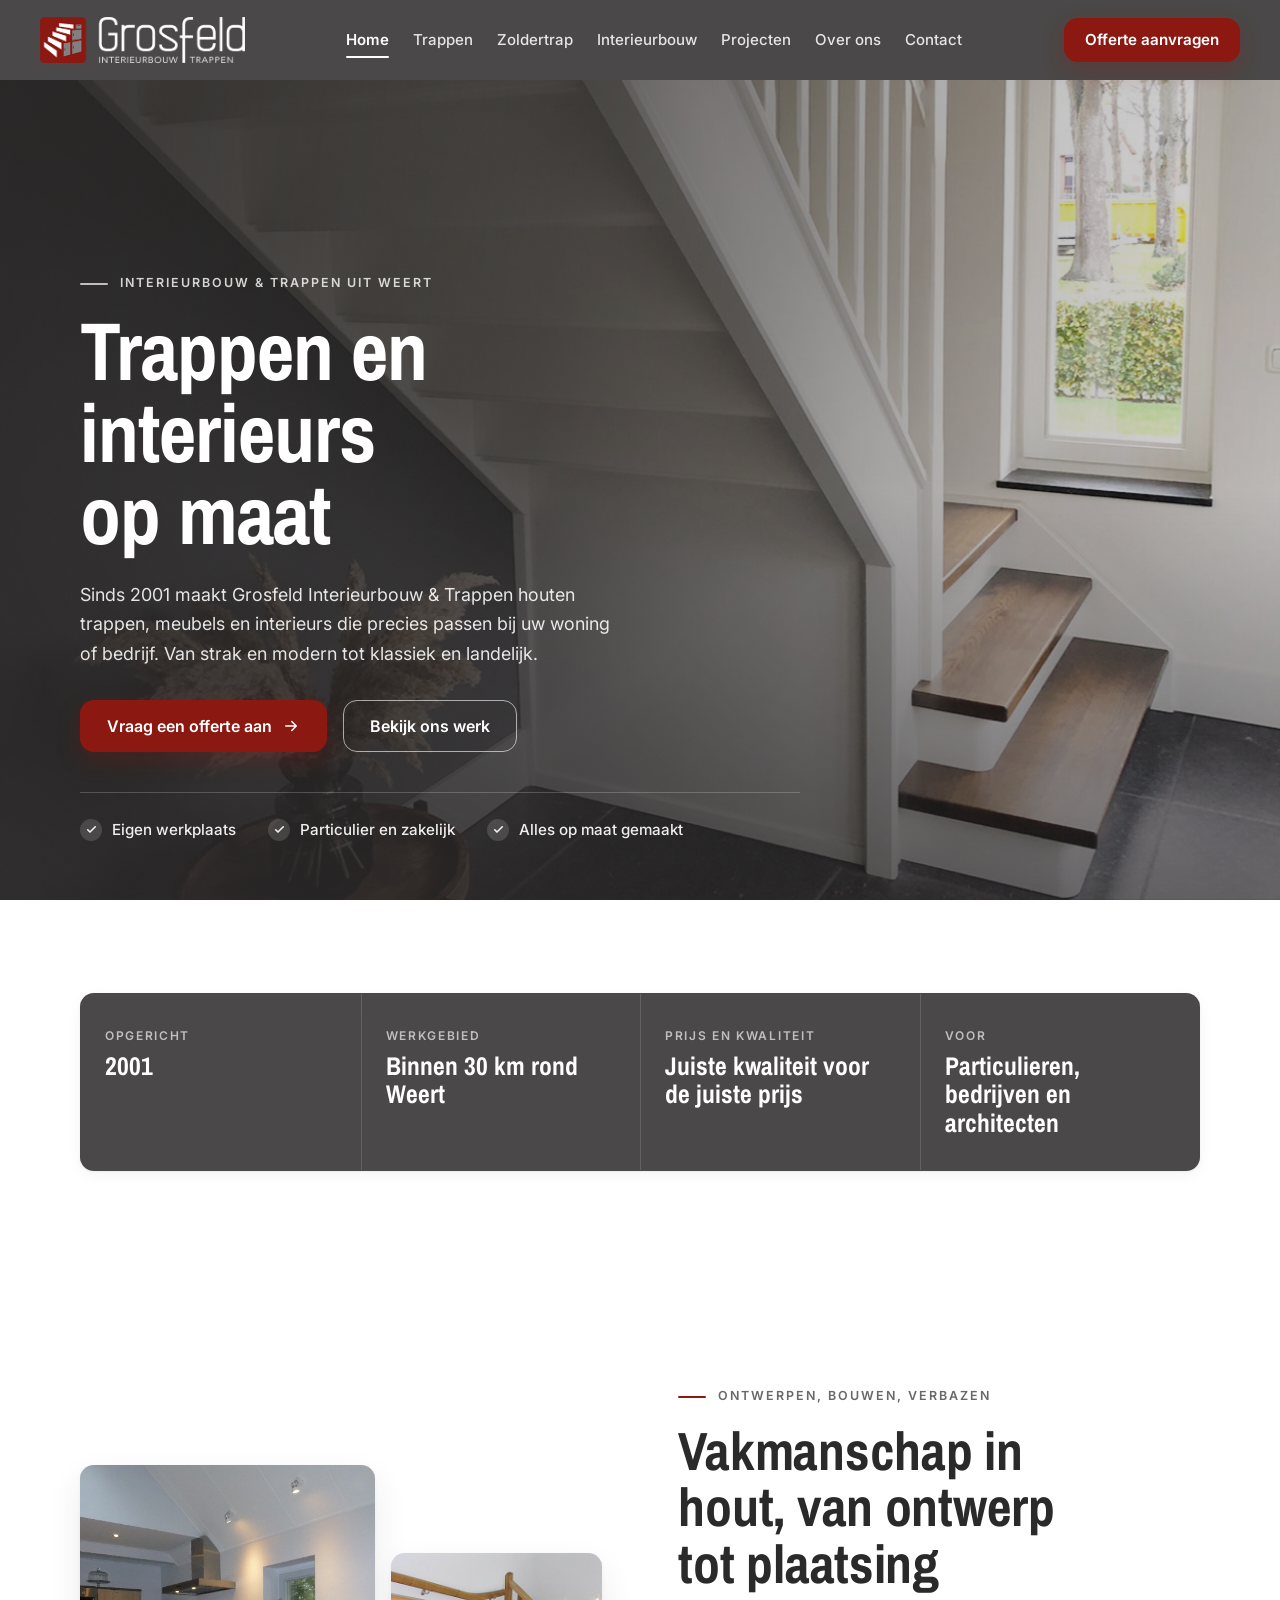
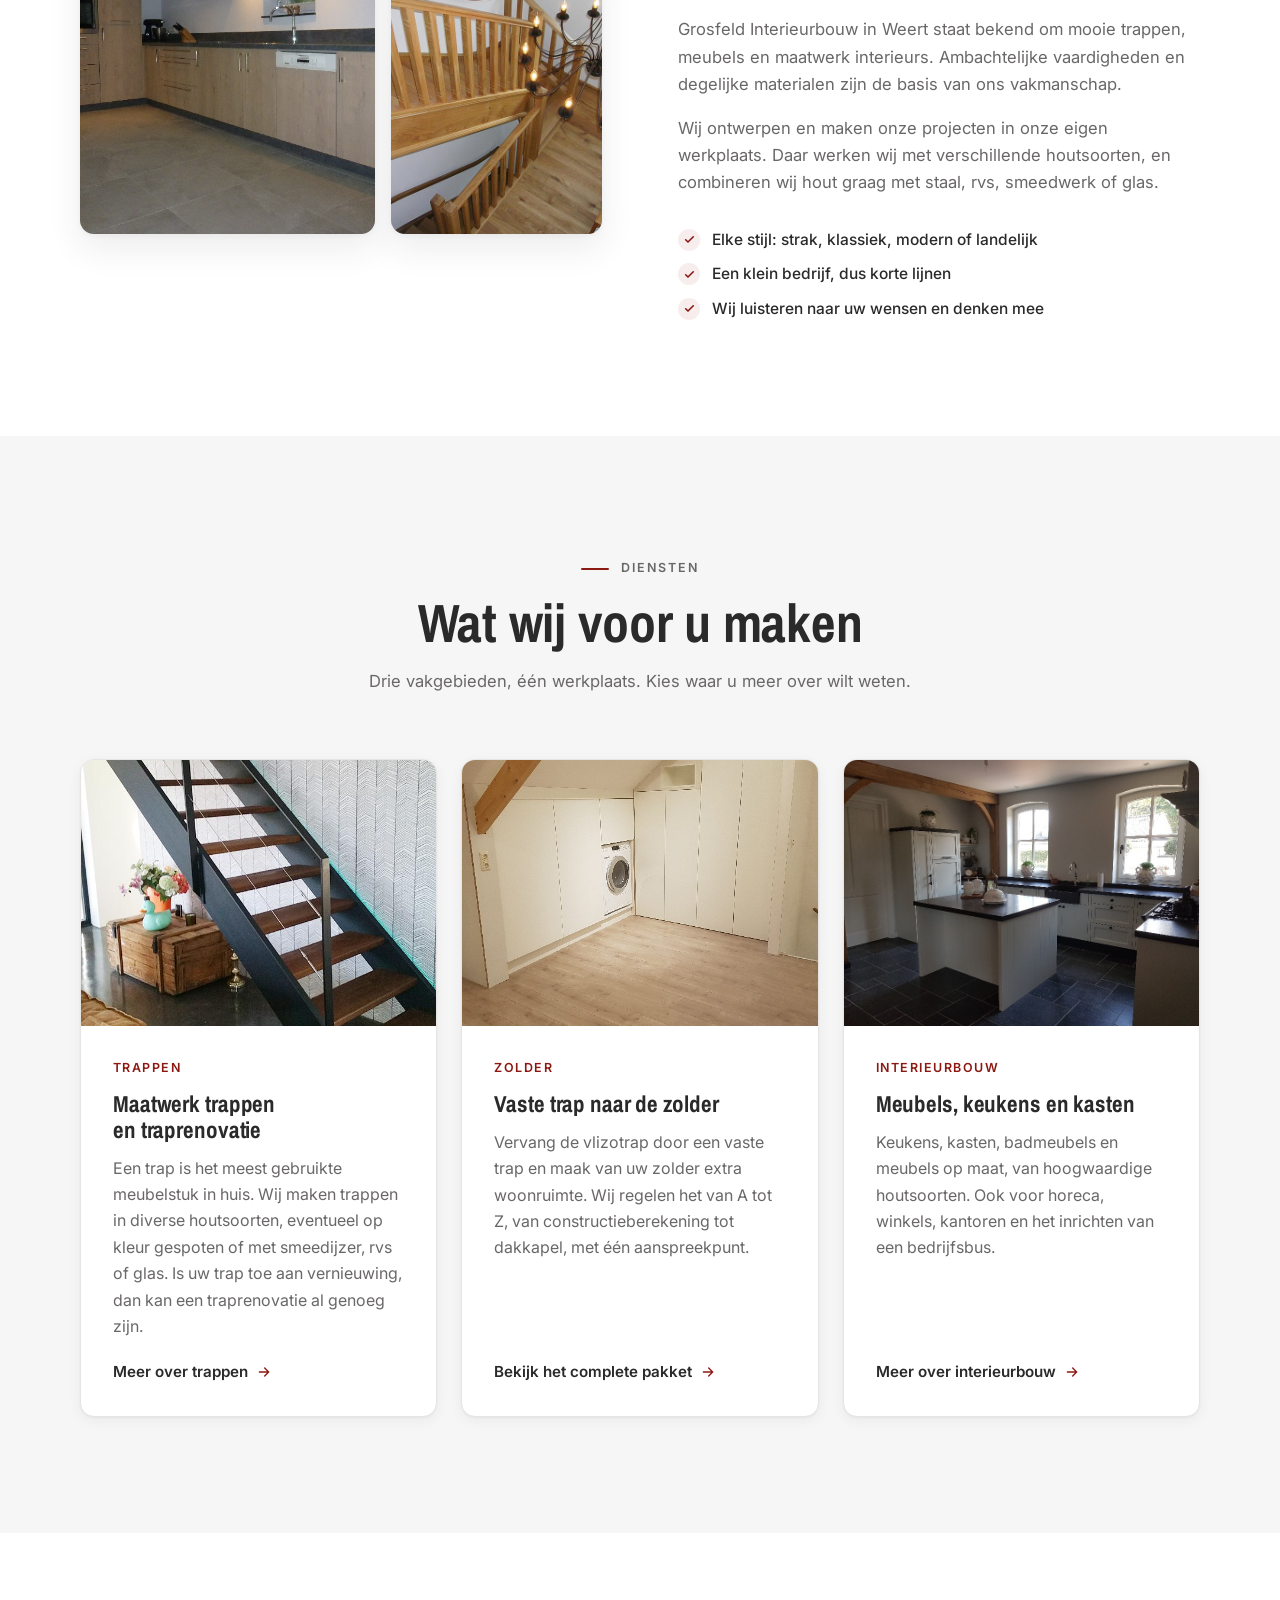
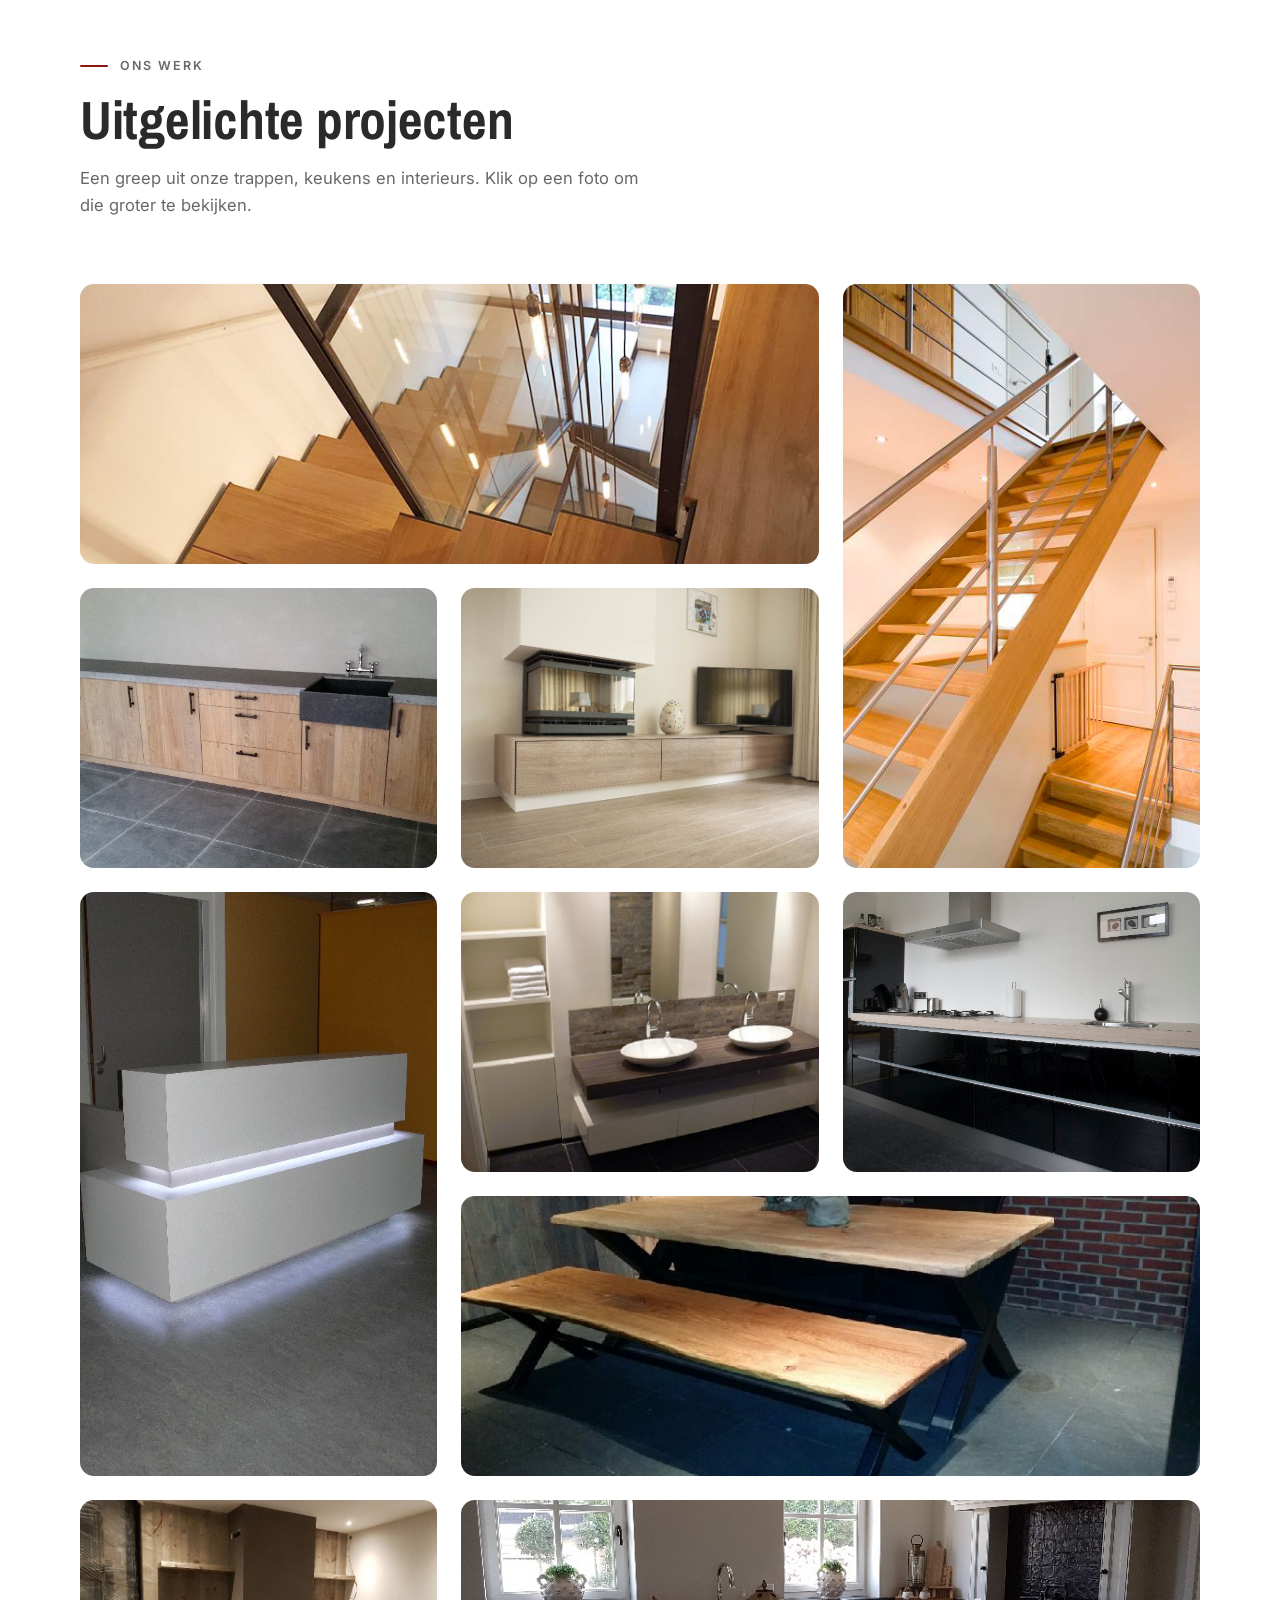
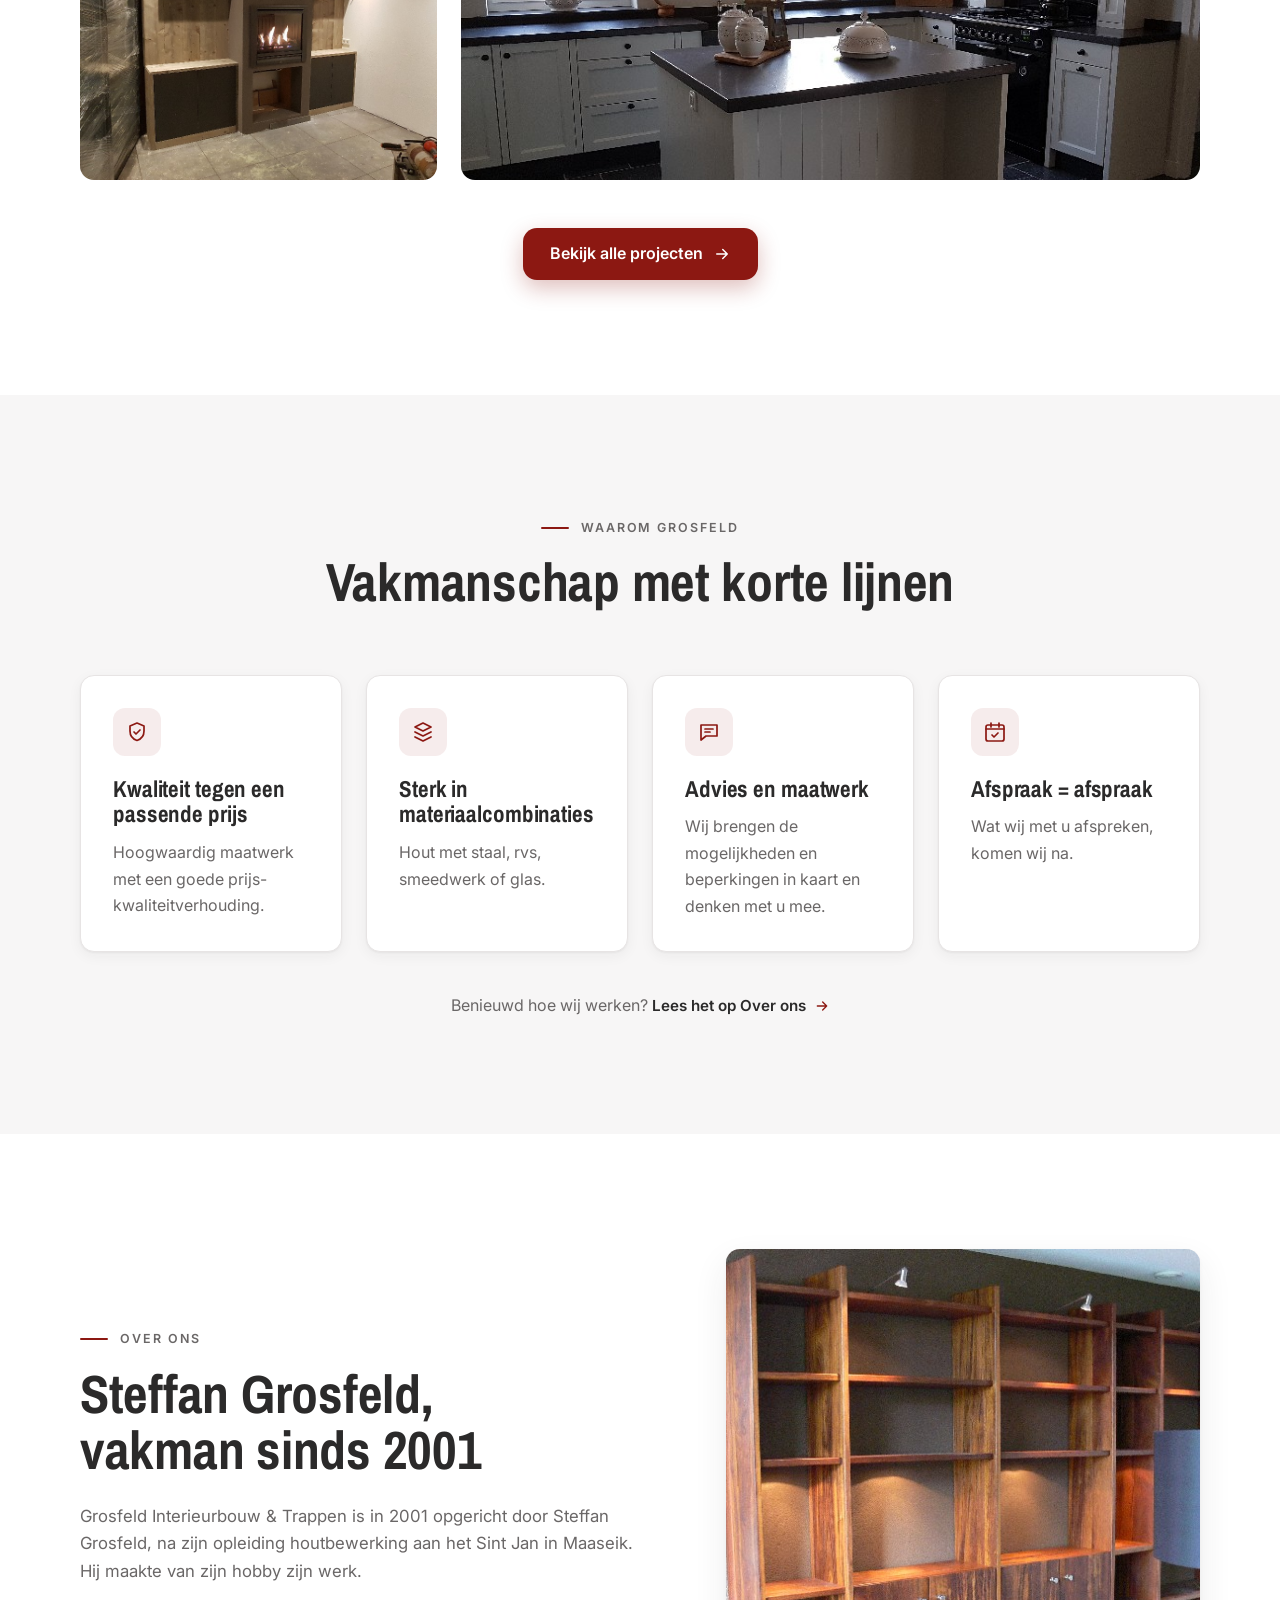
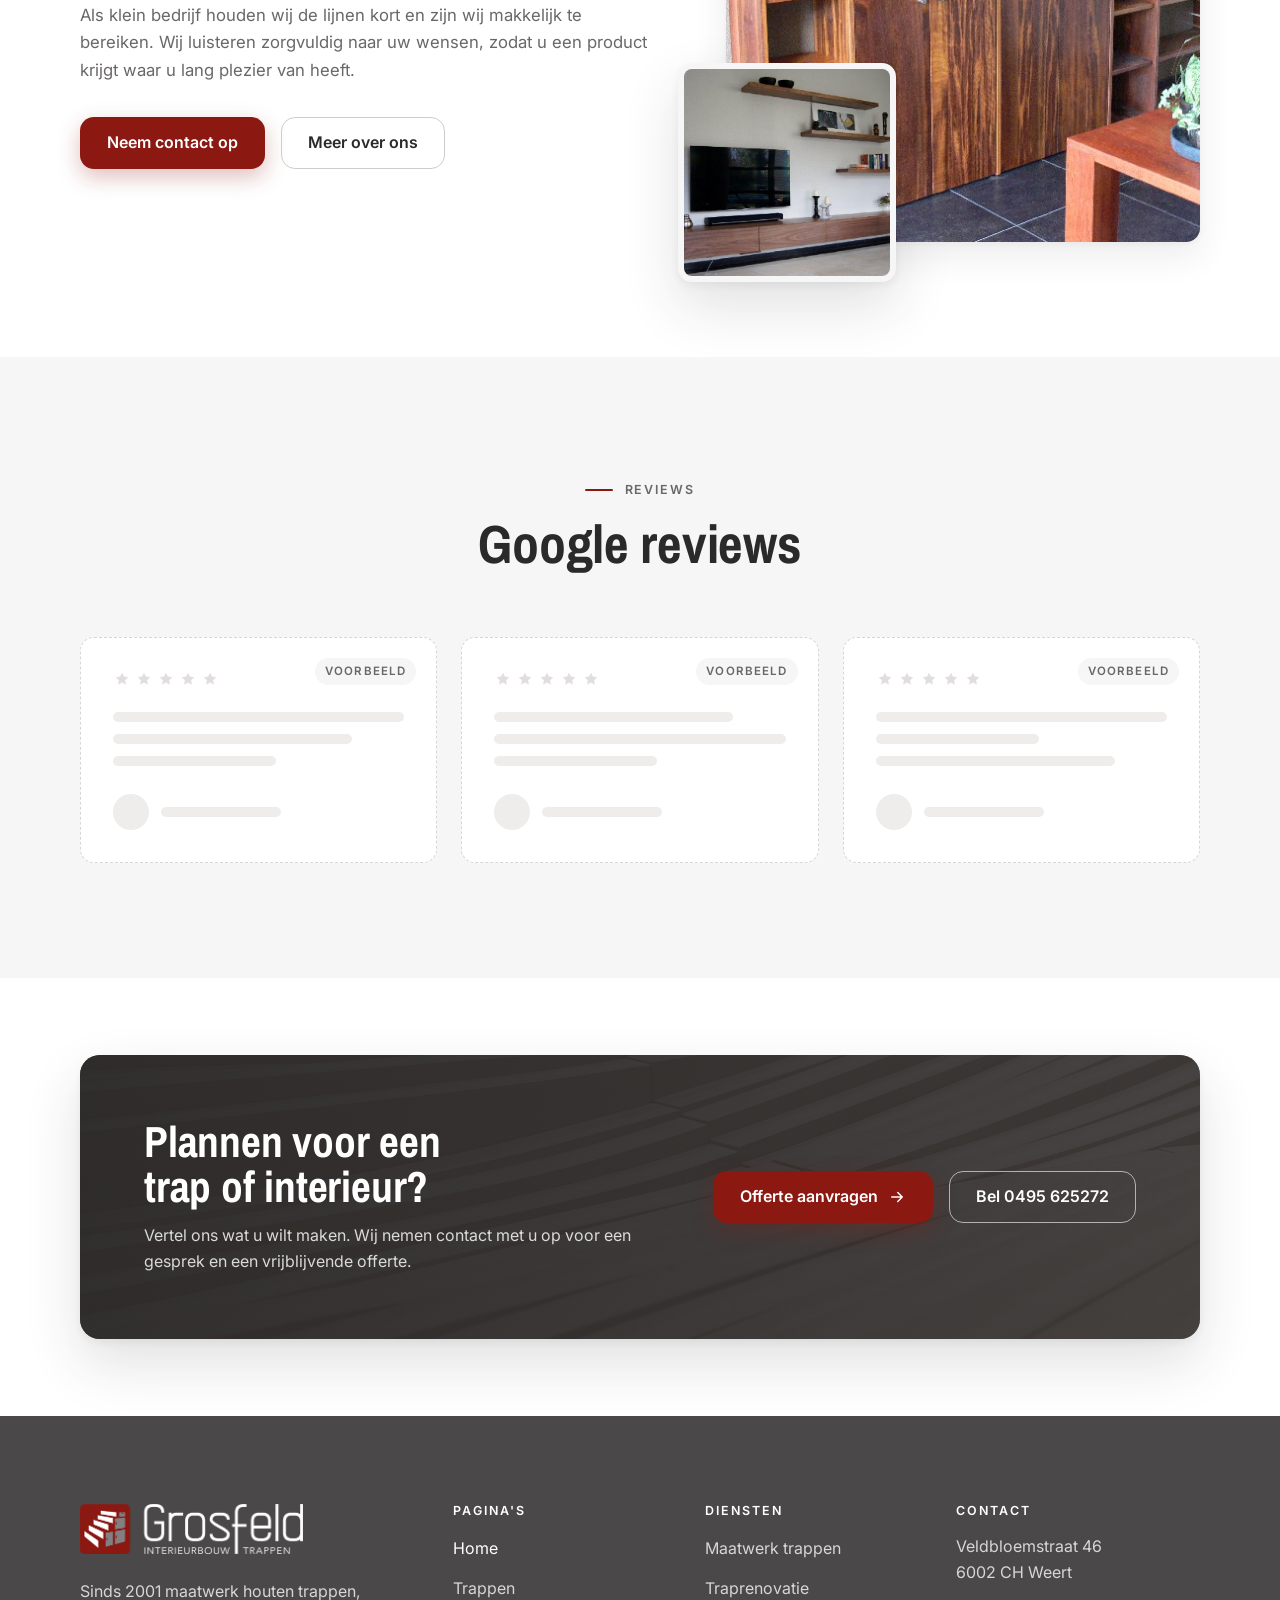
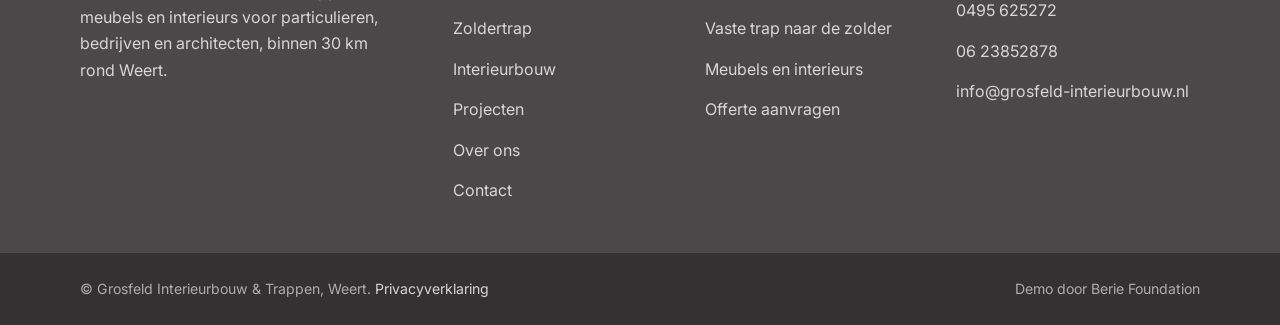
<file: index.html>
<!doctype html>
<html lang="nl">
<head>
<meta charset="utf-8">
<meta name="viewport" content="width=device-width, initial-scale=1">
<title>Trappen en interieurbouw op maat | Grosfeld Interieurbouw &amp; Trappen Weert (demo)</title>
<meta name="description" content="Sinds 2001 maakt Grosfeld Interieurbouw &amp; Trappen uit Weert houten trappen, zoldertrappen, keukens, kasten en meubels op maat, binnen 30 km rond Weert.">
<meta name="theme-color" content="#4a4848">
<meta name="robots" content="noindex">
<link rel="icon" href="img/icoon.png">
<link rel="preconnect" href="https://fonts.googleapis.com">
<link rel="preconnect" href="https://fonts.gstatic.com" crossorigin>
<link href="https://fonts.googleapis.com/css2?family=Archivo+Narrow:wght@400;700&family=Inter:wght@400;500;600&display=swap" rel="stylesheet">
<link rel="stylesheet" href="css/style.css">
<!-- Vangnet: zonder werkend script blijft alle inhoud zichtbaar -->
<script>document.documentElement.classList.add('js');setTimeout(function(){if(!window.__revealOK)document.documentElement.classList.remove('js');},2500);</script>
<style>
/* Home: knop onder de uitgelichte projecten */
.home-more { justify-content: center; margin-top: clamp(32px, 4vw, 48px); }
</style>
</head>
<body>
<a class="skip" href="#main">Naar de inhoud</a>

<!-- ===== Header (zwevende navbar, blijft altijd staan) ===== -->
<header class="site-header" id="top">
  <div class="site-header__bar">
    <a class="logo" href="index.html" aria-label="Grosfeld Interieurbouw &amp; Trappen, naar de homepagina">
      <img src="img/interieurbouw-grosfeld-weert.png" alt="Grosfeld Interieurbouw &amp; Trappen" width="450" height="101">
    </a>
    <nav class="nav" aria-label="Hoofdmenu">
      <a href="index.html" aria-current="page">Home</a>
      <a href="trappen.html">Trappen</a>
      <a href="zoldertrap.html">Zoldertrap</a>
      <a href="interieurbouw.html">Interieurbouw</a>
      <a href="projecten.html">Projecten</a>
      <a href="over-ons.html">Over ons</a>
      <a href="contact.html">Contact</a>
    </nav>
    <div class="site-header__actions">
      <a class="phone" href="tel:+31495625272"><svg viewBox="0 0 24 24" fill="none" stroke="currentColor" stroke-width="2" stroke-linecap="round" stroke-linejoin="round" aria-hidden="true"><path d="M22 16.9v3a2 2 0 0 1-2.2 2 19.8 19.8 0 0 1-8.6-3.1 19.5 19.5 0 0 1-6-6A19.8 19.8 0 0 1 2.1 4.2 2 2 0 0 1 4.1 2h3a2 2 0 0 1 2 1.7c.1 1 .4 1.9.7 2.8a2 2 0 0 1-.5 2.1L8 9.9a16 16 0 0 0 6 6l1.3-1.3a2 2 0 0 1 2.1-.4c.9.3 1.8.6 2.8.7a2 2 0 0 1 1.7 2z"/></svg>0495 625272</a>
      <a class="btn btn--red btn--sm" href="contact.html#offerte">Offerte aanvragen</a>
      <button class="burger" type="button" aria-label="Menu openen" aria-expanded="false" aria-controls="drawer"><span></span><span></span><span></span></button>
    </div>
  </div>
</header>

<div class="overlay" aria-hidden="true"></div>
<aside class="drawer" id="drawer" aria-label="Mobiel menu" aria-hidden="true" inert>
  <button class="drawer__close" type="button" aria-label="Menu sluiten">&times;</button>
  <nav aria-label="Mobiel hoofdmenu">
    <a href="index.html" aria-current="page">Home</a>
    <a href="trappen.html">Trappen</a>
    <a href="zoldertrap.html">Zoldertrap</a>
    <a href="interieurbouw.html">Interieurbouw</a>
    <a href="projecten.html">Projecten</a>
    <a href="over-ons.html">Over ons</a>
    <a href="contact.html">Contact</a>
  </nav>
  <div class="drawer__buttons">
    <a class="btn btn--red" href="contact.html#offerte">Offerte aanvragen</a>
    <a class="btn btn--light" href="tel:+31495625272">Bel 0495 625272</a>
  </div>
</aside>

<div class="mobilebar" role="region" aria-label="Snel contact">
  <a class="btn btn--light" href="tel:+31495625272">Bellen</a>
  <a class="btn btn--red" href="contact.html#offerte">Offerte aanvragen</a>
</div>

<main id="main">

<!-- INHOUD -->

<!-- ===== Hero ===== -->
<section class="hero" aria-labelledby="hero-titel">
  <img class="hero__img" src="img/maatwerk-trappen-weert.jpg" alt="" width="1450" height="800" fetchpriority="high">
  <div class="wrap">
    <p class="eyebrow eyebrow--light reveal">Interieurbouw &amp; trappen uit Weert</p>
    <h1 id="hero-titel" class="reveal" style="--d:.08s">Trappen en interieurs op maat</h1>
    <p class="hero__lead reveal" style="--d:.16s">Sinds 2001 maakt Grosfeld Interieurbouw &amp; Trappen houten trappen, meubels en interieurs die precies passen bij uw woning of bedrijf. Van strak en modern tot klassiek en landelijk.</p>
    <div class="btn-row reveal" style="--d:.24s">
      <a class="btn btn--red" href="contact.html#offerte">Vraag een offerte aan <svg viewBox="0 0 24 24" fill="none" stroke="currentColor" stroke-width="2" stroke-linecap="round" stroke-linejoin="round" aria-hidden="true"><path d="M5 12h14M13 6l6 6-6 6"/></svg></a>
      <a class="btn btn--light" href="projecten.html">Bekijk ons werk</a>
    </div>
    <ul class="hero__facts reveal" style="--d:.32s" aria-label="Kenmerken">
      <li><span class="check"><svg viewBox="0 0 24 24"><path d="M5 12.5l4.2 4.2L19 7"/></svg></span>Eigen werkplaats</li>
      <li><span class="check"><svg viewBox="0 0 24 24"><path d="M5 12.5l4.2 4.2L19 7"/></svg></span>Particulier en zakelijk</li>
      <li><span class="check"><svg viewBox="0 0 24 24"><path d="M5 12.5l4.2 4.2L19 7"/></svg></span>Alles op maat gemaakt</li>
    </ul>
  </div>
</section>

<!-- ===== USP-strip ===== -->
<section class="section section--tight" aria-label="Kenmerken van Grosfeld">
  <div class="wrap">
    <dl class="facts facts--dark reveal">
      <div class="fact"><dt class="fact__k">Opgericht</dt><dd class="fact__v">2001</dd></div>
      <div class="fact"><dt class="fact__k">Werkgebied</dt><dd class="fact__v">Binnen 30 km rond Weert</dd></div>
      <div class="fact"><dt class="fact__k">Prijs en kwaliteit</dt><dd class="fact__v">Juiste kwaliteit voor de juiste prijs</dd></div>
      <div class="fact"><dt class="fact__k">Voor</dt><dd class="fact__v">Particulieren, bedrijven en architecten</dd></div>
    </dl>
  </div>
</section>

<!-- ===== Intro ===== -->
<section class="section" aria-labelledby="intro-titel">
  <div class="wrap">
    <div class="split">
      <div class="split__media reveal">
        <div class="split__duo">
          <div class="media"><button type="button" class="zoom" data-zoom="intro" data-caption="Eiken keuken onder een schuin dak"><img src="img/Interieurbouw-keukens00023.jpg" alt="Lange eiken keuken onder een schuin dak met afzuigkap en inbouwapparatuur" loading="lazy" width="800" height="600"></button></div>
          <div class="media"><button type="button" class="zoom" data-zoom="intro" data-caption="Eiken trap met spijlen"><img src="img/Grosfeld-Interieurbouw-trappen.jpg" alt="Eiken trap met houten spijlen en een kroonluchter, van bovenaf gezien" loading="lazy" width="800" height="600"></button></div>
        </div>
      </div>
      <div class="split__text reveal" style="--d:.08s">
        <p class="eyebrow">Ontwerpen, bouwen, verbazen</p>
        <h2 class="h2" id="intro-titel">Vakmanschap in hout, van ontwerp tot plaatsing</h2>
        <p>Grosfeld Interieurbouw in Weert staat bekend om mooie trappen, meubels en maatwerk interieurs. Ambachtelijke vaardigheden en degelijke materialen zijn de basis van ons vakmanschap.</p>
        <p>Wij ontwerpen en maken onze projecten in onze eigen werkplaats. Daar werken wij met verschillende houtsoorten, en combineren wij hout graag met staal, rvs, smeedwerk of glas.</p>
        <ul class="checks checks--1">
          <li><span class="check"><svg viewBox="0 0 24 24"><path d="M5 12.5l4.2 4.2L19 7"/></svg></span>Elke stijl: strak, klassiek, modern of landelijk</li>
          <li><span class="check"><svg viewBox="0 0 24 24"><path d="M5 12.5l4.2 4.2L19 7"/></svg></span>Een klein bedrijf, dus korte lijnen</li>
          <li><span class="check"><svg viewBox="0 0 24 24"><path d="M5 12.5l4.2 4.2L19 7"/></svg></span>Wij luisteren naar uw wensen en denken mee</li>
        </ul>
      </div>
    </div>
  </div>
</section>

<!-- ===== Diensten ===== -->
<section class="section section--soft" aria-labelledby="diensten-titel">
  <div class="wrap">
    <header class="head head--center reveal">
      <p class="eyebrow">Diensten</p>
      <h2 class="h2" id="diensten-titel">Wat wij voor u maken</h2>
      <p class="lead">Drie vakgebieden, één werkplaats. Kies waar u meer over wilt weten.</p>
    </header>
    <div class="services">
      <article class="card service reveal">
        <div class="media"><img src="img/trap-zwart-modern.jpg" alt="Moderne trap met een donkere stalen constructie, houten treden en een kabelleuning" loading="lazy" width="600" height="1067"></div>
        <div class="service__body">
          <span class="service__tag">Trappen</span>
          <h3 class="h3">Maatwerk trappen en traprenovatie</h3>
          <p>Een trap is het meest gebruikte meubelstuk in huis. Wij maken trappen in diverse houtsoorten, eventueel op kleur gespoten of met smeedijzer, rvs of glas. Is uw trap toe aan vernieuwing, dan kan een traprenovatie al genoeg zijn.</p>
          <a class="link" href="trappen.html">Meer over trappen <svg viewBox="0 0 24 24" fill="none" stroke="currentColor" stroke-width="2" stroke-linecap="round" stroke-linejoin="round" aria-hidden="true"><path d="M5 12h14M13 6l6 6-6 6"/></svg></a>
        </div>
      </article>
      <article class="card service reveal" style="--d:.08s">
        <div class="media"><img src="img/Interieurbouw-meubels00013.jpg" alt="Afgewerkte zolderkamer met witte inbouwkasten onder houten balken" loading="lazy" width="600" height="800"></div>
        <div class="service__body">
          <span class="service__tag">Zolder</span>
          <h3 class="h3">Vaste trap naar de zolder</h3>
          <p>Vervang de vlizotrap door een vaste trap en maak van uw zolder extra woonruimte. Wij regelen het van A tot Z, van constructieberekening tot dakkapel, met één aanspreekpunt.</p>
          <a class="link" href="zoldertrap.html">Bekijk het complete pakket <svg viewBox="0 0 24 24" fill="none" stroke="currentColor" stroke-width="2" stroke-linecap="round" stroke-linejoin="round" aria-hidden="true"><path d="M5 12h14M13 6l6 6-6 6"/></svg></a>
        </div>
      </article>
      <article class="card service reveal" style="--d:.16s">
        <div class="media"><img src="img/Interieurbouw-keukens00013.jpg" alt="Witte landelijke keuken met kookeiland, donkere werkbladen en boogramen" loading="lazy" width="800" height="600"></div>
        <div class="service__body">
          <span class="service__tag">Interieurbouw</span>
          <h3 class="h3">Meubels, keukens en kasten</h3>
          <p>Keukens, kasten, badmeubels en meubels op maat, van hoogwaardige houtsoorten. Ook voor horeca, winkels, kantoren en het inrichten van een bedrijfsbus.</p>
          <a class="link" href="interieurbouw.html">Meer over interieurbouw <svg viewBox="0 0 24 24" fill="none" stroke="currentColor" stroke-width="2" stroke-linecap="round" stroke-linejoin="round" aria-hidden="true"><path d="M5 12h14M13 6l6 6-6 6"/></svg></a>
        </div>
      </article>
    </div>
  </div>
</section>

<!-- ===== Uitgelichte projecten ===== -->
<section class="section" aria-labelledby="projecten-titel">
  <div class="wrap">
    <header class="head head--row reveal">
      <div>
        <p class="eyebrow">Ons werk</p>
        <h2 class="h2" id="projecten-titel">Uitgelichte projecten</h2>
        <p class="lead" style="margin-top:16px">Een greep uit onze trappen, keukens en interieurs. Klik op een foto om die groter te bekijken.</p>
      </div>
    </header>
    <div class="gallery" id="galerij-home">
      <figure class="shot is-wide reveal" data-cat="trappen"><button type="button" aria-label="Foto vergroten: eiken trap met glas"><img src="img/eiken-trap-maatwerk.jpg" alt="Eiken trap met glazen balustrade, donkere stalen rand en hanglampen" loading="lazy" width="800" height="600"></button><figcaption>Eiken trap met glas</figcaption></figure>
      <figure class="shot is-tall reveal" style="--d:.06s" data-cat="trappen"><button type="button" aria-label="Foto vergroten: eiken trap met rvs leuning"><img src="img/Trappen-Custers-009.jpg" alt="Open eiken trap met rvs leuning en stalen spijlen in een lichte hal" loading="lazy" width="416" height="624"></button><figcaption>Eiken trap met rvs leuning</figcaption></figure>
      <figure class="shot reveal" data-cat="keukens"><button type="button" aria-label="Foto vergroten: eiken keuken"><img src="img/Interieurbouw-keukens00002.jpg" alt="Lange eiken keuken met donkere spoelbak en een werkblad in betonlook" loading="lazy" width="800" height="450"></button><figcaption>Eiken keuken</figcaption></figure>
      <figure class="shot reveal" style="--d:.06s" data-cat="interieur"><button type="button" aria-label="Foto vergroten: eiken mediawand met haard"><img src="img/Interieurbouw-meubels00062.jpg" alt="Lichte eiken mediawand met lades, ingebouwde haard en televisie" loading="lazy" width="800" height="600"></button><figcaption>Eiken mediawand met haard</figcaption></figure>
      <figure class="shot is-tall reveal" data-cat="zakelijk"><button type="button" aria-label="Foto vergroten: witte receptiebalie"><img src="img/Interieurbouw-zakelijk00005.jpg" alt="Witte receptiebalie op maat met blauwe ledverlichting onder de bovenrand" loading="lazy" width="600" height="800"></button><figcaption>Witte receptiebalie</figcaption></figure>
      <figure class="shot reveal" style="--d:.06s" data-cat="badkamer"><button type="button" aria-label="Foto vergroten: zwevend badmeubel"><img src="img/Interieurbouw-meubels00046.jpg" alt="Zwevend badmeubel met donker blad en twee ronde wastafels" loading="lazy" width="800" height="600"></button><figcaption>Zwevend badmeubel</figcaption></figure>
      <figure class="shot reveal" data-cat="keukens"><button type="button" aria-label="Foto vergroten: hoogglans zwarte keuken"><img src="img/Interieurbouw-keukens00018.jpg" alt="Lange hoogglans zwarte keuken met rvs afwerking en afzuigkap" loading="lazy" width="800" height="533"></button><figcaption>Hoogglans zwarte keuken</figcaption></figure>
      <figure class="shot is-wide reveal" style="--d:.06s" data-cat="interieur"><button type="button" aria-label="Foto vergroten: massief eiken tafel met bank"><img src="img/Interieurbouw-meubels00057.jpg" alt="Massief eiken tafel met natuurlijke randen en een bank op zwarte X-poten" loading="lazy" width="800" height="450"></button><figcaption>Massief eiken tafel met bank</figcaption></figure>
      <figure class="shot reveal" data-cat="interieur"><button type="button" aria-label="Foto vergroten: haardwand met steigerhout"><img src="img/Interieurbouw-meubels00022.jpg" alt="Haard in een wandmeubel met steigerhouten planken en grijze kastjes" loading="lazy" width="800" height="600"></button><figcaption>Haardwand met steigerhout</figcaption></figure>
      <figure class="shot is-wide reveal" style="--d:.06s" data-cat="keukens"><button type="button" aria-label="Foto vergroten: U-keuken met zwart fornuis"><img src="img/Interieurbouw-keukens00014.jpg" alt="U-vormige witte keuken met donker werkblad en een zwart fornuis" loading="lazy" width="800" height="600"></button><figcaption>U-keuken met zwart fornuis</figcaption></figure>
    </div>
    <div class="btn-row home-more reveal">
      <a class="btn btn--red" href="projecten.html">Bekijk alle projecten <svg viewBox="0 0 24 24" fill="none" stroke="currentColor" stroke-width="2" stroke-linecap="round" stroke-linejoin="round" aria-hidden="true"><path d="M5 12h14M13 6l6 6-6 6"/></svg></a>
    </div>
  </div>
</section>

<!-- ===== Waarom Grosfeld ===== -->
<section class="section section--soft" aria-labelledby="waarom-titel">
  <div class="wrap">
    <header class="head head--center reveal">
      <p class="eyebrow">Waarom Grosfeld</p>
      <h2 class="h2" id="waarom-titel">Vakmanschap met korte lijnen</h2>
    </header>
    <ul class="values values--4">
      <li class="card value reveal">
        <span class="icon"><svg viewBox="0 0 24 24"><path d="M12 3l7 3v5c0 4.5-3 8.2-7 9.5-4-1.3-7-5-7-9.5V6l7-3z"/><path d="M9 12l2 2 4-4"/></svg></span>
        <h3 class="h3">Kwaliteit tegen een passende prijs</h3>
        <p>Hoogwaardig maatwerk met een goede prijs-kwaliteitverhouding.</p>
      </li>
      <li class="card value reveal" style="--d:.06s">
        <span class="icon"><svg viewBox="0 0 24 24"><path d="M4 7l8-4 8 4-8 4-8-4z"/><path d="M4 12l8 4 8-4"/><path d="M4 17l8 4 8-4"/></svg></span>
        <h3 class="h3">Sterk in materiaal&shy;combinaties</h3>
        <p>Hout met staal, rvs, smeedwerk of glas.</p>
      </li>
      <li class="card value reveal" style="--d:.12s">
        <span class="icon"><svg viewBox="0 0 24 24"><path d="M4 5h16v11H9l-5 4V5z"/><path d="M8 9h8"/><path d="M8 12h5"/></svg></span>
        <h3 class="h3">Advies en maatwerk</h3>
        <p>Wij brengen de mogelijkheden en beperkingen in kaart en denken met u mee.</p>
      </li>
      <li class="card value reveal" style="--d:.18s">
        <span class="icon"><svg viewBox="0 0 24 24"><rect x="3" y="5" width="18" height="16" rx="2"/><path d="M3 9h18M8 3v4M16 3v4"/><path d="M9 15l2 2 4-4"/></svg></span>
        <h3 class="h3">Afspraak = afspraak</h3>
        <p>Wat wij met u afspreken, komen wij na.</p>
      </li>
    </ul>
    <p class="reveal" style="margin-top:40px;text-align:center;color:var(--muted)">Benieuwd hoe wij werken? <a class="link" href="over-ons.html#werkwijze-titel">Lees het op Over ons <svg viewBox="0 0 24 24" fill="none" stroke="currentColor" stroke-width="2" stroke-linecap="round" stroke-linejoin="round" aria-hidden="true"><path d="M5 12h14M13 6l6 6-6 6"/></svg></a></p>
  </div>
</section>

<!-- ===== Over ons ===== -->
<section class="section" aria-labelledby="over-titel">
  <div class="wrap about">
    <div class="about__text reveal">
      <p class="eyebrow">Over ons</p>
      <h2 class="h2" id="over-titel">Steffan Grosfeld, vakman sinds 2001</h2>
      <p>Grosfeld Interieurbouw &amp; Trappen is in 2001 opgericht door Steffan Grosfeld, na zijn opleiding houtbewerking aan het Sint Jan in Maaseik. Hij maakte van zijn hobby zijn werk.</p>
      <p>Als klein bedrijf houden wij de lijnen kort en zijn wij makkelijk te bereiken. Wij luisteren zorgvuldig naar uw wensen, zodat u een product krijgt waar u lang plezier van heeft.</p>
      <div class="btn-row">
        <a class="btn btn--red" href="contact.html">Neem contact op</a>
        <a class="btn btn--dark" href="over-ons.html">Meer over ons</a>
      </div>
    </div>
    <div class="about__photos reveal" style="--d:.1s">
      <div class="media"><img src="img/Interieurbouw-meubels00045.jpg" alt="Hoge boekenkast van donker hout met verlichte vakken en deurtjes" loading="lazy" width="800" height="600"></div>
      <div class="media media--small"><img src="img/Interieurbouw-meubels00035.jpg" alt="Zwevend tv-meubel van donker hout onder houten wandplanken" loading="lazy" width="800" height="531"></div>
    </div>
  </div>
</section>

<!-- ===== Google reviews (alleen voorbeeldkaarten) ===== -->
<section class="section section--soft" aria-labelledby="reviews-titel">
  <div class="wrap">
    <header class="head head--center reveal">
      <p class="eyebrow">Reviews</p>
      <h2 class="h2" id="reviews-titel">Google reviews</h2>
    </header>
    <div class="reviews">
      <article class="card review reveal" aria-label="Voorbeeldkaart">
        <span class="review__tag">Voorbeeld</span>
        <div class="stars" aria-hidden="true"><svg viewBox="0 0 24 24"><path d="M12 3.5l2.6 5.3 5.8.8-4.2 4.1 1 5.8L12 16.8 6.8 19.5l1-5.8-4.2-4.1 5.8-.8z"/></svg><svg viewBox="0 0 24 24"><path d="M12 3.5l2.6 5.3 5.8.8-4.2 4.1 1 5.8L12 16.8 6.8 19.5l1-5.8-4.2-4.1 5.8-.8z"/></svg><svg viewBox="0 0 24 24"><path d="M12 3.5l2.6 5.3 5.8.8-4.2 4.1 1 5.8L12 16.8 6.8 19.5l1-5.8-4.2-4.1 5.8-.8z"/></svg><svg viewBox="0 0 24 24"><path d="M12 3.5l2.6 5.3 5.8.8-4.2 4.1 1 5.8L12 16.8 6.8 19.5l1-5.8-4.2-4.1 5.8-.8z"/></svg><svg viewBox="0 0 24 24"><path d="M12 3.5l2.6 5.3 5.8.8-4.2 4.1 1 5.8L12 16.8 6.8 19.5l1-5.8-4.2-4.1 5.8-.8z"/></svg></div>
        <span class="bar"></span><span class="bar bar--m"></span><span class="bar bar--s"></span>
        <div class="review__who"><span class="dot"></span><span class="bar"></span></div>
      </article>
      <article class="card review reveal" style="--d:.08s" aria-label="Voorbeeldkaart">
        <span class="review__tag">Voorbeeld</span>
        <div class="stars" aria-hidden="true"><svg viewBox="0 0 24 24"><path d="M12 3.5l2.6 5.3 5.8.8-4.2 4.1 1 5.8L12 16.8 6.8 19.5l1-5.8-4.2-4.1 5.8-.8z"/></svg><svg viewBox="0 0 24 24"><path d="M12 3.5l2.6 5.3 5.8.8-4.2 4.1 1 5.8L12 16.8 6.8 19.5l1-5.8-4.2-4.1 5.8-.8z"/></svg><svg viewBox="0 0 24 24"><path d="M12 3.5l2.6 5.3 5.8.8-4.2 4.1 1 5.8L12 16.8 6.8 19.5l1-5.8-4.2-4.1 5.8-.8z"/></svg><svg viewBox="0 0 24 24"><path d="M12 3.5l2.6 5.3 5.8.8-4.2 4.1 1 5.8L12 16.8 6.8 19.5l1-5.8-4.2-4.1 5.8-.8z"/></svg><svg viewBox="0 0 24 24"><path d="M12 3.5l2.6 5.3 5.8.8-4.2 4.1 1 5.8L12 16.8 6.8 19.5l1-5.8-4.2-4.1 5.8-.8z"/></svg></div>
        <span class="bar bar--m"></span><span class="bar"></span><span class="bar bar--s"></span>
        <div class="review__who"><span class="dot"></span><span class="bar"></span></div>
      </article>
      <article class="card review reveal" style="--d:.16s" aria-label="Voorbeeldkaart">
        <span class="review__tag">Voorbeeld</span>
        <div class="stars" aria-hidden="true"><svg viewBox="0 0 24 24"><path d="M12 3.5l2.6 5.3 5.8.8-4.2 4.1 1 5.8L12 16.8 6.8 19.5l1-5.8-4.2-4.1 5.8-.8z"/></svg><svg viewBox="0 0 24 24"><path d="M12 3.5l2.6 5.3 5.8.8-4.2 4.1 1 5.8L12 16.8 6.8 19.5l1-5.8-4.2-4.1 5.8-.8z"/></svg><svg viewBox="0 0 24 24"><path d="M12 3.5l2.6 5.3 5.8.8-4.2 4.1 1 5.8L12 16.8 6.8 19.5l1-5.8-4.2-4.1 5.8-.8z"/></svg><svg viewBox="0 0 24 24"><path d="M12 3.5l2.6 5.3 5.8.8-4.2 4.1 1 5.8L12 16.8 6.8 19.5l1-5.8-4.2-4.1 5.8-.8z"/></svg><svg viewBox="0 0 24 24"><path d="M12 3.5l2.6 5.3 5.8.8-4.2 4.1 1 5.8L12 16.8 6.8 19.5l1-5.8-4.2-4.1 5.8-.8z"/></svg></div>
        <span class="bar"></span><span class="bar bar--s"></span><span class="bar bar--m"></span>
        <div class="review__who"><span class="dot"></span><span class="bar"></span></div>
      </article>
    </div>
  </div>
</section>

<!-- ===== CTA-band ===== -->
<section class="section section--tight" aria-labelledby="cta-titel">
  <div class="wrap">
    <div class="cta-band reveal">
      <img class="cta-band__img" src="img/interieurbouw-limburg.jpg" alt="" loading="lazy" width="1450" height="800">
      <div>
        <h2 class="h2" id="cta-titel">Plannen voor een trap of interieur?</h2>
        <p>Vertel ons wat u wilt maken. Wij nemen contact met u op voor een gesprek en een vrijblijvende offerte.</p>
      </div>
      <div class="btn-row">
        <a class="btn btn--red" href="contact.html#offerte">Offerte aanvragen <svg viewBox="0 0 24 24" fill="none" stroke="currentColor" stroke-width="2" stroke-linecap="round" stroke-linejoin="round" aria-hidden="true"><path d="M5 12h14M13 6l6 6-6 6"/></svg></a>
        <a class="btn btn--light" href="tel:+31495625272">Bel 0495 625272</a>
      </div>
    </div>
  </div>
</section>

<!-- /INHOUD -->

</main>

<!-- ===== Footer ===== -->
<footer class="footer">
  <div class="wrap footer__grid">
    <div class="footer__brand">
      <img class="footer__logo" src="img/interieurbouw-grosfeld-weert.png" alt="Grosfeld Interieurbouw &amp; Trappen" width="450" height="101" loading="lazy">
      <p>Sinds 2001 maatwerk houten trappen, meubels en interieurs voor particulieren, bedrijven en architecten, binnen 30 km rond Weert.</p>
    </div>
    <nav class="footer__nav" aria-label="Footer">
      <h2>Pagina's</h2>
      <ul>
        <li><a href="index.html">Home</a></li>
        <li><a href="trappen.html">Trappen</a></li>
        <li><a href="zoldertrap.html">Zoldertrap</a></li>
        <li><a href="interieurbouw.html">Interieurbouw</a></li>
        <li><a href="projecten.html">Projecten</a></li>
        <li><a href="over-ons.html">Over ons</a></li>
        <li><a href="contact.html">Contact</a></li>
      </ul>
    </nav>
    <div>
      <h2>Diensten</h2>
      <ul>
        <li><a href="trappen.html">Maatwerk trappen</a></li>
        <li><a href="trappen.html#traprenovatie">Traprenovatie</a></li>
        <li><a href="zoldertrap.html">Vaste trap naar de zolder</a></li>
        <li><a href="interieurbouw.html">Meubels en interieurs</a></li>
        <li><a href="contact.html#offerte">Offerte aanvragen</a></li>
      </ul>
    </div>
    <div>
      <h2>Contact</h2>
      <ul>
        <li>Veldbloemstraat 46<br>6002 CH Weert</li>
        <li><a href="tel:+31495625272">0495 625272</a></li>
        <li><a href="tel:+31623852878">06 23852878</a></li>
        <li><a href="mailto:info@grosfeld-interieurbouw.nl">info@grosfeld-interieurbouw.nl</a></li>
      </ul>
    </div>
  </div>
  <div class="footer__bottom">
    <div class="wrap">
      <p>&copy; Grosfeld Interieurbouw &amp; Trappen, Weert. <a href="privacy.html">Privacyverklaring</a></p>
      <p>Demo door Berie Foundation</p>
    </div>
  </div>
</footer>

<script src="js/main.js"></script>
</body>
</html>
</file>
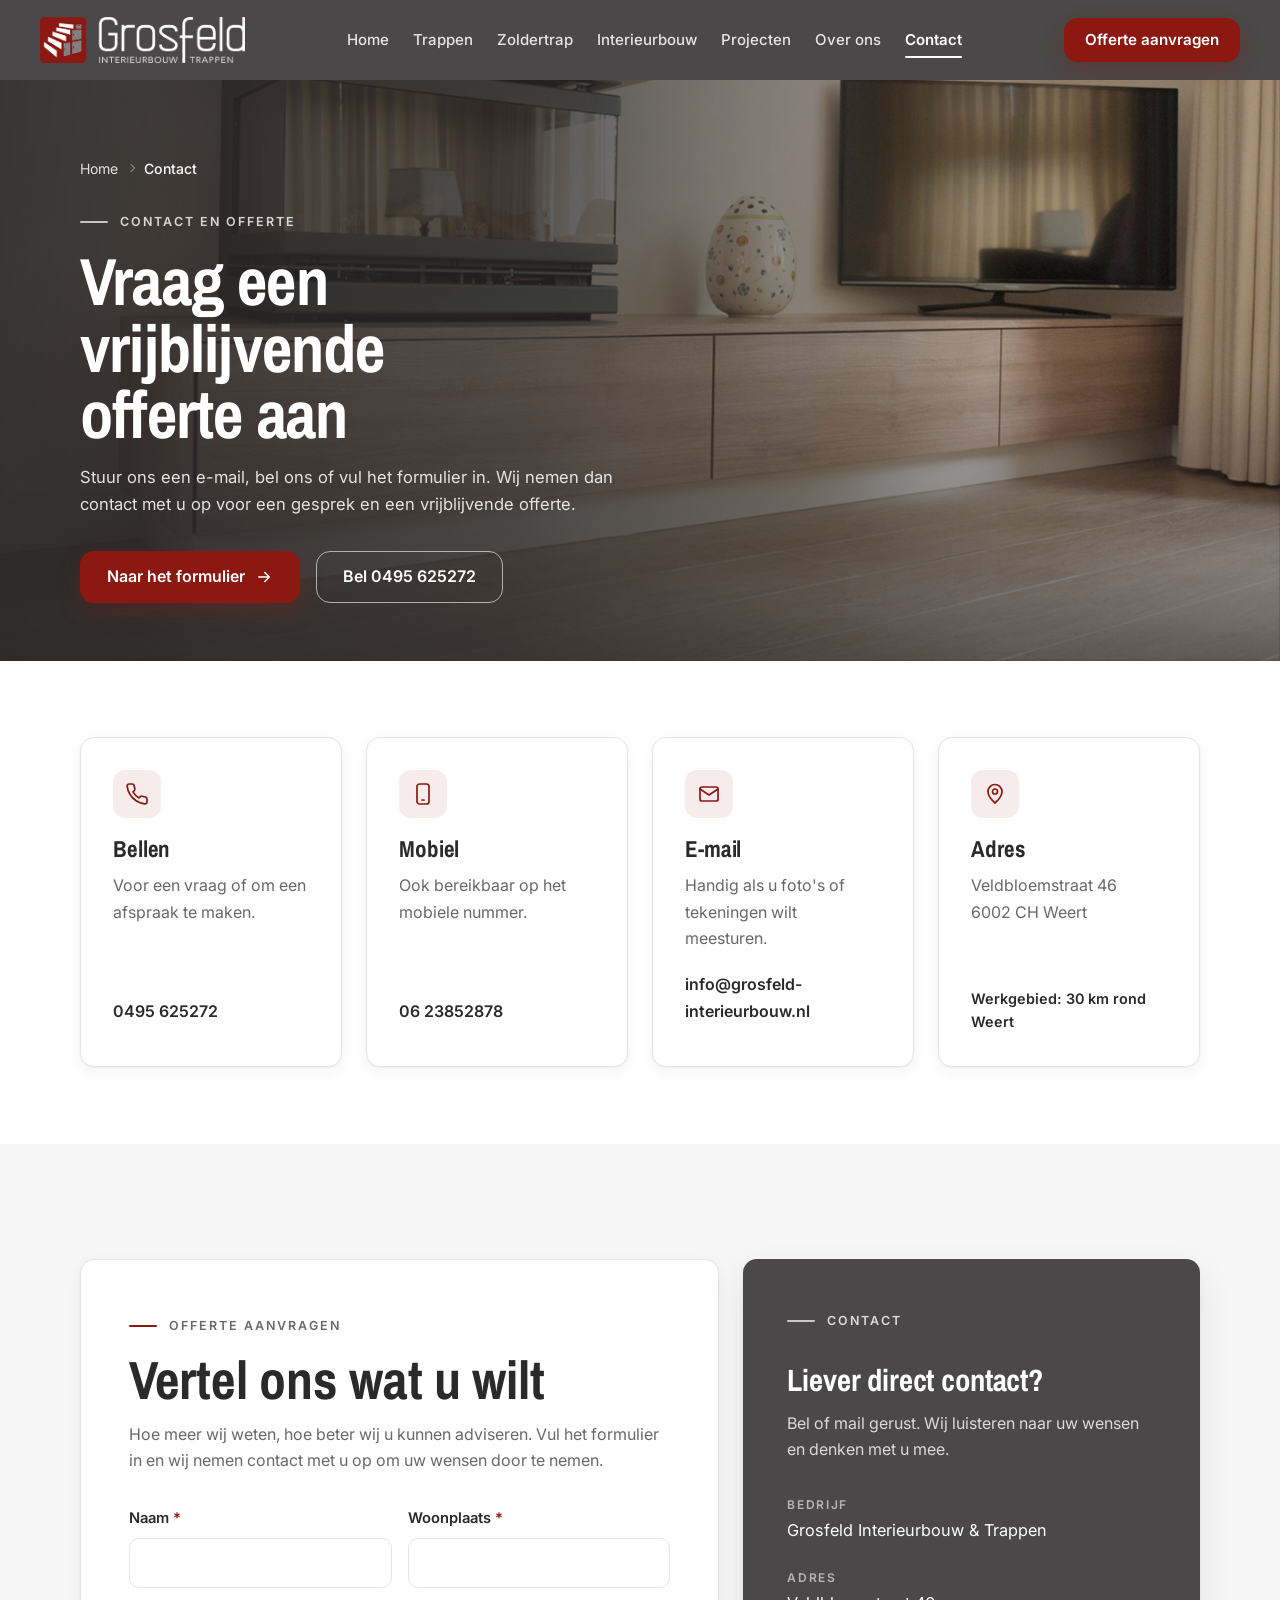
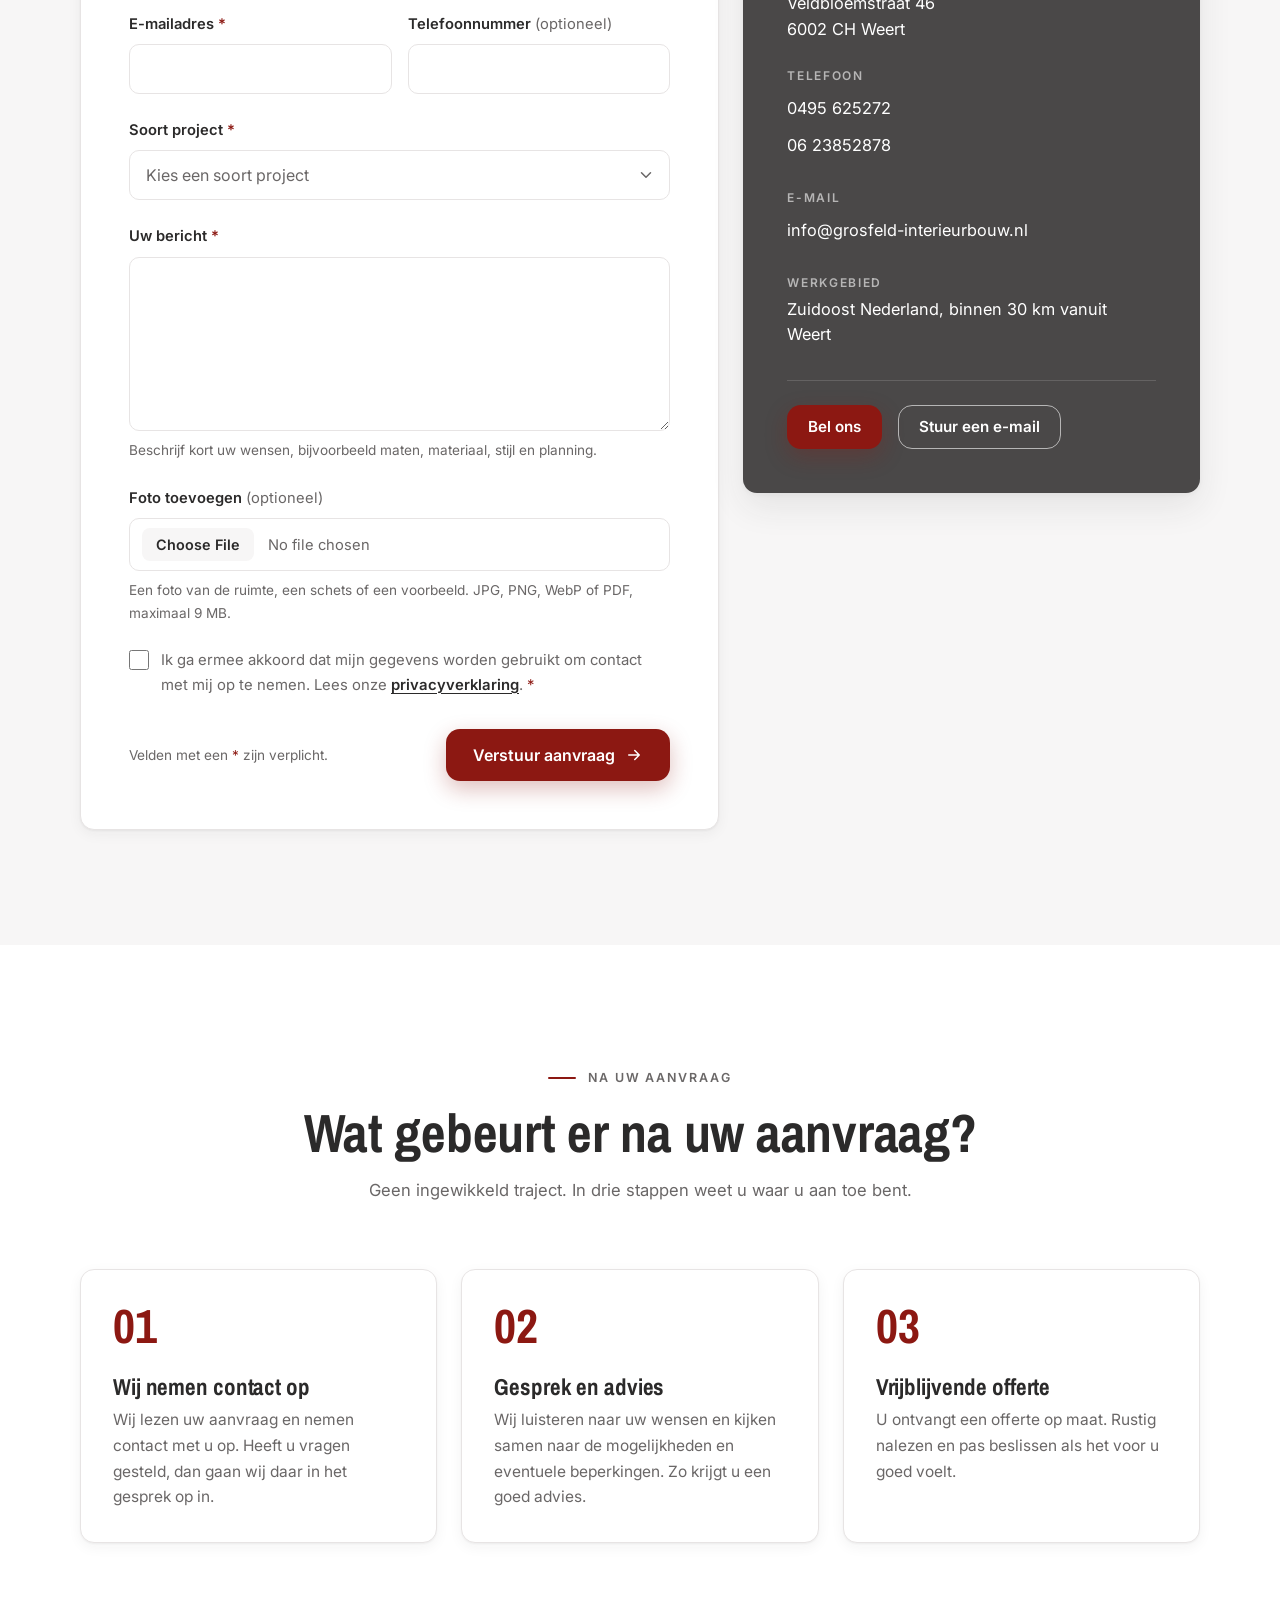
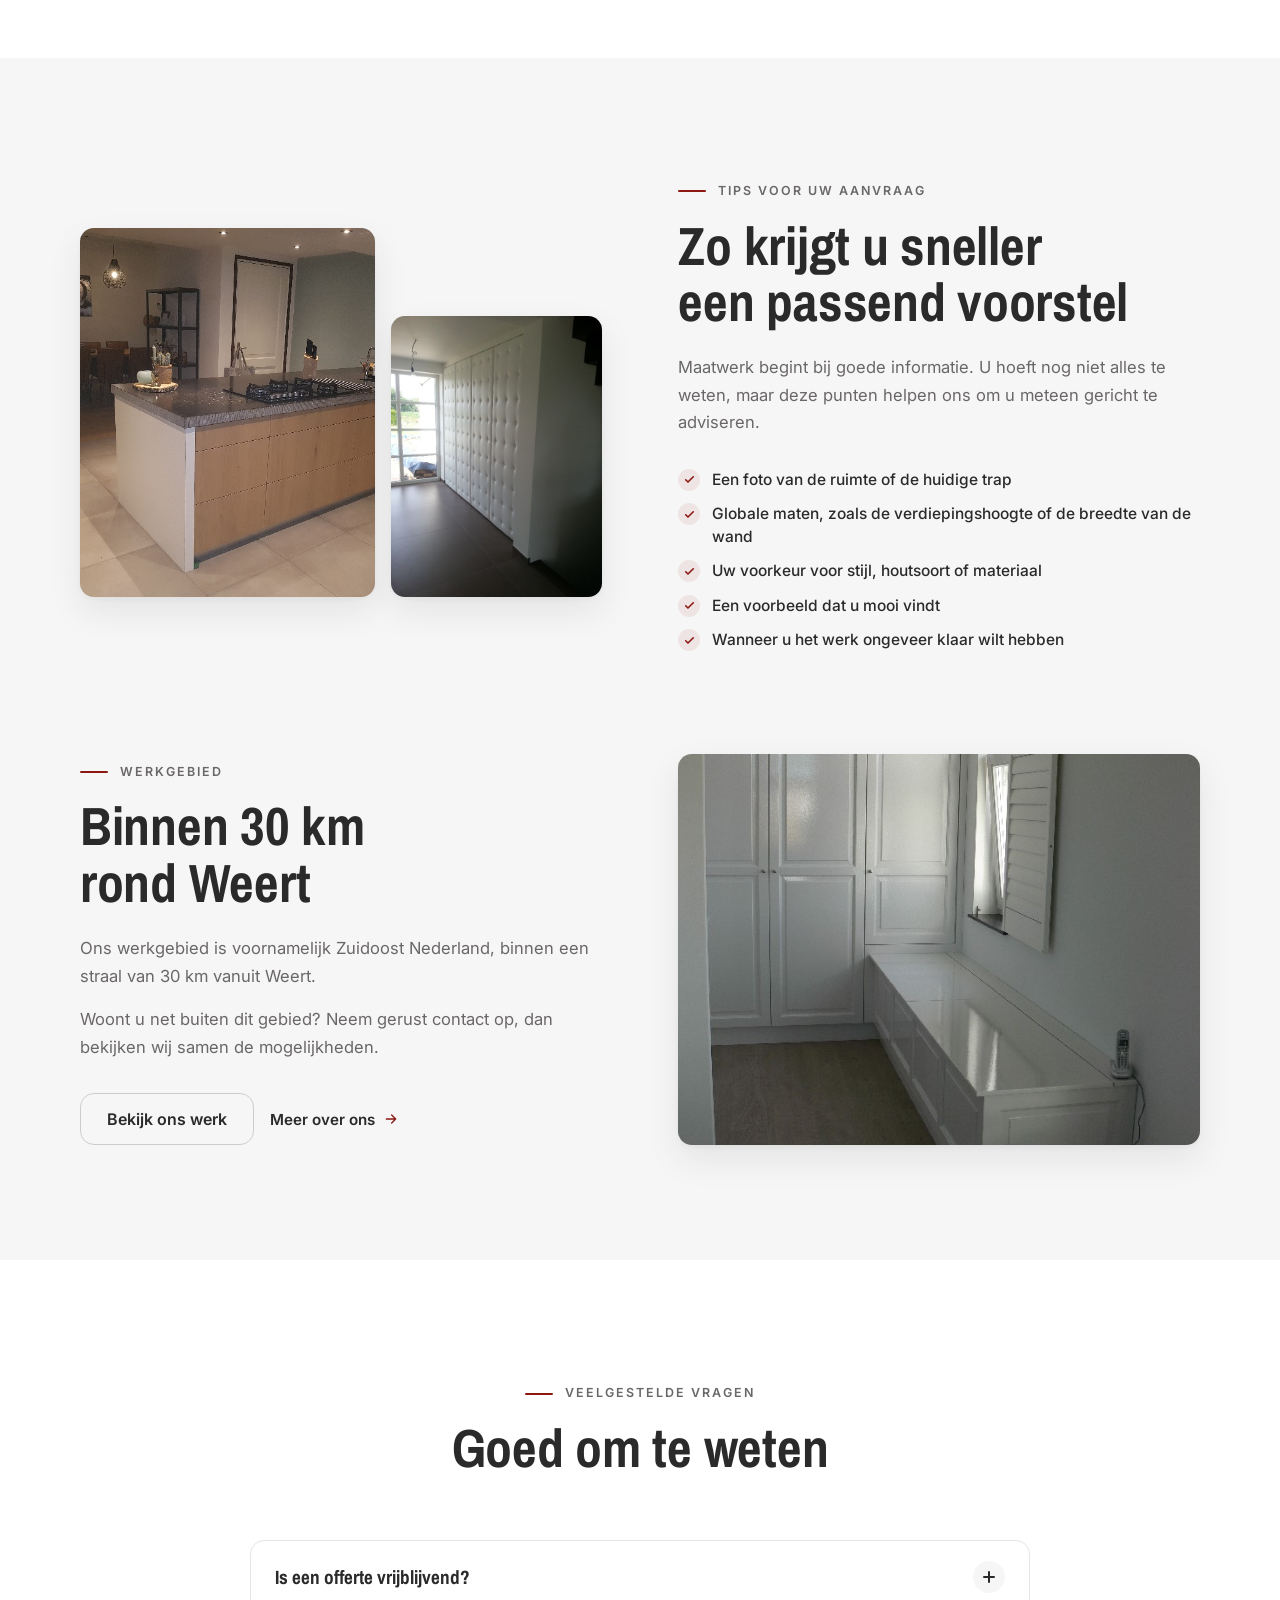
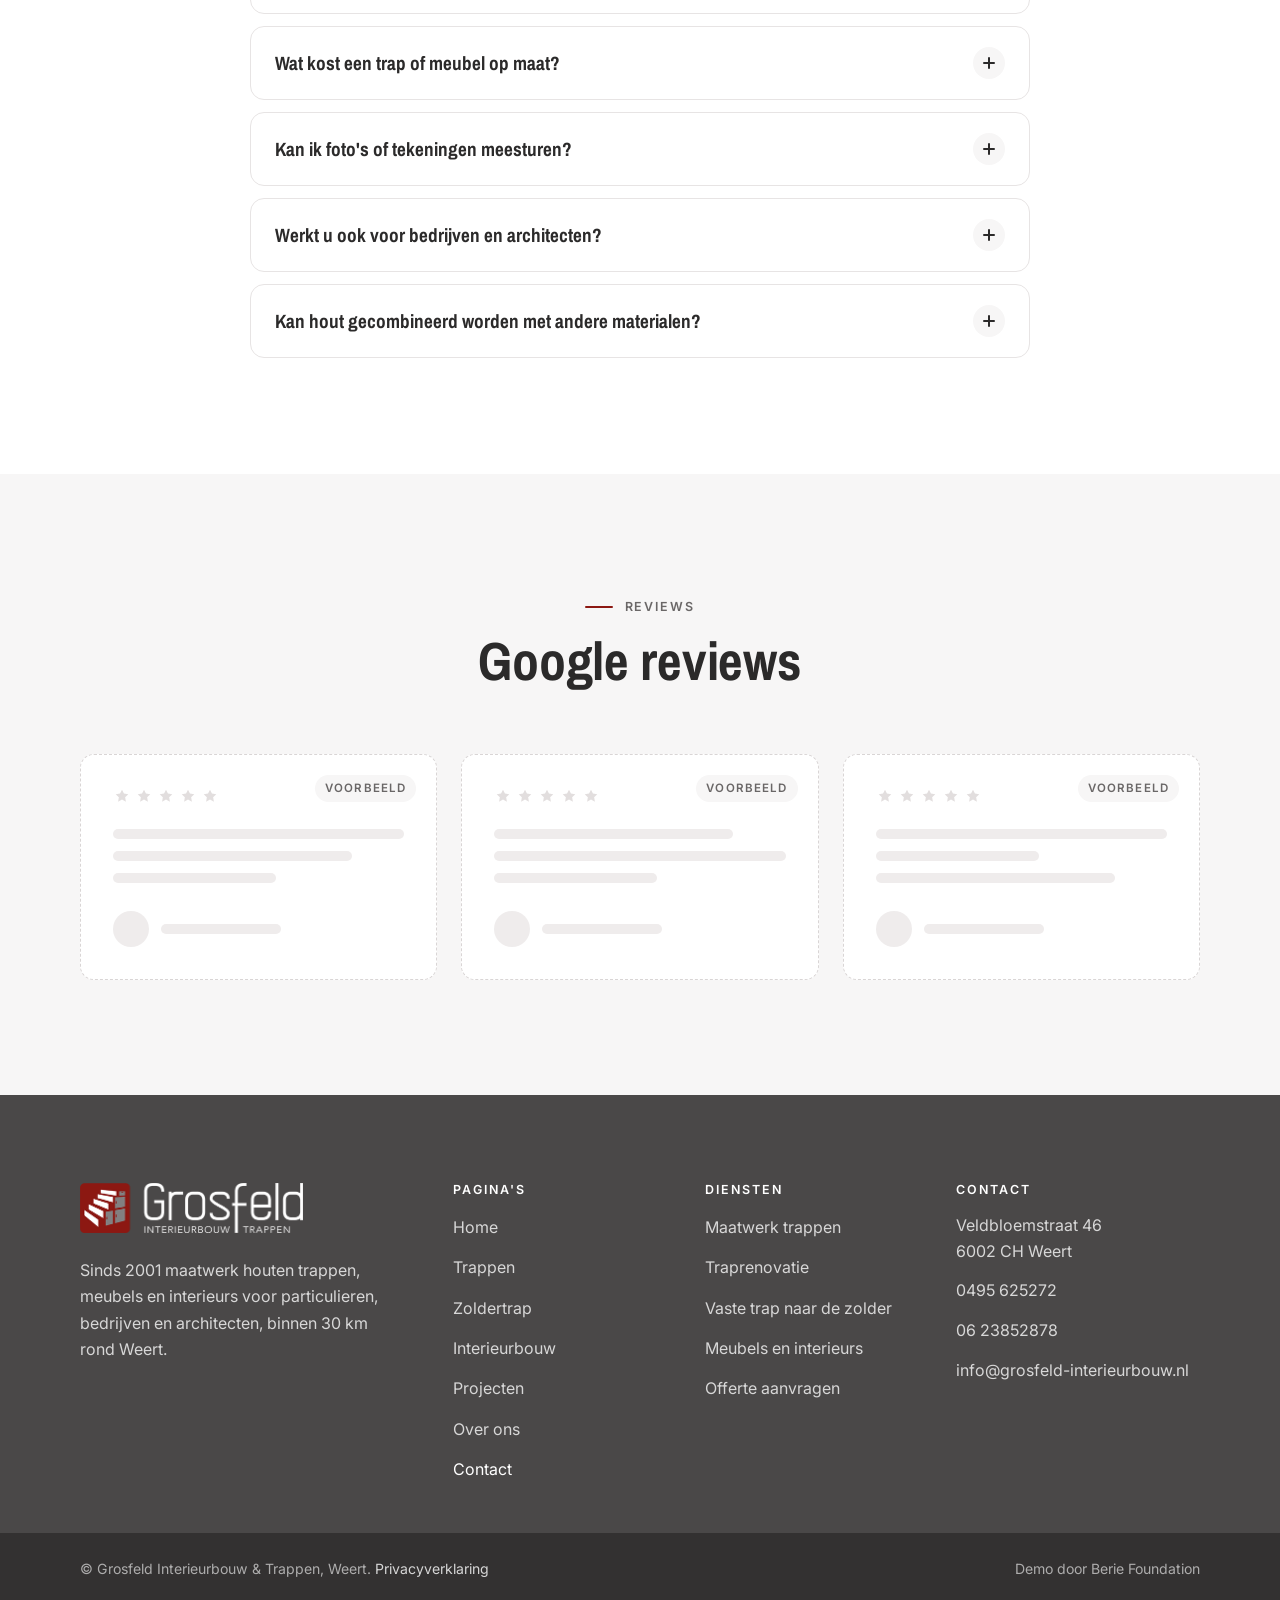
<file: contact.html>
<!doctype html>
<html lang="nl">
<head>
<meta charset="utf-8">
<meta name="viewport" content="width=device-width, initial-scale=1">
<title>Contact en offerte | Grosfeld Interieurbouw &amp; Trappen Weert (demo)</title>
<meta name="description" content="Neem contact op met Grosfeld Interieurbouw &amp; Trappen in Weert of vraag een vrijblijvende offerte aan voor een trap, meubel of interieur op maat.">
<meta name="theme-color" content="#4a4848">
<meta name="robots" content="noindex">
<link rel="icon" href="img/icoon.png">
<link rel="preconnect" href="https://fonts.googleapis.com">
<link rel="preconnect" href="https://fonts.gstatic.com" crossorigin>
<link href="https://fonts.googleapis.com/css2?family=Archivo+Narrow:wght@400;700&family=Inter:wght@400;500;600&display=swap" rel="stylesheet">
<link rel="stylesheet" href="css/style.css">
<style>
/* Alleen voor contact.html: snelle contactkaarten */
.qc .value { gap: 10px; }
.qc .value p { flex: 1; }
.qc__link {
  align-self: flex-start;
  display: inline-block;
  margin-top: 0;
  color: var(--ink); font-weight: 600; text-decoration: none;
  overflow-wrap: anywhere;
  background: linear-gradient(var(--red), var(--red)) 0 calc(100% - 8px) / 0 2px no-repeat;
  padding: 10px 0;
  transition: background-size .35s var(--ease), color .25s ease;
}
.qc__link:hover, .qc__link:focus-visible { color: var(--red); background-size: 100% 2px; }
.qc__link:active { opacity: .75; }
.qc__meta { margin-top: 6px; font-size: .9rem; font-weight: 600; color: var(--ink); }
.faq__inner a { color: var(--ink); font-weight: 600; text-underline-offset: 3px; overflow-wrap: anywhere; }
</style>
<!-- Vangnet: zonder werkend script blijft alle inhoud zichtbaar -->
<script>document.documentElement.classList.add('js');setTimeout(function(){if(!window.__revealOK)document.documentElement.classList.remove('js');},2500);</script>
</head>
<body>
<a class="skip" href="#main">Naar de inhoud</a>

<!-- ===== Header (zwevende navbar, blijft altijd staan) ===== -->
<header class="site-header" id="top">
  <div class="site-header__bar">
    <a class="logo" href="index.html" aria-label="Grosfeld Interieurbouw &amp; Trappen, naar de homepagina">
      <img src="img/interieurbouw-grosfeld-weert.png" alt="Grosfeld Interieurbouw &amp; Trappen" width="450" height="101">
    </a>
    <nav class="nav" aria-label="Hoofdmenu">
      <a href="index.html">Home</a>
      <a href="trappen.html">Trappen</a>
      <a href="zoldertrap.html">Zoldertrap</a>
      <a href="interieurbouw.html">Interieurbouw</a>
      <a href="projecten.html">Projecten</a>
      <a href="over-ons.html">Over ons</a>
      <a href="contact.html" aria-current="page">Contact</a>
    </nav>
    <div class="site-header__actions">
      <a class="phone" href="tel:+31495625272"><svg viewBox="0 0 24 24" fill="none" stroke="currentColor" stroke-width="2" stroke-linecap="round" stroke-linejoin="round" aria-hidden="true"><path d="M22 16.9v3a2 2 0 0 1-2.2 2 19.8 19.8 0 0 1-8.6-3.1 19.5 19.5 0 0 1-6-6A19.8 19.8 0 0 1 2.1 4.2 2 2 0 0 1 4.1 2h3a2 2 0 0 1 2 1.7c.1 1 .4 1.9.7 2.8a2 2 0 0 1-.5 2.1L8 9.9a16 16 0 0 0 6 6l1.3-1.3a2 2 0 0 1 2.1-.4c.9.3 1.8.6 2.8.7a2 2 0 0 1 1.7 2z"/></svg>0495 625272</a>
      <a class="btn btn--red btn--sm" href="contact.html#offerte">Offerte aanvragen</a>
      <button class="burger" type="button" aria-label="Menu openen" aria-expanded="false" aria-controls="drawer"><span></span><span></span><span></span></button>
    </div>
  </div>
</header>

<div class="overlay" aria-hidden="true"></div>
<aside class="drawer" id="drawer" aria-label="Mobiel menu" aria-hidden="true" inert>
  <button class="drawer__close" type="button" aria-label="Menu sluiten">&times;</button>
  <nav aria-label="Mobiel hoofdmenu">
    <a href="index.html">Home</a>
    <a href="trappen.html">Trappen</a>
    <a href="zoldertrap.html">Zoldertrap</a>
    <a href="interieurbouw.html">Interieurbouw</a>
    <a href="projecten.html">Projecten</a>
    <a href="over-ons.html">Over ons</a>
    <a href="contact.html" aria-current="page">Contact</a>
  </nav>
  <div class="drawer__buttons">
    <a class="btn btn--red" href="contact.html#offerte">Offerte aanvragen</a>
    <a class="btn btn--light" href="tel:+31495625272">Bel 0495 625272</a>
  </div>
</aside>

<div class="mobilebar" role="region" aria-label="Snel contact">
  <a class="btn btn--light" href="tel:+31495625272">Bellen</a>
  <a class="btn btn--red" href="contact.html#offerte">Offerte aanvragen</a>
</div>

<main id="main">

<!-- INHOUD -->

<!-- ===== Pagina-hero ===== -->
<section class="page-hero" aria-labelledby="pagina-titel">
  <img class="page-hero__img" src="img/maatwerk-meubels-weert-1.jpg" alt="" width="1450" height="800" fetchpriority="high">
  <div class="wrap">
    <nav aria-label="Kruimelpad">
      <ol class="crumbs reveal">
        <li><a href="index.html">Home</a></li>
        <li><span aria-current="page">Contact</span></li>
      </ol>
    </nav>
    <p class="eyebrow eyebrow--light reveal" style="--d:.04s">Contact en offerte</p>
    <h1 class="h1 reveal" id="pagina-titel">Vraag een vrijblijvende offerte aan</h1>
    <p class="page-hero__lead reveal" style="--d:.16s">Stuur ons een e-mail, bel ons of vul het formulier in. Wij nemen dan contact met u op voor een gesprek en een vrijblijvende offerte.</p>
    <div class="btn-row reveal" style="--d:.24s">
      <a class="btn btn--red" href="#offerte">Naar het formulier <svg viewBox="0 0 24 24" fill="none" stroke="currentColor" stroke-width="2" stroke-linecap="round" stroke-linejoin="round" aria-hidden="true"><path d="M5 12h14M13 6l6 6-6 6"/></svg></a>
      <a class="btn btn--light" href="tel:+31495625272">Bel 0495 625272</a>
    </div>
  </div>
</section>

<!-- ===== Snel contact ===== -->
<section class="section section--tight" aria-labelledby="snel-titel">
  <div class="wrap">
    <h2 class="sr-only" id="snel-titel">Zo bereikt u ons</h2>
    <ul class="values values--4 qc">
      <li class="card value reveal">
        <span class="icon"><svg viewBox="0 0 24 24"><path d="M22 16.9v3a2 2 0 0 1-2.2 2 19.8 19.8 0 0 1-8.6-3.1 19.5 19.5 0 0 1-6-6A19.8 19.8 0 0 1 2.1 4.2 2 2 0 0 1 4.1 2h3a2 2 0 0 1 2 1.7c.1 1 .4 1.9.7 2.8a2 2 0 0 1-.5 2.1L8 9.9a16 16 0 0 0 6 6l1.3-1.3a2 2 0 0 1 2.1-.4c.9.3 1.8.6 2.8.7a2 2 0 0 1 1.7 2z"/></svg></span>
        <h3 class="h3">Bellen</h3>
        <p>Voor een vraag of om een afspraak te maken.</p>
        <a class="qc__link" href="tel:+31495625272">0495 625272</a>
      </li>
      <li class="card value reveal" style="--d:.06s">
        <span class="icon"><svg viewBox="0 0 24 24"><rect x="6" y="2" width="12" height="20" rx="2.5"/><path d="M11 18h2"/></svg></span>
        <h3 class="h3">Mobiel</h3>
        <p>Ook bereikbaar op het mobiele nummer.</p>
        <a class="qc__link" href="tel:+31623852878">06 23852878</a>
      </li>
      <li class="card value reveal" style="--d:.12s">
        <span class="icon"><svg viewBox="0 0 24 24"><rect x="3" y="5" width="18" height="14" rx="2"/><path d="M3 7l9 6 9-6"/></svg></span>
        <h3 class="h3">E-mail</h3>
        <p>Handig als u foto's of tekeningen wilt meesturen.</p>
        <a class="qc__link" href="mailto:info@grosfeld-interieurbouw.nl">info@grosfeld-interieurbouw.nl</a>
      </li>
      <li class="card value reveal" style="--d:.18s">
        <span class="icon"><svg viewBox="0 0 24 24"><path d="M12 21s-7-6.1-7-11.5A7 7 0 0 1 19 9.5C19 14.9 12 21 12 21z"/><circle cx="12" cy="9.5" r="2.5"/></svg></span>
        <h3 class="h3">Adres</h3>
        <p>Veldbloemstraat 46<br>6002 CH Weert</p>
        <span class="qc__meta">Werkgebied: 30 km rond Weert</span>
      </li>
    </ul>
  </div>
</section>

<!-- ===== Offerteformulier + contactkaart ===== -->
<section class="section section--soft" id="offerte" aria-labelledby="offerte-titel">
  <div class="wrap quote">
    <div class="card form-card reveal">
      <p class="eyebrow">Offerte aanvragen</p>
      <h2 class="h2" id="offerte-titel">Vertel ons wat u wilt</h2>
      <p>Hoe meer wij weten, hoe beter wij u kunnen adviseren. Vul het formulier in en wij nemen contact met u op om uw wensen door te nemen.</p>
      <form id="offerte-form" data-validate novalidate>
        <div class="fields">
          <div class="field">
            <label for="f-naam">Naam <span class="req" aria-hidden="true">*</span></label>
            <input id="f-naam" name="naam" type="text" autocomplete="name" required data-msg="Vul uw naam in." aria-describedby="e-naam">
            <p class="error" id="e-naam" aria-live="polite"></p>
          </div>
          <div class="field">
            <label for="f-plaats">Woonplaats <span class="req" aria-hidden="true">*</span></label>
            <input id="f-plaats" name="woonplaats" type="text" autocomplete="address-level2" required data-msg="Vul uw woonplaats in." aria-describedby="e-plaats">
            <p class="error" id="e-plaats" aria-live="polite"></p>
          </div>
          <div class="field">
            <label for="f-email">E-mailadres <span class="req" aria-hidden="true">*</span></label>
            <input id="f-email" name="email" type="email" autocomplete="email" required aria-describedby="e-email">
            <p class="error" id="e-email" aria-live="polite"></p>
          </div>
          <div class="field">
            <label for="f-tel">Telefoonnummer <span class="opt">(optioneel)</span></label>
            <input id="f-tel" name="telefoon" type="tel" autocomplete="tel" aria-describedby="e-tel">
            <p class="error" id="e-tel" aria-live="polite"></p>
          </div>
          <div class="field field--full">
            <label for="f-soort">Soort project <span class="req" aria-hidden="true">*</span></label>
            <select id="f-soort" name="soort" required data-msg="Kies een soort project." aria-describedby="e-soort">
              <option value="">Kies een soort project</option>
              <option value="trap">Trap op maat</option>
              <option value="traprenovatie">Traprenovatie</option>
              <option value="zoldertrap">Vaste trap naar de zolder</option>
              <option value="interieur">Meubel, keuken of interieur</option>
              <option value="zakelijk">Zakelijk project</option>
              <option value="anders">Anders</option>
            </select>
            <p class="error" id="e-soort" aria-live="polite"></p>
          </div>
          <div class="field field--full">
            <label for="f-bericht">Uw bericht <span class="req" aria-hidden="true">*</span></label>
            <textarea id="f-bericht" name="bericht" rows="6" required data-msg="Schrijf kort wat u wilt." aria-describedby="h-bericht e-bericht"></textarea>
            <p class="hint" id="h-bericht">Beschrijf kort uw wensen, bijvoorbeeld maten, materiaal, stijl en planning.</p>
            <p class="error" id="e-bericht" aria-live="polite"></p>
          </div>
          <div class="field field--full">
            <label for="f-foto">Foto toevoegen <span class="opt">(optioneel)</span></label>
            <input id="f-foto" name="foto" type="file" accept="image/jpeg,image/png,image/webp,application/pdf" data-max-mb="9" aria-describedby="h-foto e-foto">
            <p class="hint" id="h-foto">Een foto van de ruimte, een schets of een voorbeeld. JPG, PNG, WebP of PDF, maximaal 9 MB.</p>
            <p class="error" id="e-foto" aria-live="polite"></p>
          </div>
          <div class="field field--full">
            <div class="consent">
              <input id="f-avg" name="avg" type="checkbox" required data-msg="Geef toestemming om verder te gaan." aria-describedby="e-avg">
              <label for="f-avg">Ik ga ermee akkoord dat mijn gegevens worden gebruikt om contact met mij op te nemen. Lees onze <a href="privacy.html">privacyverklaring</a>. <span class="req" aria-hidden="true">*</span></label>
            </div>
            <p class="error" id="e-avg" aria-live="polite"></p>
          </div>
        </div>
        <div class="form-foot">
          <p class="hint">Velden met een <span class="req">*</span> zijn verplicht.</p>
          <button class="btn btn--red" type="submit">Verstuur aanvraag <svg viewBox="0 0 24 24" fill="none" stroke="currentColor" stroke-width="2" stroke-linecap="round" stroke-linejoin="round" aria-hidden="true"><path d="M5 12h14M13 6l6 6-6 6"/></svg></button>
        </div>
        <p class="notice" role="status" aria-live="polite"><span class="check"><svg viewBox="0 0 24 24"><path d="M5 12.5l4.2 4.2L19 7"/></svg></span>Dit is een demo, er is niets verzonden.</p>
      </form>
    </div>

    <aside class="contact reveal" style="--d:.1s" aria-labelledby="contact-titel">
      <p class="eyebrow eyebrow--light">Contact</p>
      <h2 class="h3" id="contact-titel">Liever direct contact?</h2>
      <p>Bel of mail gerust. Wij luisteren naar uw wensen en denken met u mee.</p>
      <dl>
        <div><dt>Bedrijf</dt><dd>Grosfeld Interieurbouw &amp; Trappen</dd></div>
        <div><dt>Adres</dt><dd>Veldbloemstraat 46<br>6002 CH Weert</dd></div>
        <div><dt>Telefoon</dt><dd><a href="tel:+31495625272">0495 625272</a><br><a href="tel:+31623852878">06 23852878</a></dd></div>
        <div><dt>E-mail</dt><dd><a href="mailto:info@grosfeld-interieurbouw.nl">info@grosfeld-interieurbouw.nl</a></dd></div>
        <div><dt>Werkgebied</dt><dd>Zuidoost Nederland, binnen 30 km vanuit Weert</dd></div>
      </dl>
      <div class="btn-row">
        <a class="btn btn--red btn--sm" href="tel:+31495625272">Bel ons</a>
        <a class="btn btn--light btn--sm" href="mailto:info@grosfeld-interieurbouw.nl">Stuur een e-mail</a>
      </div>
    </aside>
  </div>
</section>

<!-- ===== Na uw aanvraag ===== -->
<section class="section" aria-labelledby="na-titel">
  <div class="wrap">
    <header class="head head--center reveal">
      <p class="eyebrow">Na uw aanvraag</p>
      <h2 class="h2" id="na-titel">Wat gebeurt er na uw aanvraag?</h2>
      <p class="lead">Geen ingewikkeld traject. In drie stappen weet u waar u aan toe bent.</p>
    </header>
    <ol class="steps steps--3">
      <li class="card step reveal"><span class="step__nr" aria-hidden="true">01</span><div><h3 class="h3">Wij nemen contact op</h3><p>Wij lezen uw aanvraag en nemen contact met u op. Heeft u vragen gesteld, dan gaan wij daar in het gesprek op in.</p></div></li>
      <li class="card step reveal" style="--d:.08s"><span class="step__nr" aria-hidden="true">02</span><div><h3 class="h3">Gesprek en advies</h3><p>Wij luisteren naar uw wensen en kijken samen naar de mogelijkheden en eventuele beperkingen. Zo krijgt u een goed advies.</p></div></li>
      <li class="card step reveal" style="--d:.16s"><span class="step__nr" aria-hidden="true">03</span><div><h3 class="h3">Vrijblijvende offerte</h3><p>U ontvangt een offerte op maat. Rustig nalezen en pas beslissen als het voor u goed voelt.</p></div></li>
    </ol>
  </div>
</section>

<!-- ===== Tips + werkgebied ===== -->
<section class="section section--soft" aria-labelledby="tips-titel">
  <div class="wrap">
    <div class="rows">
      <div class="split">
        <div class="split__media reveal">
          <div class="split__duo">
            <div class="media"><button type="button" class="zoom" data-zoom="contact" data-caption="Kookeiland met gaskookplaat"><img src="img/Interieurbouw-keukens00008.jpg" alt="Kookeiland op maat met een gaskookplaat en een donker werkblad in een woonkeuken" loading="lazy" width="800" height="600"></button></div>
            <div class="media"><button type="button" class="zoom" data-zoom="contact" data-caption="Witte kastenwand op maat"><img src="img/Interieurbouw-meubels00001.jpg" alt="Witte kastenwand met gecapitonneerde deuren naast een raam en een trap" loading="lazy" width="600" height="800"></button></div>
          </div>
        </div>
        <div class="split__text reveal" style="--d:.08s">
          <p class="eyebrow">Tips voor uw aanvraag</p>
          <h2 class="h2" id="tips-titel">Zo krijgt u sneller een passend voorstel</h2>
          <p>Maatwerk begint bij goede informatie. U hoeft nog niet alles te weten, maar deze punten helpen ons om u meteen gericht te adviseren.</p>
          <ul class="checks checks--1">
            <li><span class="check"><svg viewBox="0 0 24 24"><path d="M5 12.5l4.2 4.2L19 7"/></svg></span>Een foto van de ruimte of de huidige trap</li>
            <li><span class="check"><svg viewBox="0 0 24 24"><path d="M5 12.5l4.2 4.2L19 7"/></svg></span>Globale maten, zoals de verdiepingshoogte of de breedte van de wand</li>
            <li><span class="check"><svg viewBox="0 0 24 24"><path d="M5 12.5l4.2 4.2L19 7"/></svg></span>Uw voorkeur voor stijl, houtsoort of materiaal</li>
            <li><span class="check"><svg viewBox="0 0 24 24"><path d="M5 12.5l4.2 4.2L19 7"/></svg></span>Een voorbeeld dat u mooi vindt</li>
            <li><span class="check"><svg viewBox="0 0 24 24"><path d="M5 12.5l4.2 4.2L19 7"/></svg></span>Wanneer u het werk ongeveer klaar wilt hebben</li>
          </ul>
        </div>
      </div>
      <div class="split">
        <div class="split__media reveal">
          <div class="media"><button type="button" class="zoom" data-zoom="contact" data-caption="Witte inbouwkasten met bank onder het raam"><img src="img/Interieurbouw-meubels00060.jpg" alt="Witte inbouwkasten op maat met een lange bank met lades onder het raam" loading="lazy" width="600" height="800"></button></div>
        </div>
        <div class="split__text reveal" style="--d:.08s">
          <p class="eyebrow">Werkgebied</p>
          <h2 class="h2">Binnen 30 km rond Weert</h2>
          <p>Ons werkgebied is voornamelijk Zuidoost Nederland, binnen een straal van 30 km vanuit Weert.</p>
          <p>Woont u net buiten dit gebied? Neem gerust contact op, dan bekijken wij samen de mogelijkheden.</p>
          <div class="btn-row">
            <a class="btn btn--dark" href="projecten.html">Bekijk ons werk</a>
            <a class="link" href="over-ons.html">Meer over ons <svg viewBox="0 0 24 24" fill="none" stroke="currentColor" stroke-width="2" stroke-linecap="round" stroke-linejoin="round" aria-hidden="true"><path d="M5 12h14M13 6l6 6-6 6"/></svg></a>
          </div>
        </div>
      </div>
    </div>
  </div>
</section>

<!-- ===== FAQ ===== -->
<section class="section" aria-labelledby="faq-titel">
  <div class="wrap wrap--narrow">
    <header class="head head--center reveal">
      <p class="eyebrow">Veelgestelde vragen</p>
      <h2 class="h2" id="faq-titel">Goed om te weten</h2>
    </header>
    <div class="faq reveal" data-single>
      <details class="faq__item">
        <summary>Is een offerte vrijblijvend?<span class="faq__icon" aria-hidden="true"></span></summary>
        <div class="faq__body"><div class="faq__inner"><p>Ja. Na uw aanvraag nemen wij contact met u op voor een gesprek en een vrijblijvende offerte. U beslist daarna zelf of u verder wilt.</p></div></div>
      </details>
      <details class="faq__item">
        <summary>Wat kost een trap of meubel op maat?<span class="faq__icon" aria-hidden="true"></span></summary>
        <div class="faq__body"><div class="faq__inner"><p>Dat hangt af van het ontwerp, de houtsoort, de afwerking en de situatie bij u thuis. Omdat alles op maat wordt gemaakt, ontvangt u altijd een offerte die past bij uw project.</p></div></div>
      </details>
      <details class="faq__item">
        <summary>Kan ik foto's of tekeningen meesturen?<span class="faq__icon" aria-hidden="true"></span></summary>
        <div class="faq__body"><div class="faq__inner"><p>Graag. Voeg een foto toe in het formulier of stuur ze per e-mail naar <a href="mailto:info@grosfeld-interieurbouw.nl">info@grosfeld-interieurbouw.nl</a>. Zo kunnen wij u sneller en beter adviseren.</p></div></div>
      </details>
      <details class="faq__item">
        <summary>Werkt u ook voor bedrijven en architecten?<span class="faq__icon" aria-hidden="true"></span></summary>
        <div class="faq__body"><div class="faq__inner"><p>Ja. Grosfeld Interieurbouw levert maatwerk in houten trappen, meubels en interieur voor particulieren, bedrijven en architecten.</p></div></div>
      </details>
      <details class="faq__item">
        <summary>Kan hout gecombineerd worden met andere materialen?<span class="faq__icon" aria-hidden="true"></span></summary>
        <div class="faq__body"><div class="faq__inner"><p>Zeker. Hout combineren wij graag met staal, rvs, smeedwerk of glas. In het gesprek bekijken wij samen wat het beste past bij uw interieur.</p></div></div>
      </details>
    </div>
  </div>
</section>

<!-- ===== Google reviews (alleen voorbeeldkaarten) ===== -->
<section class="section section--soft" aria-labelledby="reviews-titel">
  <div class="wrap">
    <header class="head head--center reveal">
      <p class="eyebrow">Reviews</p>
      <h2 class="h2" id="reviews-titel">Google reviews</h2>
    </header>
    <div class="reviews">
      <article class="card review reveal" aria-label="Voorbeeldkaart">
        <span class="review__tag">Voorbeeld</span>
        <div class="stars" aria-hidden="true"><svg viewBox="0 0 24 24"><path d="M12 3.5l2.6 5.3 5.8.8-4.2 4.1 1 5.8L12 16.8 6.8 19.5l1-5.8-4.2-4.1 5.8-.8z"/></svg><svg viewBox="0 0 24 24"><path d="M12 3.5l2.6 5.3 5.8.8-4.2 4.1 1 5.8L12 16.8 6.8 19.5l1-5.8-4.2-4.1 5.8-.8z"/></svg><svg viewBox="0 0 24 24"><path d="M12 3.5l2.6 5.3 5.8.8-4.2 4.1 1 5.8L12 16.8 6.8 19.5l1-5.8-4.2-4.1 5.8-.8z"/></svg><svg viewBox="0 0 24 24"><path d="M12 3.5l2.6 5.3 5.8.8-4.2 4.1 1 5.8L12 16.8 6.8 19.5l1-5.8-4.2-4.1 5.8-.8z"/></svg><svg viewBox="0 0 24 24"><path d="M12 3.5l2.6 5.3 5.8.8-4.2 4.1 1 5.8L12 16.8 6.8 19.5l1-5.8-4.2-4.1 5.8-.8z"/></svg></div>
        <span class="bar"></span><span class="bar bar--m"></span><span class="bar bar--s"></span>
        <div class="review__who"><span class="dot"></span><span class="bar"></span></div>
      </article>
      <article class="card review reveal" style="--d:.08s" aria-label="Voorbeeldkaart">
        <span class="review__tag">Voorbeeld</span>
        <div class="stars" aria-hidden="true"><svg viewBox="0 0 24 24"><path d="M12 3.5l2.6 5.3 5.8.8-4.2 4.1 1 5.8L12 16.8 6.8 19.5l1-5.8-4.2-4.1 5.8-.8z"/></svg><svg viewBox="0 0 24 24"><path d="M12 3.5l2.6 5.3 5.8.8-4.2 4.1 1 5.8L12 16.8 6.8 19.5l1-5.8-4.2-4.1 5.8-.8z"/></svg><svg viewBox="0 0 24 24"><path d="M12 3.5l2.6 5.3 5.8.8-4.2 4.1 1 5.8L12 16.8 6.8 19.5l1-5.8-4.2-4.1 5.8-.8z"/></svg><svg viewBox="0 0 24 24"><path d="M12 3.5l2.6 5.3 5.8.8-4.2 4.1 1 5.8L12 16.8 6.8 19.5l1-5.8-4.2-4.1 5.8-.8z"/></svg><svg viewBox="0 0 24 24"><path d="M12 3.5l2.6 5.3 5.8.8-4.2 4.1 1 5.8L12 16.8 6.8 19.5l1-5.8-4.2-4.1 5.8-.8z"/></svg></div>
        <span class="bar bar--m"></span><span class="bar"></span><span class="bar bar--s"></span>
        <div class="review__who"><span class="dot"></span><span class="bar"></span></div>
      </article>
      <article class="card review reveal" style="--d:.16s" aria-label="Voorbeeldkaart">
        <span class="review__tag">Voorbeeld</span>
        <div class="stars" aria-hidden="true"><svg viewBox="0 0 24 24"><path d="M12 3.5l2.6 5.3 5.8.8-4.2 4.1 1 5.8L12 16.8 6.8 19.5l1-5.8-4.2-4.1 5.8-.8z"/></svg><svg viewBox="0 0 24 24"><path d="M12 3.5l2.6 5.3 5.8.8-4.2 4.1 1 5.8L12 16.8 6.8 19.5l1-5.8-4.2-4.1 5.8-.8z"/></svg><svg viewBox="0 0 24 24"><path d="M12 3.5l2.6 5.3 5.8.8-4.2 4.1 1 5.8L12 16.8 6.8 19.5l1-5.8-4.2-4.1 5.8-.8z"/></svg><svg viewBox="0 0 24 24"><path d="M12 3.5l2.6 5.3 5.8.8-4.2 4.1 1 5.8L12 16.8 6.8 19.5l1-5.8-4.2-4.1 5.8-.8z"/></svg><svg viewBox="0 0 24 24"><path d="M12 3.5l2.6 5.3 5.8.8-4.2 4.1 1 5.8L12 16.8 6.8 19.5l1-5.8-4.2-4.1 5.8-.8z"/></svg></div>
        <span class="bar"></span><span class="bar bar--s"></span><span class="bar bar--m"></span>
        <div class="review__who"><span class="dot"></span><span class="bar"></span></div>
      </article>
    </div>
  </div>
</section>

<!-- /INHOUD -->

</main>

<!-- ===== Footer ===== -->
<footer class="footer">
  <div class="wrap footer__grid">
    <div class="footer__brand">
      <img class="footer__logo" src="img/interieurbouw-grosfeld-weert.png" alt="Grosfeld Interieurbouw &amp; Trappen" width="450" height="101" loading="lazy">
      <p>Sinds 2001 maatwerk houten trappen, meubels en interieurs voor particulieren, bedrijven en architecten, binnen 30 km rond Weert.</p>
    </div>
    <nav class="footer__nav" aria-label="Footer">
      <h2>Pagina's</h2>
      <ul>
        <li><a href="index.html">Home</a></li>
        <li><a href="trappen.html">Trappen</a></li>
        <li><a href="zoldertrap.html">Zoldertrap</a></li>
        <li><a href="interieurbouw.html">Interieurbouw</a></li>
        <li><a href="projecten.html">Projecten</a></li>
        <li><a href="over-ons.html">Over ons</a></li>
        <li><a href="contact.html">Contact</a></li>
      </ul>
    </nav>
    <div>
      <h2>Diensten</h2>
      <ul>
        <li><a href="trappen.html">Maatwerk trappen</a></li>
        <li><a href="trappen.html#traprenovatie">Traprenovatie</a></li>
        <li><a href="zoldertrap.html">Vaste trap naar de zolder</a></li>
        <li><a href="interieurbouw.html">Meubels en interieurs</a></li>
        <li><a href="contact.html#offerte">Offerte aanvragen</a></li>
      </ul>
    </div>
    <div>
      <h2>Contact</h2>
      <ul>
        <li>Veldbloemstraat 46<br>6002 CH Weert</li>
        <li><a href="tel:+31495625272">0495 625272</a></li>
        <li><a href="tel:+31623852878">06 23852878</a></li>
        <li><a href="mailto:info@grosfeld-interieurbouw.nl">info@grosfeld-interieurbouw.nl</a></li>
      </ul>
    </div>
  </div>
  <div class="footer__bottom">
    <div class="wrap">
      <p>&copy; Grosfeld Interieurbouw &amp; Trappen, Weert. <a href="privacy.html">Privacyverklaring</a></p>
      <p>Demo door Berie Foundation</p>
    </div>
  </div>
</footer>

<script src="js/main.js"></script>
</body>
</html>
</file>
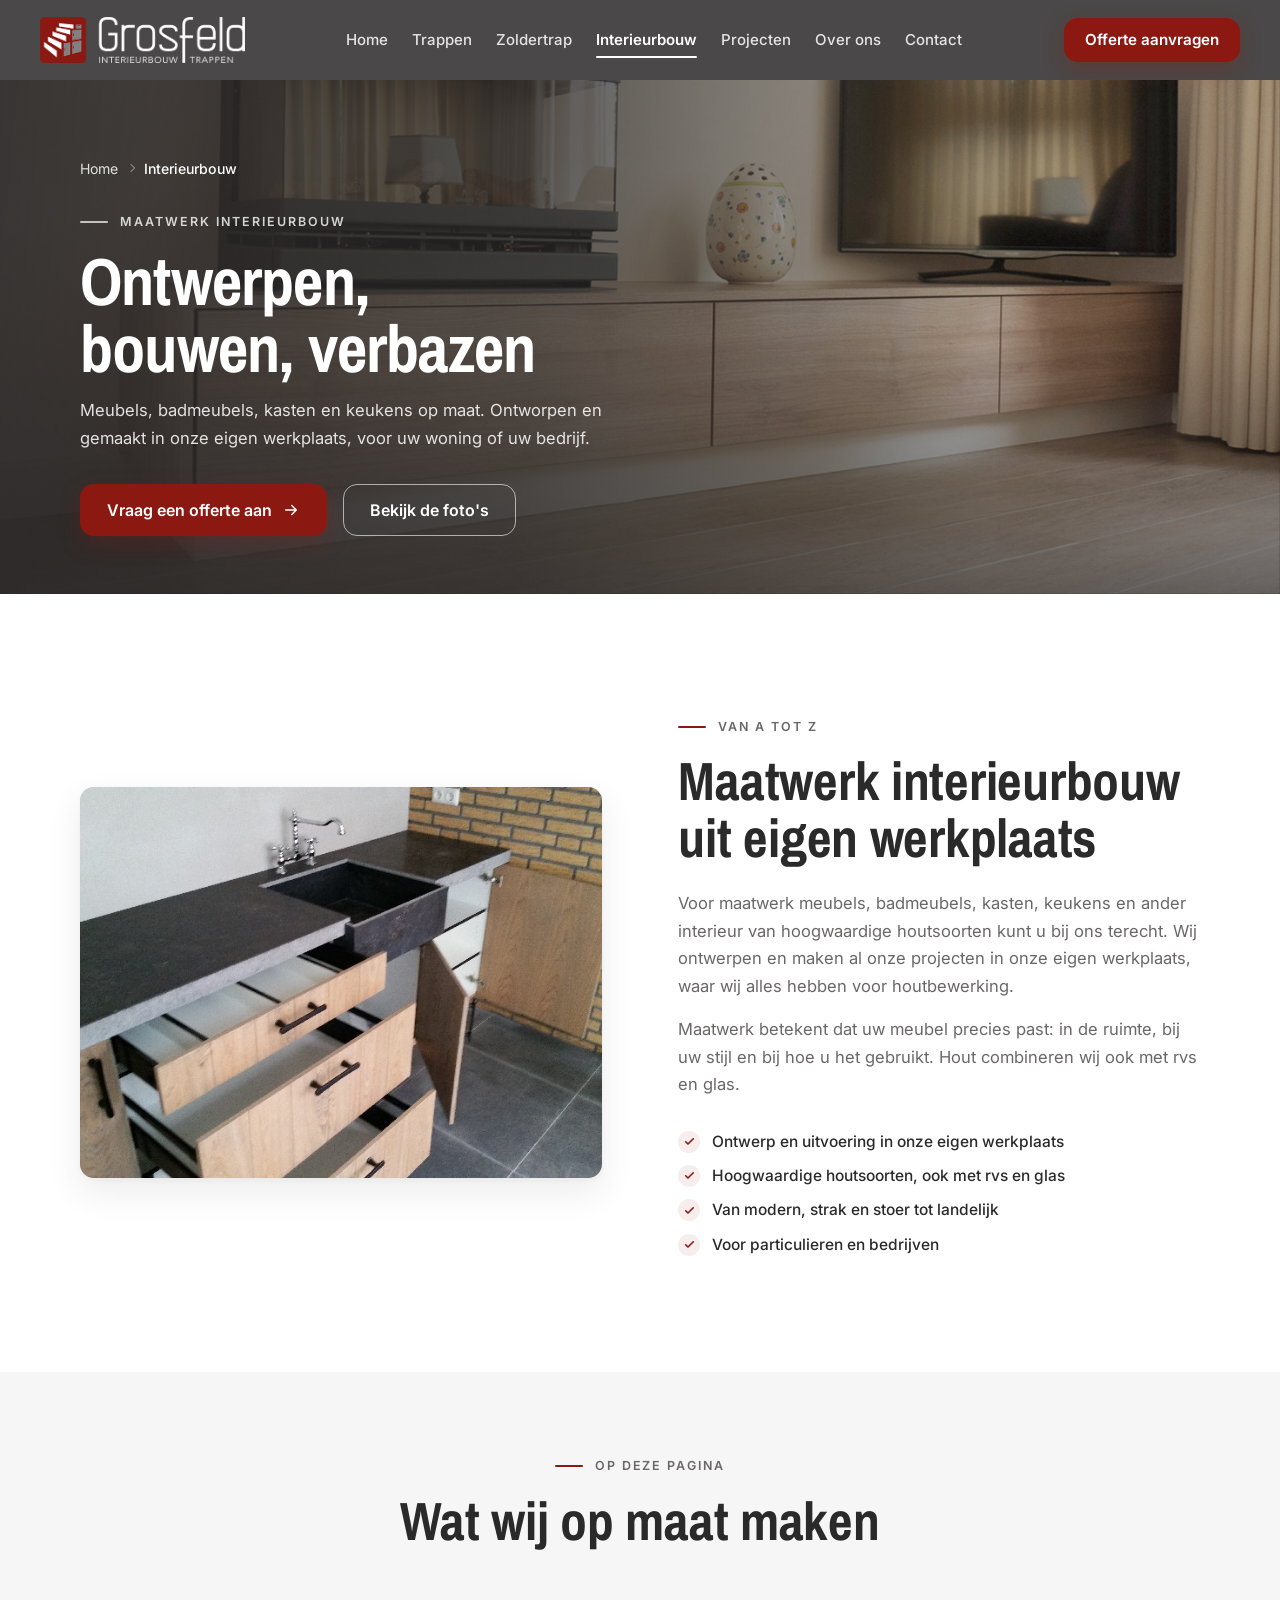
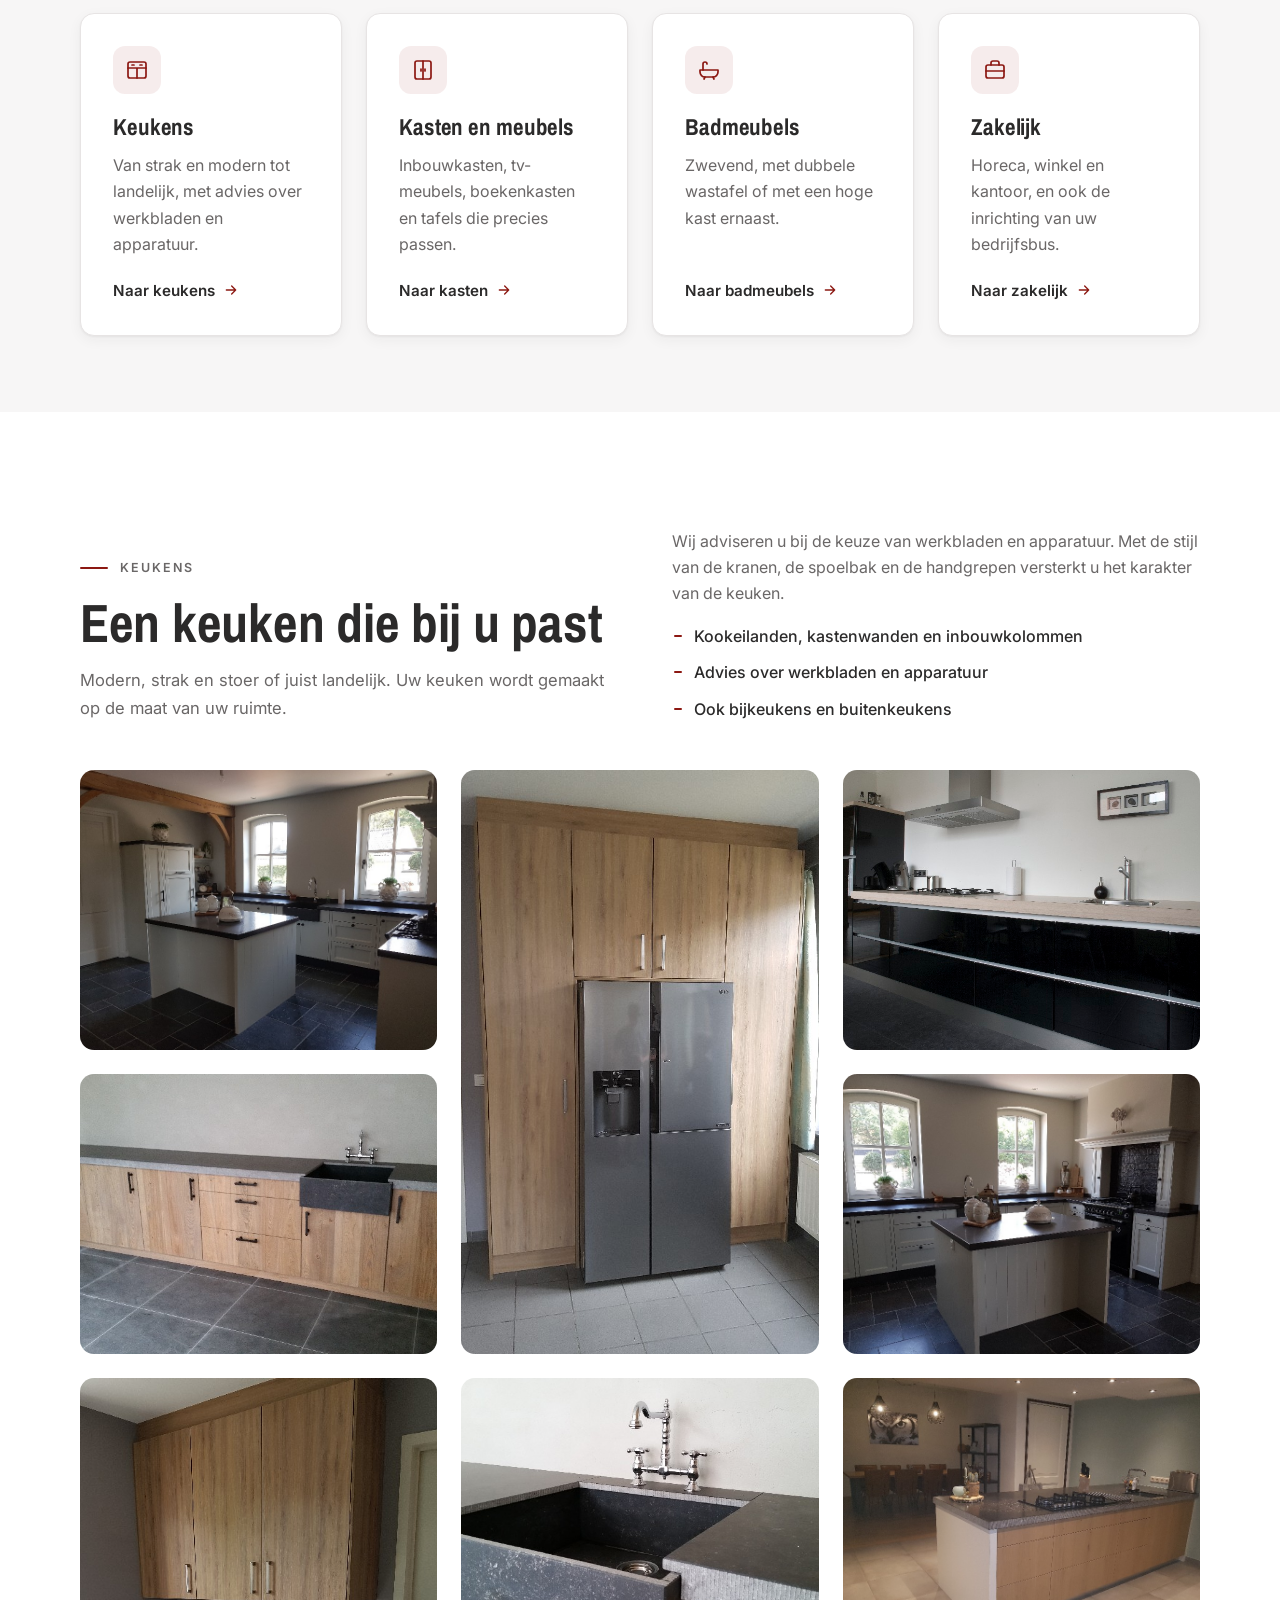
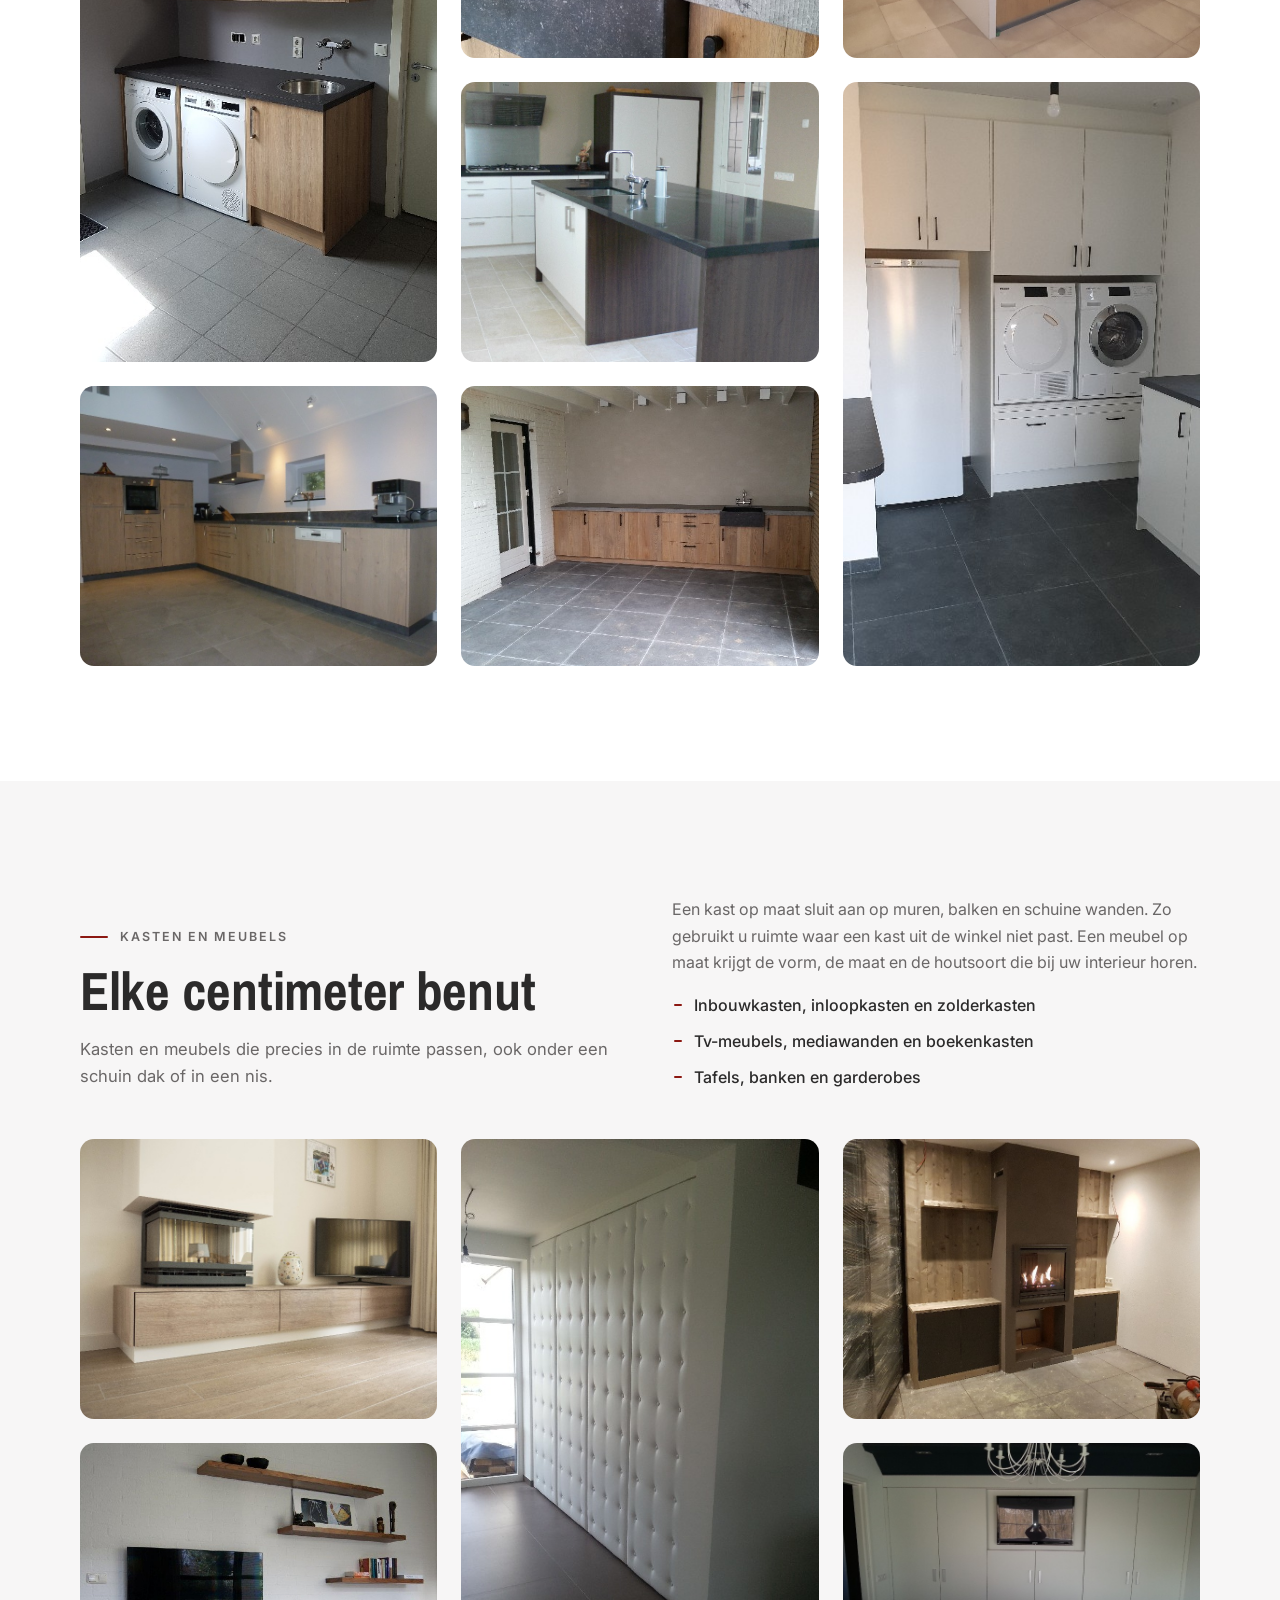
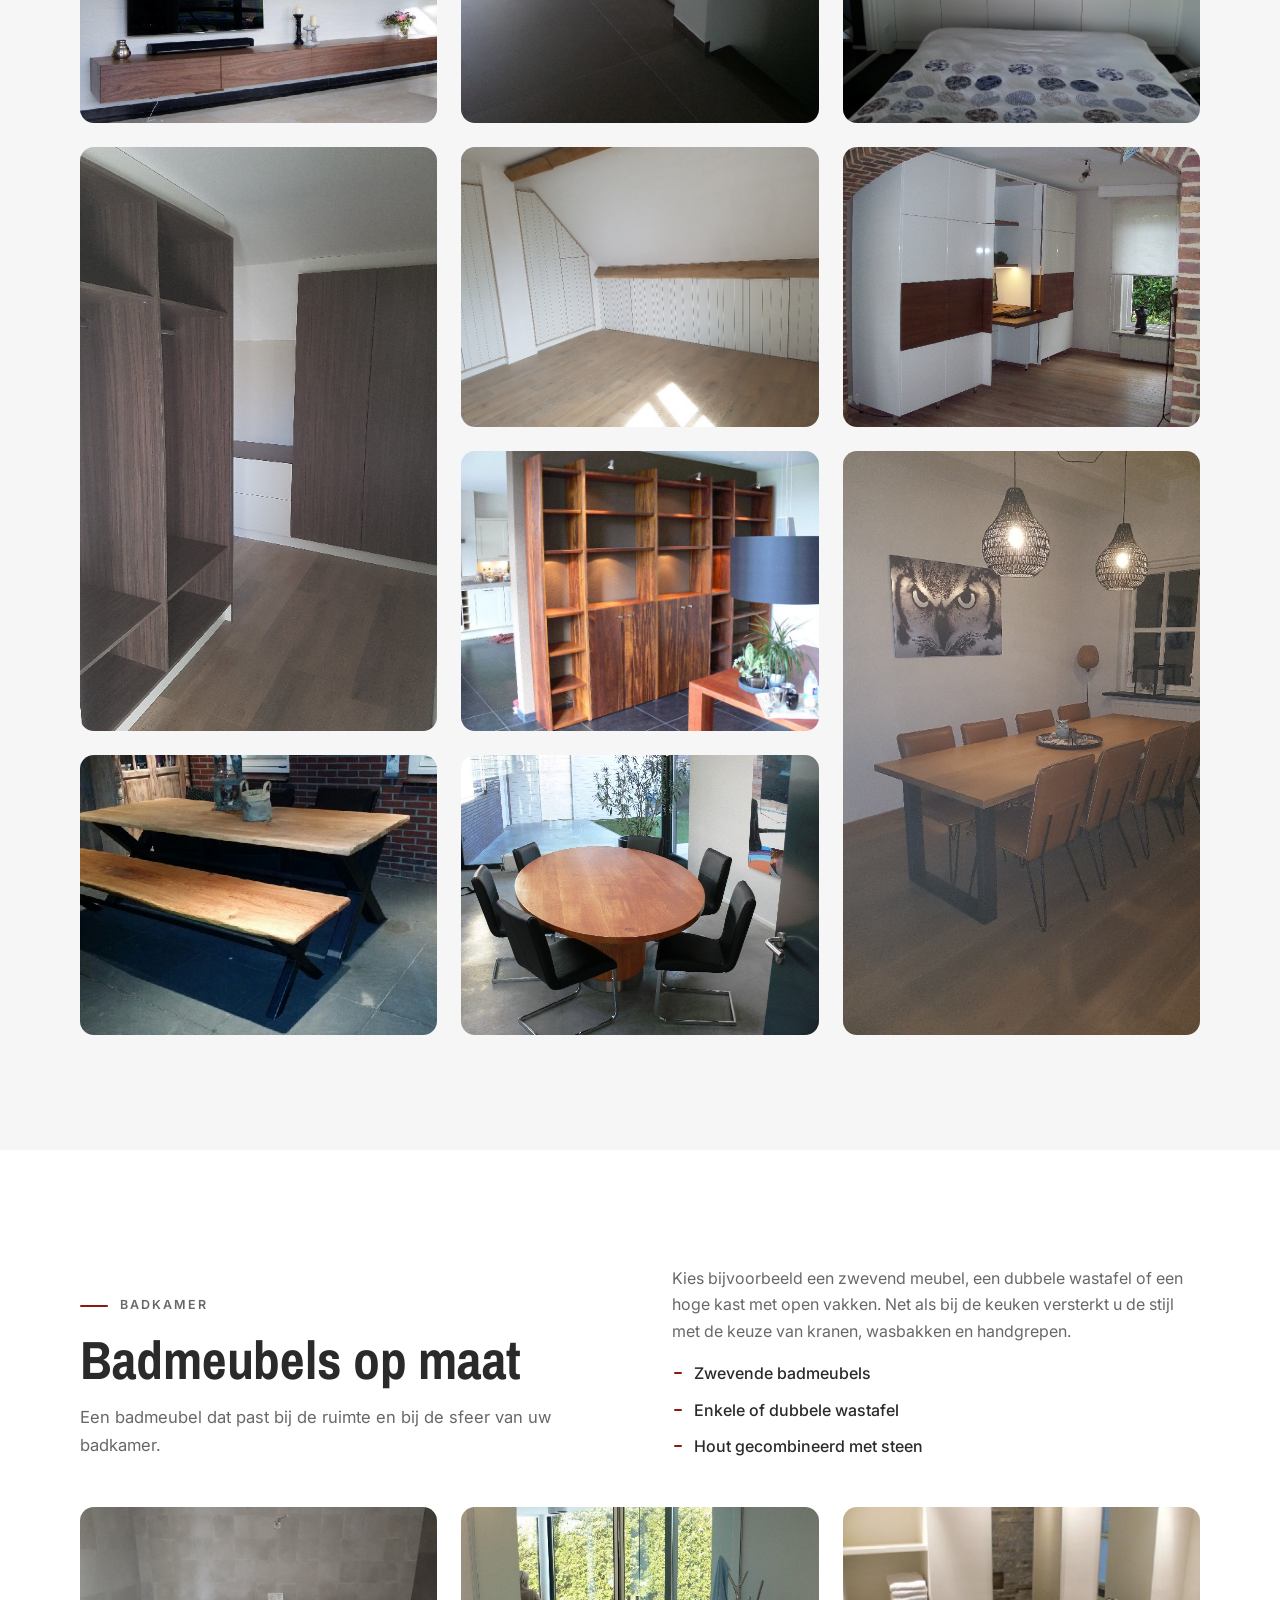
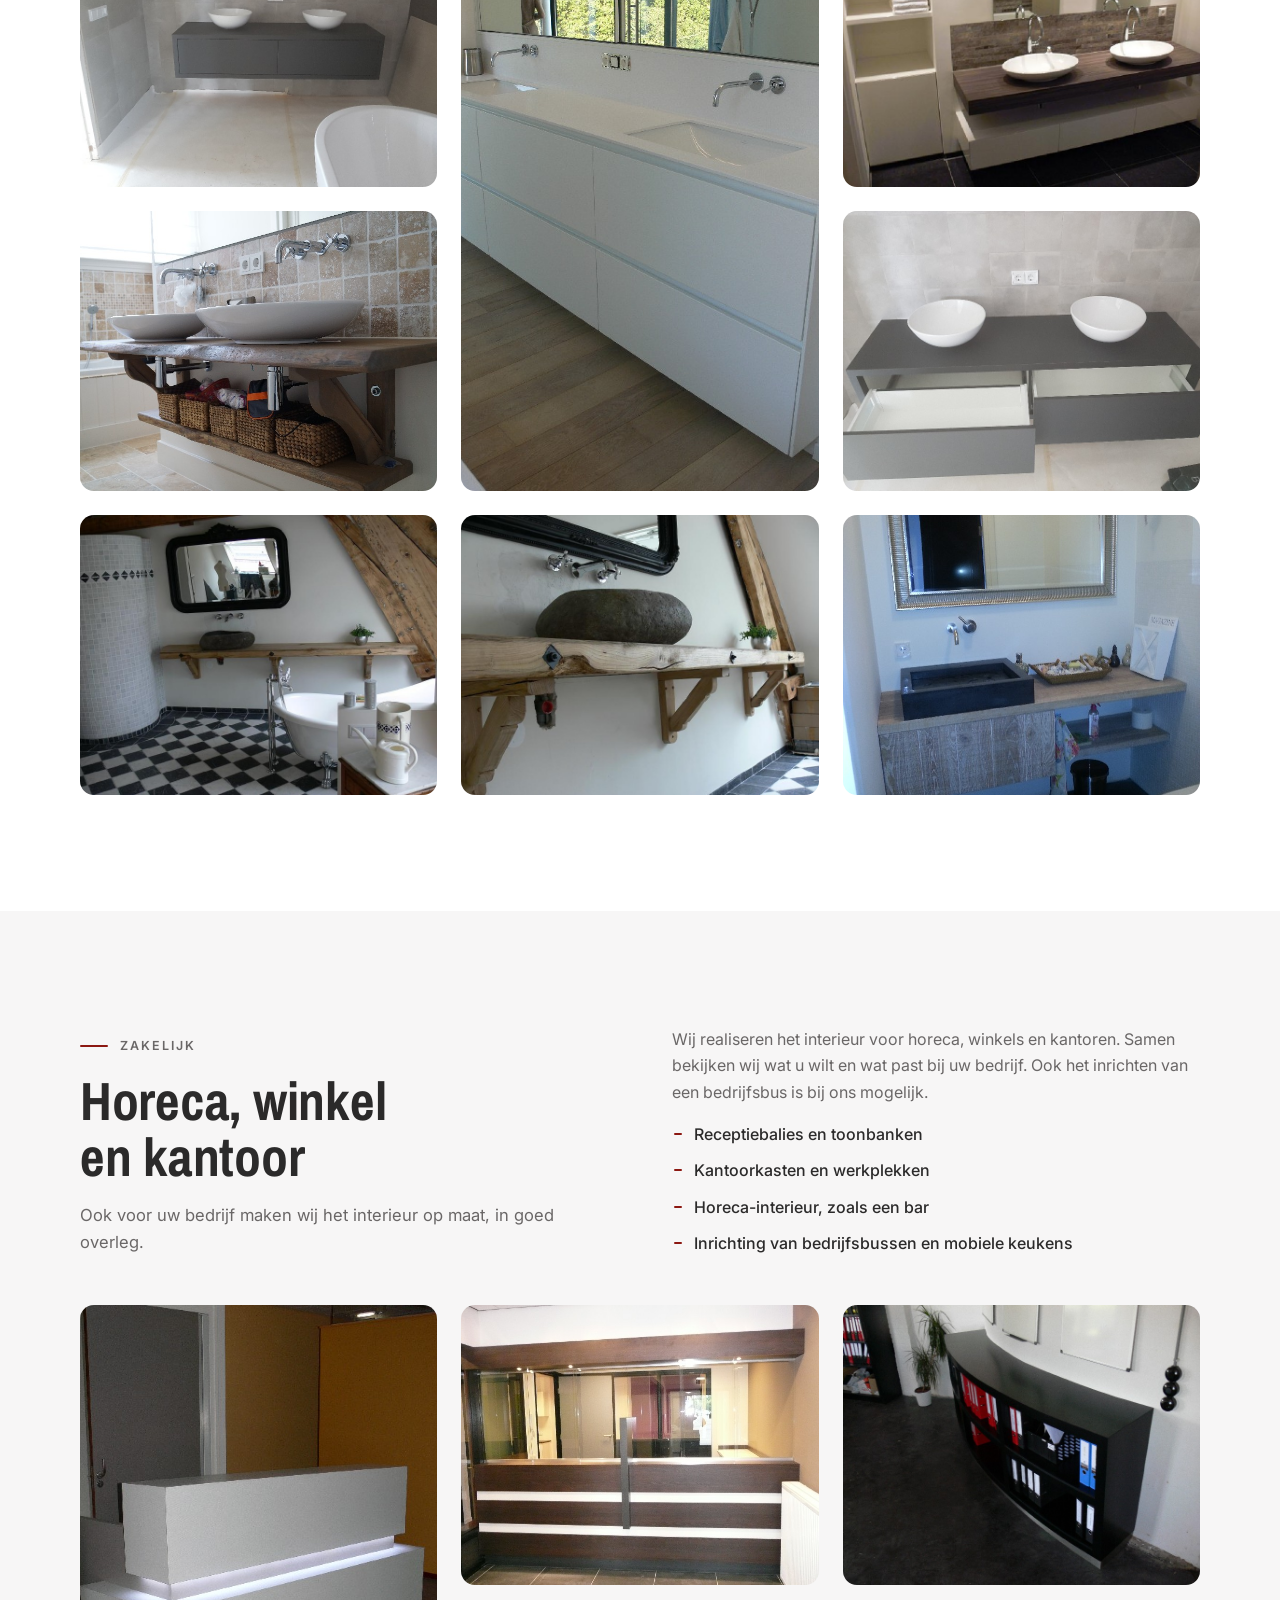
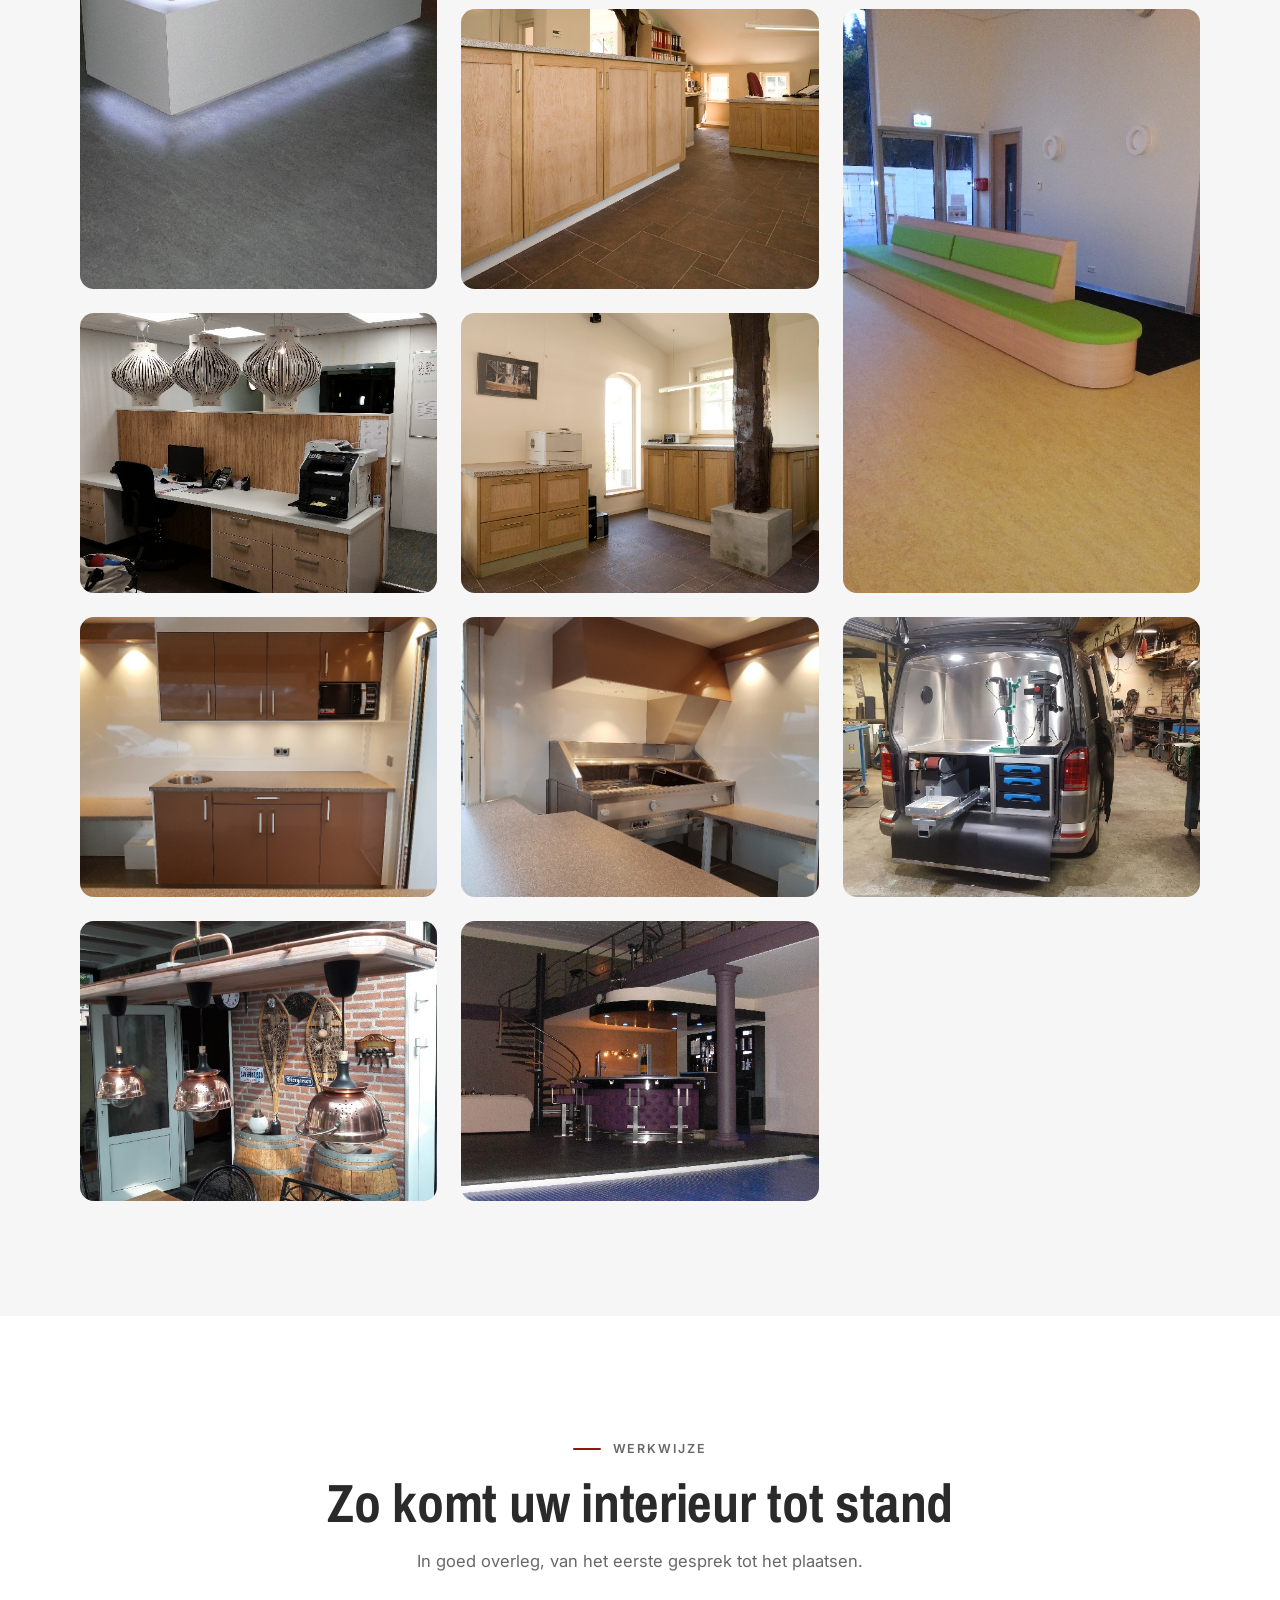
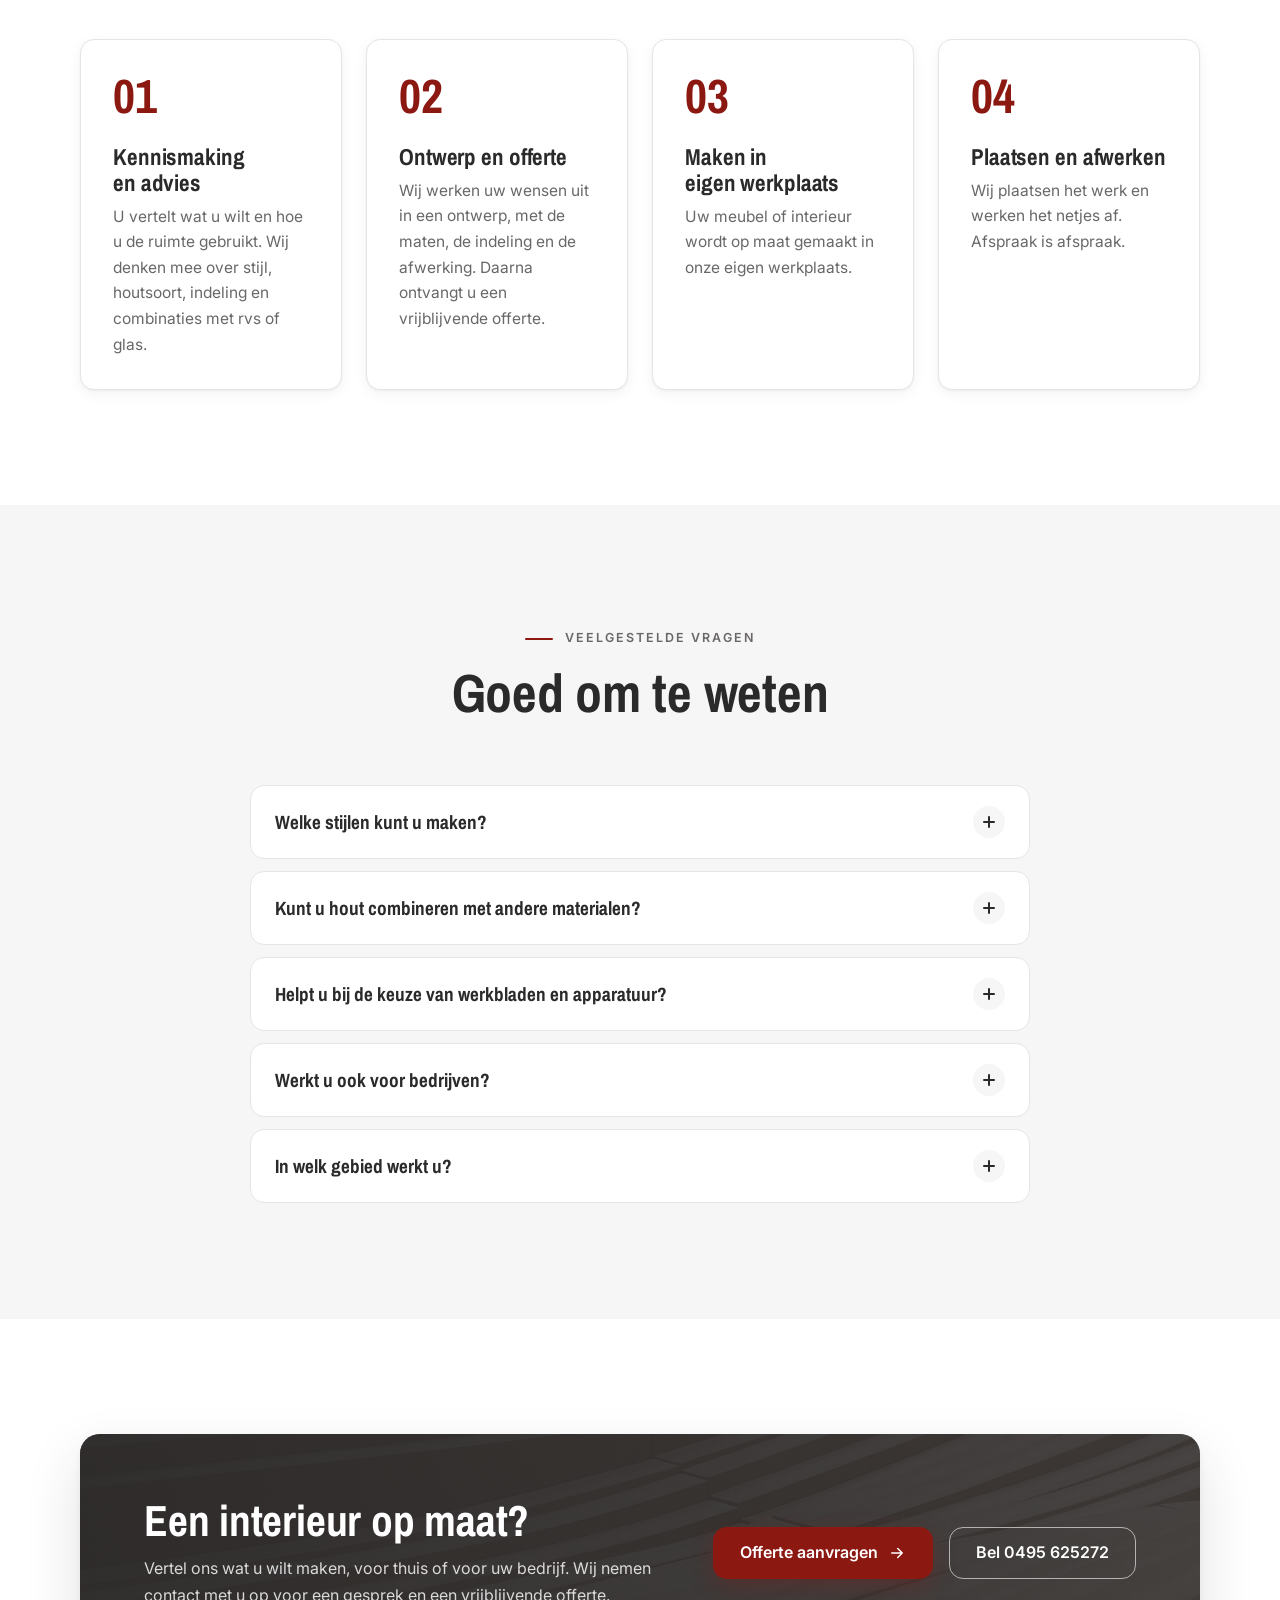
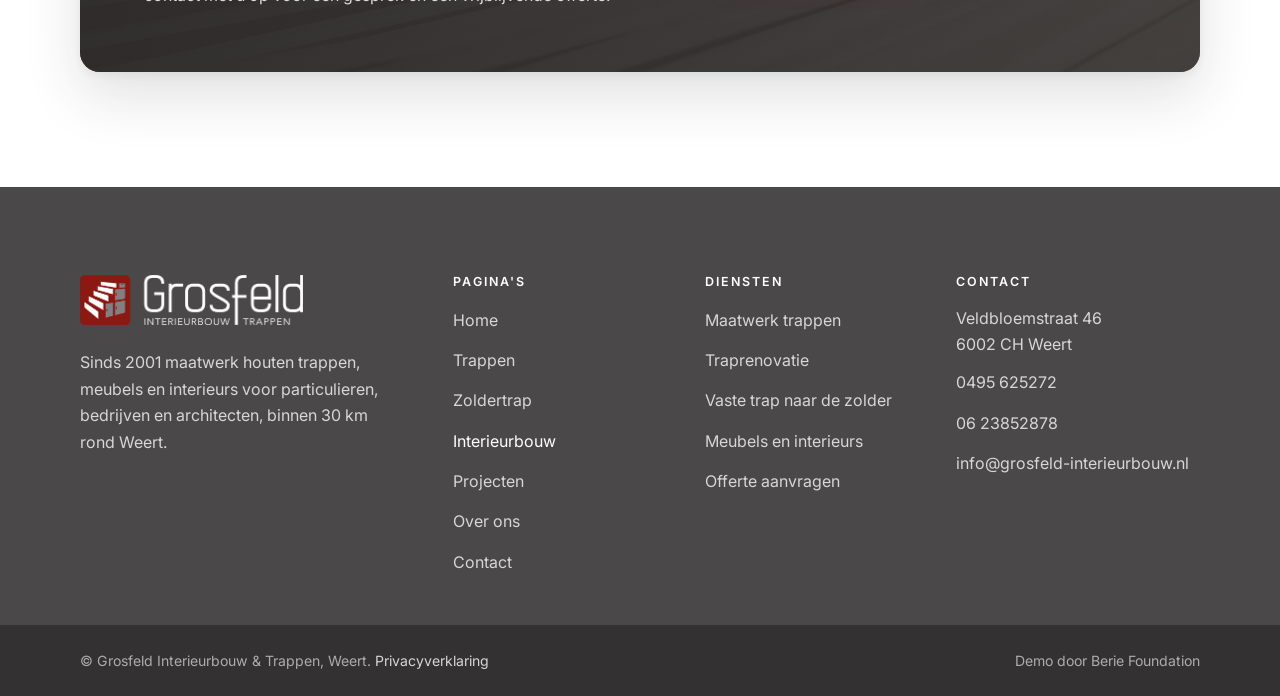
<file: interieurbouw.html>
<!doctype html>
<html lang="nl">
<head>
<meta charset="utf-8">
<meta name="viewport" content="width=device-width, initial-scale=1">
<title>Maatwerk interieurbouw: keukens, kasten en meubels | Grosfeld Weert (demo)</title>
<meta name="description" content="Keukens, kasten, meubels, badmeubels en zakelijke interieurs op maat, ontworpen en gemaakt in onze eigen werkplaats. Grosfeld uit Weert, sinds 2001. Bekijk de foto's per soort project.">
<meta name="theme-color" content="#4a4848">
<meta name="robots" content="noindex">
<link rel="icon" href="img/icoon.png">
<link rel="preconnect" href="https://fonts.googleapis.com">
<link rel="preconnect" href="https://fonts.gstatic.com" crossorigin>
<link href="https://fonts.googleapis.com/css2?family=Archivo+Narrow:wght@400;700&family=Inter:wght@400;500;600&display=swap" rel="stylesheet">
<link rel="stylesheet" href="css/style.css">
<!-- Vangnet: zonder werkend script blijft alle inhoud zichtbaar -->
<script>document.documentElement.classList.add('js');setTimeout(function(){if(!window.__revealOK)document.documentElement.classList.remove('js');},2500);</script>
</head>
<body>
<a class="skip" href="#main">Naar de inhoud</a>

<!-- ===== Header (zwevende navbar, blijft altijd staan) ===== -->
<header class="site-header" id="top">
  <div class="site-header__bar">
    <a class="logo" href="index.html" aria-label="Grosfeld Interieurbouw &amp; Trappen, naar de homepagina">
      <img src="img/interieurbouw-grosfeld-weert.png" alt="Grosfeld Interieurbouw &amp; Trappen" width="450" height="101">
    </a>
    <nav class="nav" aria-label="Hoofdmenu">
      <a href="index.html">Home</a>
      <a href="trappen.html">Trappen</a>
      <a href="zoldertrap.html">Zoldertrap</a>
      <a href="interieurbouw.html" aria-current="page">Interieurbouw</a>
      <a href="projecten.html">Projecten</a>
      <a href="over-ons.html">Over ons</a>
      <a href="contact.html">Contact</a>
    </nav>
    <div class="site-header__actions">
      <a class="phone" href="tel:+31495625272"><svg viewBox="0 0 24 24" fill="none" stroke="currentColor" stroke-width="2" stroke-linecap="round" stroke-linejoin="round" aria-hidden="true"><path d="M22 16.9v3a2 2 0 0 1-2.2 2 19.8 19.8 0 0 1-8.6-3.1 19.5 19.5 0 0 1-6-6A19.8 19.8 0 0 1 2.1 4.2 2 2 0 0 1 4.1 2h3a2 2 0 0 1 2 1.7c.1 1 .4 1.9.7 2.8a2 2 0 0 1-.5 2.1L8 9.9a16 16 0 0 0 6 6l1.3-1.3a2 2 0 0 1 2.1-.4c.9.3 1.8.6 2.8.7a2 2 0 0 1 1.7 2z"/></svg>0495 625272</a>
      <a class="btn btn--red btn--sm" href="contact.html#offerte">Offerte aanvragen</a>
      <button class="burger" type="button" aria-label="Menu openen" aria-expanded="false" aria-controls="drawer"><span></span><span></span><span></span></button>
    </div>
  </div>
</header>

<div class="overlay" aria-hidden="true"></div>
<aside class="drawer" id="drawer" aria-label="Mobiel menu" aria-hidden="true" inert>
  <button class="drawer__close" type="button" aria-label="Menu sluiten">&times;</button>
  <nav aria-label="Mobiel hoofdmenu">
    <a href="index.html">Home</a>
    <a href="trappen.html">Trappen</a>
    <a href="zoldertrap.html">Zoldertrap</a>
    <a href="interieurbouw.html" aria-current="page">Interieurbouw</a>
    <a href="projecten.html">Projecten</a>
    <a href="over-ons.html">Over ons</a>
    <a href="contact.html">Contact</a>
  </nav>
  <div class="drawer__buttons">
    <a class="btn btn--red" href="contact.html#offerte">Offerte aanvragen</a>
    <a class="btn btn--light" href="tel:+31495625272">Bel 0495 625272</a>
  </div>
</aside>

<div class="mobilebar" role="region" aria-label="Snel contact">
  <a class="btn btn--light" href="tel:+31495625272">Bellen</a>
  <a class="btn btn--red" href="contact.html#offerte">Offerte aanvragen</a>
</div>

<main id="main">


<style>
  /* Alleen voor deze pagina: kop links, uitleg rechts boven elke fotorij */
  .sub-intro { display: grid; grid-template-columns: 1fr 1fr; gap: clamp(24px, 5vw, 64px); align-items: end; margin-bottom: clamp(32px, 4vw, 48px); }
  .sub-intro .head { margin-bottom: 0; }
  .sub-intro__text p { color: var(--muted); margin-bottom: var(--s4); }
  .sub-intro__text .bullets { margin-top: 0; }
  .value .link { margin-top: auto; padding-top: var(--s2); }
  @media (max-width: 860px) { .sub-intro { grid-template-columns: 1fr; align-items: start; } }
</style>

<!-- ===== Pagina-hero ===== -->
<section class="page-hero" aria-labelledby="pagina-titel">
  <img class="page-hero__img" src="img/maatwerk-meubels-weert-1.jpg" alt="" width="1450" height="800" fetchpriority="high">
  <div class="wrap">
    <nav aria-label="Kruimelpad">
      <ol class="crumbs reveal">
        <li><a href="index.html">Home</a></li>
        <li><span aria-current="page">Interieurbouw</span></li>
      </ol>
    </nav>
    <p class="eyebrow eyebrow--light reveal" style="--d:.04s">Maatwerk interieurbouw</p>
    <h1 class="h1 reveal" id="pagina-titel" style="--d:.08s">Ontwerpen, bouwen, verbazen</h1>
    <p class="page-hero__lead reveal" style="--d:.16s">Meubels, badmeubels, kasten en keukens op maat. Ontworpen en gemaakt in onze eigen werkplaats, voor uw woning of uw bedrijf.</p>
    <div class="btn-row reveal" style="--d:.24s">
      <a class="btn btn--red" href="contact.html?soort=interieur#offerte">Vraag een offerte aan <svg viewBox="0 0 24 24" fill="none" stroke="currentColor" stroke-width="2" stroke-linecap="round" stroke-linejoin="round" aria-hidden="true"><path d="M5 12h14M13 6l6 6-6 6"/></svg></a>
      <a class="btn btn--light" href="#keukens">Bekijk de foto's</a>
    </div>
  </div>
</section>

<!-- ===== Intro: van A tot Z ===== -->
<section class="section" aria-labelledby="intro-titel">
  <div class="wrap">
    <div class="split">
      <div class="split__media reveal">
        <div class="media"><button type="button" class="zoom" data-zoom="werkplaats" data-caption="Eiken lades op maat"><img src="img/Interieurbouw-keukens00005.jpg" alt="Uitgetrokken eiken lades op maat naast een donkere stenen spoelbak" loading="lazy" width="800" height="450"></button></div>
      </div>
      <div class="split__text reveal" style="--d:.08s">
        <p class="eyebrow">Van A tot Z</p>
        <h2 class="h2" id="intro-titel">Maatwerk interieurbouw uit eigen werkplaats</h2>
        <p>Voor maatwerk meubels, badmeubels, kasten, keukens en ander interieur van hoogwaardige houtsoorten kunt u bij ons terecht. Wij ontwerpen en maken al onze projecten in onze eigen werkplaats, waar wij alles hebben voor houtbewerking.</p>
        <p>Maatwerk betekent dat uw meubel precies past: in de ruimte, bij uw stijl en bij hoe u het gebruikt. Hout combineren wij ook met rvs en glas.</p>
        <ul class="checks checks--1">
          <li><span class="check"><svg viewBox="0 0 24 24"><path d="M5 12.5l4.2 4.2L19 7"/></svg></span>Ontwerp en uitvoering in onze eigen werkplaats</li>
          <li><span class="check"><svg viewBox="0 0 24 24"><path d="M5 12.5l4.2 4.2L19 7"/></svg></span>Hoogwaardige houtsoorten, ook met rvs en glas</li>
          <li><span class="check"><svg viewBox="0 0 24 24"><path d="M5 12.5l4.2 4.2L19 7"/></svg></span>Van modern, strak en stoer tot landelijk</li>
          <li><span class="check"><svg viewBox="0 0 24 24"><path d="M5 12.5l4.2 4.2L19 7"/></svg></span>Voor particulieren en bedrijven</li>
        </ul>
      </div>
    </div>
  </div>
</section>

<!-- ===== Overzicht ===== -->
<section class="section section--soft section--tight" aria-labelledby="overzicht-titel">
  <div class="wrap">
    <header class="head head--center reveal">
      <p class="eyebrow">Op deze pagina</p>
      <h2 class="h2" id="overzicht-titel">Wat wij op maat maken</h2>
    </header>
    <ul class="values values--4">
      <li class="card value reveal">
        <span class="icon"><svg viewBox="0 0 24 24"><rect x="3" y="4" width="18" height="16" rx="2"/><path d="M3 10h18M12 10v10"/><path d="M7 7h2M15 7h2"/></svg></span>
        <h3 class="h3">Keukens</h3>
        <p>Van strak en modern tot landelijk, met advies over werkbladen en apparatuur.</p>
        <a class="link" href="#keukens">Naar keukens <svg viewBox="0 0 24 24" fill="none" stroke="currentColor" stroke-width="2" stroke-linecap="round" stroke-linejoin="round" aria-hidden="true"><path d="M5 12h14M13 6l6 6-6 6"/></svg></a>
      </li>
      <li class="card value reveal" style="--d:.06s">
        <span class="icon"><svg viewBox="0 0 24 24"><rect x="4" y="3" width="16" height="18" rx="2"/><path d="M12 3v18M10 11v2M14 11v2"/></svg></span>
        <h3 class="h3">Kasten en meubels</h3>
        <p>Inbouwkasten, tv-meubels, boekenkasten en tafels die precies passen.</p>
        <a class="link" href="#kasten-meubels">Naar kasten <svg viewBox="0 0 24 24" fill="none" stroke="currentColor" stroke-width="2" stroke-linecap="round" stroke-linejoin="round" aria-hidden="true"><path d="M5 12h14M13 6l6 6-6 6"/></svg></a>
      </li>
      <li class="card value reveal" style="--d:.12s">
        <span class="icon"><svg viewBox="0 0 24 24"><path d="M3 12h18v2a5 5 0 0 1-5 5H8a5 5 0 0 1-5-5v-2z"/><path d="M6 12V6a2 2 0 0 1 4 0"/><path d="M8 19l-1 2M16 19l1 2"/></svg></span>
        <h3 class="h3">Badmeubels</h3>
        <p>Zwevend, met dubbele wastafel of met een hoge kast ernaast.</p>
        <a class="link" href="#badkamer">Naar badmeubels <svg viewBox="0 0 24 24" fill="none" stroke="currentColor" stroke-width="2" stroke-linecap="round" stroke-linejoin="round" aria-hidden="true"><path d="M5 12h14M13 6l6 6-6 6"/></svg></a>
      </li>
      <li class="card value reveal" style="--d:.18s">
        <span class="icon"><svg viewBox="0 0 24 24"><rect x="3" y="7" width="18" height="13" rx="2"/><path d="M8 7V5a2 2 0 0 1 2-2h4a2 2 0 0 1 2 2v2"/><path d="M3 13h18"/></svg></span>
        <h3 class="h3">Zakelijk</h3>
        <p>Horeca, winkel en kantoor, en ook de inrichting van uw bedrijfsbus.</p>
        <a class="link" href="#zakelijk">Naar zakelijk <svg viewBox="0 0 24 24" fill="none" stroke="currentColor" stroke-width="2" stroke-linecap="round" stroke-linejoin="round" aria-hidden="true"><path d="M5 12h14M13 6l6 6-6 6"/></svg></a>
      </li>
    </ul>
  </div>
</section>

<!-- ===== Keukens ===== -->
<section class="section" id="keukens" aria-labelledby="keukens-titel">
  <div class="wrap">
    <div class="sub-intro">
      <header class="head reveal">
        <p class="eyebrow">Keukens</p>
        <h2 class="h2" id="keukens-titel">Een keuken die bij u past</h2>
        <p class="lead">Modern, strak en stoer of juist landelijk. Uw keuken wordt gemaakt op de maat van uw ruimte.</p>
      </header>
      <div class="sub-intro__text reveal" style="--d:.08s">
        <p>Wij adviseren u bij de keuze van werkbladen en apparatuur. Met de stijl van de kranen, de spoelbak en de handgrepen versterkt u het karakter van de keuken.</p>
        <ul class="bullets">
          <li>Kookeilanden, kastenwanden en inbouwkolommen</li>
          <li>Advies over werkbladen en apparatuur</li>
          <li>Ook bijkeukens en buitenkeukens</li>
        </ul>
      </div>
    </div>
    <div class="gallery" id="galerij-keukens">
      <figure class="shot reveal" data-cat="keukens"><button type="button" aria-label="Foto vergroten: witte landelijke keuken met kookeiland"><img src="img/Interieurbouw-keukens00013.jpg" alt="Witte landelijke keuken met kookeiland, donkere werkbladen en boogramen" loading="lazy" width="800" height="600"></button><figcaption>Landelijke keuken met kookeiland</figcaption></figure>
      <figure class="shot is-tall reveal" data-cat="keukens"><button type="button" aria-label="Foto vergroten: eiken kastenwand"><img src="img/Interieurbouw-keukens00012.jpg" alt="Hoge eiken kastenwand met ingebouwde koelkast en vriezer" loading="lazy" width="600" height="800"></button><figcaption>Eiken kastenwand</figcaption></figure>
      <figure class="shot reveal" data-cat="keukens"><button type="button" aria-label="Foto vergroten: hoogglans zwarte keuken"><img src="img/Interieurbouw-keukens00018.jpg" alt="Lange hoogglans zwarte keuken met rvs afwerking en afzuigkap" loading="lazy" width="800" height="533"></button><figcaption>Hoogglans zwarte keuken</figcaption></figure>
      <figure class="shot reveal" data-cat="keukens"><button type="button" aria-label="Foto vergroten: eiken keuken met spoelbak"><img src="img/Interieurbouw-keukens00002.jpg" alt="Lange eiken keuken met donkere spoelbak en een werkblad in betonlook" loading="lazy" width="800" height="450"></button><figcaption>Eiken keuken met spoelbak</figcaption></figure>
      <figure class="shot reveal" data-cat="keukens"><button type="button" aria-label="Foto vergroten: U-keuken met zwart fornuis"><img src="img/Interieurbouw-keukens00014.jpg" alt="U-vormige witte keuken met donker werkblad en zwart fornuis" loading="lazy" width="800" height="600"></button><figcaption>U-keuken met fornuis</figcaption></figure>
      <figure class="shot is-tall reveal" data-cat="keukens"><button type="button" aria-label="Foto vergroten: bijkeuken met houten kasten"><img src="img/Interieurbouw-meubels00007.jpg" alt="Bijkeuken met houten bovenkasten, spoelbak, wasmachine en droger" loading="lazy" width="600" height="800"></button><figcaption>Bijkeuken op maat</figcaption></figure>
      <figure class="shot reveal" data-cat="keukens"><button type="button" aria-label="Foto vergroten: stenen spoelbak met kraan"><img src="img/Interieurbouw-keukens00006.jpg" alt="Close-up van een donkere stenen spoelbak met een klassieke kraan" loading="lazy" width="800" height="450"></button><figcaption>Detail spoelbak en kraan</figcaption></figure>
      <figure class="shot reveal" data-cat="keukens"><button type="button" aria-label="Foto vergroten: kookeiland met gaskookplaat"><img src="img/Interieurbouw-keukens00008.jpg" alt="Kookeiland met gaskookplaat en donker werkblad in een woonkeuken" loading="lazy" width="800" height="600"></button><figcaption>Kookeiland met gaskookplaat</figcaption></figure>
      <figure class="shot reveal" data-cat="keukens"><button type="button" aria-label="Foto vergroten: witte keuken met houten wand"><img src="img/Interieurbouw-keukens00017.jpg" alt="Witte keuken met kookeiland, spoelbak en een donkere houten kastenwand" loading="lazy" width="800" height="600"></button><figcaption>Witte keuken met houten wand</figcaption></figure>
      <figure class="shot is-tall reveal" data-cat="keukens"><button type="button" aria-label="Foto vergroten: witte bijkeuken met inbouwkasten"><img src="img/Interieurbouw-meubels00031.jpg" alt="Witte bijkeuken met hoge kasten en een nis voor wasmachine en droger" loading="lazy" width="389" height="800"></button><figcaption>Bijkeuken met inbouwkasten</figcaption></figure>
      <figure class="shot reveal" data-cat="keukens"><button type="button" aria-label="Foto vergroten: eiken keuken onder schuin dak"><img src="img/Interieurbouw-keukens00023.jpg" alt="Lange eiken keuken onder een schuin dak met afzuigkap en vaatwasser" loading="lazy" width="800" height="600"></button><figcaption>Keuken onder schuin dak</figcaption></figure>
      <figure class="shot reveal" data-cat="keukens"><button type="button" aria-label="Foto vergroten: buitenkeuken met eiken kasten"><img src="img/Interieurbouw-keukens00001.jpg" alt="Buitenkeuken op een terras met eiken kasten en een donker betonnen blad" loading="lazy" width="800" height="450"></button><figcaption>Buitenkeuken met eiken kasten</figcaption></figure>
    </div>
  </div>
</section>

<!-- ===== Kasten en meubels ===== -->
<section class="section section--soft" id="kasten-meubels" aria-labelledby="kasten-titel">
  <div class="wrap">
    <div class="sub-intro">
      <header class="head reveal">
        <p class="eyebrow">Kasten en meubels</p>
        <h2 class="h2" id="kasten-titel">Elke centimeter benut</h2>
        <p class="lead">Kasten en meubels die precies in de ruimte passen, ook onder een schuin dak of in een nis.</p>
      </header>
      <div class="sub-intro__text reveal" style="--d:.08s">
        <p>Een kast op maat sluit aan op muren, balken en schuine wanden. Zo gebruikt u ruimte waar een kast uit de winkel niet past. Een meubel op maat krijgt de vorm, de maat en de houtsoort die bij uw interieur horen.</p>
        <ul class="bullets">
          <li>Inbouwkasten, inloopkasten en zolderkasten</li>
          <li>Tv-meubels, mediawanden en boekenkasten</li>
          <li>Tafels, banken en garderobes</li>
        </ul>
      </div>
    </div>
    <div class="gallery" id="galerij-kasten">
      <figure class="shot reveal" data-cat="kasten"><button type="button" aria-label="Foto vergroten: eiken mediawand met haard"><img src="img/Interieurbouw-meubels00062.jpg" alt="Lichte eiken mediawand met lades, een ingebouwde haard en een televisie" loading="lazy" width="800" height="600"></button><figcaption>Eiken mediawand met haard</figcaption></figure>
      <figure class="shot is-tall reveal" data-cat="kasten"><button type="button" aria-label="Foto vergroten: witte kastenwand met gecapitonneerde deuren"><img src="img/Interieurbouw-meubels00001.jpg" alt="Witte kastenwand met gecapitonneerde deuren naast een raam en een trap" loading="lazy" width="600" height="800"></button><figcaption>Kastenwand met gecapitonneerde deuren</figcaption></figure>
      <figure class="shot reveal" data-cat="kasten"><button type="button" aria-label="Foto vergroten: haardwand met steigerhout"><img src="img/Interieurbouw-meubels00022.jpg" alt="Haard in een wandmeubel met steigerhouten planken en grijze kastjes" loading="lazy" width="800" height="600"></button><figcaption>Haardwand met steigerhout</figcaption></figure>
      <figure class="shot reveal" data-cat="kasten"><button type="button" aria-label="Foto vergroten: zwevend tv-meubel"><img src="img/Interieurbouw-meubels00035.jpg" alt="Zwevend tv-meubel van donker hout onder houten wandplanken" loading="lazy" width="800" height="531"></button><figcaption>Zwevend tv-meubel</figcaption></figure>
      <figure class="shot reveal" data-cat="kasten"><button type="button" aria-label="Foto vergroten: inbouwkastenwand in de slaapkamer"><img src="img/Interieurbouw-meubels00064.jpg" alt="Witte inbouwkastenwand over de hele slaapkamerwand, boven het bed" loading="lazy" width="800" height="600"></button><figcaption>Kastenwand in de slaapkamer</figcaption></figure>
      <figure class="shot is-tall reveal" data-cat="kasten"><button type="button" aria-label="Foto vergroten: donkerhouten inloopkast"><img src="img/Interieurbouw-meubels00009.jpg" alt="Donkerhouten inloopkast met open vakken, kledingroede en lades" loading="lazy" width="600" height="800"></button><figcaption>Inloopkast in donker hout</figcaption></figure>
      <figure class="shot reveal" data-cat="kasten"><button type="button" aria-label="Foto vergroten: zolderkasten onder schuin dak"><img src="img/Interieurbouw-meubels00011.jpg" alt="Zolderkamer met een witte kastenwand onder het schuine dak en een eiken balk" loading="lazy" width="800" height="600"></button><figcaption>Zolderkasten onder schuin dak</figcaption></figure>
      <figure class="shot reveal" data-cat="kasten"><button type="button" aria-label="Foto vergroten: hoogglans kasten met donker hout"><img src="img/Interieurbouw-meubels00063.jpg" alt="Witte hoogglans kastenwand met donkere houten panelen en een ingebouwd bureau" loading="lazy" width="800" height="533"></button><figcaption>Kastenwand met bureau</figcaption></figure>
      <figure class="shot reveal" data-cat="kasten"><button type="button" aria-label="Foto vergroten: hoge boekenkast in hout"><img src="img/Interieurbouw-meubels00045.jpg" alt="Hoge boekenkast van donker hout met verlichte vakken en deurtjes" loading="lazy" width="800" height="600"></button><figcaption>Boekenkast met verlichting</figcaption></figure>
      <figure class="shot is-tall reveal" data-cat="meubels"><button type="button" aria-label="Foto vergroten: eettafel met leren stoelen"><img src="img/Interieurbouw-meubels00006.jpg" alt="Eettafel met houten blad, metalen onderstel en leren stoelen" loading="lazy" width="600" height="800"></button><figcaption>Eettafel op maat</figcaption></figure>
      <figure class="shot reveal" data-cat="meubels"><button type="button" aria-label="Foto vergroten: eiken tafel met natuurlijke randen"><img src="img/Interieurbouw-meubels00057.jpg" alt="Massief eiken tafel met natuurlijke randen en een bank op zwarte poten" loading="lazy" width="800" height="450"></button><figcaption>Eiken tafel met natuurlijke rand</figcaption></figure>
      <figure class="shot reveal" data-cat="meubels"><button type="button" aria-label="Foto vergroten: ronde eiken eettafel"><img src="img/Interieurbouw-meubels00042.jpg" alt="Ronde eiken eettafel op een stalen voet met zes stoelen" loading="lazy" width="703" height="600"></button><figcaption>Ronde eiken eettafel</figcaption></figure>
    </div>
  </div>
</section>

<!-- ===== Badmeubels ===== -->
<section class="section" id="badkamer" aria-labelledby="badkamer-titel">
  <div class="wrap">
    <div class="sub-intro">
      <header class="head reveal">
        <p class="eyebrow">Badkamer</p>
        <h2 class="h2" id="badkamer-titel">Badmeubels op maat</h2>
        <p class="lead">Een badmeubel dat past bij de ruimte en bij de sfeer van uw badkamer.</p>
      </header>
      <div class="sub-intro__text reveal" style="--d:.08s">
        <p>Kies bijvoorbeeld een zwevend meubel, een dubbele wastafel of een hoge kast met open vakken. Net als bij de keuken versterkt u de stijl met de keuze van kranen, wasbakken en handgrepen.</p>
        <ul class="bullets">
          <li>Zwevende badmeubels</li>
          <li>Enkele of dubbele wastafel</li>
          <li>Hout gecombineerd met steen</li>
        </ul>
      </div>
    </div>
    <div class="gallery" id="galerij-badkamer">
      <figure class="shot reveal" data-cat="badkamer"><button type="button" aria-label="Foto vergroten: grijs dubbel badmeubel"><img src="img/Interieurbouw-meubels00016.jpg" alt="Grijs zwevend badmeubel met twee witte wastafels naast het bad" loading="lazy" width="800" height="600"></button><figcaption>Dubbel badmeubel in grijs</figcaption></figure>
      <figure class="shot is-tall reveal" data-cat="badkamer"><button type="button" aria-label="Foto vergroten: wit hangend badmeubel"><img src="img/Interieurbouw-meubels00040.jpg" alt="Wit hangend badmeubel met dubbele wastafel en een lange spiegel" loading="lazy" width="600" height="800"></button><figcaption>Hangend badmeubel in wit</figcaption></figure>
      <figure class="shot reveal" data-cat="badkamer"><button type="button" aria-label="Foto vergroten: zwevend badmeubel met twee ronde wastafels"><img src="img/Interieurbouw-meubels00046.jpg" alt="Zwevend badmeubel met donker blad en twee ronde wastafels" loading="lazy" width="800" height="600"></button><figcaption>Zwevend badmeubel</figcaption></figure>
      <figure class="shot reveal" data-cat="badkamer"><button type="button" aria-label="Foto vergroten: rustieke houten wastafel"><img src="img/Interieurbouw-meubels00036.jpg" alt="Rustiek houten badmeubel met dubbele wastafel en mandjes eronder" loading="lazy" width="800" height="532"></button><figcaption>Rustiek badmeubel</figcaption></figure>
      <figure class="shot reveal" data-cat="badkamer"><button type="button" aria-label="Foto vergroten: badmeubel met lades"><img src="img/Interieurbouw-meubels00017.jpg" alt="Grijs dubbel badmeubel met uitgetrokken lades en witte wastafels" loading="lazy" width="800" height="600"></button><figcaption>Badmeubel met lades</figcaption></figure>
      <figure class="shot reveal" data-cat="badkamer"><button type="button" aria-label="Foto vergroten: zolderbadkamer"><img src="img/Interieurbouw-meubels00043.jpg" alt="Zolderbadkamer met zwart-witte vloer, vrijstaand bad en houten balk" loading="lazy" width="800" height="600"></button><figcaption>Zolderbadkamer</figcaption></figure>
      <figure class="shot reveal" data-cat="badkamer"><button type="button" aria-label="Foto vergroten: houten blad met stenen waskom"><img src="img/Interieurbouw-meubels00044.jpg" alt="Houten plank als wastafelblad met een stenen waskom en kraan" loading="lazy" width="800" height="600"></button><figcaption>Houten blad met stenen kom</figcaption></figure>
      <figure class="shot reveal" data-cat="badkamer"><button type="button" aria-label="Foto vergroten: eiken badmeubel met zwarte wastafel"><img src="img/Interieurbouw-meubels00004.jpg" alt="Zwarte wastafel op een eiken badmeubel met een spiegel erboven" loading="lazy" width="600" height="800"></button><figcaption>Eiken badmeubel</figcaption></figure>
    </div>
  </div>
</section>

<!-- ===== Zakelijk ===== -->
<section class="section section--soft" id="zakelijk" aria-labelledby="zakelijk-titel">
  <div class="wrap">
    <div class="sub-intro">
      <header class="head reveal">
        <p class="eyebrow">Zakelijk</p>
        <h2 class="h2" id="zakelijk-titel">Horeca, winkel en kantoor</h2>
        <p class="lead">Ook voor uw bedrijf maken wij het interieur op maat, in goed overleg.</p>
      </header>
      <div class="sub-intro__text reveal" style="--d:.08s">
        <p>Wij realiseren het interieur voor horeca, winkels en kantoren. Samen bekijken wij wat u wilt en wat past bij uw bedrijf. Ook het inrichten van een bedrijfsbus is bij ons mogelijk.</p>
        <ul class="bullets">
          <li>Receptiebalies en toonbanken</li>
          <li>Kantoorkasten en werkplekken</li>
          <li>Horeca-interieur, zoals een bar</li>
          <li>Inrichting van bedrijfsbussen en mobiele keukens</li>
        </ul>
      </div>
    </div>
    <div class="gallery" id="galerij-zakelijk">
      <figure class="shot is-tall reveal" data-cat="zakelijk"><button type="button" aria-label="Foto vergroten: witte balie met ledverlichting"><img src="img/Interieurbouw-zakelijk00005.jpg" alt="Witte receptiebalie met blauwe ledverlichting onder de bovenrand" loading="lazy" width="600" height="800"></button><figcaption>Balie met ledverlichting</figcaption></figure>
      <figure class="shot reveal" data-cat="zakelijk"><button type="button" aria-label="Foto vergroten: houten receptiebalie met glas"><img src="img/Interieurbouw-zakelijk00004.jpg" alt="Donkere houten receptiebalie met een glazen bovenkant en witte lijsten" loading="lazy" width="800" height="533"></button><figcaption>Houten balie met glas</figcaption></figure>
      <figure class="shot reveal" data-cat="zakelijk"><button type="button" aria-label="Foto vergroten: gebogen kantoorkast"><img src="img/Interieurbouw-zakelijk00006.jpg" alt="Gebogen zwarte kantoorkast met open vakken en ordners" loading="lazy" width="800" height="600"></button><figcaption>Gebogen kantoorkast</figcaption></figure>
      <figure class="shot reveal" data-cat="zakelijk"><button type="button" aria-label="Foto vergroten: eiken kastenwand op kantoor"><img src="img/Interieurbouw-zakelijk00008.jpg" alt="Lange eiken kastenwand met grijs blad in een lichte kantoorruimte" loading="lazy" width="800" height="533"></button><figcaption>Kastenwand op kantoor</figcaption></figure>
      <figure class="shot is-tall reveal" data-cat="zakelijk"><button type="button" aria-label="Foto vergroten: zitbank op maat"><img src="img/Interieurbouw-meubels00003.jpg" alt="Lange zitbank met groene kussens op een lichte houten onderbouw in een hal" loading="lazy" width="600" height="800"></button><figcaption>Zitbank op maat</figcaption></figure>
      <figure class="shot reveal" data-cat="zakelijk"><button type="button" aria-label="Foto vergroten: kantoorwerkplek met houten lades"><img src="img/Interieurbouw-meubels00005.jpg" alt="Kantoorwerkplek met houten lambrisering, lades en hanglampen" loading="lazy" width="800" height="450"></button><figcaption>Kantoorwerkplek</figcaption></figure>
      <figure class="shot reveal" data-cat="zakelijk"><button type="button" aria-label="Foto vergroten: eiken pantry met boomstam"><img src="img/Interieurbouw-zakelijk00007.jpg" alt="Eiken kasten met grijs blad en een boomstam als pilaar" loading="lazy" width="800" height="533"></button><figcaption>Eiken pantry met boomstam</figcaption></figure>
      <figure class="shot reveal" data-cat="zakelijk"><button type="button" aria-label="Foto vergroten: keuken in een verkoopwagen"><img src="img/Interieurbouw-zakelijk00002.jpg" alt="Compacte keuken met bruine hoogglans kasten, spoelbak en magnetron in een verkoopwagen" loading="lazy" width="800" height="600"></button><figcaption>Keuken in een verkoopwagen</figcaption></figure>
      <figure class="shot reveal" data-cat="zakelijk"><button type="button" aria-label="Foto vergroten: rvs grill in een mobiele keuken"><img src="img/Interieurbouw-zakelijk00003.jpg" alt="Rvs grill onder een bruine afzuigkap in een mobiele keuken" loading="lazy" width="800" height="600"></button><figcaption>Rvs grill in mobiele keuken</figcaption></figure>
      <figure class="shot reveal" data-cat="zakelijk"><button type="button" aria-label="Foto vergroten: ingerichte bedrijfsbus"><img src="img/Interieurbouw-zakelijk00011.jpg" alt="Bedrijfsbus met aluminium laadvloer, laden en een boormachine" loading="lazy" width="800" height="450"></button><figcaption>Ingerichte bedrijfsbus</figcaption></figure>
      <figure class="shot reveal" data-cat="zakelijk"><button type="button" aria-label="Foto vergroten: houten bar met koperen lampen"><img src="img/Interieurbouw-meubels00058.jpg" alt="Houten bar met koperen hanglampen en vaten in een overdekte ruimte" loading="lazy" width="800" height="450"></button><figcaption>Bar voor de horeca</figcaption></figure>
      <figure class="shot reveal" data-cat="zakelijk"><button type="button" aria-label="Foto vergroten: bar met paarse bekleding"><img src="img/Interieurbouw-meubels00049.jpg" alt="Bar met paarse bekleding, een wenteltrap en een kroonluchter in een ruime loft" loading="lazy" width="600" height="800"></button><figcaption>Bar op maat</figcaption></figure>
    </div>
  </div>
</section>

<!-- ===== Werkwijze ===== -->
<section class="section" aria-labelledby="werkwijze-titel">
  <div class="wrap">
    <header class="head head--center reveal">
      <p class="eyebrow">Werkwijze</p>
      <h2 class="h2" id="werkwijze-titel">Zo komt uw interieur tot stand</h2>
      <p class="lead">In goed overleg, van het eerste gesprek tot het plaatsen.</p>
    </header>
    <ol class="steps">
      <li class="card step reveal"><span class="step__nr" aria-hidden="true">01</span><div><h3 class="h3">Kennismaking en advies</h3><p>U vertelt wat u wilt en hoe u de ruimte gebruikt. Wij denken mee over stijl, houtsoort, indeling en combinaties met rvs of glas.</p></div></li>
      <li class="card step reveal" style="--d:.08s"><span class="step__nr" aria-hidden="true">02</span><div><h3 class="h3">Ontwerp en offerte</h3><p>Wij werken uw wensen uit in een ontwerp, met de maten, de indeling en de afwerking. Daarna ontvangt u een vrijblijvende offerte.</p></div></li>
      <li class="card step reveal" style="--d:.16s"><span class="step__nr" aria-hidden="true">03</span><div><h3 class="h3">Maken in eigen werkplaats</h3><p>Uw meubel of interieur wordt op maat gemaakt in onze eigen werkplaats.</p></div></li>
      <li class="card step reveal" style="--d:.24s"><span class="step__nr" aria-hidden="true">04</span><div><h3 class="h3">Plaatsen en afwerken</h3><p>Wij plaatsen het werk en werken het netjes af. Afspraak is afspraak.</p></div></li>
    </ol>
  </div>
</section>

<!-- ===== Veelgestelde vragen ===== -->
<section class="section section--soft" aria-labelledby="faq-titel">
  <div class="wrap wrap--narrow">
    <header class="head head--center reveal">
      <p class="eyebrow">Veelgestelde vragen</p>
      <h2 class="h2" id="faq-titel">Goed om te weten</h2>
    </header>
    <div class="faq reveal" data-single>
      <details class="faq__item">
        <summary>Welke stijlen kunt u maken?<span class="faq__icon" aria-hidden="true"></span></summary>
        <div class="faq__body"><div class="faq__inner"><p>Net als bij onze trappen variëren de stijlen van modern, strak en stoer tot landelijk. Met de keuze van kranen, wasbakken en handgrepen kunt u de stijl nog versterken.</p></div></div>
      </details>
      <details class="faq__item">
        <summary>Kunt u hout combineren met andere materialen?<span class="faq__icon" aria-hidden="true"></span></summary>
        <div class="faq__body"><div class="faq__inner"><p>Ja. Wij werken met hoogwaardige houtsoorten en combineren die ook met rvs en glas.</p></div></div>
      </details>
      <details class="faq__item">
        <summary>Helpt u bij de keuze van werkbladen en apparatuur?<span class="faq__icon" aria-hidden="true"></span></summary>
        <div class="faq__body"><div class="faq__inner"><p>Ja, bij een keuken adviseren wij u ook over de keuze van werkbladen en apparatuur.</p></div></div>
      </details>
      <details class="faq__item">
        <summary>Werkt u ook voor bedrijven?<span class="faq__icon" aria-hidden="true"></span></summary>
        <div class="faq__body"><div class="faq__inner"><p>Ja. Wij maken ook interieurs voor horeca, winkels en kantoren, en wij kunnen uw bedrijfsbus inrichten. In goed overleg bekijken wij wat u wilt.</p></div></div>
      </details>
      <details class="faq__item">
        <summary>In welk gebied werkt u?<span class="faq__icon" aria-hidden="true"></span></summary>
        <div class="faq__body"><div class="faq__inner"><p>Ons werkgebied is voornamelijk Zuidoost Nederland, binnen een straal van 30 km vanuit Weert.</p></div></div>
      </details>
    </div>
  </div>
</section>

<!-- ===== CTA-band ===== -->
<section class="section" aria-labelledby="cta-titel">
  <div class="wrap">
    <div class="cta-band reveal">
      <img class="cta-band__img" src="img/interieurbouw-limburg.jpg" alt="" loading="lazy" width="1450" height="800">
      <div>
        <h2 class="h2" id="cta-titel">Een interieur op maat?</h2>
        <p>Vertel ons wat u wilt maken, voor thuis of voor uw bedrijf. Wij nemen contact met u op voor een gesprek en een vrijblijvende offerte.</p>
      </div>
      <div class="btn-row">
        <a class="btn btn--red" href="contact.html?soort=interieur#offerte">Offerte aanvragen <svg viewBox="0 0 24 24" fill="none" stroke="currentColor" stroke-width="2" stroke-linecap="round" stroke-linejoin="round" aria-hidden="true"><path d="M5 12h14M13 6l6 6-6 6"/></svg></a>
        <a class="btn btn--light" href="tel:+31495625272">Bel 0495 625272</a>
      </div>
    </div>
  </div>
</section>

<!-- /INHOUD -->

</main>

<!-- ===== Footer ===== -->
<footer class="footer">
  <div class="wrap footer__grid">
    <div class="footer__brand">
      <img class="footer__logo" src="img/interieurbouw-grosfeld-weert.png" alt="Grosfeld Interieurbouw &amp; Trappen" width="450" height="101" loading="lazy">
      <p>Sinds 2001 maatwerk houten trappen, meubels en interieurs voor particulieren, bedrijven en architecten, binnen 30 km rond Weert.</p>
    </div>
    <nav class="footer__nav" aria-label="Footer">
      <h2>Pagina's</h2>
      <ul>
        <li><a href="index.html">Home</a></li>
        <li><a href="trappen.html">Trappen</a></li>
        <li><a href="zoldertrap.html">Zoldertrap</a></li>
        <li><a href="interieurbouw.html">Interieurbouw</a></li>
        <li><a href="projecten.html">Projecten</a></li>
        <li><a href="over-ons.html">Over ons</a></li>
        <li><a href="contact.html">Contact</a></li>
      </ul>
    </nav>
    <div>
      <h2>Diensten</h2>
      <ul>
        <li><a href="trappen.html">Maatwerk trappen</a></li>
        <li><a href="trappen.html#traprenovatie">Traprenovatie</a></li>
        <li><a href="zoldertrap.html">Vaste trap naar de zolder</a></li>
        <li><a href="interieurbouw.html">Meubels en interieurs</a></li>
        <li><a href="contact.html#offerte">Offerte aanvragen</a></li>
      </ul>
    </div>
    <div>
      <h2>Contact</h2>
      <ul>
        <li>Veldbloemstraat 46<br>6002 CH Weert</li>
        <li><a href="tel:+31495625272">0495 625272</a></li>
        <li><a href="tel:+31623852878">06 23852878</a></li>
        <li><a href="mailto:info@grosfeld-interieurbouw.nl">info@grosfeld-interieurbouw.nl</a></li>
      </ul>
    </div>
  </div>
  <div class="footer__bottom">
    <div class="wrap">
      <p>&copy; Grosfeld Interieurbouw &amp; Trappen, Weert. <a href="privacy.html">Privacyverklaring</a></p>
      <p>Demo door Berie Foundation</p>
    </div>
  </div>
</footer>

<script src="js/main.js"></script>
</body>
</html>
</file>
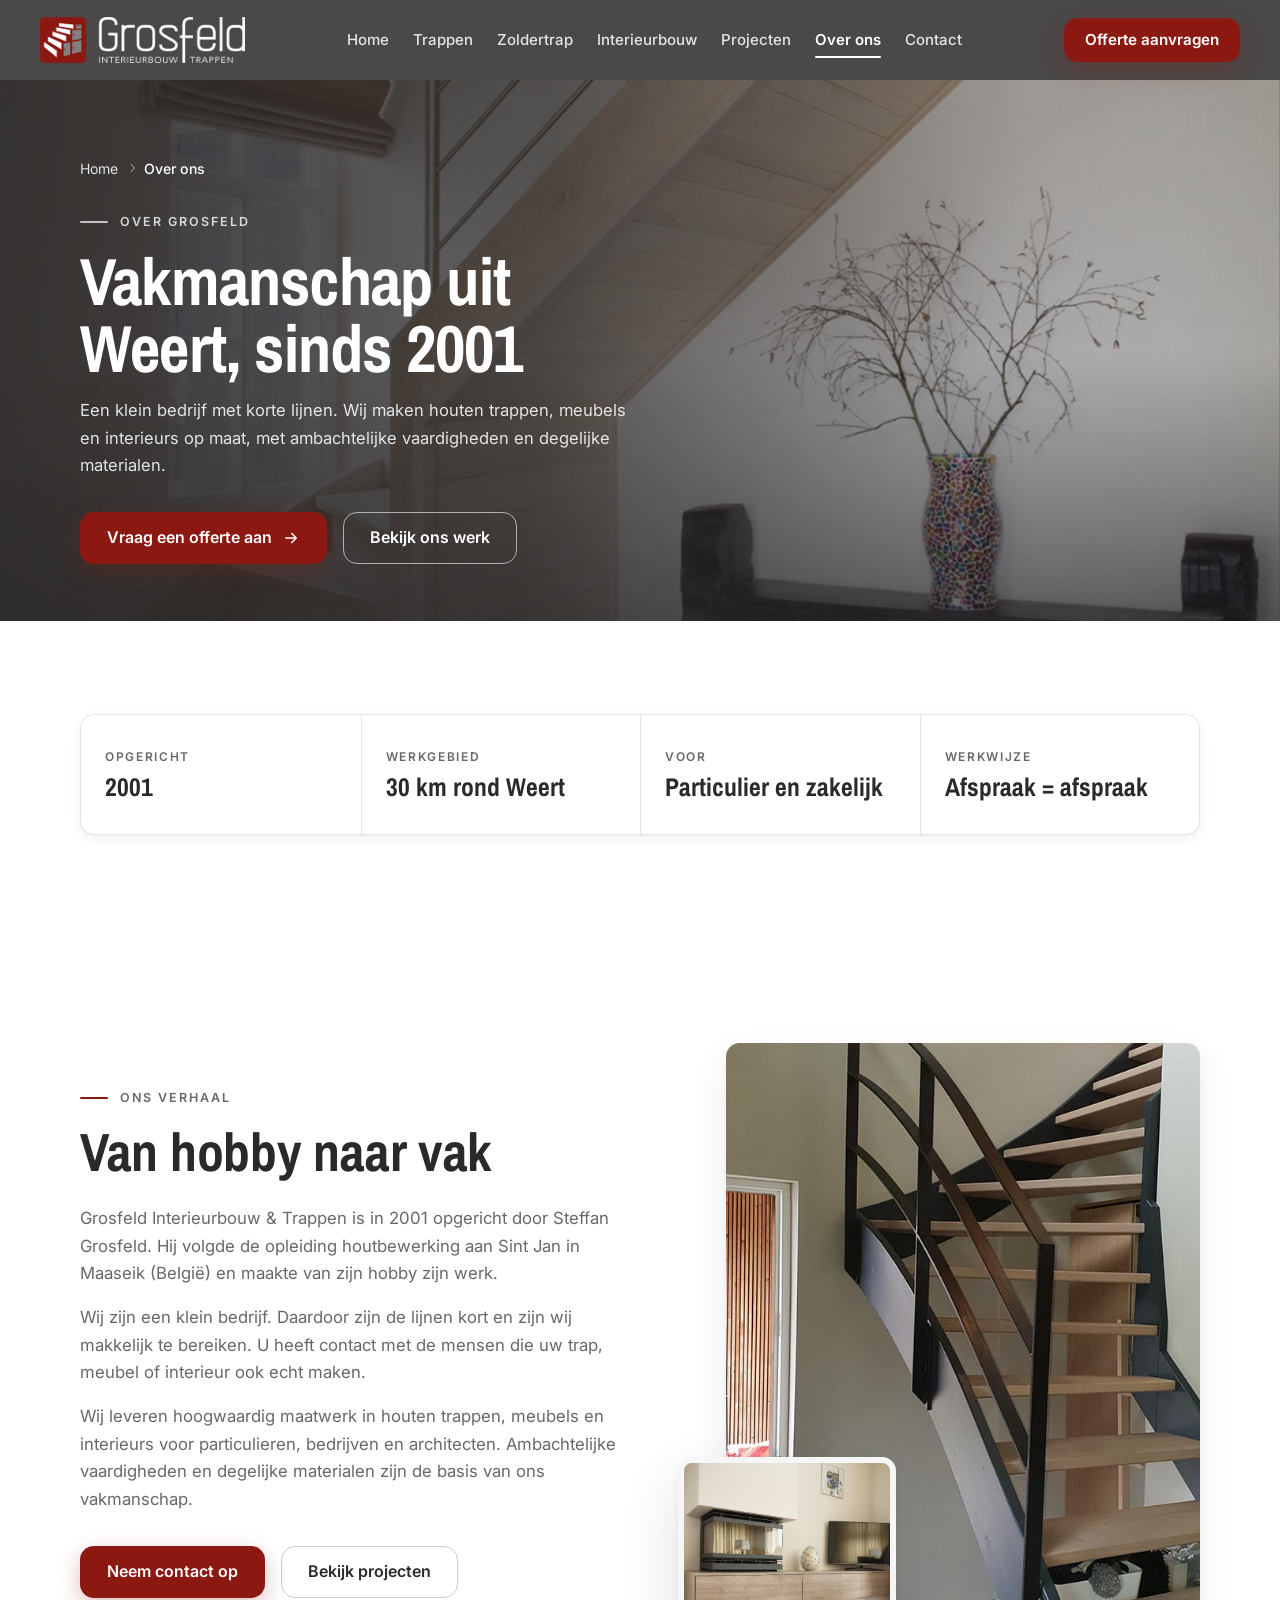
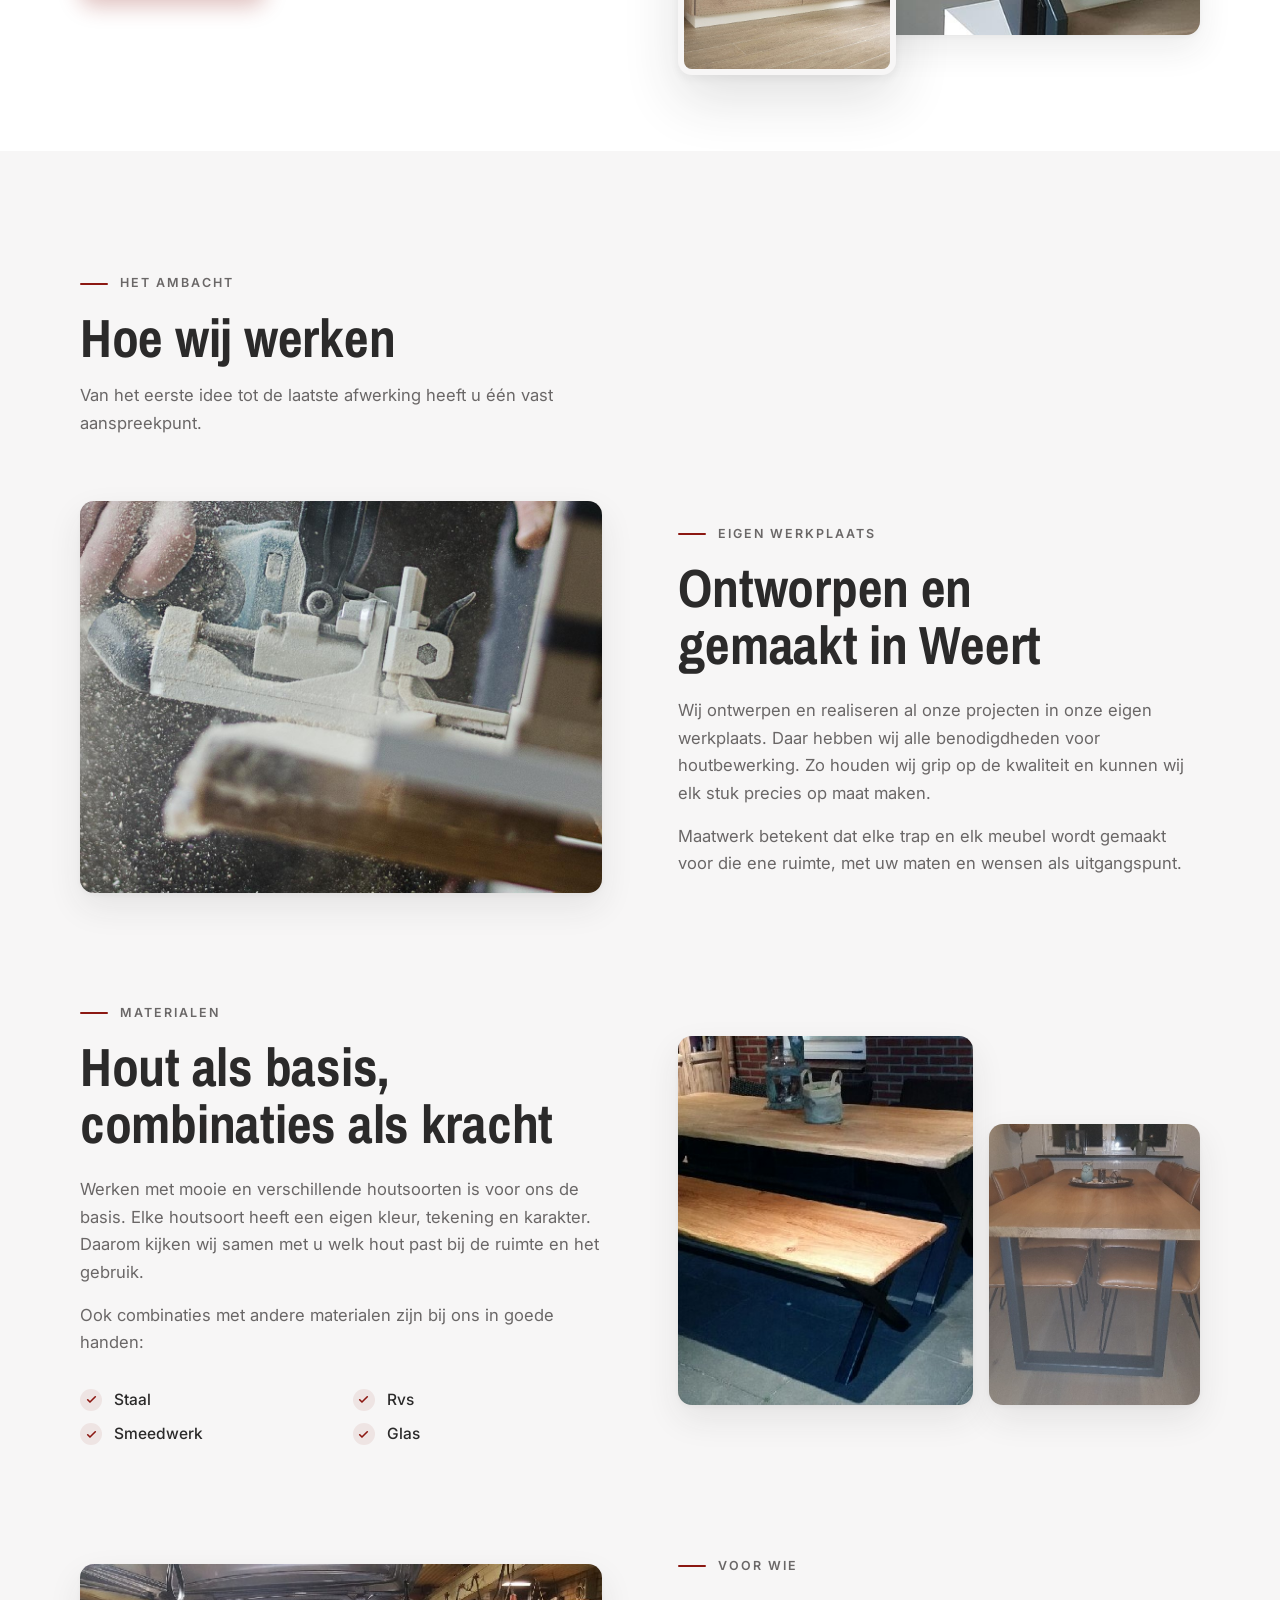
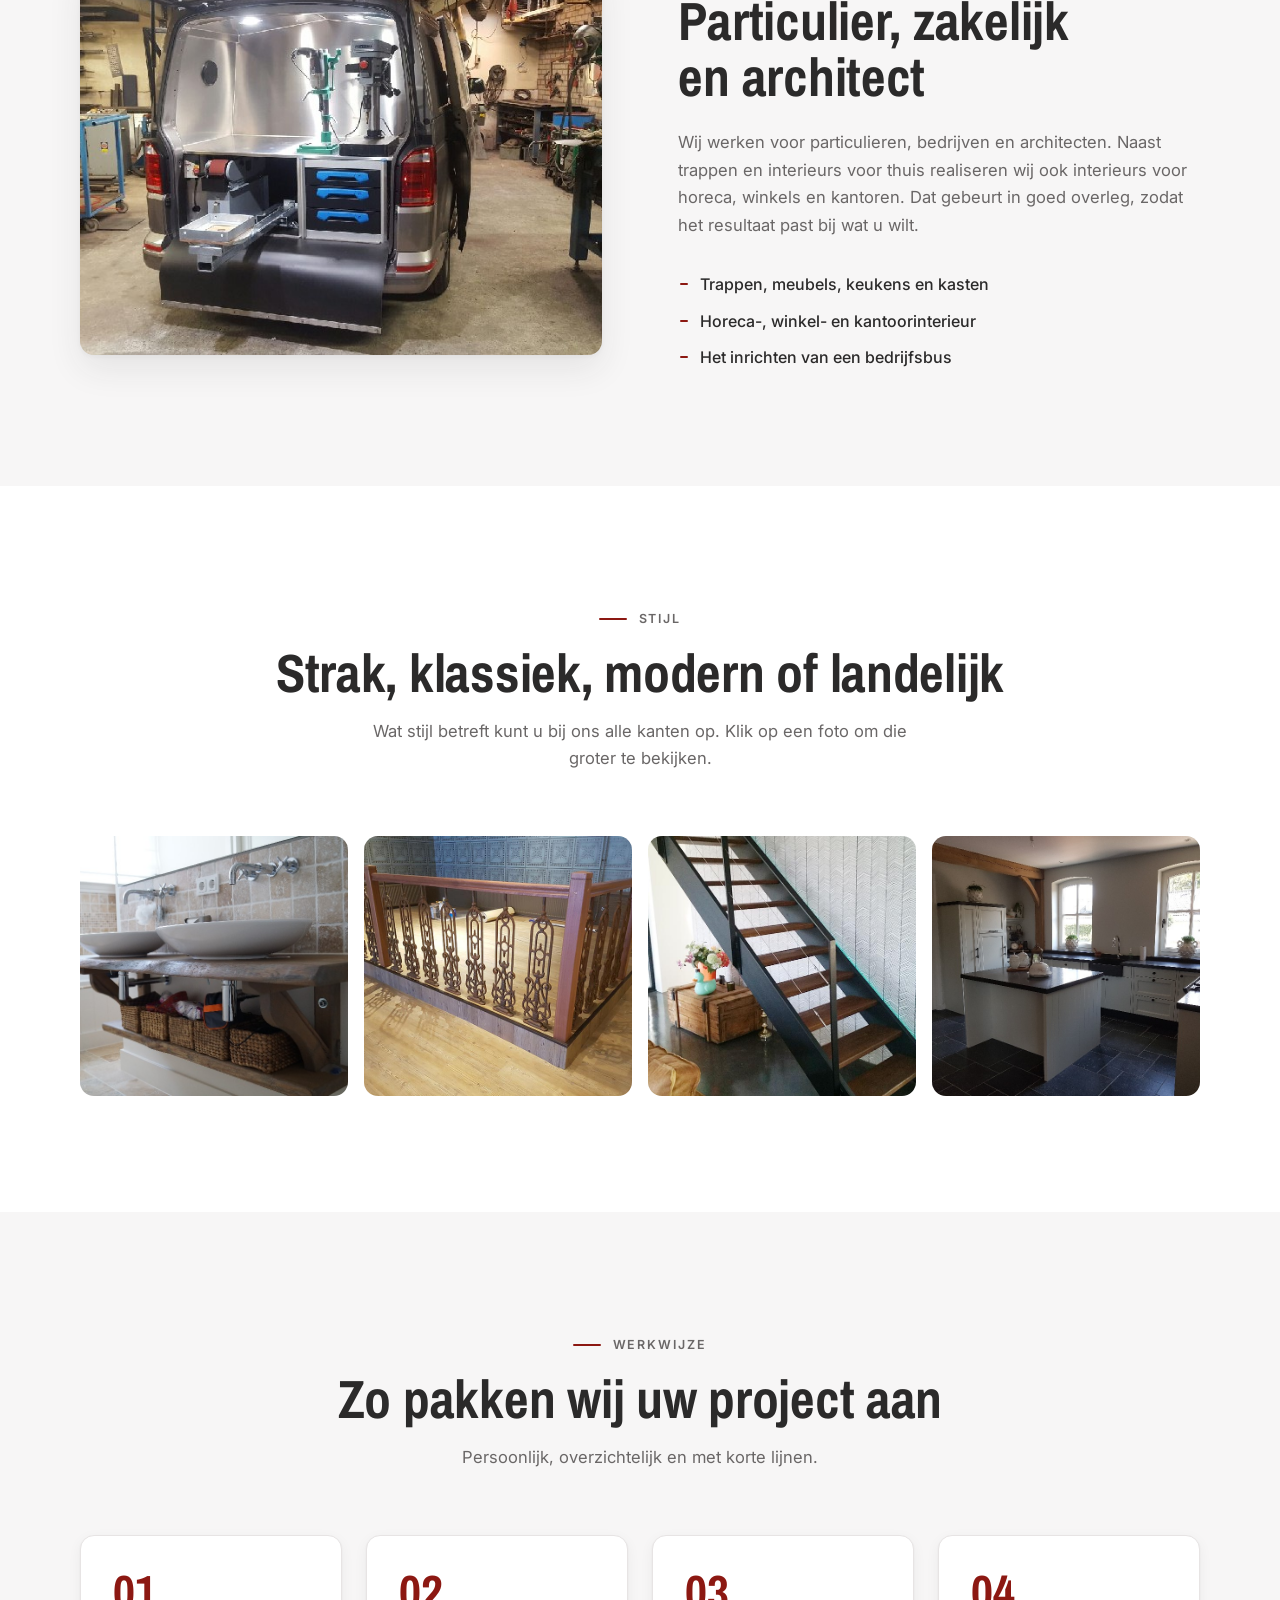
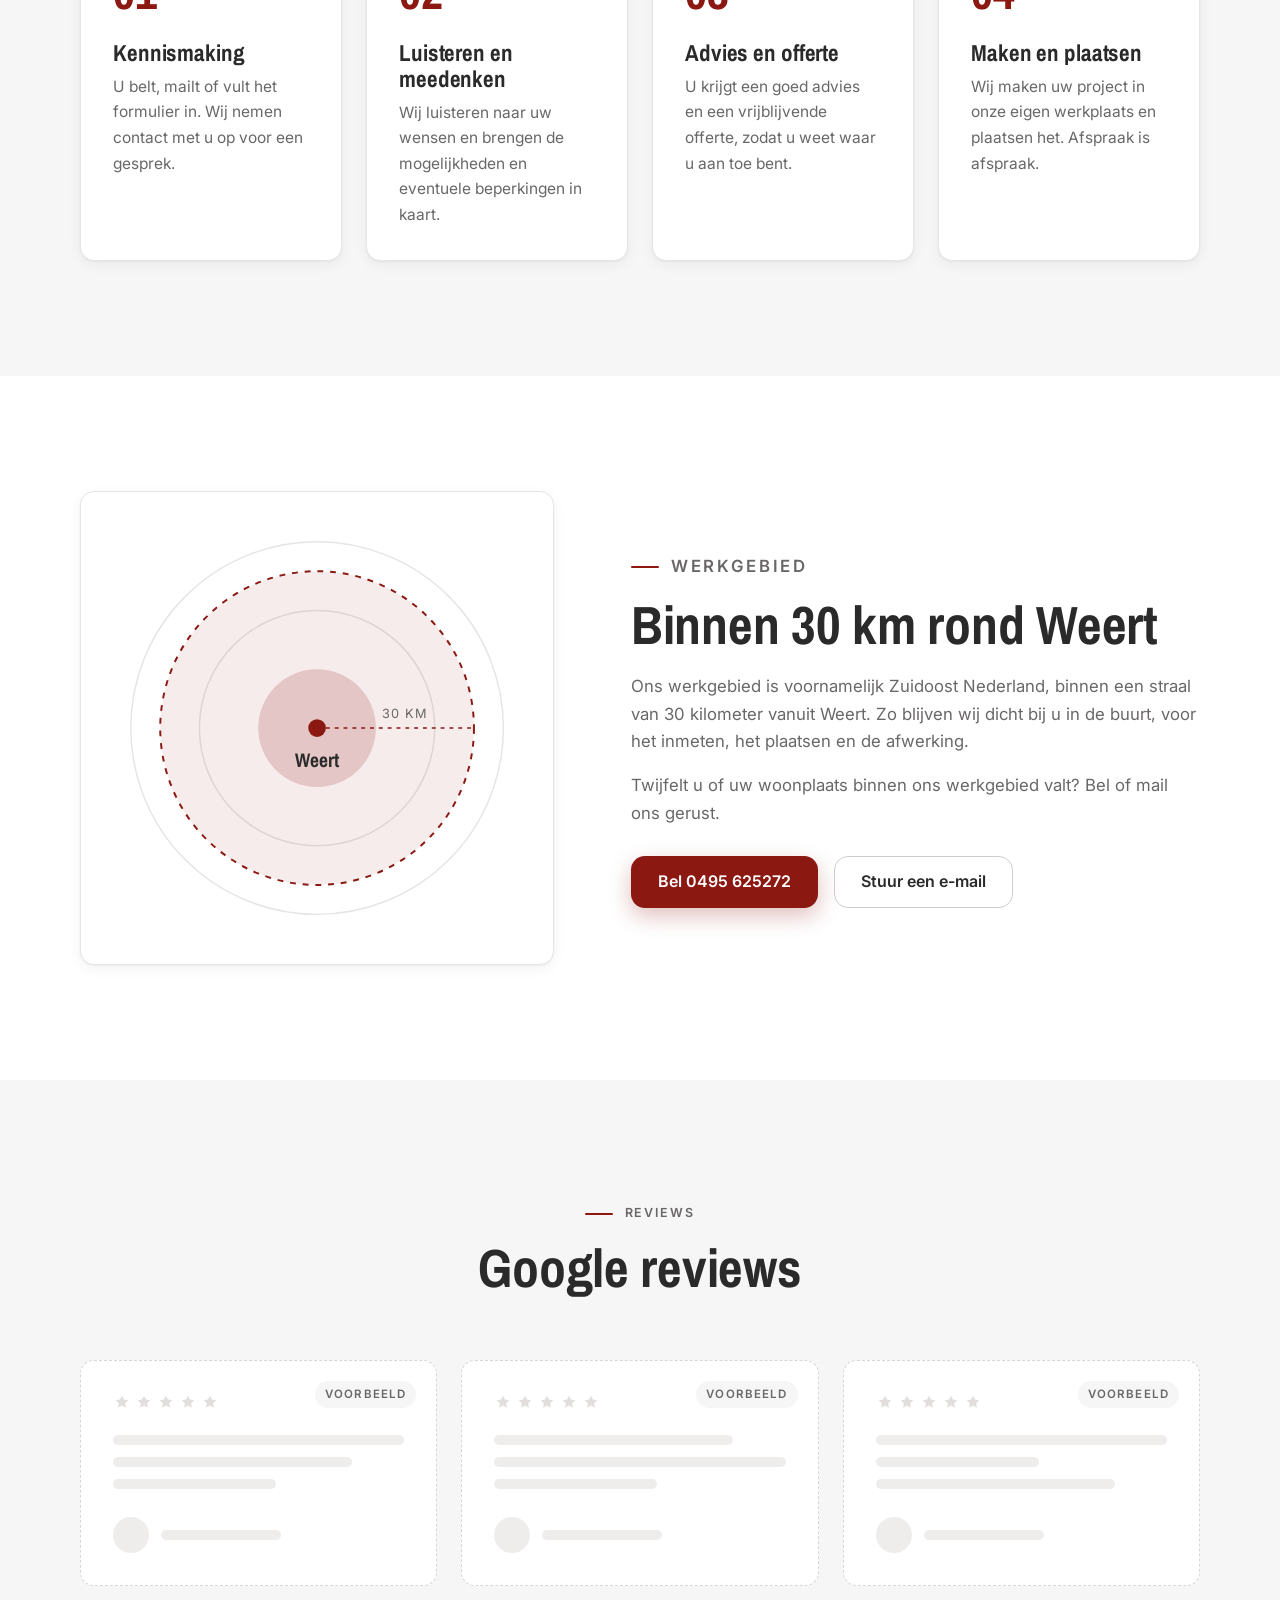
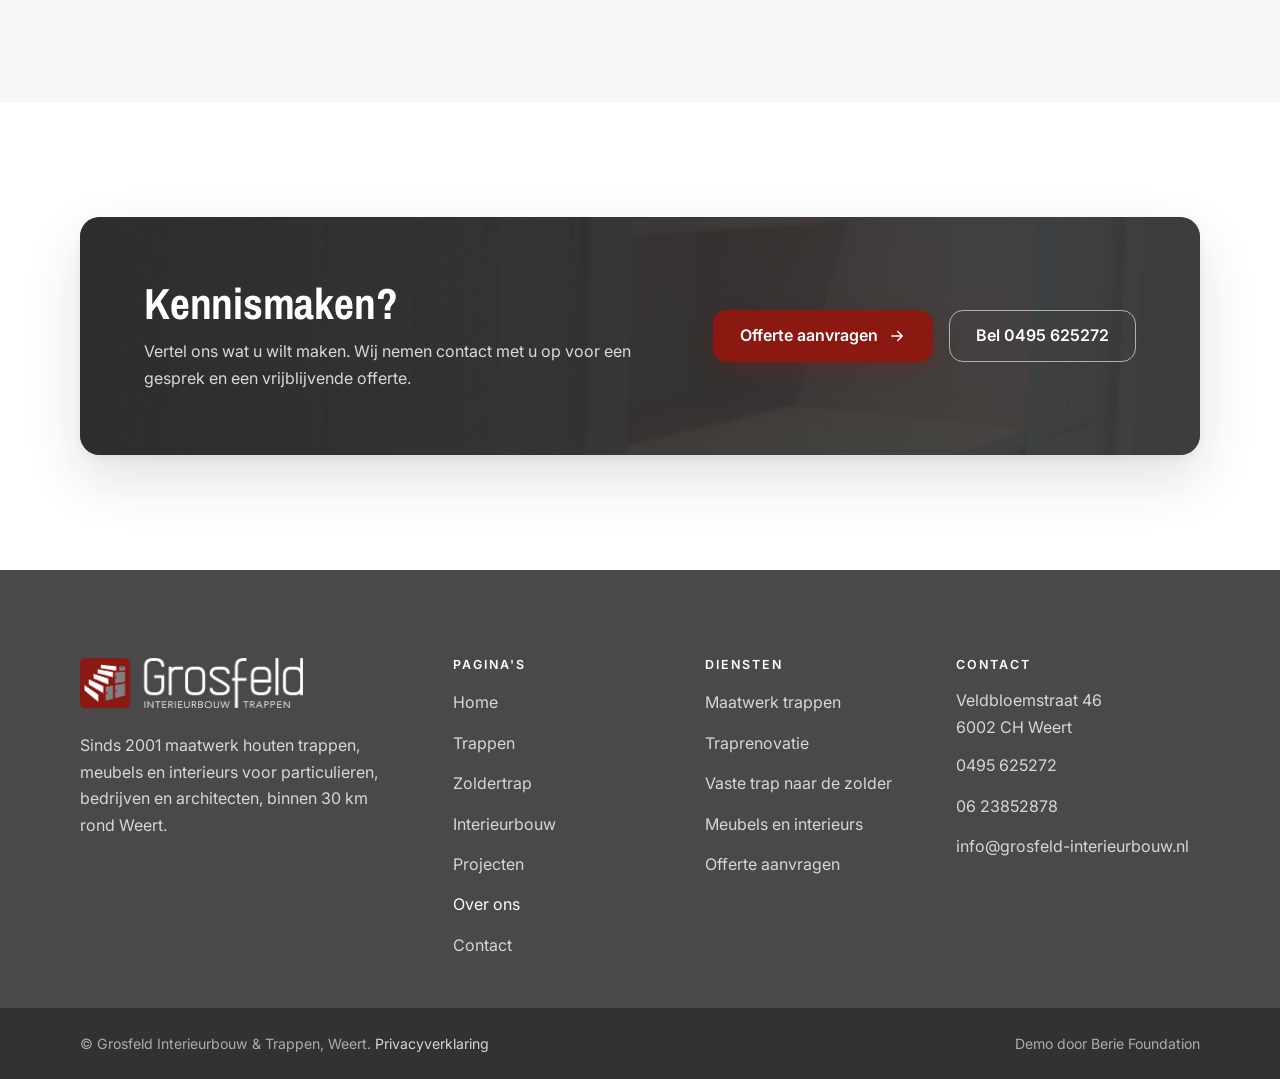
<file: over-ons.html>
<!doctype html>
<html lang="nl">
<head>
<meta charset="utf-8">
<meta name="viewport" content="width=device-width, initial-scale=1">
<title>Over ons | Grosfeld Interieurbouw &amp; Trappen Weert (demo)</title>
<meta name="description" content="Grosfeld Interieurbouw &amp; Trappen uit Weert, sinds 2001: een klein bedrijf met korte lijnen en een eigen werkplaats. Maatwerk trappen en interieurs binnen 30 km rond Weert.">
<meta name="theme-color" content="#4a4848">
<meta name="robots" content="noindex">
<link rel="icon" href="img/icoon.png">
<link rel="preconnect" href="https://fonts.googleapis.com">
<link rel="preconnect" href="https://fonts.gstatic.com" crossorigin>
<link href="https://fonts.googleapis.com/css2?family=Archivo+Narrow:wght@400;700&family=Inter:wght@400;500;600&display=swap" rel="stylesheet">
<link rel="stylesheet" href="css/style.css">
<!-- Vangnet: zonder werkend script blijft alle inhoud zichtbaar -->
<script>document.documentElement.classList.add('js');setTimeout(function(){if(!window.__revealOK)document.documentElement.classList.remove('js');},2500);</script>
</head>
<body>
<a class="skip" href="#main">Naar de inhoud</a>

<!-- ===== Header (zwevende navbar, blijft altijd staan) ===== -->
<header class="site-header" id="top">
  <div class="site-header__bar">
    <a class="logo" href="index.html" aria-label="Grosfeld Interieurbouw &amp; Trappen, naar de homepagina">
      <img src="img/interieurbouw-grosfeld-weert.png" alt="Grosfeld Interieurbouw &amp; Trappen" width="450" height="101">
    </a>
    <nav class="nav" aria-label="Hoofdmenu">
      <a href="index.html">Home</a>
      <a href="trappen.html">Trappen</a>
      <a href="zoldertrap.html">Zoldertrap</a>
      <a href="interieurbouw.html">Interieurbouw</a>
      <a href="projecten.html">Projecten</a>
      <a href="over-ons.html" aria-current="page">Over ons</a>
      <a href="contact.html">Contact</a>
    </nav>
    <div class="site-header__actions">
      <a class="phone" href="tel:+31495625272"><svg viewBox="0 0 24 24" fill="none" stroke="currentColor" stroke-width="2" stroke-linecap="round" stroke-linejoin="round" aria-hidden="true"><path d="M22 16.9v3a2 2 0 0 1-2.2 2 19.8 19.8 0 0 1-8.6-3.1 19.5 19.5 0 0 1-6-6A19.8 19.8 0 0 1 2.1 4.2 2 2 0 0 1 4.1 2h3a2 2 0 0 1 2 1.7c.1 1 .4 1.9.7 2.8a2 2 0 0 1-.5 2.1L8 9.9a16 16 0 0 0 6 6l1.3-1.3a2 2 0 0 1 2.1-.4c.9.3 1.8.6 2.8.7a2 2 0 0 1 1.7 2z"/></svg>0495 625272</a>
      <a class="btn btn--red btn--sm" href="contact.html#offerte">Offerte aanvragen</a>
      <button class="burger" type="button" aria-label="Menu openen" aria-expanded="false" aria-controls="drawer"><span></span><span></span><span></span></button>
    </div>
  </div>
</header>

<div class="overlay" aria-hidden="true"></div>
<aside class="drawer" id="drawer" aria-label="Mobiel menu" aria-hidden="true" inert>
  <button class="drawer__close" type="button" aria-label="Menu sluiten">&times;</button>
  <nav aria-label="Mobiel hoofdmenu">
    <a href="index.html">Home</a>
    <a href="trappen.html">Trappen</a>
    <a href="zoldertrap.html">Zoldertrap</a>
    <a href="interieurbouw.html">Interieurbouw</a>
    <a href="projecten.html">Projecten</a>
    <a href="over-ons.html" aria-current="page">Over ons</a>
    <a href="contact.html">Contact</a>
  </nav>
  <div class="drawer__buttons">
    <a class="btn btn--red" href="contact.html#offerte">Offerte aanvragen</a>
    <a class="btn btn--light" href="tel:+31495625272">Bel 0495 625272</a>
  </div>
</aside>

<div class="mobilebar" role="region" aria-label="Snel contact">
  <a class="btn btn--light" href="tel:+31495625272">Bellen</a>
  <a class="btn btn--red" href="contact.html#offerte">Offerte aanvragen</a>
</div>

<main id="main">

<!-- INHOUD -->
<style>
/* Alleen voor over-ons.html: werkgebied-kaart en stijlenraster */
.area { display: grid; grid-template-columns: 5fr 6fr; gap: clamp(32px, 6vw, 88px); align-items: center; }
.area__map { padding: clamp(24px, 4vw, 40px); }
.area__map svg { display: block; width: 100%; height: auto; max-width: 420px; margin: 0 auto; }
.area__ring { fill: none; stroke: var(--line); stroke-width: 1.5; }
.area__ring--main { fill: var(--red-tint); stroke: var(--red); stroke-width: 2; stroke-dasharray: 6 7; }
.area__dot { fill: var(--red); }
.area__pulse { fill: var(--red); opacity: .18; transform-origin: 200px 200px; animation: area-pulse 3.2s ease-out infinite; }
.area__label { font-family: var(--head, inherit); font-weight: 700; font-size: 20px; fill: var(--ink); }
.area__small { font-size: 13px; fill: var(--muted); letter-spacing: .08em; text-transform: uppercase; }
@keyframes area-pulse { 0% { transform: scale(.4); opacity: .3; } 100% { transform: scale(1.6); opacity: 0; } }
@media (prefers-reduced-motion: reduce) { .area__pulse { animation: none; } }
.area__text p { color: var(--muted); font-size: 1.05rem; }
.area__text p + p { margin-top: 16px; }
.area__text .h2 { margin-bottom: 20px; }
.area__text .btn-row { margin-top: 28px; }
.styles { grid-auto-rows: 260px; }
@media (max-width: 1000px) { .area { grid-template-columns: 1fr; } .styles { grid-template-columns: repeat(2, 1fr); } }
@media (max-width: 560px) { .styles { grid-auto-rows: 200px; gap: 12px; } }
</style>

<!-- ===== Pagina-hero ===== -->
<section class="page-hero" aria-labelledby="pagina-titel">
  <img class="page-hero__img" src="img/vaste-trap.jpg" alt="" width="1450" height="800" fetchpriority="high">
  <div class="wrap">
    <nav aria-label="Kruimelpad">
      <ol class="crumbs reveal">
        <li><a href="index.html">Home</a></li>
        <li><span aria-current="page">Over ons</span></li>
      </ol>
    </nav>
    <p class="eyebrow eyebrow--light reveal" style="--d:.04s">Over Grosfeld</p>
    <h1 class="h1 reveal" id="pagina-titel" style="--d:.08s">Vakmanschap uit Weert, sinds 2001</h1>
    <p class="page-hero__lead reveal" style="--d:.16s">Een klein bedrijf met korte lijnen. Wij maken houten trappen, meubels en interieurs op maat, met ambachtelijke vaardigheden en degelijke materialen.</p>
    <div class="btn-row reveal" style="--d:.24s">
      <a class="btn btn--red" href="contact.html#offerte">Vraag een offerte aan <svg viewBox="0 0 24 24" fill="none" stroke="currentColor" stroke-width="2" stroke-linecap="round" stroke-linejoin="round" aria-hidden="true"><path d="M5 12h14M13 6l6 6-6 6"/></svg></a>
      <a class="btn btn--light" href="projecten.html">Bekijk ons werk</a>
    </div>
  </div>
</section>

<!-- ===== Feiten ===== -->
<section class="section section--tight" aria-label="Feiten">
  <div class="wrap">
    <dl class="facts reveal">
      <div class="fact"><dt class="fact__k">Opgericht</dt><dd class="fact__v">2001</dd></div>
      <div class="fact"><dt class="fact__k">Werkgebied</dt><dd class="fact__v">30 km rond Weert</dd></div>
      <div class="fact"><dt class="fact__k">Voor</dt><dd class="fact__v">Particulier en zakelijk</dd></div>
      <div class="fact"><dt class="fact__k">Werkwijze</dt><dd class="fact__v">Afspraak = afspraak</dd></div>
    </dl>
  </div>
</section>

<!-- ===== Verhaal ===== -->
<section class="section" aria-labelledby="verhaal-titel">
  <div class="wrap about">
    <div class="about__text reveal">
      <p class="eyebrow">Ons verhaal</p>
      <h2 class="h2" id="verhaal-titel">Van hobby naar vak</h2>
      <p>Grosfeld Interieurbouw &amp; Trappen is in 2001 opgericht door Steffan Grosfeld. Hij volgde de opleiding houtbewerking aan Sint Jan in Maaseik (België) en maakte van zijn hobby zijn werk.</p>
      <p>Wij zijn een klein bedrijf. Daardoor zijn de lijnen kort en zijn wij makkelijk te bereiken. U heeft contact met de mensen die uw trap, meubel of interieur ook echt maken.</p>
      <p>Wij leveren hoogwaardig maatwerk in houten trappen, meubels en interieurs voor particulieren, bedrijven en architecten. Ambachtelijke vaardigheden en degelijke materialen zijn de basis van ons vakmanschap.</p>
      <div class="btn-row">
        <a class="btn btn--red" href="contact.html">Neem contact op</a>
        <a class="btn btn--dark" href="projecten.html">Bekijk projecten</a>
      </div>
    </div>
    <div class="about__photos reveal" style="--d:.1s">
      <div class="media"><button type="button" class="zoom" data-zoom="verhaal" data-caption="Gebogen trap met stalen leuning"><img src="img/gedraaide-trap.jpg" alt="Trap met een gebogen zwarte stalen leuning en lichte houten treden" loading="lazy" width="600" height="1234"></button></div>
      <div class="media media--small"><button type="button" class="zoom" data-zoom="verhaal" data-caption="Eiken mediawand met haard"><img src="img/Interieurbouw-meubels00062.jpg" alt="Lichte eiken mediawand op maat met ingebouwde haard en open vakken" loading="lazy" width="800" height="600"></button></div>
    </div>
  </div>
</section>

<!-- ===== Werkplaats, materialen, zakelijk ===== -->
<section class="section section--soft" aria-labelledby="ambacht-titel">
  <div class="wrap">
    <header class="head reveal">
      <p class="eyebrow">Het ambacht</p>
      <h2 class="h2" id="ambacht-titel">Hoe wij werken</h2>
      <p class="lead">Van het eerste idee tot de laatste afwerking heeft u één vast aanspreekpunt.</p>
    </header>
    <div class="rows">
      <div class="split">
        <div class="split__media reveal">
          <div class="media"><button type="button" class="zoom" data-zoom="ambacht" data-caption="In de eigen werkplaats"><img src="img/meubelmaker-weert-2.jpg" alt="Hand bedient een houtfrees in de werkplaats, zaagsel stuift rond" loading="lazy" width="1450" height="800"></button></div>
        </div>
        <div class="split__text reveal" style="--d:.08s">
          <p class="eyebrow">Eigen werkplaats</p>
          <h3 class="h2">Ontworpen en gemaakt in Weert</h3>
          <p>Wij ontwerpen en realiseren al onze projecten in onze eigen werkplaats. Daar hebben wij alle benodigdheden voor houtbewerking. Zo houden wij grip op de kwaliteit en kunnen wij elk stuk precies op maat maken.</p>
          <p>Maatwerk betekent dat elke trap en elk meubel wordt gemaakt voor die ene ruimte, met uw maten en wensen als uitgangspunt.</p>
        </div>
      </div>
      <div class="split">
        <div class="split__media reveal">
          <div class="split__duo">
            <div class="media"><button type="button" class="zoom" data-zoom="ambacht" data-caption="Massief eiken tafel op stalen poten"><img src="img/Interieurbouw-meubels00057.jpg" alt="Massief eiken tafel met natuurlijke randen en een bank op zwarte stalen X-poten" loading="lazy" width="800" height="450"></button></div>
            <div class="media"><button type="button" class="zoom" data-zoom="ambacht" data-caption="Eiken tafelblad op een stalen onderstel"><img src="img/Interieurbouw-keukens00011.jpg" alt="Close-up van een eiken tafelblad op een zwart stalen onderstel" loading="lazy" width="800" height="600"></button></div>
          </div>
        </div>
        <div class="split__text reveal" style="--d:.08s">
          <p class="eyebrow">Materialen</p>
          <h3 class="h2">Hout als basis, combinaties als kracht</h3>
          <p>Werken met mooie en verschillende houtsoorten is voor ons de basis. Elke houtsoort heeft een eigen kleur, tekening en karakter. Daarom kijken wij samen met u welk hout past bij de ruimte en het gebruik.</p>
          <p>Ook combinaties met andere materialen zijn bij ons in goede handen:</p>
          <ul class="checks">
            <li><span class="check"><svg viewBox="0 0 24 24"><path d="M5 12.5l4.2 4.2L19 7"/></svg></span>Staal</li>
            <li><span class="check"><svg viewBox="0 0 24 24"><path d="M5 12.5l4.2 4.2L19 7"/></svg></span>Rvs</li>
            <li><span class="check"><svg viewBox="0 0 24 24"><path d="M5 12.5l4.2 4.2L19 7"/></svg></span>Smeedwerk</li>
            <li><span class="check"><svg viewBox="0 0 24 24"><path d="M5 12.5l4.2 4.2L19 7"/></svg></span>Glas</li>
          </ul>
        </div>
      </div>
      <div class="split">
        <div class="split__media reveal">
          <div class="media"><button type="button" class="zoom" data-zoom="ambacht" data-caption="Ingerichte bedrijfsbus"><img src="img/Interieurbouw-zakelijk00011.jpg" alt="Bedrijfsbus met een inrichting op maat: laden, een werkblad en een kolomboormachine" loading="lazy" width="800" height="450"></button></div>
        </div>
        <div class="split__text reveal" style="--d:.08s">
          <p class="eyebrow">Voor wie</p>
          <h3 class="h2">Particulier, zakelijk en architect</h3>
          <p>Wij werken voor particulieren, bedrijven en architecten. Naast trappen en interieurs voor thuis realiseren wij ook interieurs voor horeca, winkels en kantoren. Dat gebeurt in goed overleg, zodat het resultaat past bij wat u wilt.</p>
          <ul class="bullets">
            <li>Trappen, meubels, keukens en kasten</li>
            <li>Horeca-, winkel- en kantoorinterieur</li>
            <li>Het inrichten van een bedrijfsbus</li>
          </ul>
        </div>
      </div>
    </div>
  </div>
</section>

<!-- ===== Stijlen ===== -->
<section class="section" aria-labelledby="stijl-titel">
  <div class="wrap">
    <header class="head head--center reveal">
      <p class="eyebrow">Stijl</p>
      <h2 class="h2" id="stijl-titel">Strak, klassiek, modern of landelijk</h2>
      <p class="lead">Wat stijl betreft kunt u bij ons alle kanten op. Klik op een foto om die groter te bekijken.</p>
    </header>
    <div class="gallery gallery--4 styles" id="galerij-stijlen">
      <figure class="shot reveal"><button type="button" aria-label="Foto vergroten: strak"><img src="img/Interieurbouw-meubels00036.jpg" alt="Badmeubel op maat met twee wastafels en een houten blad" loading="lazy" width="800" height="532"></button><figcaption>Strak</figcaption></figure>
      <figure class="shot reveal" style="--d:.06s"><button type="button" aria-label="Foto vergroten: klassiek"><img src="img/traphek-ijzer.jpg" alt="Klassiek traphek met een houten leuning en sierlijke ijzeren spijlen" loading="lazy" width="800" height="600"></button><figcaption>Klassiek</figcaption></figure>
      <figure class="shot reveal" style="--d:.12s"><button type="button" aria-label="Foto vergroten: modern"><img src="img/trap-zwart-modern.jpg" alt="Moderne zwarte trap met een leuning van staalkabels" loading="lazy" width="600" height="1067"></button><figcaption>Modern</figcaption></figure>
      <figure class="shot reveal" style="--d:.18s"><button type="button" aria-label="Foto vergroten: landelijk"><img src="img/Interieurbouw-keukens00013.jpg" alt="Landelijke witte keuken met kookeiland en donker werkblad" loading="lazy" width="800" height="600"></button><figcaption>Landelijk</figcaption></figure>
    </div>
  </div>
</section>

<!-- ===== Werkwijze ===== -->
<section class="section section--soft" aria-labelledby="werkwijze-titel">
  <div class="wrap">
    <header class="head head--center reveal">
      <p class="eyebrow">Werkwijze</p>
      <h2 class="h2" id="werkwijze-titel">Zo pakken wij uw project aan</h2>
      <p class="lead">Persoonlijk, overzichtelijk en met korte lijnen.</p>
    </header>
    <ol class="steps">
      <li class="card step reveal"><span class="step__nr" aria-hidden="true">01</span><div><h3 class="h3">Kennismaking</h3><p>U belt, mailt of vult het formulier in. Wij nemen contact met u op voor een gesprek.</p></div></li>
      <li class="card step reveal" style="--d:.08s"><span class="step__nr" aria-hidden="true">02</span><div><h3 class="h3">Luisteren en meedenken</h3><p>Wij luisteren naar uw wensen en brengen de mogelijkheden en eventuele beperkingen in kaart.</p></div></li>
      <li class="card step reveal" style="--d:.16s"><span class="step__nr" aria-hidden="true">03</span><div><h3 class="h3">Advies en offerte</h3><p>U krijgt een goed advies en een vrijblijvende offerte, zodat u weet waar u aan toe bent.</p></div></li>
      <li class="card step reveal" style="--d:.24s"><span class="step__nr" aria-hidden="true">04</span><div><h3 class="h3">Maken en plaatsen</h3><p>Wij maken uw project in onze eigen werkplaats en plaatsen het. Afspraak is afspraak.</p></div></li>
    </ol>
  </div>
</section>

<!-- ===== Werkgebied ===== -->
<section class="section" aria-labelledby="gebied-titel">
  <div class="wrap area">
    <div class="card card--static area__map reveal">
      <svg viewBox="0 0 400 400" role="img" aria-labelledby="gebied-svg-titel">
        <title id="gebied-svg-titel">Werkgebied: een straal van 30 kilometer rond Weert</title>
        <circle class="area__ring" cx="200" cy="200" r="190"/>
        <circle class="area__ring" cx="200" cy="200" r="120"/>
        <circle class="area__ring area__ring--main" cx="200" cy="200" r="160"/>
        <circle class="area__pulse" cx="200" cy="200" r="60"/>
        <circle class="area__dot" cx="200" cy="200" r="9"/>
        <text class="area__label" x="200" y="240" text-anchor="middle">Weert</text>
        <line x1="200" y1="200" x2="360" y2="200" stroke="currentColor" stroke-width="1.5" style="color:var(--red)" stroke-dasharray="4 5"/>
        <text class="area__small" x="290" y="190" text-anchor="middle">30 km</text>
      </svg>
    </div>
    <div class="area__text reveal" style="--d:.08s">
      <p class="eyebrow">Werkgebied</p>
      <h2 class="h2" id="gebied-titel">Binnen 30 km rond Weert</h2>
      <p>Ons werkgebied is voornamelijk Zuidoost Nederland, binnen een straal van 30 kilometer vanuit Weert. Zo blijven wij dicht bij u in de buurt, voor het inmeten, het plaatsen en de afwerking.</p>
      <p>Twijfelt u of uw woonplaats binnen ons werkgebied valt? Bel of mail ons gerust.</p>
      <div class="btn-row">
        <a class="btn btn--red" href="tel:+31495625272">Bel 0495 625272</a>
        <a class="btn btn--dark" href="mailto:info@grosfeld-interieurbouw.nl">Stuur een e-mail</a>
      </div>
    </div>
  </div>
</section>

<!-- ===== Google reviews (alleen voorbeeldkaarten) ===== -->
<section class="section section--soft" aria-labelledby="reviews-titel">
  <div class="wrap">
    <header class="head head--center reveal">
      <p class="eyebrow">Reviews</p>
      <h2 class="h2" id="reviews-titel">Google reviews</h2>
    </header>
    <div class="reviews">
      <article class="card review reveal" aria-label="Voorbeeldkaart">
        <span class="review__tag">Voorbeeld</span>
        <div class="stars" aria-hidden="true"><svg viewBox="0 0 24 24"><path d="M12 3.5l2.6 5.3 5.8.8-4.2 4.1 1 5.8L12 16.8 6.8 19.5l1-5.8-4.2-4.1 5.8-.8z"/></svg><svg viewBox="0 0 24 24"><path d="M12 3.5l2.6 5.3 5.8.8-4.2 4.1 1 5.8L12 16.8 6.8 19.5l1-5.8-4.2-4.1 5.8-.8z"/></svg><svg viewBox="0 0 24 24"><path d="M12 3.5l2.6 5.3 5.8.8-4.2 4.1 1 5.8L12 16.8 6.8 19.5l1-5.8-4.2-4.1 5.8-.8z"/></svg><svg viewBox="0 0 24 24"><path d="M12 3.5l2.6 5.3 5.8.8-4.2 4.1 1 5.8L12 16.8 6.8 19.5l1-5.8-4.2-4.1 5.8-.8z"/></svg><svg viewBox="0 0 24 24"><path d="M12 3.5l2.6 5.3 5.8.8-4.2 4.1 1 5.8L12 16.8 6.8 19.5l1-5.8-4.2-4.1 5.8-.8z"/></svg></div>
        <span class="bar"></span><span class="bar bar--m"></span><span class="bar bar--s"></span>
        <div class="review__who"><span class="dot"></span><span class="bar"></span></div>
      </article>
      <article class="card review reveal" style="--d:.08s" aria-label="Voorbeeldkaart">
        <span class="review__tag">Voorbeeld</span>
        <div class="stars" aria-hidden="true"><svg viewBox="0 0 24 24"><path d="M12 3.5l2.6 5.3 5.8.8-4.2 4.1 1 5.8L12 16.8 6.8 19.5l1-5.8-4.2-4.1 5.8-.8z"/></svg><svg viewBox="0 0 24 24"><path d="M12 3.5l2.6 5.3 5.8.8-4.2 4.1 1 5.8L12 16.8 6.8 19.5l1-5.8-4.2-4.1 5.8-.8z"/></svg><svg viewBox="0 0 24 24"><path d="M12 3.5l2.6 5.3 5.8.8-4.2 4.1 1 5.8L12 16.8 6.8 19.5l1-5.8-4.2-4.1 5.8-.8z"/></svg><svg viewBox="0 0 24 24"><path d="M12 3.5l2.6 5.3 5.8.8-4.2 4.1 1 5.8L12 16.8 6.8 19.5l1-5.8-4.2-4.1 5.8-.8z"/></svg><svg viewBox="0 0 24 24"><path d="M12 3.5l2.6 5.3 5.8.8-4.2 4.1 1 5.8L12 16.8 6.8 19.5l1-5.8-4.2-4.1 5.8-.8z"/></svg></div>
        <span class="bar bar--m"></span><span class="bar"></span><span class="bar bar--s"></span>
        <div class="review__who"><span class="dot"></span><span class="bar"></span></div>
      </article>
      <article class="card review reveal" style="--d:.16s" aria-label="Voorbeeldkaart">
        <span class="review__tag">Voorbeeld</span>
        <div class="stars" aria-hidden="true"><svg viewBox="0 0 24 24"><path d="M12 3.5l2.6 5.3 5.8.8-4.2 4.1 1 5.8L12 16.8 6.8 19.5l1-5.8-4.2-4.1 5.8-.8z"/></svg><svg viewBox="0 0 24 24"><path d="M12 3.5l2.6 5.3 5.8.8-4.2 4.1 1 5.8L12 16.8 6.8 19.5l1-5.8-4.2-4.1 5.8-.8z"/></svg><svg viewBox="0 0 24 24"><path d="M12 3.5l2.6 5.3 5.8.8-4.2 4.1 1 5.8L12 16.8 6.8 19.5l1-5.8-4.2-4.1 5.8-.8z"/></svg><svg viewBox="0 0 24 24"><path d="M12 3.5l2.6 5.3 5.8.8-4.2 4.1 1 5.8L12 16.8 6.8 19.5l1-5.8-4.2-4.1 5.8-.8z"/></svg><svg viewBox="0 0 24 24"><path d="M12 3.5l2.6 5.3 5.8.8-4.2 4.1 1 5.8L12 16.8 6.8 19.5l1-5.8-4.2-4.1 5.8-.8z"/></svg></div>
        <span class="bar"></span><span class="bar bar--s"></span><span class="bar bar--m"></span>
        <div class="review__who"><span class="dot"></span><span class="bar"></span></div>
      </article>
    </div>
  </div>
</section>

<!-- ===== CTA-band ===== -->
<section class="section" aria-labelledby="cta-titel">
  <div class="wrap">
    <div class="cta-band reveal">
      <img class="cta-band__img" src="img/Interieurbouw-meubels00037.jpg" alt="" loading="lazy" width="600" height="800">
      <div>
        <h2 class="h2" id="cta-titel">Kennismaken?</h2>
        <p>Vertel ons wat u wilt maken. Wij nemen contact met u op voor een gesprek en een vrijblijvende offerte.</p>
      </div>
      <div class="btn-row">
        <a class="btn btn--red" href="contact.html#offerte">Offerte aanvragen <svg viewBox="0 0 24 24" fill="none" stroke="currentColor" stroke-width="2" stroke-linecap="round" stroke-linejoin="round" aria-hidden="true"><path d="M5 12h14M13 6l6 6-6 6"/></svg></a>
        <a class="btn btn--light" href="tel:+31495625272">Bel 0495 625272</a>
      </div>
    </div>
  </div>
</section>

<!-- /INHOUD -->


</main>

<!-- ===== Footer ===== -->
<footer class="footer">
  <div class="wrap footer__grid">
    <div class="footer__brand">
      <img class="footer__logo" src="img/interieurbouw-grosfeld-weert.png" alt="Grosfeld Interieurbouw &amp; Trappen" width="450" height="101" loading="lazy">
      <p>Sinds 2001 maatwerk houten trappen, meubels en interieurs voor particulieren, bedrijven en architecten, binnen 30 km rond Weert.</p>
    </div>
    <nav class="footer__nav" aria-label="Footer">
      <h2>Pagina's</h2>
      <ul>
        <li><a href="index.html">Home</a></li>
        <li><a href="trappen.html">Trappen</a></li>
        <li><a href="zoldertrap.html">Zoldertrap</a></li>
        <li><a href="interieurbouw.html">Interieurbouw</a></li>
        <li><a href="projecten.html">Projecten</a></li>
        <li><a href="over-ons.html">Over ons</a></li>
        <li><a href="contact.html">Contact</a></li>
      </ul>
    </nav>
    <div>
      <h2>Diensten</h2>
      <ul>
        <li><a href="trappen.html">Maatwerk trappen</a></li>
        <li><a href="trappen.html#traprenovatie">Traprenovatie</a></li>
        <li><a href="zoldertrap.html">Vaste trap naar de zolder</a></li>
        <li><a href="interieurbouw.html">Meubels en interieurs</a></li>
        <li><a href="contact.html#offerte">Offerte aanvragen</a></li>
      </ul>
    </div>
    <div>
      <h2>Contact</h2>
      <ul>
        <li>Veldbloemstraat 46<br>6002 CH Weert</li>
        <li><a href="tel:+31495625272">0495 625272</a></li>
        <li><a href="tel:+31623852878">06 23852878</a></li>
        <li><a href="mailto:info@grosfeld-interieurbouw.nl">info@grosfeld-interieurbouw.nl</a></li>
      </ul>
    </div>
  </div>
  <div class="footer__bottom">
    <div class="wrap">
      <p>&copy; Grosfeld Interieurbouw &amp; Trappen, Weert. <a href="privacy.html">Privacyverklaring</a></p>
      <p>Demo door Berie Foundation</p>
    </div>
  </div>
</footer>

<script src="js/main.js"></script>
</body>
</html>
</file>
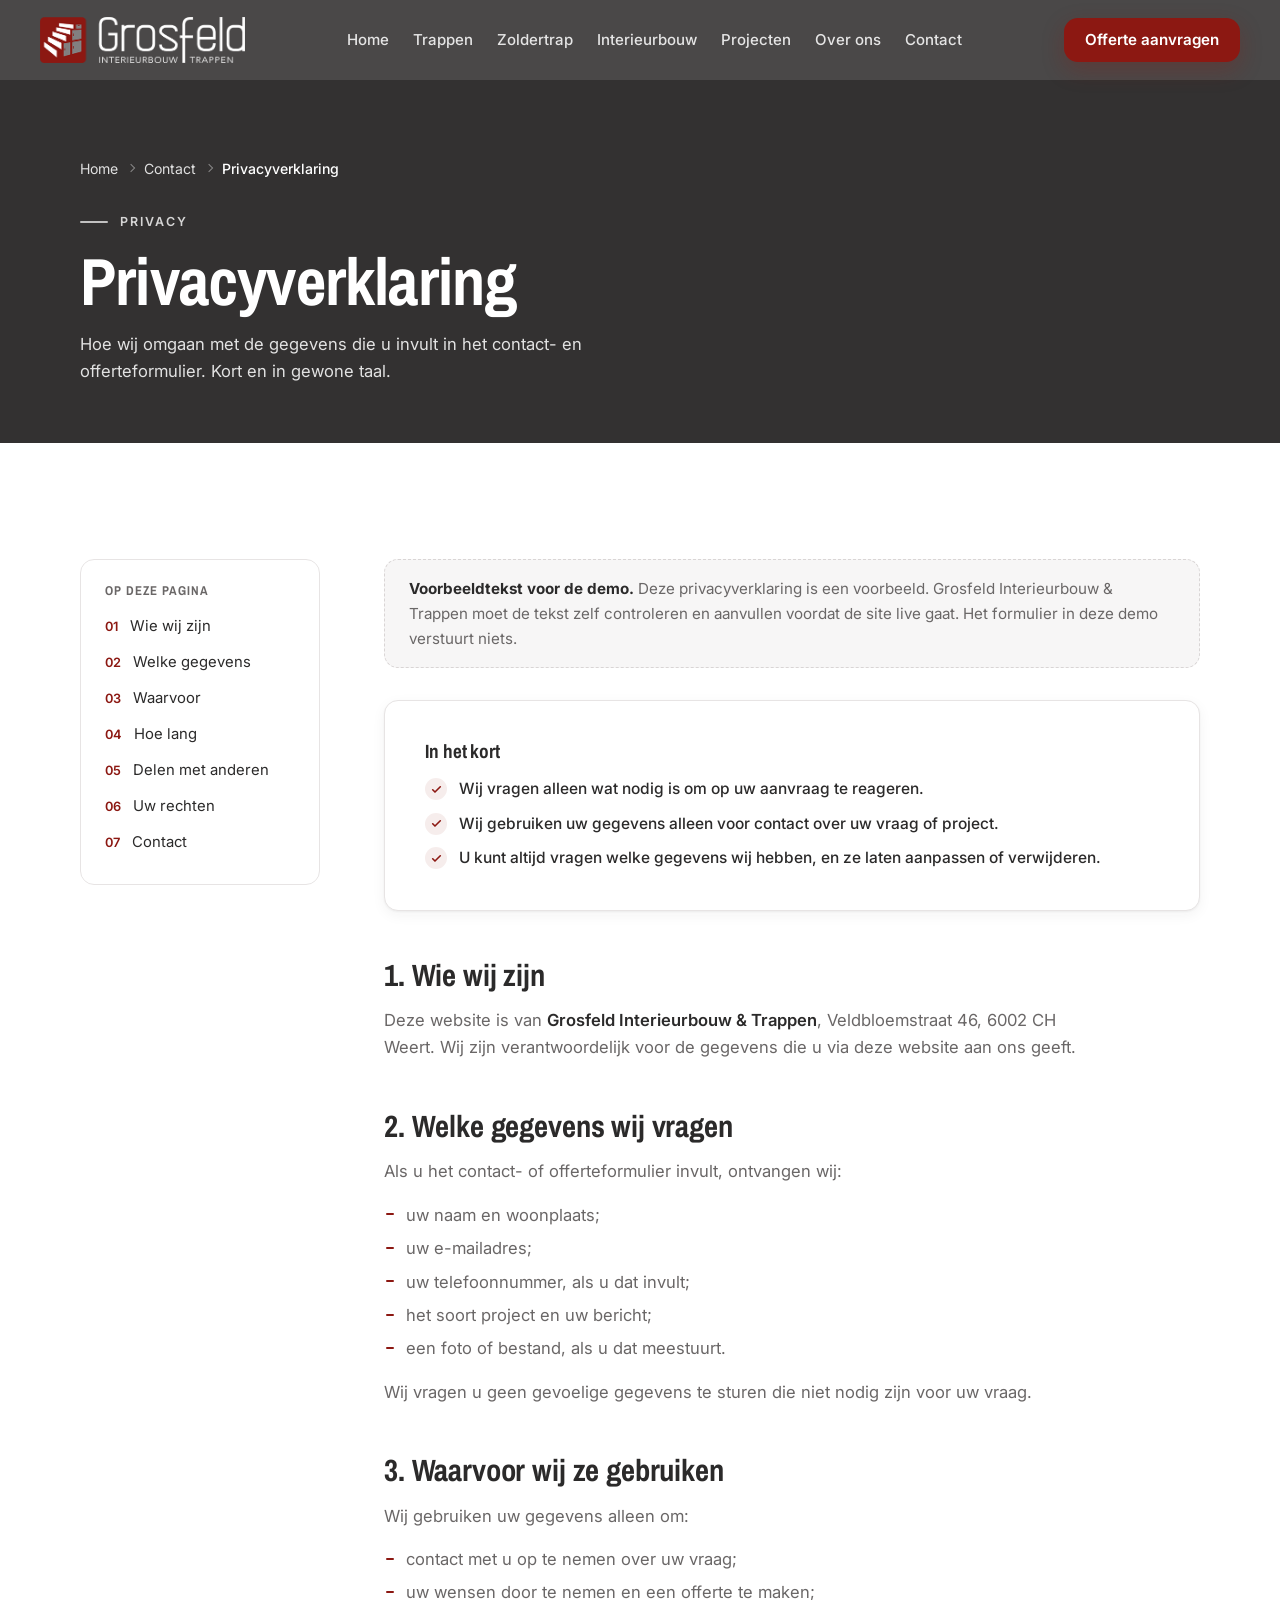
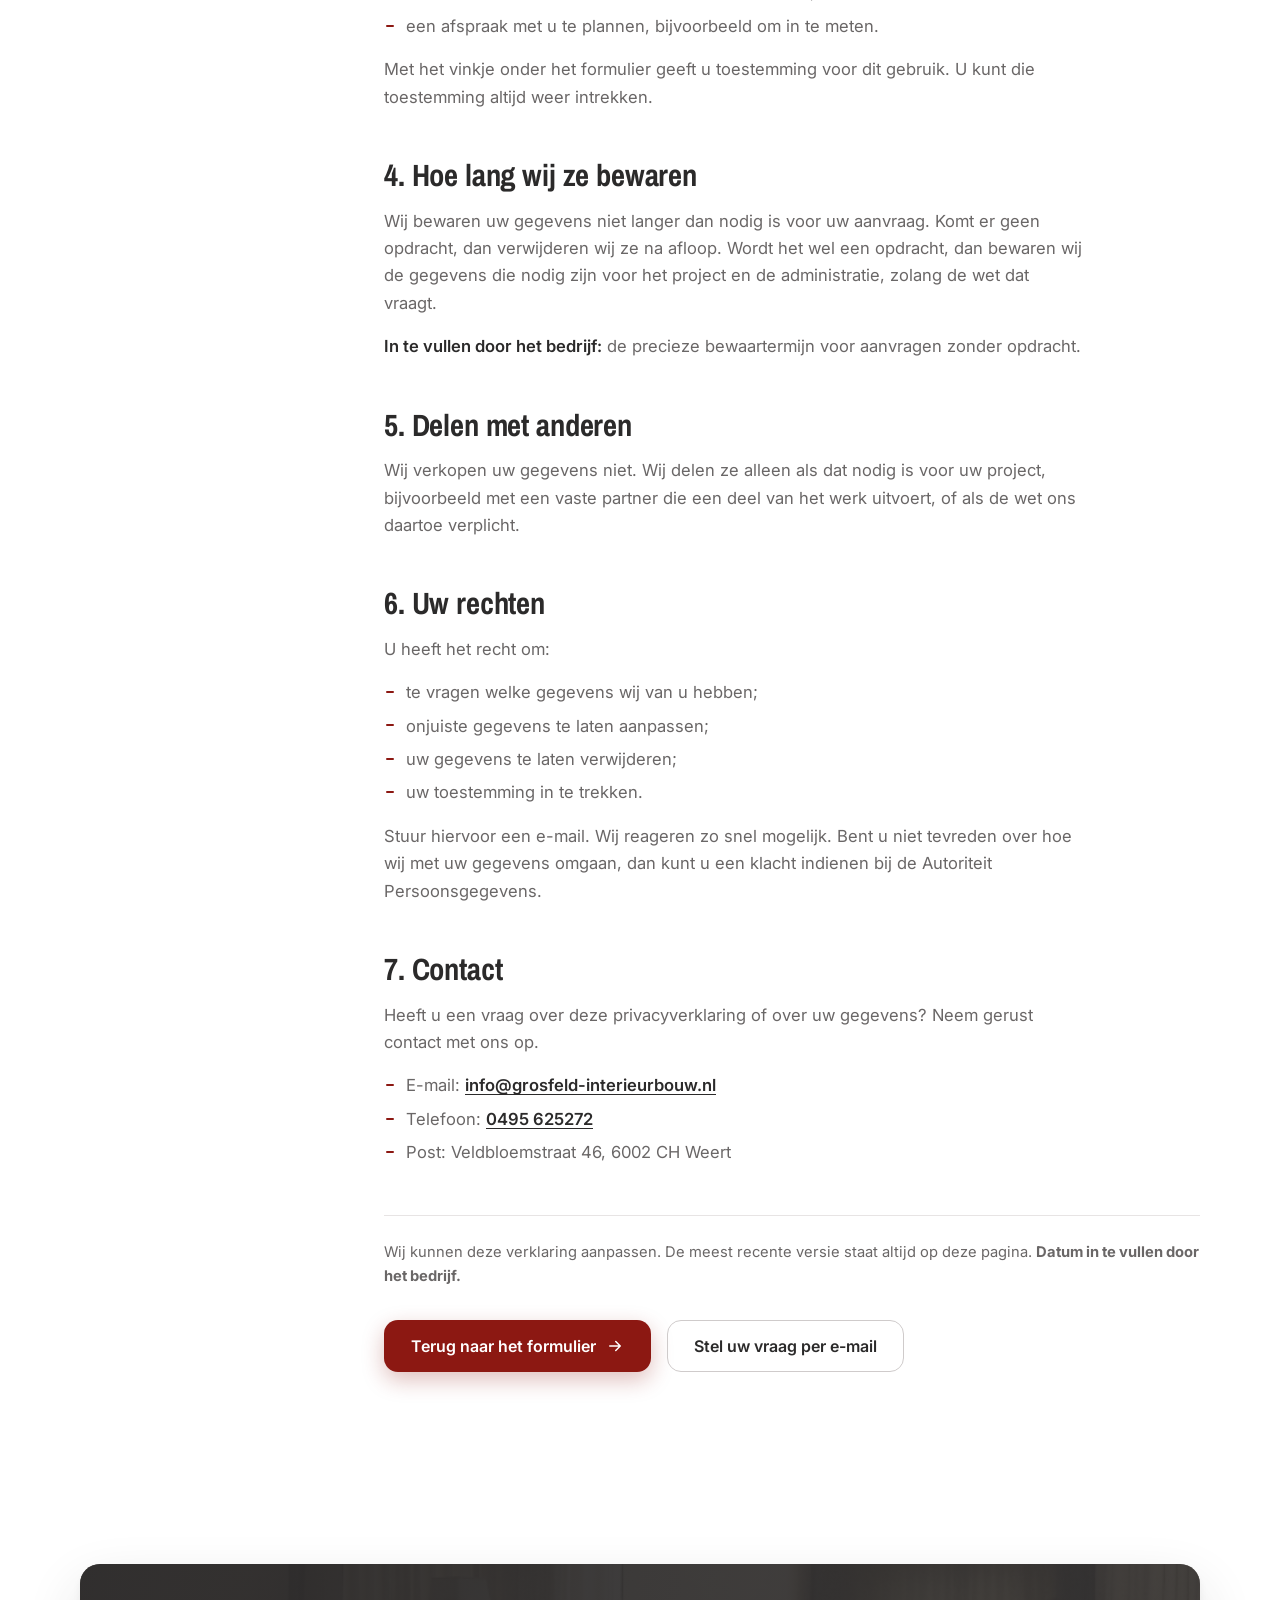
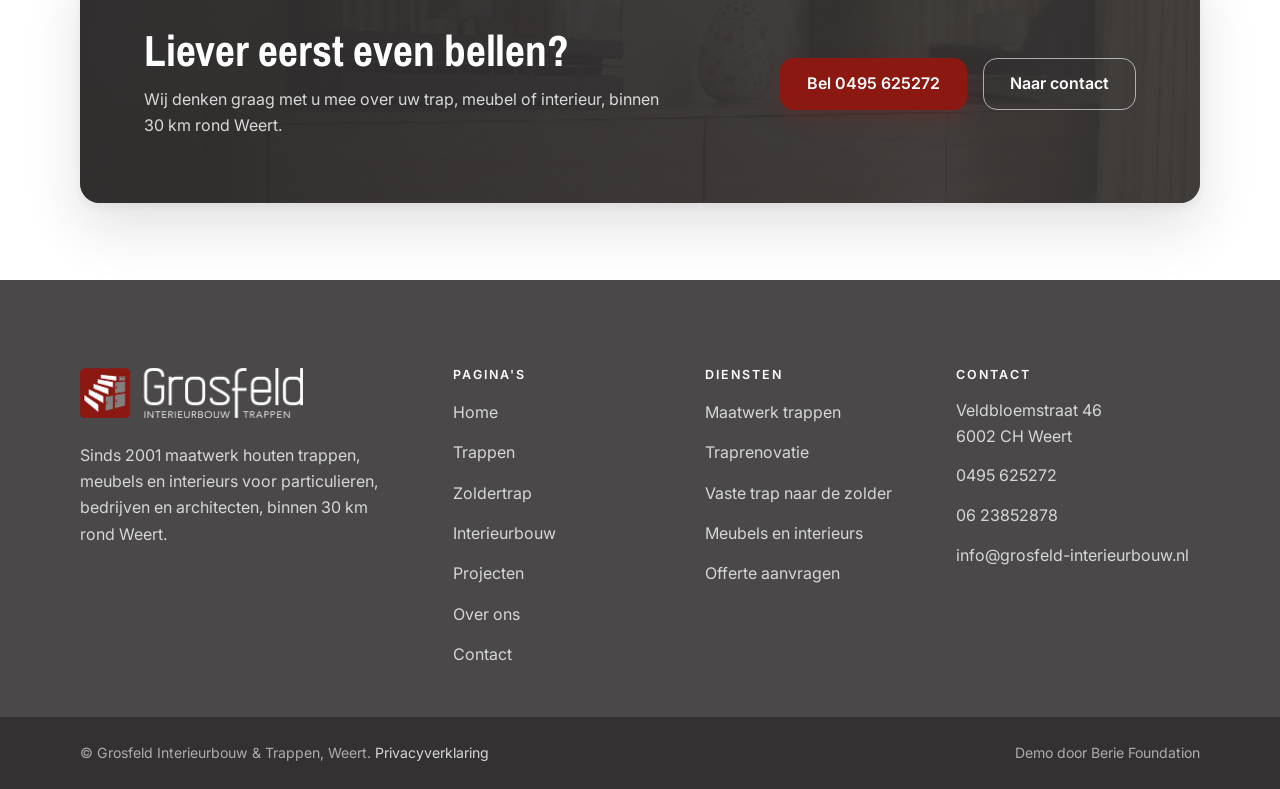
<file: privacy.html>
<!doctype html>
<html lang="nl">
<head>
<meta charset="utf-8">
<meta name="viewport" content="width=device-width, initial-scale=1">
<title>Privacyverklaring | Grosfeld Interieurbouw &amp; Trappen Weert (demo)</title>
<meta name="description" content="Hoe Grosfeld Interieurbouw &amp; Trappen omgaat met de gegevens uit het contact- en offerteformulier: welke gegevens, waarvoor, hoe lang en hoe u contact opneemt.">
<meta name="theme-color" content="#4a4848">
<meta name="robots" content="noindex">
<link rel="icon" href="img/icoon.png">
<link rel="preconnect" href="https://fonts.googleapis.com">
<link rel="preconnect" href="https://fonts.gstatic.com" crossorigin>
<link href="https://fonts.googleapis.com/css2?family=Archivo+Narrow:wght@400;700&family=Inter:wght@400;500;600&display=swap" rel="stylesheet">
<link rel="stylesheet" href="css/style.css">
<!-- Vangnet: zonder werkend script blijft alle inhoud zichtbaar -->
<script>document.documentElement.classList.add('js');setTimeout(function(){if(!window.__revealOK)document.documentElement.classList.remove('js');},2500);</script>
</head>
<body>
<a class="skip" href="#main">Naar de inhoud</a>

<!-- ===== Header (zwevende navbar, blijft altijd staan) ===== -->
<header class="site-header" id="top">
  <div class="site-header__bar">
    <a class="logo" href="index.html" aria-label="Grosfeld Interieurbouw &amp; Trappen, naar de homepagina">
      <img src="img/interieurbouw-grosfeld-weert.png" alt="Grosfeld Interieurbouw &amp; Trappen" width="450" height="101">
    </a>
    <nav class="nav" aria-label="Hoofdmenu">
      <a href="index.html">Home</a>
      <a href="trappen.html">Trappen</a>
      <a href="zoldertrap.html">Zoldertrap</a>
      <a href="interieurbouw.html">Interieurbouw</a>
      <a href="projecten.html">Projecten</a>
      <a href="over-ons.html">Over ons</a>
      <a href="contact.html">Contact</a>
    </nav>
    <div class="site-header__actions">
      <a class="phone" href="tel:+31495625272"><svg viewBox="0 0 24 24" fill="none" stroke="currentColor" stroke-width="2" stroke-linecap="round" stroke-linejoin="round" aria-hidden="true"><path d="M22 16.9v3a2 2 0 0 1-2.2 2 19.8 19.8 0 0 1-8.6-3.1 19.5 19.5 0 0 1-6-6A19.8 19.8 0 0 1 2.1 4.2 2 2 0 0 1 4.1 2h3a2 2 0 0 1 2 1.7c.1 1 .4 1.9.7 2.8a2 2 0 0 1-.5 2.1L8 9.9a16 16 0 0 0 6 6l1.3-1.3a2 2 0 0 1 2.1-.4c.9.3 1.8.6 2.8.7a2 2 0 0 1 1.7 2z"/></svg>0495 625272</a>
      <a class="btn btn--red btn--sm" href="contact.html#offerte">Offerte aanvragen</a>
      <button class="burger" type="button" aria-label="Menu openen" aria-expanded="false" aria-controls="drawer"><span></span><span></span><span></span></button>
    </div>
  </div>
</header>

<div class="overlay" aria-hidden="true"></div>
<aside class="drawer" id="drawer" aria-label="Mobiel menu" aria-hidden="true" inert>
  <button class="drawer__close" type="button" aria-label="Menu sluiten">&times;</button>
  <nav aria-label="Mobiel hoofdmenu">
    <a href="index.html">Home</a>
    <a href="trappen.html">Trappen</a>
    <a href="zoldertrap.html">Zoldertrap</a>
    <a href="interieurbouw.html">Interieurbouw</a>
    <a href="projecten.html">Projecten</a>
    <a href="over-ons.html">Over ons</a>
    <a href="contact.html">Contact</a>
  </nav>
  <div class="drawer__buttons">
    <a class="btn btn--red" href="contact.html#offerte">Offerte aanvragen</a>
    <a class="btn btn--light" href="tel:+31495625272">Bel 0495 625272</a>
  </div>
</aside>

<div class="mobilebar" role="region" aria-label="Snel contact">
  <a class="btn btn--light" href="tel:+31495625272">Bellen</a>
  <a class="btn btn--red" href="contact.html#offerte">Offerte aanvragen</a>
</div>

<main id="main">

<!-- INHOUD -->

<style>
  /* Alleen voor privacy.html: rustige tekstpagina met inhoudsopgave */
  .privacy { display: grid; grid-template-columns: minmax(0, 1fr); gap: var(--s7); }
  @media (min-width: 1024px) {
    .privacy { grid-template-columns: 240px minmax(0, 1fr); gap: var(--s8); align-items: start; }
    .privacy__toc { position: sticky; top: 112px; }
  }
  .privacy__toc { padding: var(--s5); border: 1px solid var(--line); border-radius: var(--r); background: var(--white); }
  .privacy__toc h2 { font-size: .8rem; letter-spacing: .08em; text-transform: uppercase; color: var(--muted); margin-bottom: var(--s3); }
  .privacy__toc ol { counter-reset: toc; display: grid; gap: 2px; }
  .privacy__toc li { counter-increment: toc; }
  .privacy__toc a { display: flex; gap: var(--s3); padding: 7px 10px; margin: 0 -10px; border-radius: 8px; color: var(--ink); text-decoration: none; font-size: .93rem; line-height: 1.35; transition: background-color .25s ease, color .25s ease, transform .25s ease; }
  .privacy__toc a::before { content: counter(toc, decimal-leading-zero); color: var(--red); font-weight: 600; font-size: .8rem; padding-top: 2px; }
  .privacy__toc a:hover { background: var(--soft); color: var(--red); transform: translateX(2px); }
  .privacy__toc a:active { transform: translateX(2px) scale(.98); }
  .privacy__body { min-width: 0; }
  .privacy__body .prose h2 { scroll-margin-top: 112px; }
  .privacy__short { margin-bottom: var(--s7); }
  .privacy__short h2 { font-size: 1.2rem; margin-bottom: var(--s4); }
  .privacy__date { margin-top: var(--s7); padding-top: var(--s5); border-top: 1px solid var(--line); color: var(--muted); font-size: .92rem; }
  @media (prefers-reduced-motion: reduce) { .privacy__toc a, .privacy__toc a:hover { transition: none; transform: none; } }
</style>

<section class="page-hero page-hero--plain" aria-labelledby="pagina-titel">
  <div class="wrap">
    <nav aria-label="Kruimelpad">
      <ol class="crumbs reveal">
        <li><a href="index.html">Home</a></li>
        <li><a href="contact.html">Contact</a></li>
        <li><span aria-current="page">Privacyverklaring</span></li>
      </ol>
    </nav>
    <p class="eyebrow eyebrow--light reveal" style="--d:.04s">Privacy</p>
    <h1 class="h1 reveal" id="pagina-titel" style="--d:.08s">Privacyverklaring</h1>
    <p class="page-hero__lead reveal" style="--d:.16s">Hoe wij omgaan met de gegevens die u invult in het contact- en offerteformulier. Kort en in gewone taal.</p>
  </div>
</section>

<section class="section" aria-label="Privacyverklaring">
  <div class="wrap">
    <div class="privacy">
      <nav class="privacy__toc reveal" aria-labelledby="toc-titel">
        <h2 id="toc-titel">Op deze pagina</h2>
        <ol>
          <li><a href="#wie">Wie wij zijn</a></li>
          <li><a href="#welke">Welke gegevens</a></li>
          <li><a href="#waarvoor">Waarvoor</a></li>
          <li><a href="#hoelang">Hoe lang</a></li>
          <li><a href="#delen">Delen met anderen</a></li>
          <li><a href="#rechten">Uw rechten</a></li>
          <li><a href="#contact">Contact</a></li>
        </ol>
      </nav>

      <div class="privacy__body">
        <p class="demo-flag reveal"><span><strong>Voorbeeldtekst voor de demo.</strong> Deze privacyverklaring is een voorbeeld. Grosfeld Interieurbouw &amp; Trappen moet de tekst zelf controleren en aanvullen voordat de site live gaat. Het formulier in deze demo verstuurt niets.</span></p>

        <div class="card card--static package privacy__short reveal">
          <h2 class="h3">In het kort</h2>
          <ul class="checks checks--1">
            <li><span class="check"><svg viewBox="0 0 24 24"><path d="M5 12.5l4.2 4.2L19 7"/></svg></span>Wij vragen alleen wat nodig is om op uw aanvraag te reageren.</li>
            <li><span class="check"><svg viewBox="0 0 24 24"><path d="M5 12.5l4.2 4.2L19 7"/></svg></span>Wij gebruiken uw gegevens alleen voor contact over uw vraag of project.</li>
            <li><span class="check"><svg viewBox="0 0 24 24"><path d="M5 12.5l4.2 4.2L19 7"/></svg></span>U kunt altijd vragen welke gegevens wij hebben, en ze laten aanpassen of verwijderen.</li>
          </ul>
        </div>

        <div class="prose reveal">
          <h2 id="wie">1. Wie wij zijn</h2>
          <p>Deze website is van <strong>Grosfeld Interieurbouw &amp; Trappen</strong>, Veldbloemstraat 46, 6002 CH Weert. Wij zijn verantwoordelijk voor de gegevens die u via deze website aan ons geeft.</p>

          <h2 id="welke">2. Welke gegevens wij vragen</h2>
          <p>Als u het contact- of offerteformulier invult, ontvangen wij:</p>
          <ul>
            <li>uw naam en woonplaats;</li>
            <li>uw e-mailadres;</li>
            <li>uw telefoonnummer, als u dat invult;</li>
            <li>het soort project en uw bericht;</li>
            <li>een foto of bestand, als u dat meestuurt.</li>
          </ul>
          <p>Wij vragen u geen gevoelige gegevens te sturen die niet nodig zijn voor uw vraag.</p>

          <h2 id="waarvoor">3. Waarvoor wij ze gebruiken</h2>
          <p>Wij gebruiken uw gegevens alleen om:</p>
          <ul>
            <li>contact met u op te nemen over uw vraag;</li>
            <li>uw wensen door te nemen en een offerte te maken;</li>
            <li>een afspraak met u te plannen, bijvoorbeeld om in te meten.</li>
          </ul>
          <p>Met het vinkje onder het formulier geeft u toestemming voor dit gebruik. U kunt die toestemming altijd weer intrekken.</p>

          <h2 id="hoelang">4. Hoe lang wij ze bewaren</h2>
          <p>Wij bewaren uw gegevens niet langer dan nodig is voor uw aanvraag. Komt er geen opdracht, dan verwijderen wij ze na afloop. Wordt het wel een opdracht, dan bewaren wij de gegevens die nodig zijn voor het project en de administratie, zolang de wet dat vraagt.</p>
          <p><strong>In te vullen door het bedrijf:</strong> de precieze bewaartermijn voor aanvragen zonder opdracht.</p>

          <h2 id="delen">5. Delen met anderen</h2>
          <p>Wij verkopen uw gegevens niet. Wij delen ze alleen als dat nodig is voor uw project, bijvoorbeeld met een vaste partner die een deel van het werk uitvoert, of als de wet ons daartoe verplicht.</p>

          <h2 id="rechten">6. Uw rechten</h2>
          <p>U heeft het recht om:</p>
          <ul>
            <li>te vragen welke gegevens wij van u hebben;</li>
            <li>onjuiste gegevens te laten aanpassen;</li>
            <li>uw gegevens te laten verwijderen;</li>
            <li>uw toestemming in te trekken.</li>
          </ul>
          <p>Stuur hiervoor een e-mail. Wij reageren zo snel mogelijk. Bent u niet tevreden over hoe wij met uw gegevens omgaan, dan kunt u een klacht indienen bij de Autoriteit Persoonsgegevens.</p>

          <h2 id="contact">7. Contact</h2>
          <p>Heeft u een vraag over deze privacyverklaring of over uw gegevens? Neem gerust contact met ons op.</p>
          <ul>
            <li>E-mail: <a href="mailto:info@grosfeld-interieurbouw.nl">info@grosfeld-interieurbouw.nl</a></li>
            <li>Telefoon: <a href="tel:+31495625272">0495 625272</a></li>
            <li>Post: Veldbloemstraat 46, 6002 CH Weert</li>
          </ul>
        </div>

        <p class="privacy__date reveal">Wij kunnen deze verklaring aanpassen. De meest recente versie staat altijd op deze pagina. <strong>Datum in te vullen door het bedrijf.</strong></p>

        <div class="btn-row reveal" style="margin-top:32px">
          <a class="btn btn--red" href="contact.html#offerte">Terug naar het formulier <svg viewBox="0 0 24 24" fill="none" stroke="currentColor" stroke-width="2" stroke-linecap="round" stroke-linejoin="round" aria-hidden="true"><path d="M5 12h14M13 6l6 6-6 6"/></svg></a>
          <a class="btn btn--dark" href="mailto:info@grosfeld-interieurbouw.nl">Stel uw vraag per e-mail</a>
        </div>
      </div>
    </div>
  </div>
</section>

<section class="section section--tight" aria-labelledby="cta-titel">
  <div class="wrap">
    <div class="cta-band reveal">
      <img class="cta-band__img" src="img/Interieurbouw-meubels00062.jpg" alt="" loading="lazy" width="800" height="600">
      <div>
        <h2 class="h2" id="cta-titel">Liever eerst even bellen?</h2>
        <p>Wij denken graag met u mee over uw trap, meubel of interieur, binnen 30 km rond Weert.</p>
      </div>
      <div class="btn-row">
        <a class="btn btn--red" href="tel:+31495625272">Bel 0495 625272</a>
        <a class="btn btn--light" href="contact.html">Naar contact</a>
      </div>
    </div>
  </div>
</section>

<!-- /INHOUD -->

</main>

<!-- ===== Footer ===== -->
<footer class="footer">
  <div class="wrap footer__grid">
    <div class="footer__brand">
      <img class="footer__logo" src="img/interieurbouw-grosfeld-weert.png" alt="Grosfeld Interieurbouw &amp; Trappen" width="450" height="101" loading="lazy">
      <p>Sinds 2001 maatwerk houten trappen, meubels en interieurs voor particulieren, bedrijven en architecten, binnen 30 km rond Weert.</p>
    </div>
    <nav class="footer__nav" aria-label="Footer">
      <h2>Pagina's</h2>
      <ul>
        <li><a href="index.html">Home</a></li>
        <li><a href="trappen.html">Trappen</a></li>
        <li><a href="zoldertrap.html">Zoldertrap</a></li>
        <li><a href="interieurbouw.html">Interieurbouw</a></li>
        <li><a href="projecten.html">Projecten</a></li>
        <li><a href="over-ons.html">Over ons</a></li>
        <li><a href="contact.html">Contact</a></li>
      </ul>
    </nav>
    <div>
      <h2>Diensten</h2>
      <ul>
        <li><a href="trappen.html">Maatwerk trappen</a></li>
        <li><a href="trappen.html#traprenovatie">Traprenovatie</a></li>
        <li><a href="zoldertrap.html">Vaste trap naar de zolder</a></li>
        <li><a href="interieurbouw.html">Meubels en interieurs</a></li>
        <li><a href="contact.html#offerte">Offerte aanvragen</a></li>
      </ul>
    </div>
    <div>
      <h2>Contact</h2>
      <ul>
        <li>Veldbloemstraat 46<br>6002 CH Weert</li>
        <li><a href="tel:+31495625272">0495 625272</a></li>
        <li><a href="tel:+31623852878">06 23852878</a></li>
        <li><a href="mailto:info@grosfeld-interieurbouw.nl">info@grosfeld-interieurbouw.nl</a></li>
      </ul>
    </div>
  </div>
  <div class="footer__bottom">
    <div class="wrap">
      <p>&copy; Grosfeld Interieurbouw &amp; Trappen, Weert. <a href="privacy.html">Privacyverklaring</a></p>
      <p>Demo door Berie Foundation</p>
    </div>
  </div>
</footer>

<script src="js/main.js"></script>
</body>
</html>
</file>
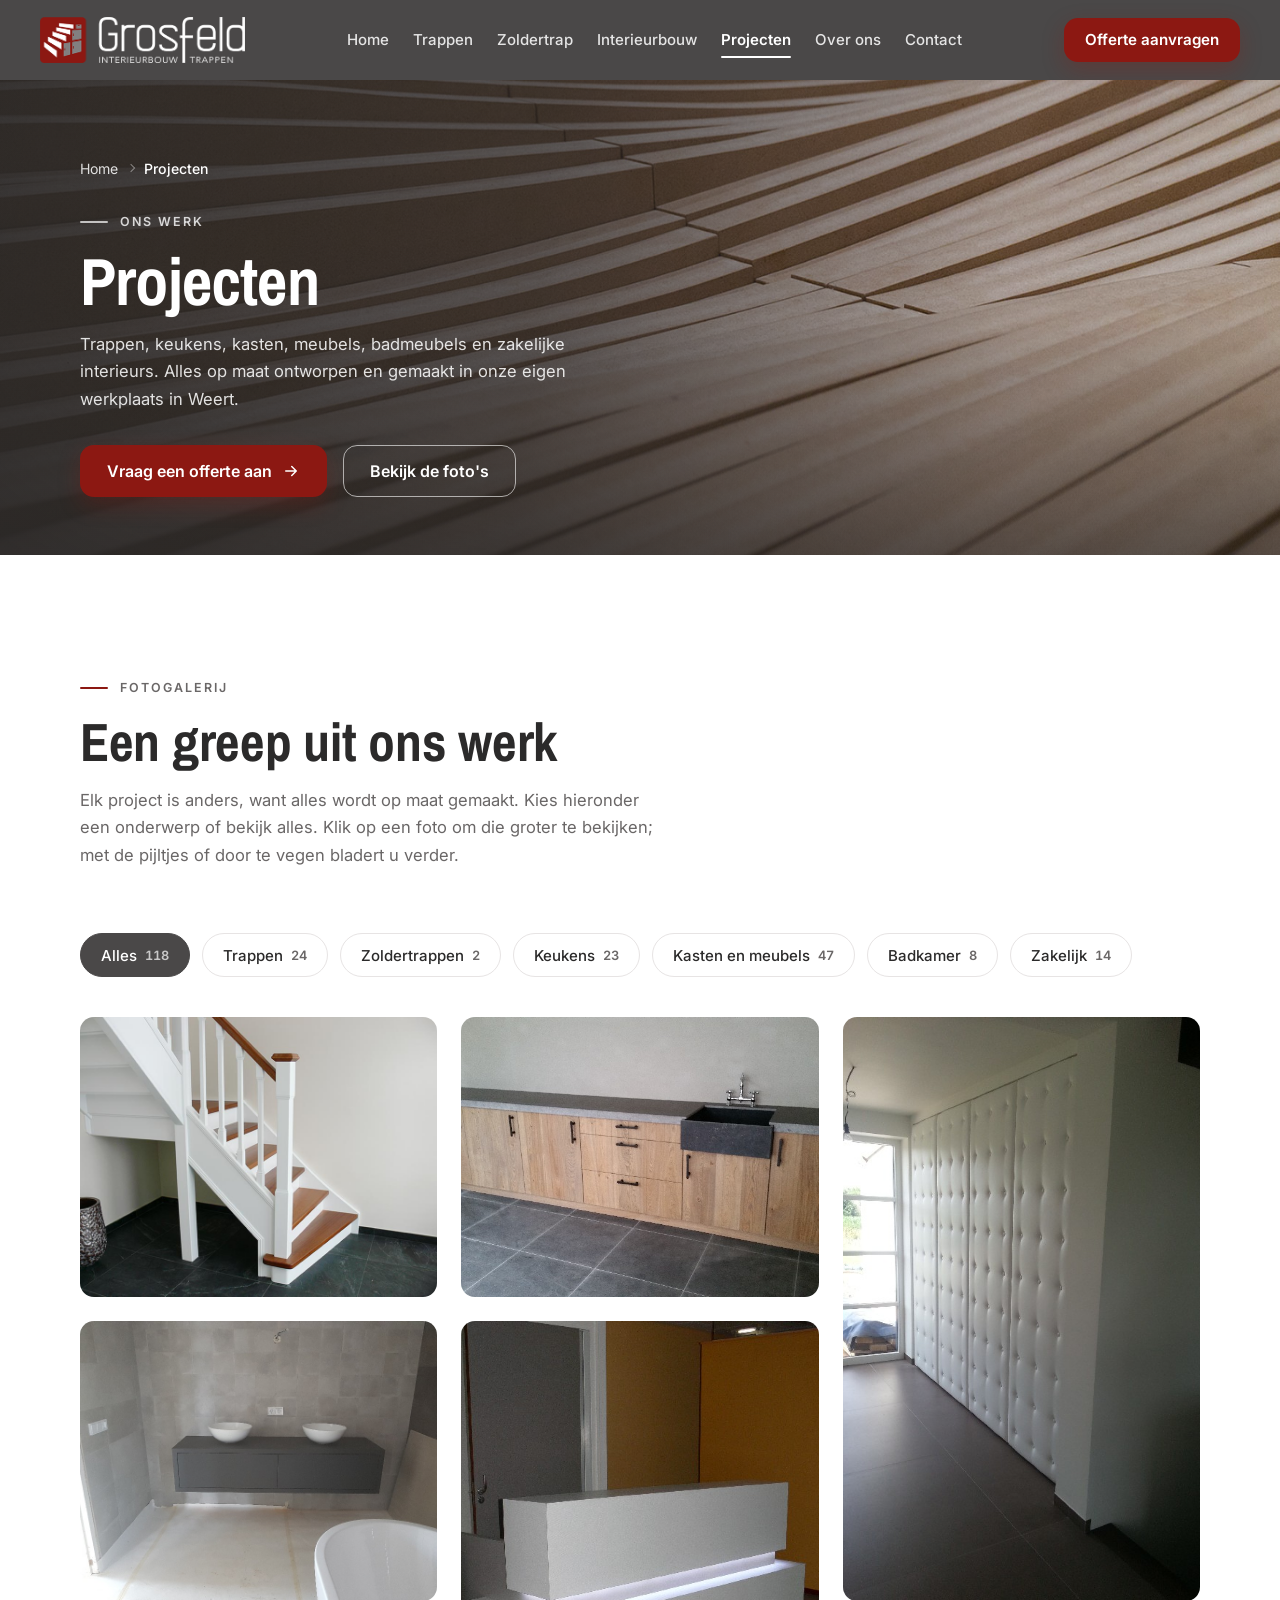
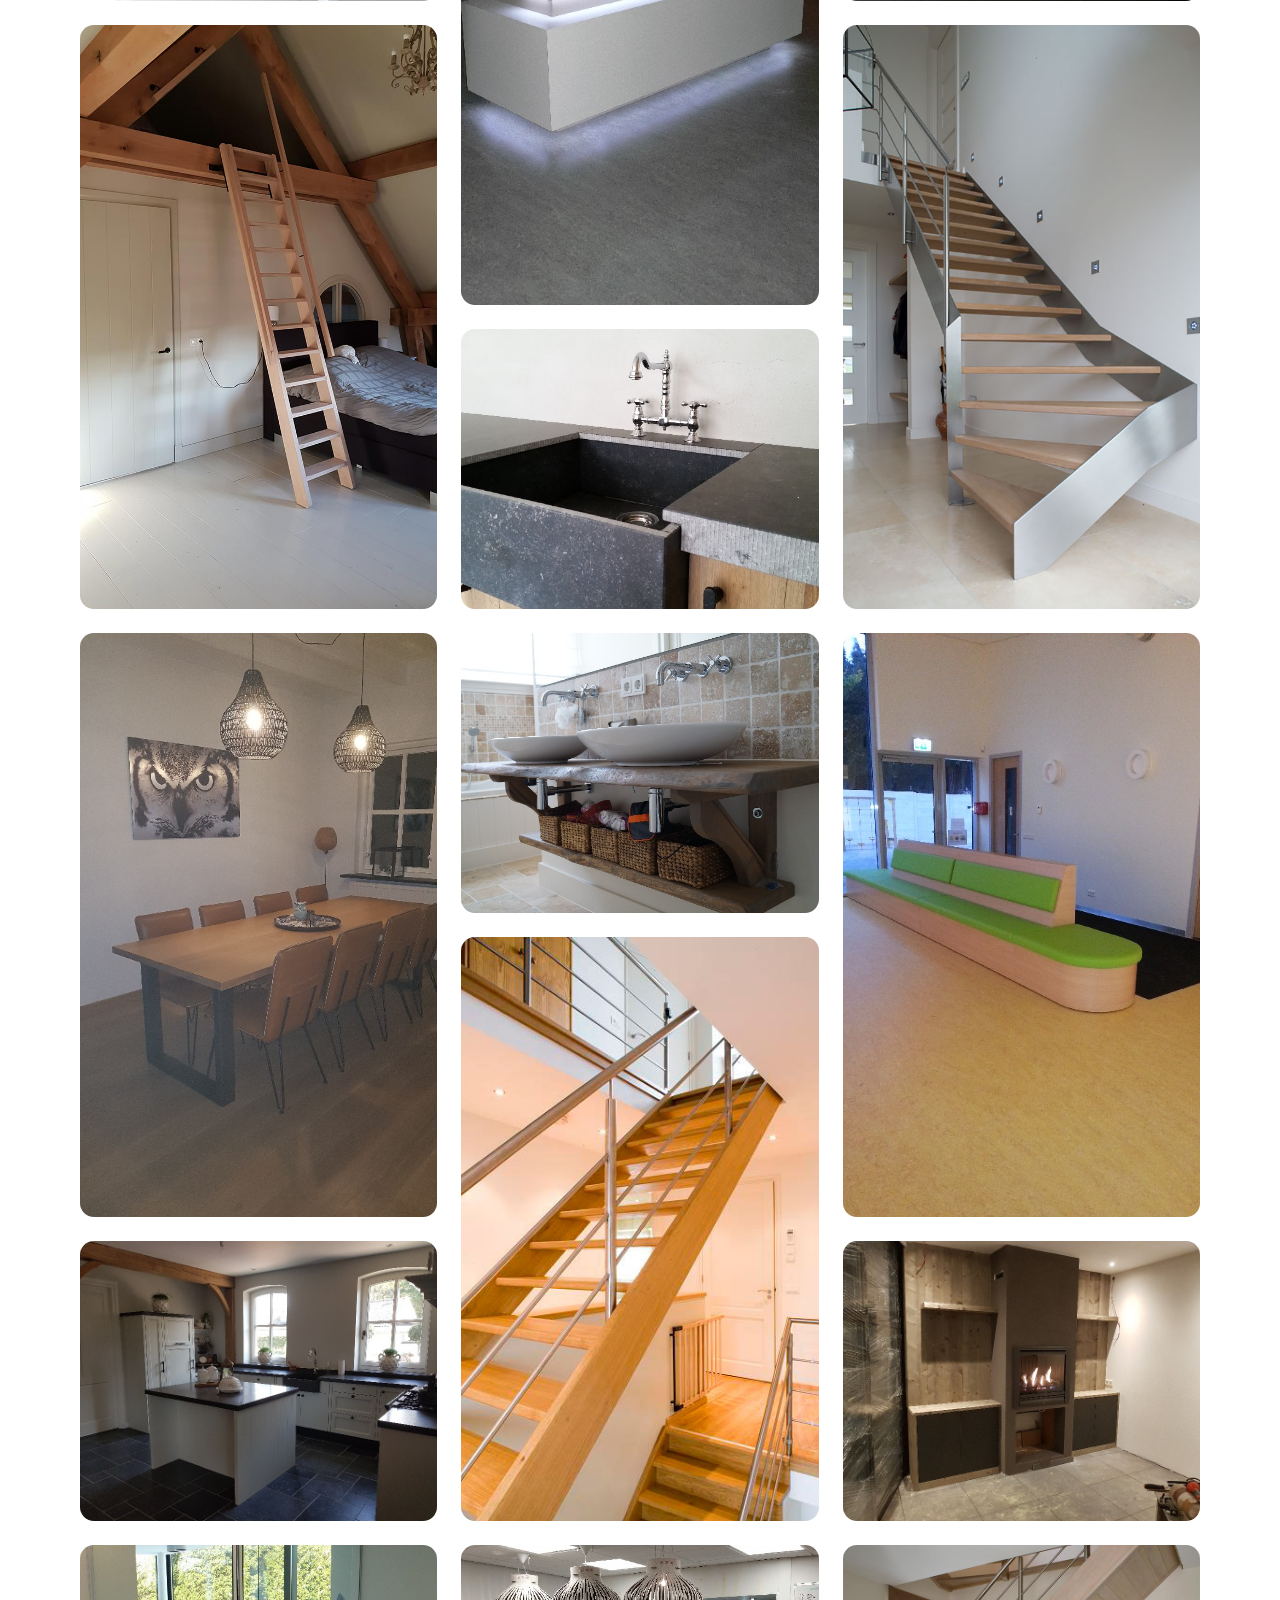
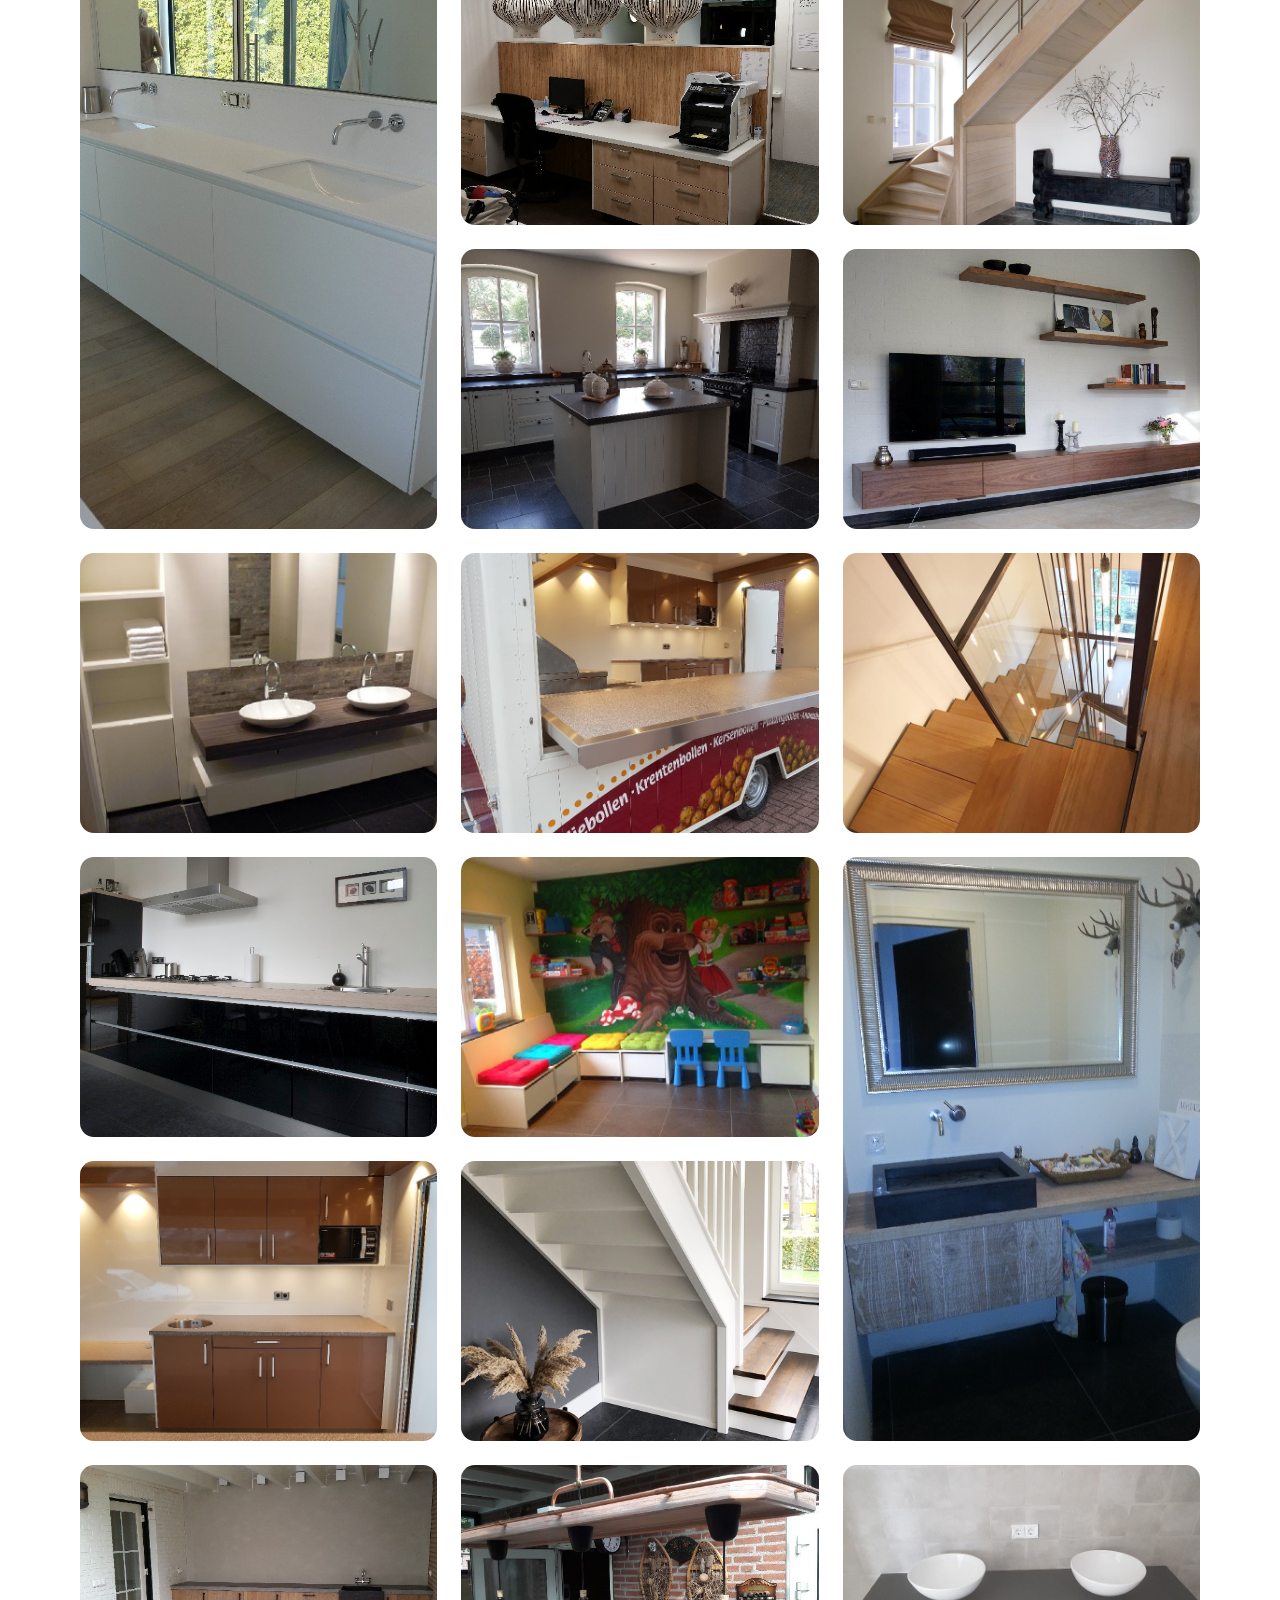
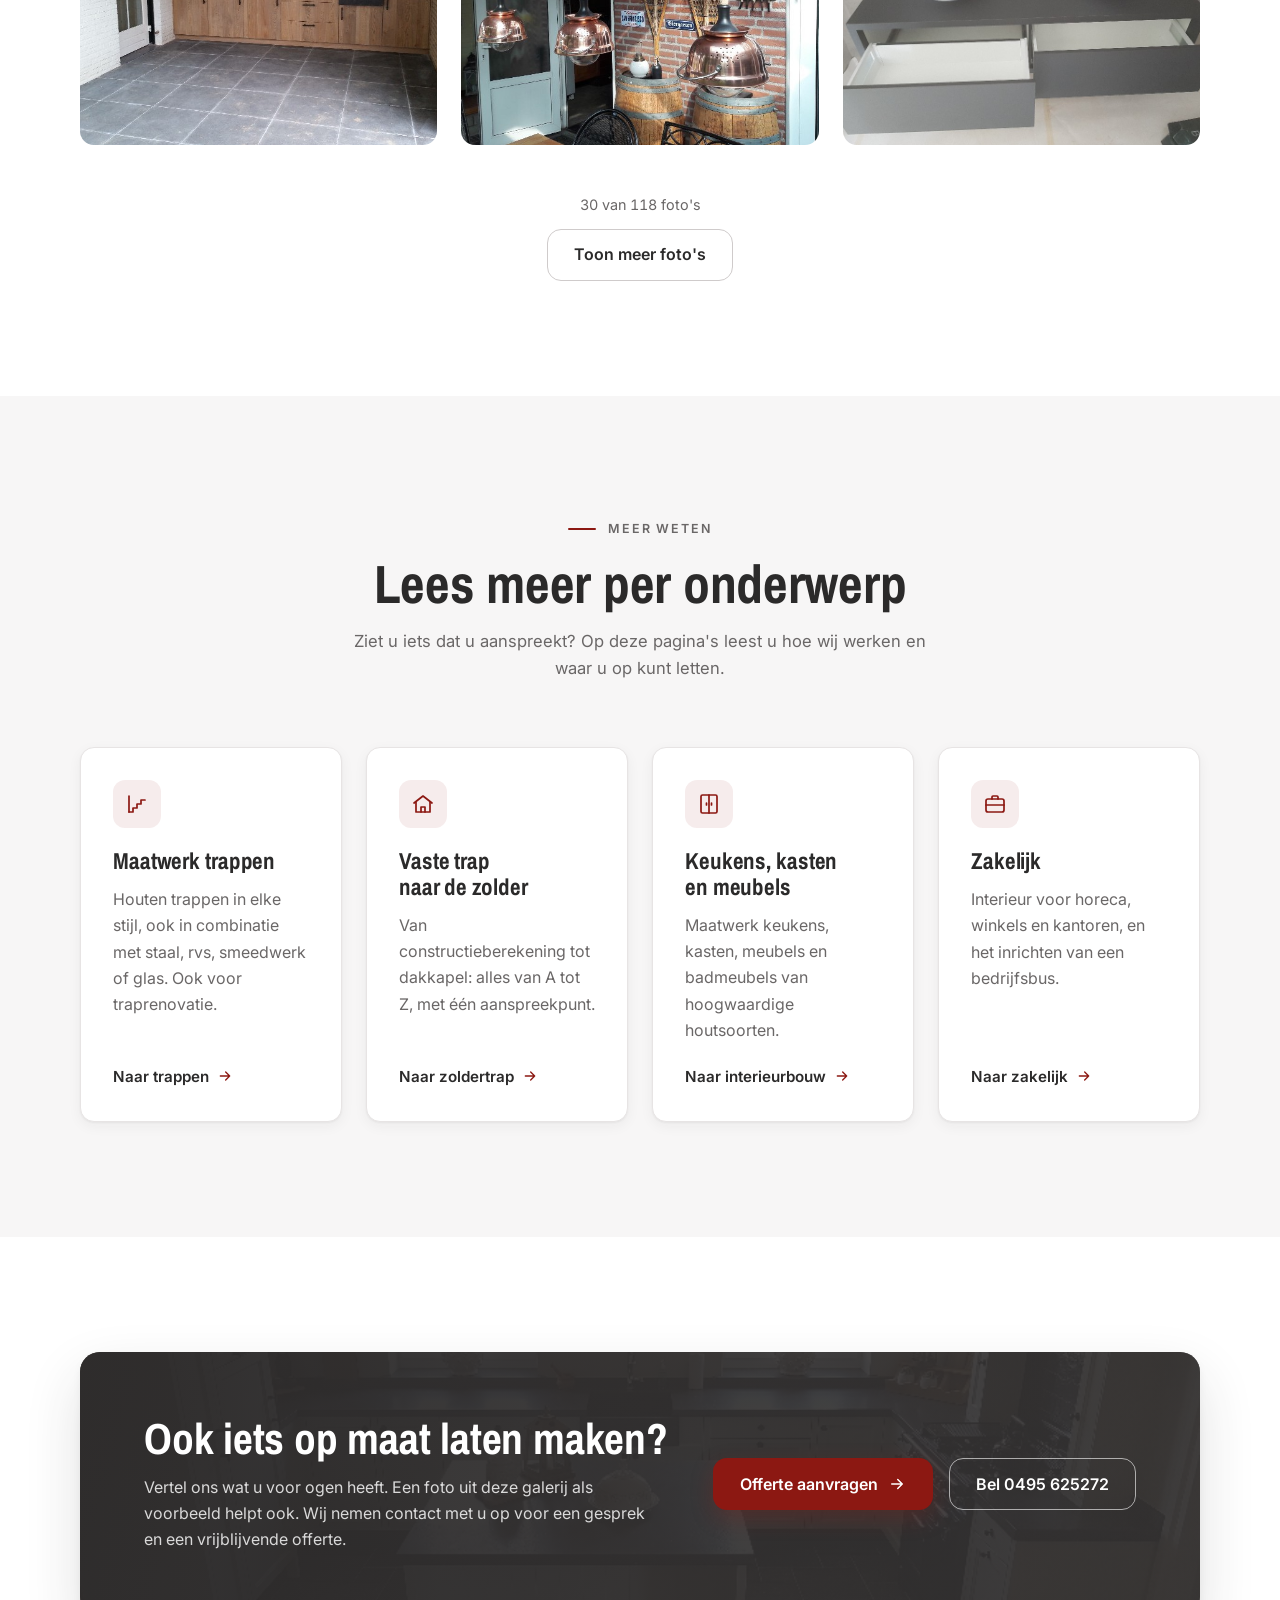
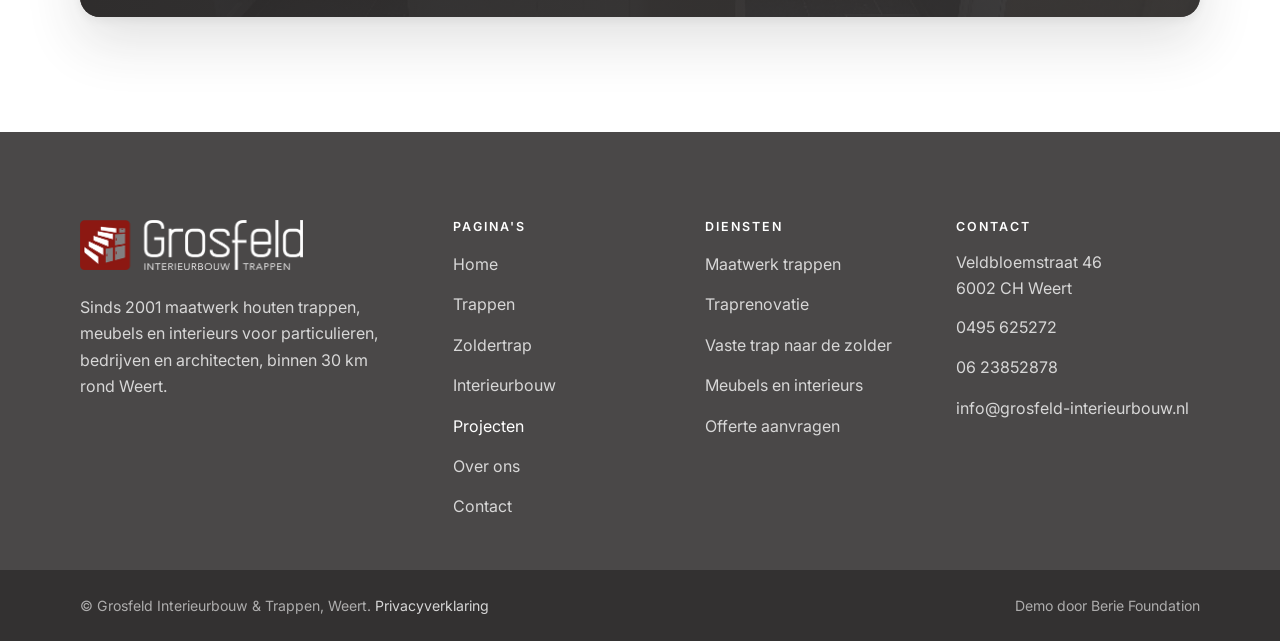
<file: projecten.html>
<!doctype html>
<html lang="nl">
<head>
<meta charset="utf-8">
<meta name="viewport" content="width=device-width, initial-scale=1">
<title>Projecten | Grosfeld Interieurbouw &amp; Trappen Weert (demo)</title>
<meta name="description" content="Bekijk foto's van maatwerk trappen, zoldertrappen, keukens, kasten, meubels, badmeubels en zakelijke interieurs van Grosfeld Interieurbouw &amp; Trappen uit Weert.">
<meta name="theme-color" content="#4a4848">
<meta name="robots" content="noindex">
<link rel="icon" href="img/icoon.png">
<link rel="preconnect" href="https://fonts.googleapis.com">
<link rel="preconnect" href="https://fonts.gstatic.com" crossorigin>
<link href="https://fonts.googleapis.com/css2?family=Archivo+Narrow:wght@400;700&family=Inter:wght@400;500;600&display=swap" rel="stylesheet">
<link rel="stylesheet" href="css/style.css">
<!-- Vangnet: zonder werkend script blijft alle inhoud zichtbaar -->
<script>document.documentElement.classList.add('js');setTimeout(function(){if(!window.__revealOK)document.documentElement.classList.remove('js');},2500);</script>
</head>
<body>
<a class="skip" href="#main">Naar de inhoud</a>

<!-- ===== Header (zwevende navbar, blijft altijd staan) ===== -->
<header class="site-header" id="top">
  <div class="site-header__bar">
    <a class="logo" href="index.html" aria-label="Grosfeld Interieurbouw &amp; Trappen, naar de homepagina">
      <img src="img/interieurbouw-grosfeld-weert.png" alt="Grosfeld Interieurbouw &amp; Trappen" width="450" height="101">
    </a>
    <nav class="nav" aria-label="Hoofdmenu">
      <a href="index.html">Home</a>
      <a href="trappen.html">Trappen</a>
      <a href="zoldertrap.html">Zoldertrap</a>
      <a href="interieurbouw.html">Interieurbouw</a>
      <a href="projecten.html" aria-current="page">Projecten</a>
      <a href="over-ons.html">Over ons</a>
      <a href="contact.html">Contact</a>
    </nav>
    <div class="site-header__actions">
      <a class="phone" href="tel:+31495625272"><svg viewBox="0 0 24 24" fill="none" stroke="currentColor" stroke-width="2" stroke-linecap="round" stroke-linejoin="round" aria-hidden="true"><path d="M22 16.9v3a2 2 0 0 1-2.2 2 19.8 19.8 0 0 1-8.6-3.1 19.5 19.5 0 0 1-6-6A19.8 19.8 0 0 1 2.1 4.2 2 2 0 0 1 4.1 2h3a2 2 0 0 1 2 1.7c.1 1 .4 1.9.7 2.8a2 2 0 0 1-.5 2.1L8 9.9a16 16 0 0 0 6 6l1.3-1.3a2 2 0 0 1 2.1-.4c.9.3 1.8.6 2.8.7a2 2 0 0 1 1.7 2z"/></svg>0495 625272</a>
      <a class="btn btn--red btn--sm" href="contact.html#offerte">Offerte aanvragen</a>
      <button class="burger" type="button" aria-label="Menu openen" aria-expanded="false" aria-controls="drawer"><span></span><span></span><span></span></button>
    </div>
  </div>
</header>

<div class="overlay" aria-hidden="true"></div>
<aside class="drawer" id="drawer" aria-label="Mobiel menu" aria-hidden="true" inert>
  <button class="drawer__close" type="button" aria-label="Menu sluiten">&times;</button>
  <nav aria-label="Mobiel hoofdmenu">
    <a href="index.html">Home</a>
    <a href="trappen.html">Trappen</a>
    <a href="zoldertrap.html">Zoldertrap</a>
    <a href="interieurbouw.html">Interieurbouw</a>
    <a href="projecten.html" aria-current="page">Projecten</a>
    <a href="over-ons.html">Over ons</a>
    <a href="contact.html">Contact</a>
  </nav>
  <div class="drawer__buttons">
    <a class="btn btn--red" href="contact.html#offerte">Offerte aanvragen</a>
    <a class="btn btn--light" href="tel:+31495625272">Bel 0495 625272</a>
  </div>
</aside>

<div class="mobilebar" role="region" aria-label="Snel contact">
  <a class="btn btn--light" href="tel:+31495625272">Bellen</a>
  <a class="btn btn--red" href="contact.html#offerte">Offerte aanvragen</a>
</div>

<main id="main">

<!-- INHOUD -->

<section class="page-hero" aria-labelledby="pagina-titel">
  <img class="page-hero__img" src="img/interieurbouw-limburg.jpg" alt="" width="1450" height="800" fetchpriority="high">
  <div class="wrap">
    <nav aria-label="Kruimelpad">
      <ol class="crumbs reveal">
        <li><a href="index.html">Home</a></li>
        <li><span aria-current="page">Projecten</span></li>
      </ol>
    </nav>
    <p class="eyebrow eyebrow--light reveal" style="--d:.04s">Ons werk</p>
    <h1 class="h1 reveal" id="pagina-titel" style="--d:.08s">Projecten</h1>
    <p class="page-hero__lead reveal" style="--d:.16s">Trappen, keukens, kasten, meubels, badmeubels en zakelijke interieurs. Alles op maat ontworpen en gemaakt in onze eigen werkplaats in Weert.</p>
    <div class="btn-row reveal" style="--d:.24s">
      <a class="btn btn--red" href="contact.html#offerte">Vraag een offerte aan <svg viewBox="0 0 24 24" fill="none" stroke="currentColor" stroke-width="2" stroke-linecap="round" stroke-linejoin="round" aria-hidden="true"><path d="M5 12h14M13 6l6 6-6 6"/></svg></a>
      <a class="btn btn--light" href="#galerij">Bekijk de foto's</a>
    </div>
  </div>
</section>

<section class="section" id="galerij" aria-labelledby="galerij-titel">
  <div class="wrap">
    <header class="head reveal">
      <p class="eyebrow">Fotogalerij</p>
      <h2 class="h2" id="galerij-titel">Een greep uit ons werk</h2>
      <p class="lead">Elk project is anders, want alles wordt op maat gemaakt. Kies hieronder een onderwerp of bekijk alles. Klik op een foto om die groter te bekijken; met de pijltjes of door te vegen bladert u verder.</p>
    </header>
    <div class="filters filters--spaced reveal" role="group" aria-label="Filter projecten" data-for="galerij-projecten" data-counts>
      <button type="button" class="filter is-active" data-filter="alles">Alles</button>
      <button type="button" class="filter" data-filter="trappen">Trappen</button>
      <button type="button" class="filter" data-filter="zoldertrap">Zoldertrappen</button>
      <button type="button" class="filter" data-filter="keukens">Keukens</button>
      <button type="button" class="filter" data-filter="meubels">Kasten en meubels</button>
      <button type="button" class="filter" data-filter="badkamer">Badkamer</button>
      <button type="button" class="filter" data-filter="zakelijk">Zakelijk</button>
    </div>
    <div class="gallery" id="galerij-projecten" data-limit="30">
      <figure class="shot reveal" data-cat="trappen"><button type="button" aria-label="Foto vergroten: witte trap met houten treden"><img src="img/Grosfeld-Interieurbouw-Petit-vaste-trap.jpg" alt="Witte trap met houten treden, witte spijlen en houten leuning in hal" loading="lazy" decoding="async" width="800" height="600"></button><figcaption>Witte trap met houten treden</figcaption></figure>
      <figure class="shot reveal" data-cat="keukens"><button type="button" aria-label="Foto vergroten: eiken keuken met spoelbak"><img src="img/Interieurbouw-keukens00002.jpg" alt="Lange eiken keuken met donker spoelbak en betonlook blad" loading="lazy" decoding="async" width="800" height="450"></button><figcaption>Eiken keuken met spoelbak</figcaption></figure>
      <figure class="shot is-tall reveal" data-cat="meubels"><button type="button" aria-label="Foto vergroten: witte kastenwand met gecapitonneerde deuren"><img src="img/Interieurbouw-meubels00001.jpg" alt="Witte kastenwand met gecapitonneerde deuren naast raam en trap" loading="lazy" decoding="async" width="600" height="800"></button><figcaption>Witte kastenwand met gecapitonneerde deuren</figcaption></figure>
      <figure class="shot reveal" data-cat="badkamer"><button type="button" aria-label="Foto vergroten: dubbel badmeubel in grijs"><img src="img/Interieurbouw-meubels00016.jpg" alt="Grijs zwevend badmeubel met twee witte kommen en bad" loading="lazy" decoding="async" width="800" height="600"></button><figcaption>Dubbel badmeubel in grijs</figcaption></figure>
      <figure class="shot is-tall reveal" data-cat="zakelijk"><button type="button" aria-label="Foto vergroten: witte balie met ledverlichting"><img src="img/Interieurbouw-zakelijk00005.jpg" alt="Witte receptiebalie met blauwe ledverlichting onder de bovenrand" loading="lazy" decoding="async" width="600" height="800"></button><figcaption>Witte balie met ledverlichting</figcaption></figure>
      <figure class="shot is-tall reveal" data-cat="zoldertrap trappen"><button type="button" aria-label="Foto vergroten: houten zoldertrap in slaapkamer"><img src="img/vlisotrap.jpg" alt="Houten zoldertrap in een slaapkamer tegen een balkenzolder" loading="lazy" decoding="async" width="800" height="1067"></button><figcaption>Houten zoldertrap in slaapkamer</figcaption></figure>
      <figure class="shot is-tall reveal" data-cat="trappen"><button type="button" aria-label="Foto vergroten: rvs trap met eiken treden"><img src="img/Grosfeld-rvs-eiken-trap.jpg" alt="Rvs trap met eiken treden en strakke zijbalken, zwevend ontwerp" loading="lazy" decoding="async" width="600" height="901"></button><figcaption>Rvs trap met eiken treden</figcaption></figure>
      <figure class="shot reveal" data-cat="keukens"><button type="button" aria-label="Foto vergroten: stenen spoelbak met kraan"><img src="img/Interieurbouw-keukens00006.jpg" alt="Close-up van donkere stenen spoelbak met klassieke kraan" loading="lazy" decoding="async" width="800" height="450"></button><figcaption>Stenen spoelbak met kraan</figcaption></figure>
      <figure class="shot is-tall reveal" data-cat="meubels"><button type="button" aria-label="Foto vergroten: eettafel met leren stoelen"><img src="img/Interieurbouw-meubels00006.jpg" alt="Eettafel met houten blad, metalen onderstel en leren stoelen" loading="lazy" decoding="async" width="600" height="800"></button><figcaption>Eettafel met leren stoelen</figcaption></figure>
      <figure class="shot reveal" data-cat="badkamer"><button type="button" aria-label="Foto vergroten: rustieke dubbele badkamerwastafel"><img src="img/Interieurbouw-meubels00036.jpg" alt="Rustieke badkamerwastafel van hout met dubbele kom en mandjes" loading="lazy" decoding="async" width="800" height="532"></button><figcaption>Rustieke dubbele badkamerwastafel</figcaption></figure>
      <figure class="shot is-tall reveal" data-cat="zakelijk"><button type="button" aria-label="Foto vergroten: groene zitbank op maat"><img src="img/Interieurbouw-meubels00003.jpg" alt="Lange bank met groene kussens en lichte houten onderbouw in hal" loading="lazy" decoding="async" width="600" height="800"></button><figcaption>Groene zitbank op maat</figcaption></figure>
      <figure class="shot is-tall reveal" data-cat="trappen"><button type="button" aria-label="Foto vergroten: eiken trap met rvs leuning"><img src="img/Trappen-Custers-009.jpg" alt="Open eiken trap met rvs leuning en stalen spijlen in lichte hal" loading="lazy" decoding="async" width="416" height="624"></button><figcaption>Eiken trap met rvs leuning</figcaption></figure>
      <figure class="shot reveal" data-cat="keukens"><button type="button" aria-label="Foto vergroten: witte landelijke keuken met eiland"><img src="img/Interieurbouw-keukens00013.jpg" alt="Witte landelijke keuken met kookeiland, donkere bladen en boogramen" loading="lazy" decoding="async" width="800" height="600"></button><figcaption>Witte landelijke keuken met eiland</figcaption></figure>
      <figure class="shot reveal" data-cat="meubels"><button type="button" aria-label="Foto vergroten: haardwand met steigerhout"><img src="img/Interieurbouw-meubels00022.jpg" alt="Haard in wandmeubel met steigerhouten planken en grijze kastjes" loading="lazy" decoding="async" width="800" height="600"></button><figcaption>Haardwand met steigerhout</figcaption></figure>
      <figure class="shot is-tall reveal" data-cat="badkamer"><button type="button" aria-label="Foto vergroten: hangend badmeubel in wit"><img src="img/Interieurbouw-meubels00040.jpg" alt="Wit hangend badmeubel met dubbele wastafel en lange spiegel" loading="lazy" decoding="async" width="600" height="800"></button><figcaption>Hangend badmeubel in wit</figcaption></figure>
      <figure class="shot reveal" data-cat="zakelijk"><button type="button" aria-label="Foto vergroten: kantoorinrichting met houten lades"><img src="img/Interieurbouw-meubels00005.jpg" alt="Kantoorwerkplek met houten lambrisering, lades en hanglampen" loading="lazy" decoding="async" width="800" height="450"></button><figcaption>Kantoorinrichting met houten lades</figcaption></figure>
      <figure class="shot reveal" data-cat="trappen"><button type="button" aria-label="Foto vergroten: lichte eiken trap met rvs"><img src="img/Trappen-Interieurbouw-281.jpg" alt="Lichte eiken trap met rvs spijlen en gesloten houten onderbouw" loading="lazy" decoding="async" width="800" height="733"></button><figcaption>Lichte eiken trap met rvs</figcaption></figure>
      <figure class="shot reveal" data-cat="keukens"><button type="button" aria-label="Foto vergroten: u-keuken met zwart fornuis"><img src="img/Interieurbouw-keukens00014.jpg" alt="U-vormige witte keuken met donker blad en zwart fornuis" loading="lazy" decoding="async" width="800" height="600"></button><figcaption>U-keuken met zwart fornuis</figcaption></figure>
      <figure class="shot reveal" data-cat="meubels"><button type="button" aria-label="Foto vergroten: zwevend tv-meubel met planken"><img src="img/Interieurbouw-meubels00035.jpg" alt="Zwevend tv-meubel van donker hout onder houten planken aan de muur" loading="lazy" decoding="async" width="800" height="531"></button><figcaption>Zwevend tv-meubel met planken</figcaption></figure>
      <figure class="shot reveal" data-cat="badkamer"><button type="button" aria-label="Foto vergroten: zwevend dubbel badmeubel"><img src="img/Interieurbouw-meubels00046.jpg" alt="Zwevend badmeubel met donker blad en twee ronde wastafels" loading="lazy" decoding="async" width="800" height="600"></button><figcaption>Zwevend dubbel badmeubel</figcaption></figure>
      <figure class="shot reveal" data-cat="zakelijk"><button type="button" aria-label="Foto vergroten: verkoopwagen met rvs-toonbank"><img src="img/Interieurbouw-zakelijk00001.jpg" alt="Verkoopwagen met rvs-afwerking en keukeninrichting, zijkant voorzien van reclame" loading="lazy" decoding="async" width="800" height="600"></button><figcaption>Verkoopwagen met rvs-toonbank</figcaption></figure>
      <figure class="shot reveal" data-cat="trappen"><button type="button" aria-label="Foto vergroten: eiken trap met glas"><img src="img/eiken-trap-maatwerk.jpg" alt="Eiken trap met glazen balustrade, donkere stalen rand en hanglampen" loading="lazy" decoding="async" width="800" height="600"></button><figcaption>Eiken trap met glas</figcaption></figure>
      <figure class="shot reveal" data-cat="keukens"><button type="button" aria-label="Foto vergroten: hoogglans zwarte keuken"><img src="img/Interieurbouw-keukens00018.jpg" alt="Lange hoogglans zwarte keuken met rvs afwerking en afzuigkap" loading="lazy" decoding="async" width="800" height="533"></button><figcaption>Hoogglans zwarte keuken</figcaption></figure>
      <figure class="shot reveal" data-cat="meubels"><button type="button" aria-label="Foto vergroten: kinderhoek met opbergbanken"><img src="img/Interieurbouw-meubels00055.jpg" alt="Kinderhoek met opbergbanken op maat en gekleurde kussens" loading="lazy" decoding="async" width="800" height="600"></button><figcaption>Kinderhoek met opbergbanken</figcaption></figure>
      <figure class="shot is-tall reveal" data-cat="badkamer"><button type="button" aria-label="Foto vergroten: eiken badmeubel met zwarte wastafel"><img src="img/Interieurbouw-meubels00004.jpg" alt="Zwarte wastafel op eiken meubel met zilveren spiegel en geweien" loading="lazy" decoding="async" width="600" height="800"></button><figcaption>Eiken badmeubel met zwarte wastafel</figcaption></figure>
      <figure class="shot reveal" data-cat="zakelijk"><button type="button" aria-label="Foto vergroten: bruine keuken in verkoopwagen"><img src="img/Interieurbouw-zakelijk00002.jpg" alt="Compacte keuken met bruine hoogglans kasten, spoelbak en magnetron" loading="lazy" decoding="async" width="800" height="600"></button><figcaption>Bruine keuken in verkoopwagen</figcaption></figure>
      <figure class="shot reveal" data-cat="trappen"><button type="button" aria-label="Foto vergroten: witte trap met donkere treden"><img src="img/maatwerk-trappen-weert.jpg" alt="Witte trap met donkere houten treden naast een raam en pampasgras" loading="lazy" decoding="async" width="1450" height="800"></button><figcaption>Witte trap met donkere treden</figcaption></figure>
      <figure class="shot reveal" data-cat="keukens"><button type="button" aria-label="Foto vergroten: buitenkeuken met eiken kasten"><img src="img/Interieurbouw-keukens00001.jpg" alt="Buitenkeuken op terras met eiken kasten en donkere betonnen blad" loading="lazy" decoding="async" width="800" height="450"></button><figcaption>Buitenkeuken met eiken kasten</figcaption></figure>
      <figure class="shot reveal" data-cat="meubels"><button type="button" aria-label="Foto vergroten: koperen lampen boven houten bar"><img src="img/Interieurbouw-meubels00058.jpg" alt="Houten bar met koperen hanglampen en vaten in overdekte ruimte" loading="lazy" decoding="async" width="800" height="450"></button><figcaption>Koperen lampen boven houten bar</figcaption></figure>
      <figure class="shot reveal" data-cat="badkamer"><button type="button" aria-label="Foto vergroten: badmeubel met uitschuifbare lades"><img src="img/Interieurbouw-meubels00017.jpg" alt="Grijs dubbel badmeubel met uitgetrokken lades en witte kommen" loading="lazy" decoding="async" width="800" height="600"></button><figcaption>Badmeubel met uitschuifbare lades</figcaption></figure>
      <figure class="shot reveal" data-cat="zakelijk"><button type="button" aria-label="Foto vergroten: rvs grill onder afzuigkap"><img src="img/Interieurbouw-zakelijk00003.jpg" alt="Rvs professionele grill onder bruine afzuigkap in mobiele keuken" loading="lazy" decoding="async" width="800" height="600"></button><figcaption>Rvs grill onder afzuigkap</figcaption></figure>
      <figure class="shot reveal" data-cat="trappen"><button type="button" aria-label="Foto vergroten: lichte trap met rvs leuning"><img src="img/vaste-trap.jpg" alt="Lichte houten trap met rvs leuning naast een raam met rolgordijn" loading="lazy" decoding="async" width="1450" height="800"></button><figcaption>Lichte trap met rvs leuning</figcaption></figure>
      <figure class="shot reveal" data-cat="keukens"><button type="button" aria-label="Foto vergroten: eiken kasten met koelkast"><img src="img/Interieurbouw-keukens00004.jpg" alt="Eiken keukenkasten met ingebouwde koelkast en open lades" loading="lazy" decoding="async" width="800" height="450"></button><figcaption>Eiken kasten met koelkast</figcaption></figure>
      <figure class="shot reveal" data-cat="meubels"><button type="button" aria-label="Foto vergroten: lichte eiken mediawand met haard"><img src="img/Interieurbouw-meubels00062.jpg" alt="Lichte eiken mediawand met lades, ingebouwde haard en televisie" loading="lazy" decoding="async" width="800" height="600"></button><figcaption>Lichte eiken mediawand met haard</figcaption></figure>
      <figure class="shot reveal" data-cat="badkamer"><button type="button" aria-label="Foto vergroten: zolderbadkamer met houten balk"><img src="img/Interieurbouw-meubels00043.jpg" alt="Zolderbadkamer met zwart-witte vloer, vrijstaand bad en houten balk" loading="lazy" decoding="async" width="800" height="600"></button><figcaption>Zolderbadkamer met houten balk</figcaption></figure>
      <figure class="shot reveal" data-cat="zakelijk"><button type="button" aria-label="Foto vergroten: houten receptiebalie met glas"><img src="img/Interieurbouw-zakelijk00004.jpg" alt="Donkere houten receptiebalie met glazen bovenkant en witte accentlijsten" loading="lazy" decoding="async" width="800" height="533"></button><figcaption>Houten receptiebalie met glas</figcaption></figure>
      <figure class="shot reveal" data-cat="trappen"><button type="button" aria-label="Foto vergroten: eiken trap met kroonluchter"><img src="img/Grosfeld-Interieurbouw-trappen.jpg" alt="Eiken trap met spijlen en kroonluchter, van bovenaf gezien" loading="lazy" decoding="async" width="800" height="600"></button><figcaption>Eiken trap met kroonluchter</figcaption></figure>
      <figure class="shot reveal" data-cat="keukens"><button type="button" aria-label="Foto vergroten: uitgetrokken eiken lades"><img src="img/Interieurbouw-keukens00005.jpg" alt="Eiken lades uitgetrokken naast donkere stenen spoelbak" loading="lazy" decoding="async" width="800" height="450"></button><figcaption>Uitgetrokken eiken lades</figcaption></figure>
      <figure class="shot reveal" data-cat="meubels"><button type="button" aria-label="Foto vergroten: tv-meubel met houten fronten"><img src="img/maatwerk-meubels-weert-1.jpg" alt="Lage tv-meubel met houten fronten en witte plint" loading="lazy" decoding="async" width="1450" height="800"></button><figcaption>Tv-meubel met houten fronten</figcaption></figure>
      <figure class="shot reveal" data-cat="badkamer"><button type="button" aria-label="Foto vergroten: houten plank met stenen kom"><img src="img/Interieurbouw-meubels00044.jpg" alt="Houten plank als wastafelblad met stenen waskom en kraan" loading="lazy" decoding="async" width="800" height="600"></button><figcaption>Houten plank met stenen kom</figcaption></figure>
      <figure class="shot reveal" data-cat="zakelijk"><button type="button" aria-label="Foto vergroten: gebogen zwarte kantoorkast"><img src="img/Interieurbouw-zakelijk00006.jpg" alt="Gebogen zwarte kantoorkast met open vakken en gekleurde ordners" loading="lazy" decoding="async" width="800" height="600"></button><figcaption>Gebogen zwarte kantoorkast</figcaption></figure>
      <figure class="shot is-tall reveal" data-cat="trappen"><button type="button" aria-label="Foto vergroten: witte trap met kastruimte"><img src="img/Grosfeld-trap-maatwerk-wit.jpg" alt="Witte trap met spijlenwerk en kastruimte onder de trap" loading="lazy" decoding="async" width="600" height="800"></button><figcaption>Witte trap met kastruimte</figcaption></figure>
      <figure class="shot reveal" data-cat="keukens"><button type="button" aria-label="Foto vergroten: spoelbak op eiken blok"><img src="img/Interieurbouw-keukens00007.jpg" alt="Donkere stenen spoelbak op een eiken keukenblok, schuin genomen" loading="lazy" decoding="async" width="800" height="450"></button><figcaption>Spoelbak op eiken blok</figcaption></figure>
      <figure class="shot reveal" data-cat="meubels"><button type="button" aria-label="Foto vergroten: eiken eettafel met metalen poten"><img src="img/Interieurbouw-keukens00011.jpg" alt="Close-up van eiken eettafel met zwart metalen onderstel" loading="lazy" decoding="async" width="800" height="600"></button><figcaption>Eiken eettafel met metalen poten</figcaption></figure>
      <figure class="shot reveal" data-cat="zakelijk"><button type="button" aria-label="Foto vergroten: eiken keuken met boomstam"><img src="img/Interieurbouw-zakelijk00007.jpg" alt="Eiken keukenkasten met grijs blad, met een boomstam als pilaar" loading="lazy" decoding="async" width="800" height="533"></button><figcaption>Eiken keuken met boomstam</figcaption></figure>
      <figure class="shot is-tall reveal" data-cat="trappen"><button type="button" aria-label="Foto vergroten: houten trap met gebogen leuning"><img src="img/Grosfeld-trappenbouw-weert-limburg.jpg" alt="Houten trap met gebogen leuning en donkere tegelvloer" loading="lazy" decoding="async" width="612" height="816"></button><figcaption>Houten trap met gebogen leuning</figcaption></figure>
      <figure class="shot reveal" data-cat="keukens"><button type="button" aria-label="Foto vergroten: kookeiland met gaskookplaat"><img src="img/Interieurbouw-keukens00008.jpg" alt="Kookeiland met gaskookplaat en donker blad in woonkeuken" loading="lazy" decoding="async" width="800" height="600"></button><figcaption>Kookeiland met gaskookplaat</figcaption></figure>
      <figure class="shot reveal" data-cat="meubels"><button type="button" aria-label="Foto vergroten: witte boekenkast op maat"><img src="img/Interieurbouw-meubels00008.jpg" alt="Witte boekenkast met ingebouwde kastjes en glazen plank erboven" loading="lazy" decoding="async" width="800" height="600"></button><figcaption>Witte boekenkast op maat</figcaption></figure>
      <figure class="shot reveal" data-cat="zakelijk"><button type="button" aria-label="Foto vergroten: eiken kastenwand met grijs blad"><img src="img/Interieurbouw-zakelijk00008.jpg" alt="Lange eiken kastenwand met grijs blad in lichte kantoorruimte" loading="lazy" decoding="async" width="800" height="533"></button><figcaption>Eiken kastenwand met grijs blad</figcaption></figure>
      <figure class="shot is-tall reveal" data-cat="trappen"><button type="button" aria-label="Foto vergroten: close-up traptreden met neus"><img src="img/anti-slip-trap.jpg" alt="Close-up van houten traptreden met stevige neus en overlappend profiel" loading="lazy" decoding="async" width="600" height="1234"></button><figcaption>Close-up traptreden met neus</figcaption></figure>
      <figure class="shot reveal" data-cat="keukens"><button type="button" aria-label="Foto vergroten: kookeiland in eikenlook"><img src="img/Interieurbouw-keukens00009.jpg" alt="Kookeiland met eiken front, kookplaat en witte kolom" loading="lazy" decoding="async" width="800" height="600"></button><figcaption>Kookeiland in eikenlook</figcaption></figure>
      <figure class="shot is-tall reveal" data-cat="meubels"><button type="button" aria-label="Foto vergroten: donkerhouten inloopkast met lades"><img src="img/Interieurbouw-meubels00009.jpg" alt="Donkerhouten inloopkast met open vakken, kledingroede en lades" loading="lazy" decoding="async" width="600" height="800"></button><figcaption>Donkerhouten inloopkast met lades</figcaption></figure>
      <figure class="shot reveal" data-cat="zakelijk"><button type="button" aria-label="Foto vergroten: receptie met houten plankenwand"><img src="img/Interieurbouw-zakelijk00009.jpg" alt="Receptiebalie met houten plankenwand, bord met bedrijfslogo en hoge bartafels" loading="lazy" decoding="async" width="800" height="534"></button><figcaption>Receptie met houten plankenwand</figcaption></figure>
      <figure class="shot is-tall reveal" data-cat="trappen"><button type="button" aria-label="Foto vergroten: gebogen trap met stalen leuning"><img src="img/gedraaide-trap.jpg" alt="Trap met gebogen zwarte stalen leuning en lichte houten treden" loading="lazy" decoding="async" width="600" height="1234"></button><figcaption>Gebogen trap met stalen leuning</figcaption></figure>
      <figure class="shot is-tall reveal" data-cat="keukens"><button type="button" aria-label="Foto vergroten: hoge kastenwand met koelkast"><img src="img/Interieurbouw-keukens00012.jpg" alt="Hoge eiken kastenwand met ingebouwde koelkast-vriezer" loading="lazy" decoding="async" width="600" height="800"></button><figcaption>Hoge kastenwand met koelkast</figcaption></figure>
      <figure class="shot is-tall reveal" data-cat="meubels"><button type="button" aria-label="Foto vergroten: donkerhouten kast met planken"><img src="img/Interieurbouw-meubels00010.jpg" alt="Open donkerhouten kast met planken en geopende deur" loading="lazy" decoding="async" width="600" height="800"></button><figcaption>Donkerhouten kast met planken</figcaption></figure>
      <figure class="shot reveal" data-cat="zakelijk"><button type="button" aria-label="Foto vergroten: ingerichte bedrijfsbus"><img src="img/Interieurbouw-zakelijk00011.jpg" alt="Ingerichte bedrijfsbus met aluminium laadvloer, blauwe laden en een boormachine" loading="lazy" decoding="async" width="800" height="450"></button><figcaption>Ingerichte bedrijfsbus</figcaption></figure>
      <figure class="shot is-tall reveal" data-cat="trappen"><button type="button" aria-label="Foto vergroten: open trap met overloop"><img src="img/houten-trap-met-overloop.jpg" alt="Open houten trap naast een houten vlonder op de overloop bij het raam" loading="lazy" decoding="async" width="600" height="1234"></button><figcaption>Open trap met overloop</figcaption></figure>
      <figure class="shot reveal" data-cat="keukens"><button type="button" aria-label="Foto vergroten: landelijke keuken in wit"><img src="img/Interieurbouw-keukens00015.jpg" alt="Ruimere opname van witte landelijke keuken met kookeiland" loading="lazy" decoding="async" width="800" height="600"></button><figcaption>Landelijke keuken in wit</figcaption></figure>
      <figure class="shot reveal" data-cat="meubels"><button type="button" aria-label="Foto vergroten: witte zolderkasten onder schuin dak"><img src="img/Interieurbouw-meubels00011.jpg" alt="Zolderkamer met witte kastenwand onder schuin dak en eikenbalk" loading="lazy" decoding="async" width="800" height="600"></button><figcaption>Witte zolderkasten onder schuin dak</figcaption></figure>
      <figure class="shot is-tall reveal" data-cat="trappen"><button type="button" aria-label="Foto vergroten: trap met zwarte spijlen"><img src="img/moderne-trappen-wit.jpg" alt="Trap met witte constructie, houten treden en zwarte spijlen" loading="lazy" decoding="async" width="600" height="800"></button><figcaption>Trap met zwarte spijlen</figcaption></figure>
      <figure class="shot reveal" data-cat="keukens"><button type="button" aria-label="Foto vergroten: moderne keuken met ovenkolom"><img src="img/Interieurbouw-keukens00016.jpg" alt="Moderne keuken met zwarte fronten, ingebouwde ovens en donkere vloer" loading="lazy" decoding="async" width="800" height="600"></button><figcaption>Moderne keuken met ovenkolom</figcaption></figure>
      <figure class="shot reveal" data-cat="meubels"><button type="button" aria-label="Foto vergroten: detail witte zolderkasten"><img src="img/Interieurbouw-meubels00012.jpg" alt="Detail van witte zolderkasten met eikenbalk en schuine wand" loading="lazy" decoding="async" width="800" height="600"></button><figcaption>Detail witte zolderkasten</figcaption></figure>
      <figure class="shot is-tall reveal" data-cat="zakelijk"><button type="button" aria-label="Foto vergroten: houten koffer met vakindeling op maat"><img src="img/Interieurbouw-zakelijk00013.jpg" alt="Geopende houten koffer met groen-rood vilt en houten vakindeling" loading="lazy" decoding="async" width="600" height="800"></button><figcaption>Houten koffer met vakindeling op maat</figcaption></figure>
      <figure class="shot reveal" data-cat="trappen"><button type="button" aria-label="Foto vergroten: zwarte trap met wandleuning"><img src="img/moderne-trappen.jpg" alt="Zwarte open trap met wandleuning in een lichte hal" loading="lazy" decoding="async" width="800" height="389"></button><figcaption>Zwarte trap met wandleuning</figcaption></figure>
      <figure class="shot reveal" data-cat="keukens"><button type="button" aria-label="Foto vergroten: witte keuken met houten wand"><img src="img/Interieurbouw-keukens00017.jpg" alt="Witte keuken met kookeiland, spoelbak en donkere houten kastenwand" loading="lazy" decoding="async" width="800" height="600"></button><figcaption>Witte keuken met houten wand</figcaption></figure>
      <figure class="shot is-tall reveal" data-cat="meubels"><button type="button" aria-label="Foto vergroten: zolderkamer met witte kasten"><img src="img/Interieurbouw-meubels00013.jpg" alt="Zolderkamer met witte kasten, wasmachine en houten balken" loading="lazy" decoding="async" width="600" height="800"></button><figcaption>Zolderkamer met witte kasten</figcaption></figure>
      <figure class="shot is-tall reveal" data-cat="zakelijk"><button type="button" aria-label="Foto vergroten: receptiebalie in kantoorhal"><img src="img/maatwerk-interieurbouw-zakelijk.jpg" alt="Receptiebalie met blauwe randen en matglazen paneel in een kantoorhal" loading="lazy" decoding="async" width="650" height="813"></button><figcaption>Receptiebalie in kantoorhal</figcaption></figure>
      <figure class="shot is-tall reveal" data-cat="trappen"><button type="button" aria-label="Foto vergroten: open eiken trap met balustrade"><img src="img/open-eiken-trappen.jpg" alt="Open eiken trap met eiken balustrade en zwart-witte tegelvloer" loading="lazy" decoding="async" width="600" height="900"></button><figcaption>Open eiken trap met balustrade</figcaption></figure>
      <figure class="shot reveal" data-cat="keukens"><button type="button" aria-label="Foto vergroten: hoogglans keuken met eiland"><img src="img/Interieurbouw-keukens00019.jpg" alt="Zwarte hoogglans keuken met afzuigkap en wit kookeiland" loading="lazy" decoding="async" width="800" height="600"></button><figcaption>Hoogglans keuken met eiland</figcaption></figure>
      <figure class="shot is-tall reveal" data-cat="meubels"><button type="button" aria-label="Foto vergroten: inbouwkasten op zolder"><img src="img/Interieurbouw-meubels00014.jpg" alt="Zolderkamer met witte inbouwkasten onder houten balken en radiator" loading="lazy" decoding="async" width="600" height="800"></button><figcaption>Inbouwkasten op zolder</figcaption></figure>
      <figure class="shot is-tall reveal" data-cat="trappen"><button type="button" aria-label="Foto vergroten: open stalen trap met rvs"><img src="img/open-trap-staal.jpg" alt="Open stalen trap met donkergrijze treden en rvs leuning" loading="lazy" decoding="async" width="600" height="1067"></button><figcaption>Open stalen trap met rvs</figcaption></figure>
      <figure class="shot reveal" data-cat="keukens"><button type="button" aria-label="Foto vergroten: wit kookeiland met hanglamp"><img src="img/Interieurbouw-keukens00020.jpg" alt="Wit kookeiland met hanglamp, donkere houten wand en bloemen" loading="lazy" decoding="async" width="800" height="600"></button><figcaption>Wit kookeiland met hanglamp</figcaption></figure>
      <figure class="shot is-tall reveal" data-cat="meubels"><button type="button" aria-label="Foto vergroten: witte inloopkast met laden"><img src="img/Interieurbouw-meubels00015.jpg" alt="Inloopkast met witte deuren, laden met grepen en kledingroede" loading="lazy" decoding="async" width="600" height="800"></button><figcaption>Witte inloopkast met laden</figcaption></figure>
      <figure class="shot is-tall reveal" data-cat="trappen"><button type="button" aria-label="Foto vergroten: zwarte trap met kabelleuning"><img src="img/trap-zwart-modern.jpg" alt="Moderne trap met donker staal, houten treden en kabelleuning" loading="lazy" decoding="async" width="600" height="1067"></button><figcaption>Zwarte trap met kabelleuning</figcaption></figure>
      <figure class="shot reveal" data-cat="keukens"><button type="button" aria-label="Foto vergroten: kookeiland voor houten wand"><img src="img/Interieurbouw-keukens00021.jpg" alt="Grijs kookeiland voor donkere houten wand met flessenrek" loading="lazy" decoding="async" width="800" height="600"></button><figcaption>Kookeiland voor houten wand</figcaption></figure>
      <figure class="shot is-tall reveal" data-cat="meubels"><button type="button" aria-label="Foto vergroten: grijze schuifdeurkast"><img src="img/Interieurbouw-meubels00018.jpg" alt="Grijze schuifdeurkast naast raam met donkere tegelvloer" loading="lazy" decoding="async" width="600" height="800"></button><figcaption>Grijze schuifdeurkast</figcaption></figure>
      <figure class="shot reveal" data-cat="trappen"><button type="button" aria-label="Foto vergroten: houten leuning met sierlijke ijzeren spijlen"><img src="img/traphek-ijzer.jpg" alt="Houten leuning met sierlijke ijzeren spijlen langs een bordes" loading="lazy" decoding="async" width="800" height="600"></button><figcaption>Houten leuning met sierlijke ijzeren spijlen</figcaption></figure>
      <figure class="shot reveal" data-cat="keukens"><button type="button" aria-label="Foto vergroten: witte kolom met inbouwovens"><img src="img/Interieurbouw-keukens00022.jpg" alt="Witte kolom met ingebouwde ovens en koffiemachine in keuken" loading="lazy" decoding="async" width="800" height="450"></button><figcaption>Witte kolom met inbouwovens</figcaption></figure>
      <figure class="shot is-tall reveal" data-cat="meubels"><button type="button" aria-label="Foto vergroten: houten schuifpaneel in woonkamer"><img src="img/Interieurbouw-meubels00020.jpg" alt="Houtnerf-schuifpaneel in woonkamer naast wandlamp en bank" loading="lazy" decoding="async" width="600" height="800"></button><figcaption>Houten schuifpaneel in woonkamer</figcaption></figure>
      <figure class="shot reveal" data-cat="trappen"><button type="button" aria-label="Foto vergroten: smeedijzeren hek met krullen"><img src="img/traphek.jpg" alt="Zwart smeedijzeren hek met gekrulde bovenranden en lichte houten rand" loading="lazy" decoding="async" width="1450" height="800"></button><figcaption>Smeedijzeren hek met krullen</figcaption></figure>
      <figure class="shot reveal" data-cat="keukens"><button type="button" aria-label="Foto vergroten: eiken keuken onder schuin dak"><img src="img/Interieurbouw-keukens00023.jpg" alt="Lange eiken keuken onder schuin dak met afzuigkap en vaatwasser" loading="lazy" decoding="async" width="800" height="600"></button><figcaption>Eiken keuken onder schuin dak</figcaption></figure>
      <figure class="shot is-tall reveal" data-cat="meubels"><button type="button" aria-label="Foto vergroten: houtnerf scheidswand in woonkamer"><img src="img/Interieurbouw-meubels00021.jpg" alt="Hoog houtnerf-paneel als scheidswand naast bank en lamp" loading="lazy" decoding="async" width="600" height="800"></button><figcaption>Houtnerf scheidswand in woonkamer</figcaption></figure>
      <figure class="shot is-tall reveal" data-cat="trappen"><button type="button" aria-label="Foto vergroten: witte open trap met kabels"><img src="img/vaste-open-trap.jpg" alt="Witte open trap met houten treden en kabels in een kantoor" loading="lazy" decoding="async" width="600" height="800"></button><figcaption>Witte open trap met kabels</figcaption></figure>
      <figure class="shot is-tall reveal" data-cat="keukens"><button type="button" aria-label="Foto vergroten: bijkeuken met houten kasten"><img src="img/Interieurbouw-meubels00007.jpg" alt="Bijkeuken met houten bovenkasten, spoelbak, wasmachine en droger" loading="lazy" decoding="async" width="600" height="800"></button><figcaption>Bijkeuken met houten kasten</figcaption></figure>
      <figure class="shot reveal" data-cat="meubels"><button type="button" aria-label="Foto vergroten: eettafel met hanglampen"><img src="img/Interieurbouw-meubels00028.jpg" alt="Eettafel van boomstam met hanglampen en elandfoto aan de muur" loading="lazy" decoding="async" width="800" height="389"></button><figcaption>Eettafel met hanglampen</figcaption></figure>
      <figure class="shot reveal" data-cat="trappen zoldertrap"><button type="button" aria-label="Foto vergroten: witte stalen trap met treden"><img src="img/vaste-trap-naar-zolder-maken.jpg" alt="Witte stalen trap met lichte houten treden en verticale houten wand" loading="lazy" decoding="async" width="1450" height="800"></button><figcaption>Witte stalen trap met treden</figcaption></figure>
      <figure class="shot is-tall reveal" data-cat="keukens"><button type="button" aria-label="Foto vergroten: bijkeuken met inbouwkasten"><img src="img/Interieurbouw-meubels00031.jpg" alt="Witte bijkeuken met hoge kasten, wasmachine en droger in een nis" loading="lazy" decoding="async" width="389" height="800"></button><figcaption>Bijkeuken met inbouwkasten</figcaption></figure>
      <figure class="shot is-tall reveal" data-cat="meubels"><button type="button" aria-label="Foto vergroten: boomstamtafel in eetkamer"><img src="img/Interieurbouw-meubels00029.jpg" alt="Lange boomstamtafel met stoelen en industriële hanglampen, schuin gefotografeerd" loading="lazy" decoding="async" width="389" height="800"></button><figcaption>Boomstamtafel in eetkamer</figcaption></figure>
      <figure class="shot is-tall reveal" data-cat="trappen"><button type="button" aria-label="Foto vergroten: wenteltrap met hout en rvs"><img src="img/wenteltrap-hout-RVS.jpg" alt="Wenteltrap met lichte houten treden, zwarte kolom en rvs leuning" loading="lazy" decoding="async" width="600" height="1067"></button><figcaption>Wenteltrap met hout en rvs</figcaption></figure>
      <figure class="shot reveal" data-cat="keukens"><button type="button" aria-label="Foto vergroten: buitenkeuken van steigerhout"><img src="img/Interieurbouw-meubels00050.jpg" alt="Buitenkeuken van steigerhout op wielen onder een druivenpergola" loading="lazy" decoding="async" width="800" height="533"></button><figcaption>Buitenkeuken van steigerhout</figcaption></figure>
      <figure class="shot is-tall reveal" data-cat="meubels"><button type="button" aria-label="Foto vergroten: garderobe met bankje"><img src="img/Interieurbouw-meubels00030.jpg" alt="Open garderobe met bankje, lades en jassen in lichte houten nis" loading="lazy" decoding="async" width="389" height="800"></button><figcaption>Garderobe met bankje</figcaption></figure>
      <figure class="shot is-tall reveal" data-cat="meubels"><button type="button" aria-label="Foto vergroten: vitrinekast met verlichting"><img src="img/Interieurbouw-meubels00032.jpg" alt="Witte vitrinekast met verlichte houten nissen naast eettafel" loading="lazy" decoding="async" width="389" height="800"></button><figcaption>Vitrinekast met verlichting</figcaption></figure>
      <figure class="shot is-tall reveal" data-cat="meubels"><button type="button" aria-label="Foto vergroten: halkast met spiegel"><img src="img/Interieurbouw-meubels00033.jpg" alt="Nis in de hal met spiegel, lade en jassen, met ledstrip onder de plank" loading="lazy" decoding="async" width="389" height="800"></button><figcaption>Halkast met spiegel</figcaption></figure>
      <figure class="shot is-tall reveal" data-cat="meubels"><button type="button" aria-label="Foto vergroten: nis in de hal met verlichting"><img src="img/Interieurbouw-meubels00034.jpg" alt="Houten nis in de hal met ledverlichting, spiegel en witte kasten" loading="lazy" decoding="async" width="389" height="800"></button><figcaption>Nis in de hal met verlichting</figcaption></figure>
      <figure class="shot is-tall reveal" data-cat="meubels"><button type="button" aria-label="Foto vergroten: eiken wand met nis"><img src="img/Interieurbouw-meubels00037.jpg" alt="Wand van geplankt eikenhout met verlichte nis en planken" loading="lazy" decoding="async" width="600" height="800"></button><figcaption>Eiken wand met nis</figcaption></figure>
      <figure class="shot reveal" data-cat="meubels"><button type="button" aria-label="Foto vergroten: witte inbouwkasten op maat"><img src="img/Interieurbouw-meubels00038.jpg" alt="Witte inbouwkasten met open vakken, lades en deurtjes" loading="lazy" decoding="async" width="800" height="600"></button><figcaption>Witte inbouwkasten op maat</figcaption></figure>
      <figure class="shot is-tall reveal" data-cat="meubels"><button type="button" aria-label="Foto vergroten: schuifdeuren in de gang"><img src="img/Interieurbouw-meubels00039.jpg" alt="Witte schuifdeuren voor een inbouwkast in een lichte gang" loading="lazy" decoding="async" width="600" height="800"></button><figcaption>Schuifdeuren in de gang</figcaption></figure>
      <figure class="shot reveal" data-cat="meubels"><button type="button" aria-label="Foto vergroten: laag tv-meubel in hout"><img src="img/Interieurbouw-meubels00041.jpg" alt="Laag tv-meubel van donker hout bij het raam, met hoekdeel" loading="lazy" decoding="async" width="800" height="600"></button><figcaption>Laag tv-meubel in hout</figcaption></figure>
      <figure class="shot reveal" data-cat="meubels"><button type="button" aria-label="Foto vergroten: ronde eiken eettafel"><img src="img/Interieurbouw-meubels00042.jpg" alt="Ronde eiken eettafel op stalen voet met zes stoelen" loading="lazy" decoding="async" width="703" height="600"></button><figcaption>Ronde eiken eettafel</figcaption></figure>
      <figure class="shot reveal" data-cat="meubels"><button type="button" aria-label="Foto vergroten: hoge boekenkast in hout"><img src="img/Interieurbouw-meubels00045.jpg" alt="Hoge boekenkast van donker hout met verlichte vakken en deurtjes" loading="lazy" decoding="async" width="800" height="600"></button><figcaption>Hoge boekenkast in hout</figcaption></figure>
      <figure class="shot reveal" data-cat="meubels"><button type="button" aria-label="Foto vergroten: witte zwevende tv-kast"><img src="img/Interieurbouw-meubels00047.jpg" alt="Witte zwevende tv-kast met vier deuren boven de vloer" loading="lazy" decoding="async" width="800" height="600"></button><figcaption>Witte zwevende tv-kast</figcaption></figure>
      <figure class="shot reveal" data-cat="meubels"><button type="button" aria-label="Foto vergroten: woonkamer met houten salontafel"><img src="img/Interieurbouw-meubels00048.jpg" alt="Woonkamer met houten salontafel, bank en open kast met verlichting" loading="lazy" decoding="async" width="800" height="600"></button><figcaption>Woonkamer met houten salontafel</figcaption></figure>
      <figure class="shot is-tall reveal" data-cat="meubels"><button type="button" aria-label="Foto vergroten: bar met paarse bekleding"><img src="img/Interieurbouw-meubels00049.jpg" alt="Bar met paarse bekleding, wenteltrap en kroonluchter in een loft" loading="lazy" decoding="async" width="600" height="800"></button><figcaption>Bar met paarse bekleding</figcaption></figure>
      <figure class="shot is-tall reveal" data-cat="meubels"><button type="button" aria-label="Foto vergroten: ovale houten tafel"><img src="img/Interieurbouw-meubels00051.jpg" alt="Ovale houten salontafel met natuurlijke randen op een tegelvloer" loading="lazy" decoding="async" width="600" height="800"></button><figcaption>Ovale houten tafel</figcaption></figure>
      <figure class="shot reveal" data-cat="meubels"><button type="button" aria-label="Foto vergroten: lage kastjes onder zolder"><img src="img/Interieurbouw-meubels00052.jpg" alt="Lage eiken kastjes met lades onder een zolderbalk en houten wand" loading="lazy" decoding="async" width="800" height="600"></button><figcaption>Lage kastjes onder zolder</figcaption></figure>
      <figure class="shot reveal" data-cat="meubels"><button type="button" aria-label="Foto vergroten: zolderkast met lades"><img src="img/Interieurbouw-meubels00053.jpg" alt="Open zolderkast met witte vakken, lades en eiken deurtjes" loading="lazy" decoding="async" width="800" height="600"></button><figcaption>Zolderkast met lades</figcaption></figure>
      <figure class="shot is-tall reveal" data-cat="meubels"><button type="button" aria-label="Foto vergroten: kinderkamer met boekenplanken"><img src="img/Interieurbouw-meubels00054.jpg" alt="Kinderkamer met magneetbord, boekenplanken en hangende schommel" loading="lazy" decoding="async" width="600" height="800"></button><figcaption>Kinderkamer met boekenplanken</figcaption></figure>
      <figure class="shot is-tall reveal" data-cat="meubels"><button type="button" aria-label="Foto vergroten: eiken eettafel met stoelen"><img src="img/Interieurbouw-meubels00056.jpg" alt="Lange eiken eettafel met zwarte leren stoelen op wieltjes in lichte keuken" loading="lazy" decoding="async" width="600" height="800"></button><figcaption>Eiken eettafel met stoelen</figcaption></figure>
      <figure class="shot reveal" data-cat="meubels"><button type="button" aria-label="Foto vergroten: eiken tafel met natuurlijke rand en bank"><img src="img/Interieurbouw-meubels00057.jpg" alt="Massief eiken tafel met natuurlijke randen en bank op zwarte X-poten" loading="lazy" decoding="async" width="800" height="450"></button><figcaption>Eiken tafel met natuurlijke rand en bank</figcaption></figure>
      <figure class="shot reveal" data-cat="meubels"><button type="button" aria-label="Foto vergroten: zwevend donker houten tv-meubel"><img src="img/Interieurbouw-meubels00059.jpg" alt="Zwevend donker houten tv-meubel met planken en open haard in witte woonkamer" loading="lazy" decoding="async" width="800" height="600"></button><figcaption>Zwevend donker houten tv-meubel</figcaption></figure>
      <figure class="shot is-tall reveal" data-cat="meubels"><button type="button" aria-label="Foto vergroten: witte inbouwkasten en bankje"><img src="img/Interieurbouw-meubels00060.jpg" alt="Witte inbouwkasten en lange bank met lades onder het raam" loading="lazy" decoding="async" width="600" height="800"></button><figcaption>Witte inbouwkasten en bankje</figcaption></figure>
      <figure class="shot is-tall reveal" data-cat="meubels"><button type="button" aria-label="Foto vergroten: grijze houten garderobekast"><img src="img/Interieurbouw-meubels00061.jpg" alt="Grijs houten inbouwkast met kledingroede, opbergboxen en schoenenvakken" loading="lazy" decoding="async" width="600" height="800"></button><figcaption>Grijze houten garderobekast</figcaption></figure>
      <figure class="shot reveal" data-cat="meubels"><button type="button" aria-label="Foto vergroten: hoogglans kasten met donker hout"><img src="img/Interieurbouw-meubels00063.jpg" alt="Witte hoogglans kastenwand met donkere houten panelen en ingebouwd bureau" loading="lazy" decoding="async" width="800" height="533"></button><figcaption>Hoogglans kasten met donker hout</figcaption></figure>
      <figure class="shot reveal" data-cat="meubels"><button type="button" aria-label="Foto vergroten: witte inbouwkastenwand boven bed"><img src="img/Interieurbouw-meubels00064.jpg" alt="Witte inbouwkastenwand over de volledige slaapkamerwand, boven het bed" loading="lazy" decoding="async" width="800" height="600"></button><figcaption>Witte inbouwkastenwand boven bed</figcaption></figure>
      <figure class="shot reveal" data-cat="meubels"><button type="button" aria-label="Foto vergroten: inbouwkast met open deuren"><img src="img/Interieurbouw-meubels00065.jpg" alt="Inbouwkast met open deuren, kleding aan de roede en open vakken" loading="lazy" decoding="async" width="800" height="600"></button><figcaption>Inbouwkast met open deuren</figcaption></figure>
      <figure class="shot reveal" data-cat="detail"><button type="button" aria-label="Foto vergroten: gebogen houten latten"><img src="img/interieurbouw-limburg.jpg" alt="Close-up van gebogen houten latten, abstract strak materiaal" loading="lazy" decoding="async" width="1450" height="800"></button><figcaption>Gebogen houten latten</figcaption></figure>
      <figure class="shot reveal" data-cat="werkplaats"><button type="button" aria-label="Foto vergroten: frezen in de werkplaats"><img src="img/meubelmaker-weert-2.jpg" alt="Hand bedient een houtfrees, zaagsel stuift rond in de werkplaats" loading="lazy" decoding="async" width="1450" height="800"></button><figcaption>Frezen in de werkplaats</figcaption></figure>
    </div>
  </div>
</section>

<section class="section section--soft" aria-labelledby="onderwerp-titel">
  <div class="wrap">
    <header class="head head--center reveal">
      <p class="eyebrow">Meer weten</p>
      <h2 class="h2" id="onderwerp-titel">Lees meer per onderwerp</h2>
      <p class="lead">Ziet u iets dat u aanspreekt? Op deze pagina's leest u hoe wij werken en waar u op kunt letten.</p>
    </header>
    <ul class="values values--4">
      <li class="card value reveal">
        <span class="icon"><svg viewBox="0 0 24 24"><path d="M4 20h4v-4h4v-4h4V8h4"/><path d="M4 20V4"/></svg></span>
        <h3 class="h3">Maatwerk trappen</h3>
        <p>Houten trappen in elke stijl, ook in combinatie met staal, rvs, smeedwerk of glas. Ook voor traprenovatie.</p>
        <a class="link" href="trappen.html">Naar trappen <svg viewBox="0 0 24 24" fill="none" stroke="currentColor" stroke-width="2" stroke-linecap="round" stroke-linejoin="round" aria-hidden="true"><path d="M5 12h14M13 6l6 6-6 6"/></svg></a>
      </li>
      <li class="card value reveal" style="--d:.06s">
        <span class="icon"><svg viewBox="0 0 24 24"><path d="M3 11l9-7 9 7"/><path d="M5 10v10h14V10"/><path d="M10 20v-5h4v5"/></svg></span>
        <h3 class="h3">Vaste trap naar de zolder</h3>
        <p>Van constructieberekening tot dakkapel: alles van A tot Z, met één aanspreekpunt.</p>
        <a class="link" href="zoldertrap.html">Naar zoldertrap <svg viewBox="0 0 24 24" fill="none" stroke="currentColor" stroke-width="2" stroke-linecap="round" stroke-linejoin="round" aria-hidden="true"><path d="M5 12h14M13 6l6 6-6 6"/></svg></a>
      </li>
      <li class="card value reveal" style="--d:.12s">
        <span class="icon"><svg viewBox="0 0 24 24"><rect x="4" y="3" width="16" height="18" rx="1.5"/><path d="M12 3v18"/><path d="M9.5 11v2M14.5 11v2"/></svg></span>
        <h3 class="h3">Keukens, kasten en meubels</h3>
        <p>Maatwerk keukens, kasten, meubels en badmeubels van hoogwaardige houtsoorten.</p>
        <a class="link" href="interieurbouw.html">Naar interieurbouw <svg viewBox="0 0 24 24" fill="none" stroke="currentColor" stroke-width="2" stroke-linecap="round" stroke-linejoin="round" aria-hidden="true"><path d="M5 12h14M13 6l6 6-6 6"/></svg></a>
      </li>
      <li class="card value reveal" style="--d:.18s">
        <span class="icon"><svg viewBox="0 0 24 24"><rect x="3" y="7" width="18" height="13" rx="2"/><path d="M9 7V5a1 1 0 0 1 1-1h4a1 1 0 0 1 1 1v2"/><path d="M3 13h18"/></svg></span>
        <h3 class="h3">Zakelijk</h3>
        <p>Interieur voor horeca, winkels en kantoren, en het inrichten van een bedrijfsbus.</p>
        <a class="link" href="interieurbouw.html#zakelijk">Naar zakelijk <svg viewBox="0 0 24 24" fill="none" stroke="currentColor" stroke-width="2" stroke-linecap="round" stroke-linejoin="round" aria-hidden="true"><path d="M5 12h14M13 6l6 6-6 6"/></svg></a>
      </li>
    </ul>
  </div>
</section>

<section class="section" aria-labelledby="cta-titel">
  <div class="wrap">
    <div class="cta-band reveal">
      <img class="cta-band__img" src="img/Interieurbouw-keukens00015.jpg" alt="" loading="lazy" width="800" height="600">
      <div>
        <h2 class="h2" id="cta-titel">Ook iets op maat laten maken?</h2>
        <p>Vertel ons wat u voor ogen heeft. Een foto uit deze galerij als voorbeeld helpt ook. Wij nemen contact met u op voor een gesprek en een vrijblijvende offerte.</p>
      </div>
      <div class="btn-row">
        <a class="btn btn--red" href="contact.html#offerte">Offerte aanvragen <svg viewBox="0 0 24 24" fill="none" stroke="currentColor" stroke-width="2" stroke-linecap="round" stroke-linejoin="round" aria-hidden="true"><path d="M5 12h14M13 6l6 6-6 6"/></svg></a>
        <a class="btn btn--light" href="tel:+31495625272">Bel 0495 625272</a>
      </div>
    </div>
  </div>
</section>

<!-- /INHOUD -->

</main>

<!-- ===== Footer ===== -->
<footer class="footer">
  <div class="wrap footer__grid">
    <div class="footer__brand">
      <img class="footer__logo" src="img/interieurbouw-grosfeld-weert.png" alt="Grosfeld Interieurbouw &amp; Trappen" width="450" height="101" loading="lazy">
      <p>Sinds 2001 maatwerk houten trappen, meubels en interieurs voor particulieren, bedrijven en architecten, binnen 30 km rond Weert.</p>
    </div>
    <nav class="footer__nav" aria-label="Footer">
      <h2>Pagina's</h2>
      <ul>
        <li><a href="index.html">Home</a></li>
        <li><a href="trappen.html">Trappen</a></li>
        <li><a href="zoldertrap.html">Zoldertrap</a></li>
        <li><a href="interieurbouw.html">Interieurbouw</a></li>
        <li><a href="projecten.html">Projecten</a></li>
        <li><a href="over-ons.html">Over ons</a></li>
        <li><a href="contact.html">Contact</a></li>
      </ul>
    </nav>
    <div>
      <h2>Diensten</h2>
      <ul>
        <li><a href="trappen.html">Maatwerk trappen</a></li>
        <li><a href="trappen.html#traprenovatie">Traprenovatie</a></li>
        <li><a href="zoldertrap.html">Vaste trap naar de zolder</a></li>
        <li><a href="interieurbouw.html">Meubels en interieurs</a></li>
        <li><a href="contact.html#offerte">Offerte aanvragen</a></li>
      </ul>
    </div>
    <div>
      <h2>Contact</h2>
      <ul>
        <li>Veldbloemstraat 46<br>6002 CH Weert</li>
        <li><a href="tel:+31495625272">0495 625272</a></li>
        <li><a href="tel:+31623852878">06 23852878</a></li>
        <li><a href="mailto:info@grosfeld-interieurbouw.nl">info@grosfeld-interieurbouw.nl</a></li>
      </ul>
    </div>
  </div>
  <div class="footer__bottom">
    <div class="wrap">
      <p>&copy; Grosfeld Interieurbouw &amp; Trappen, Weert. <a href="privacy.html">Privacyverklaring</a></p>
      <p>Demo door Berie Foundation</p>
    </div>
  </div>
</footer>

<script src="js/main.js"></script>
</body>
</html>
</file>
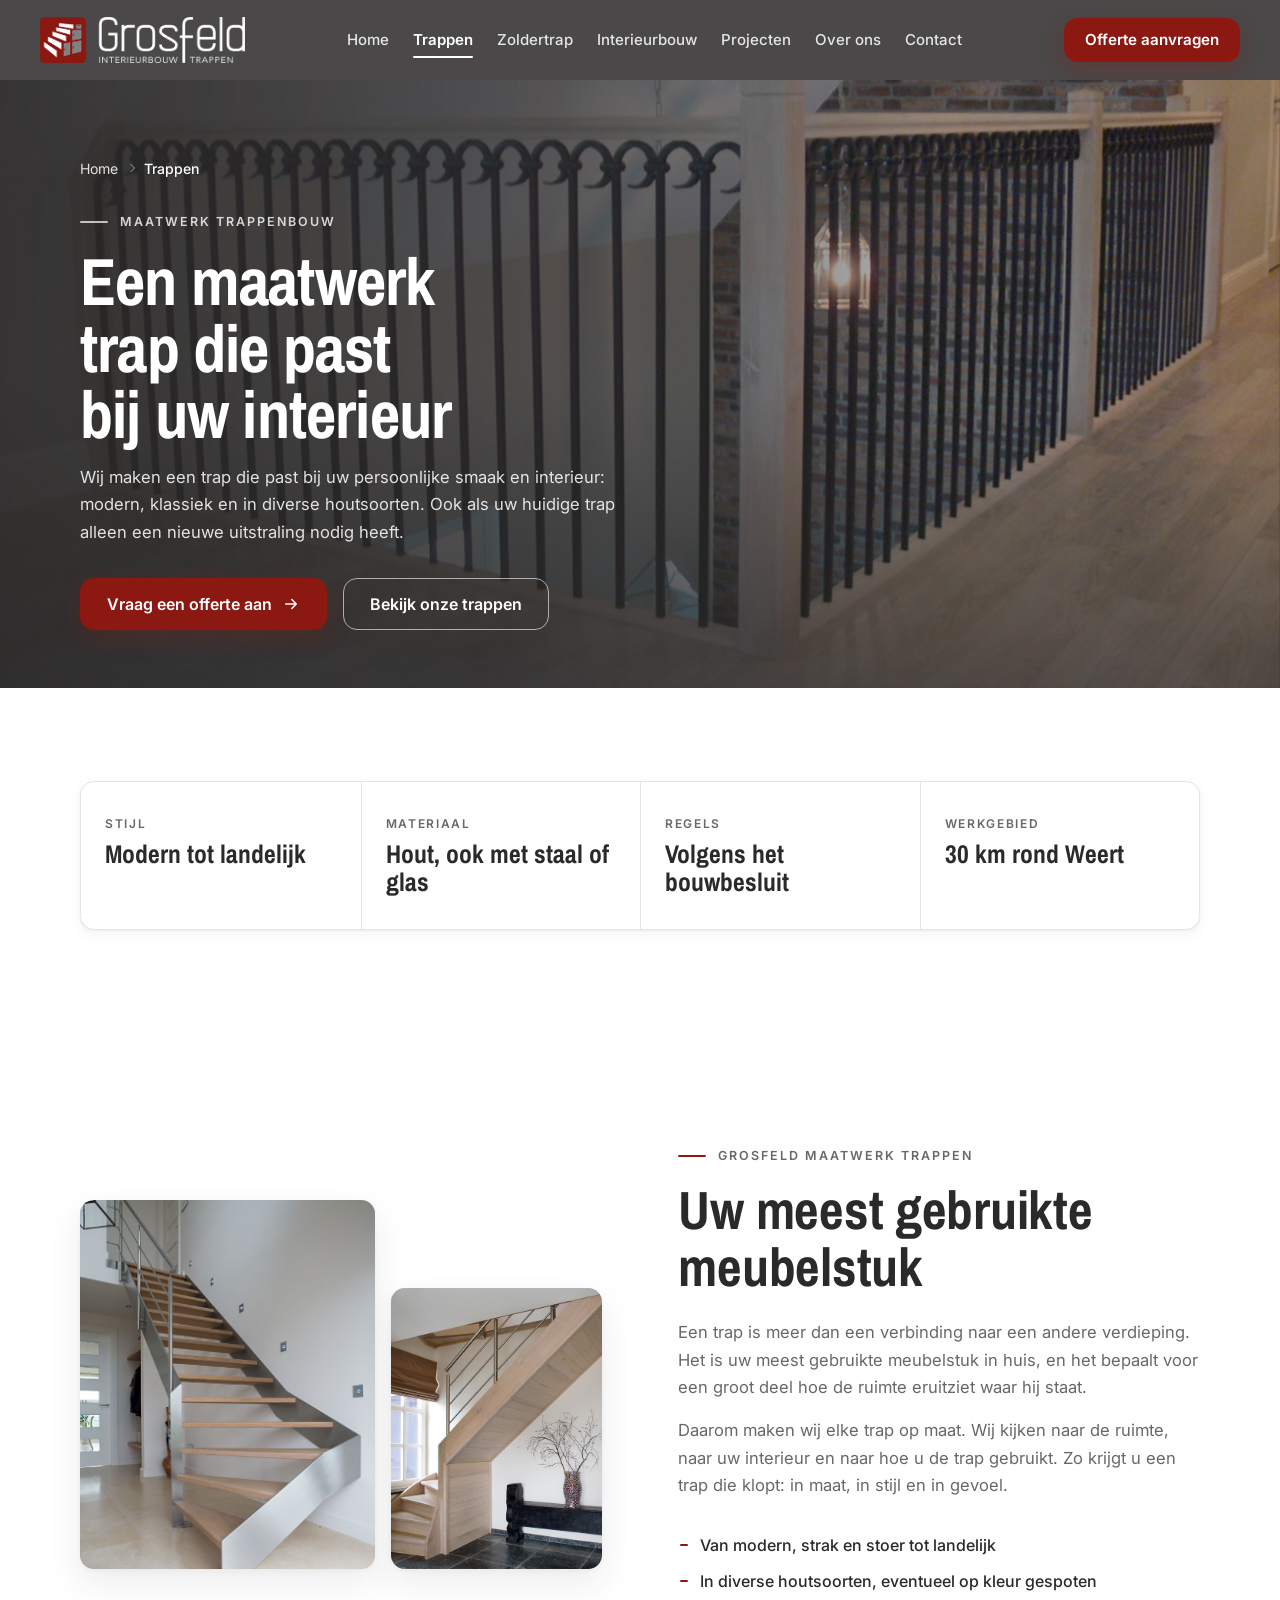
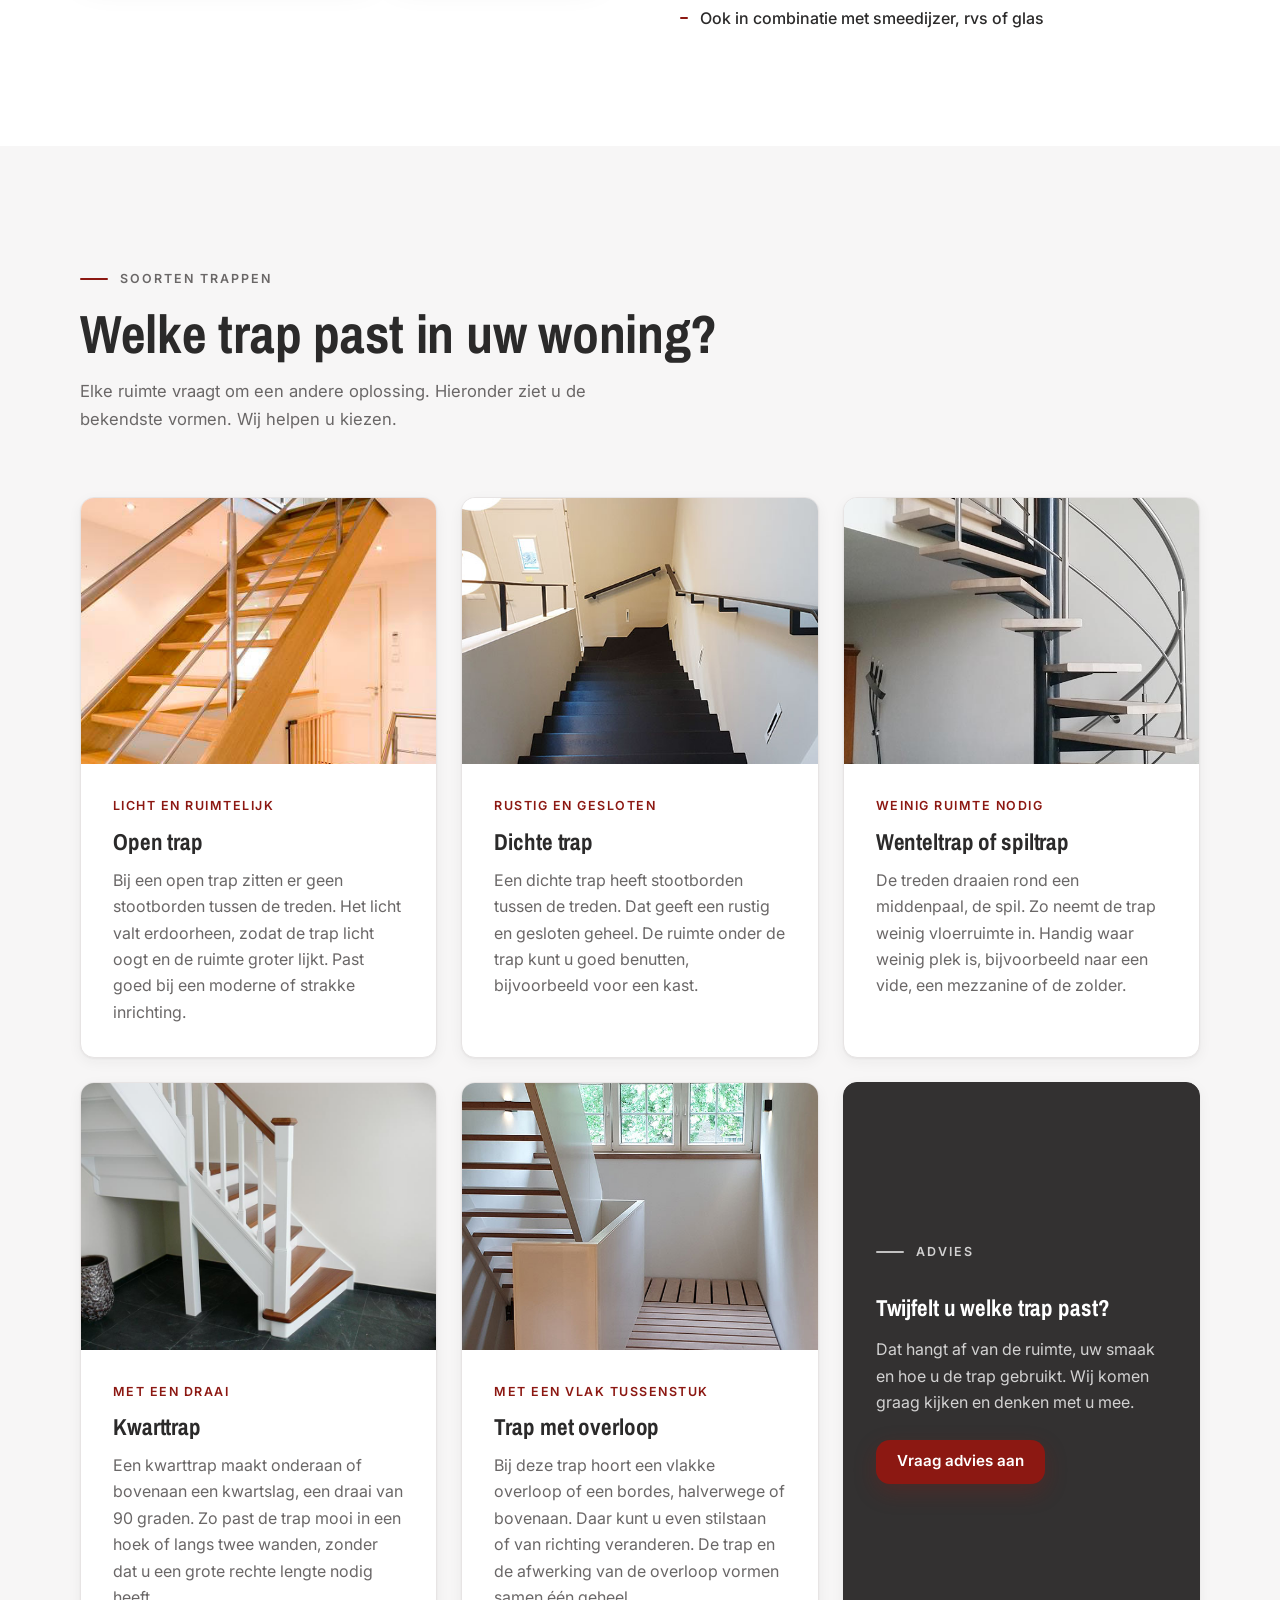
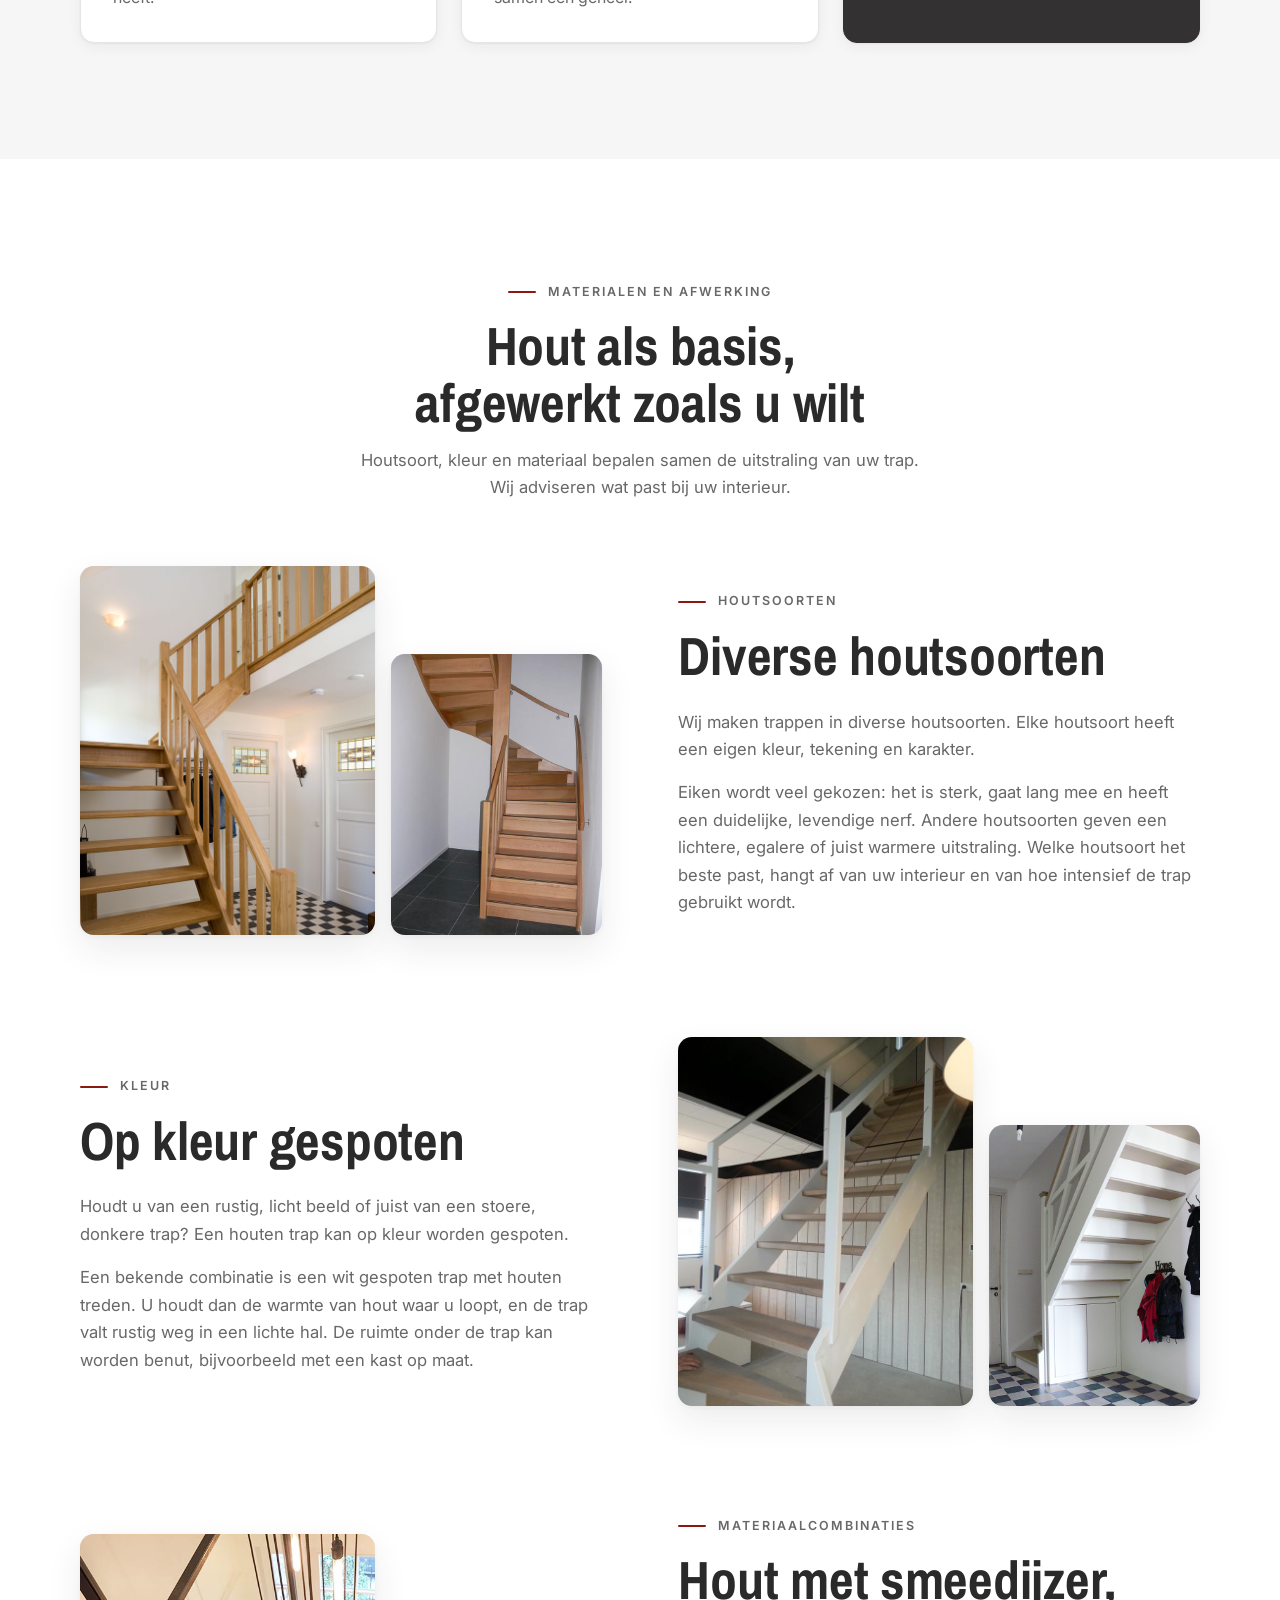
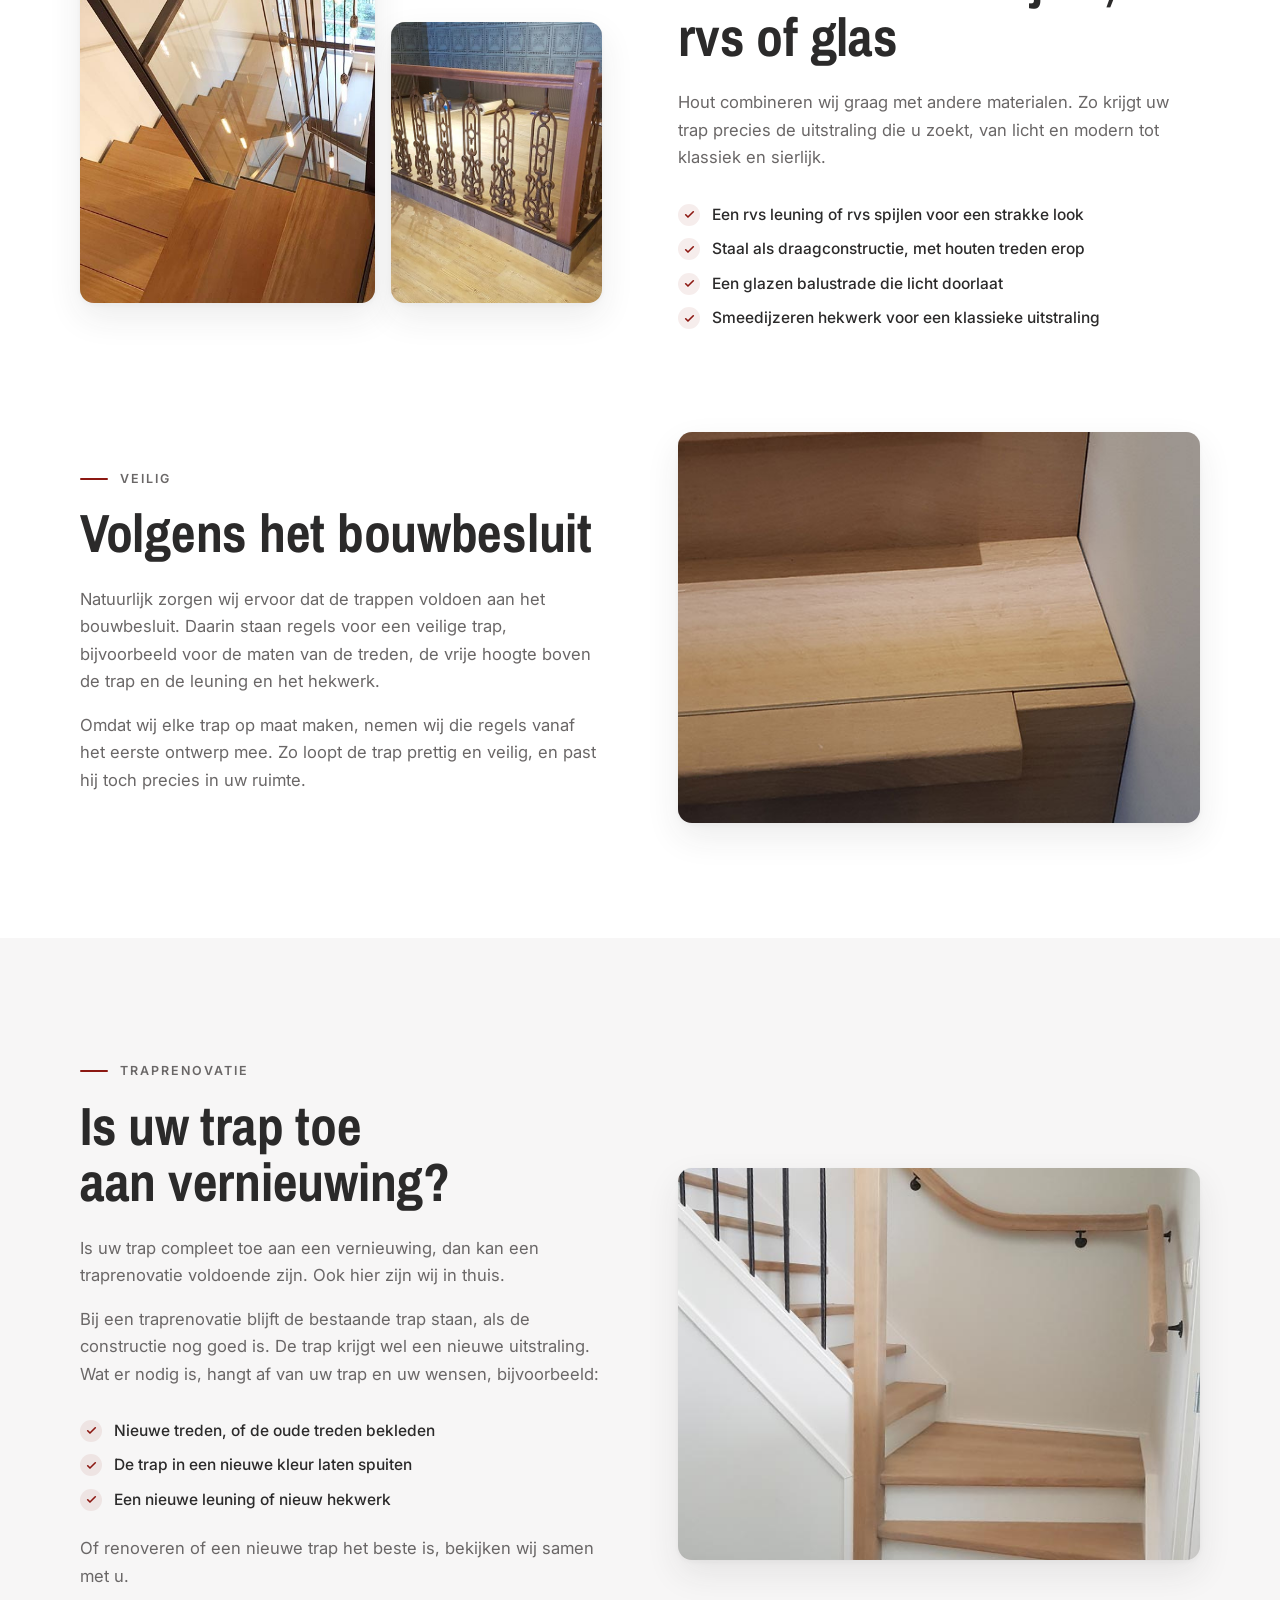
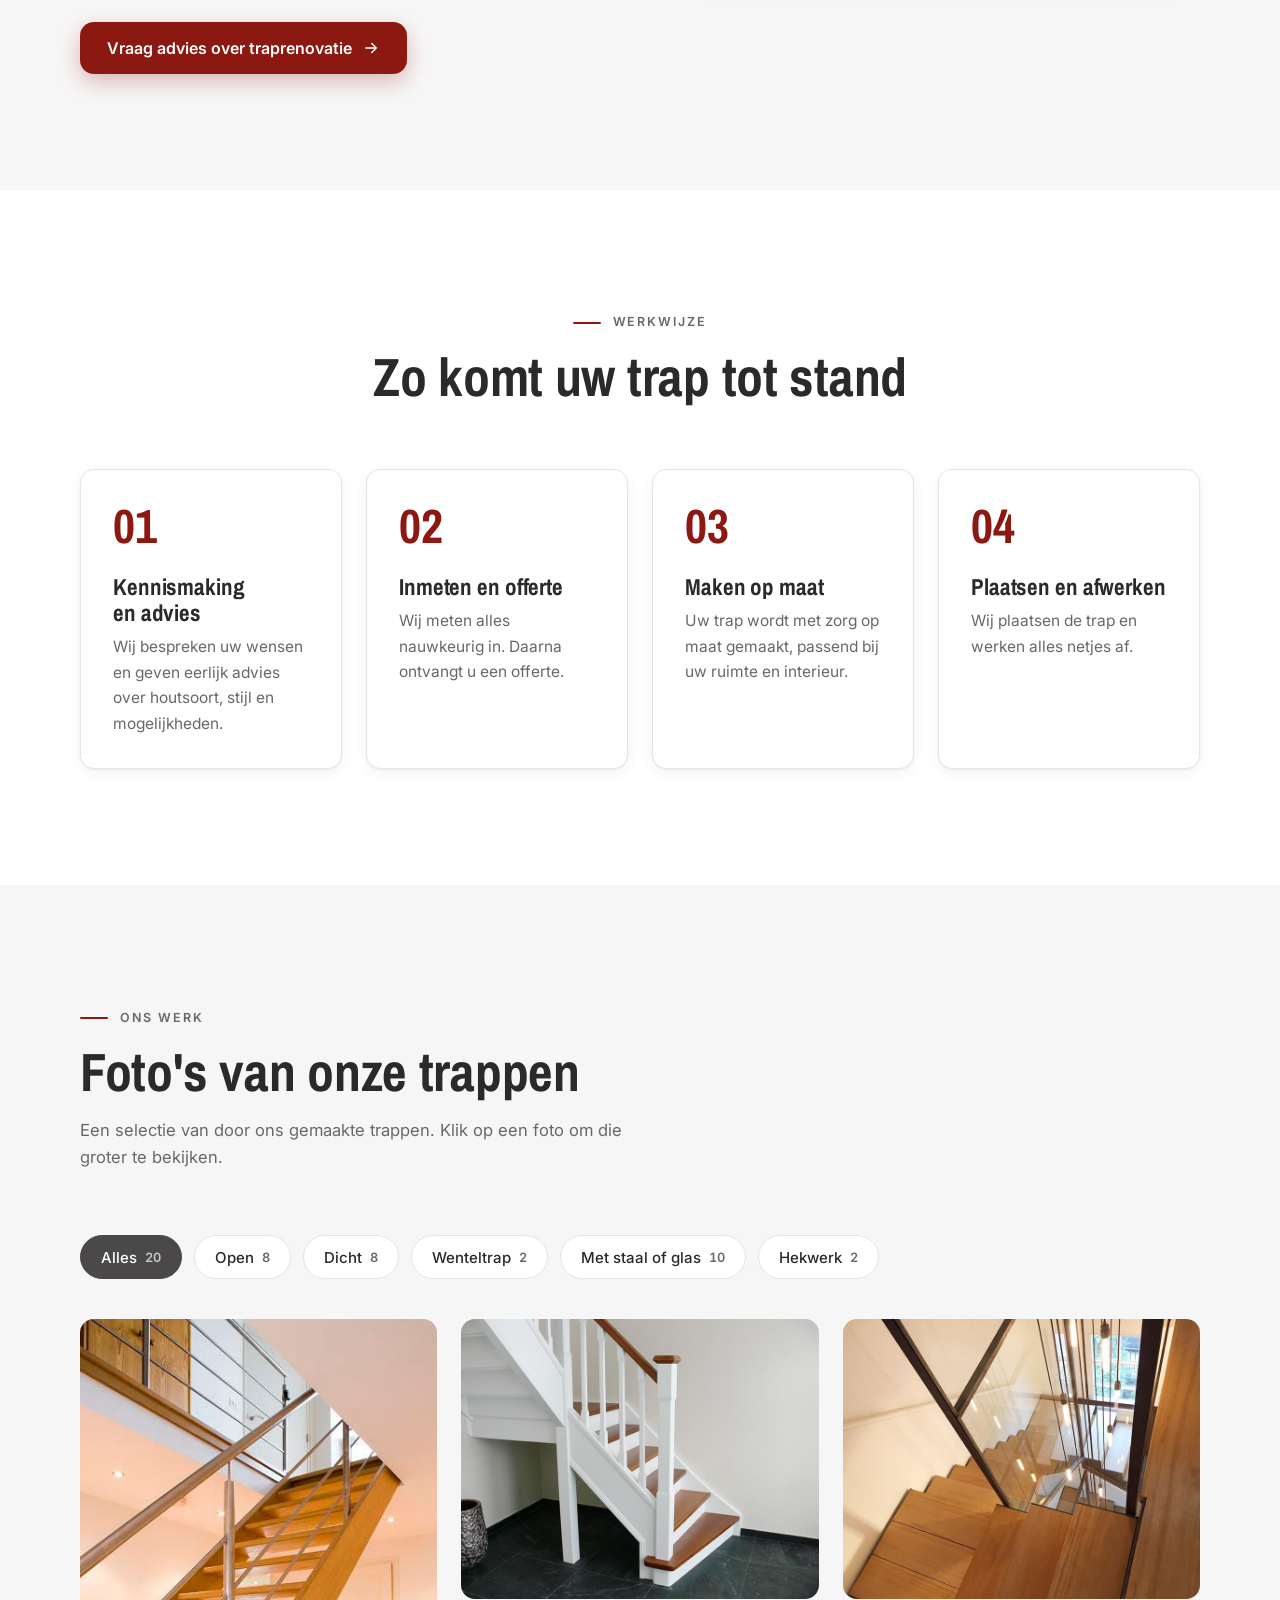
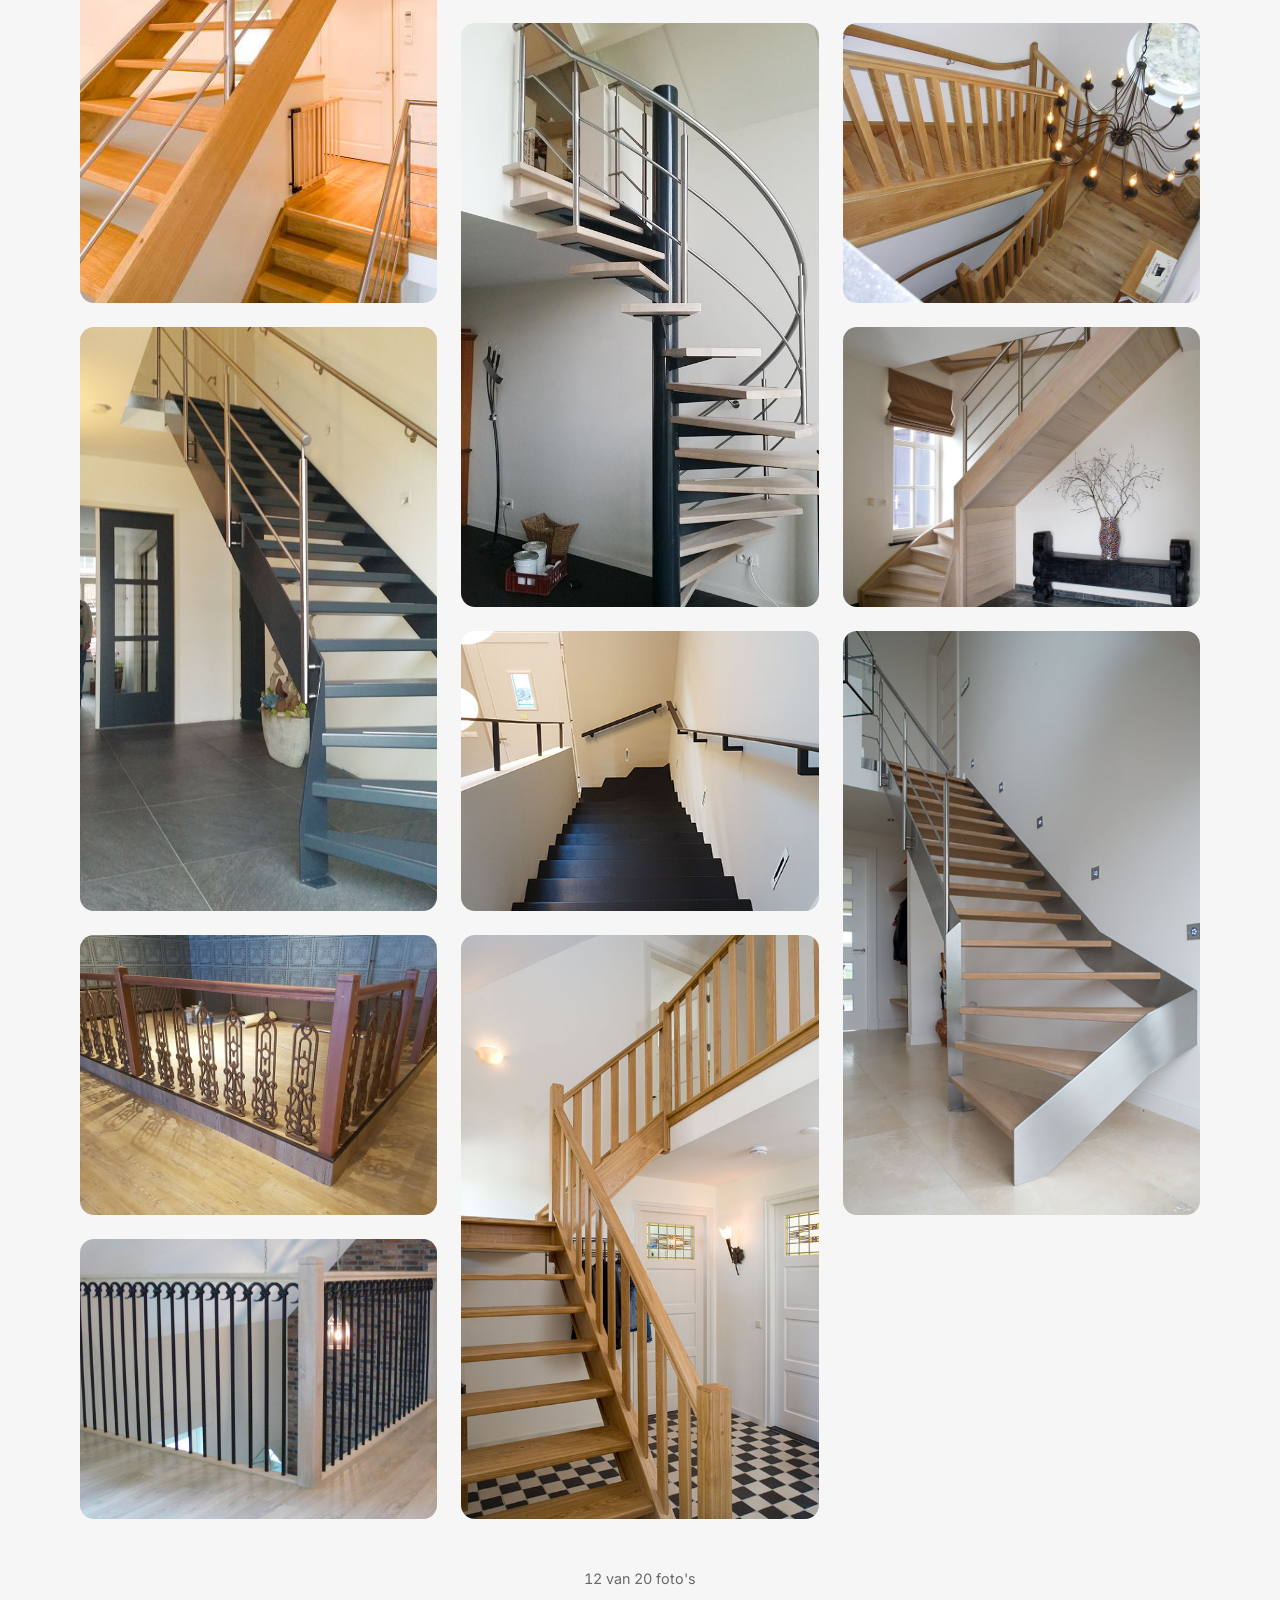
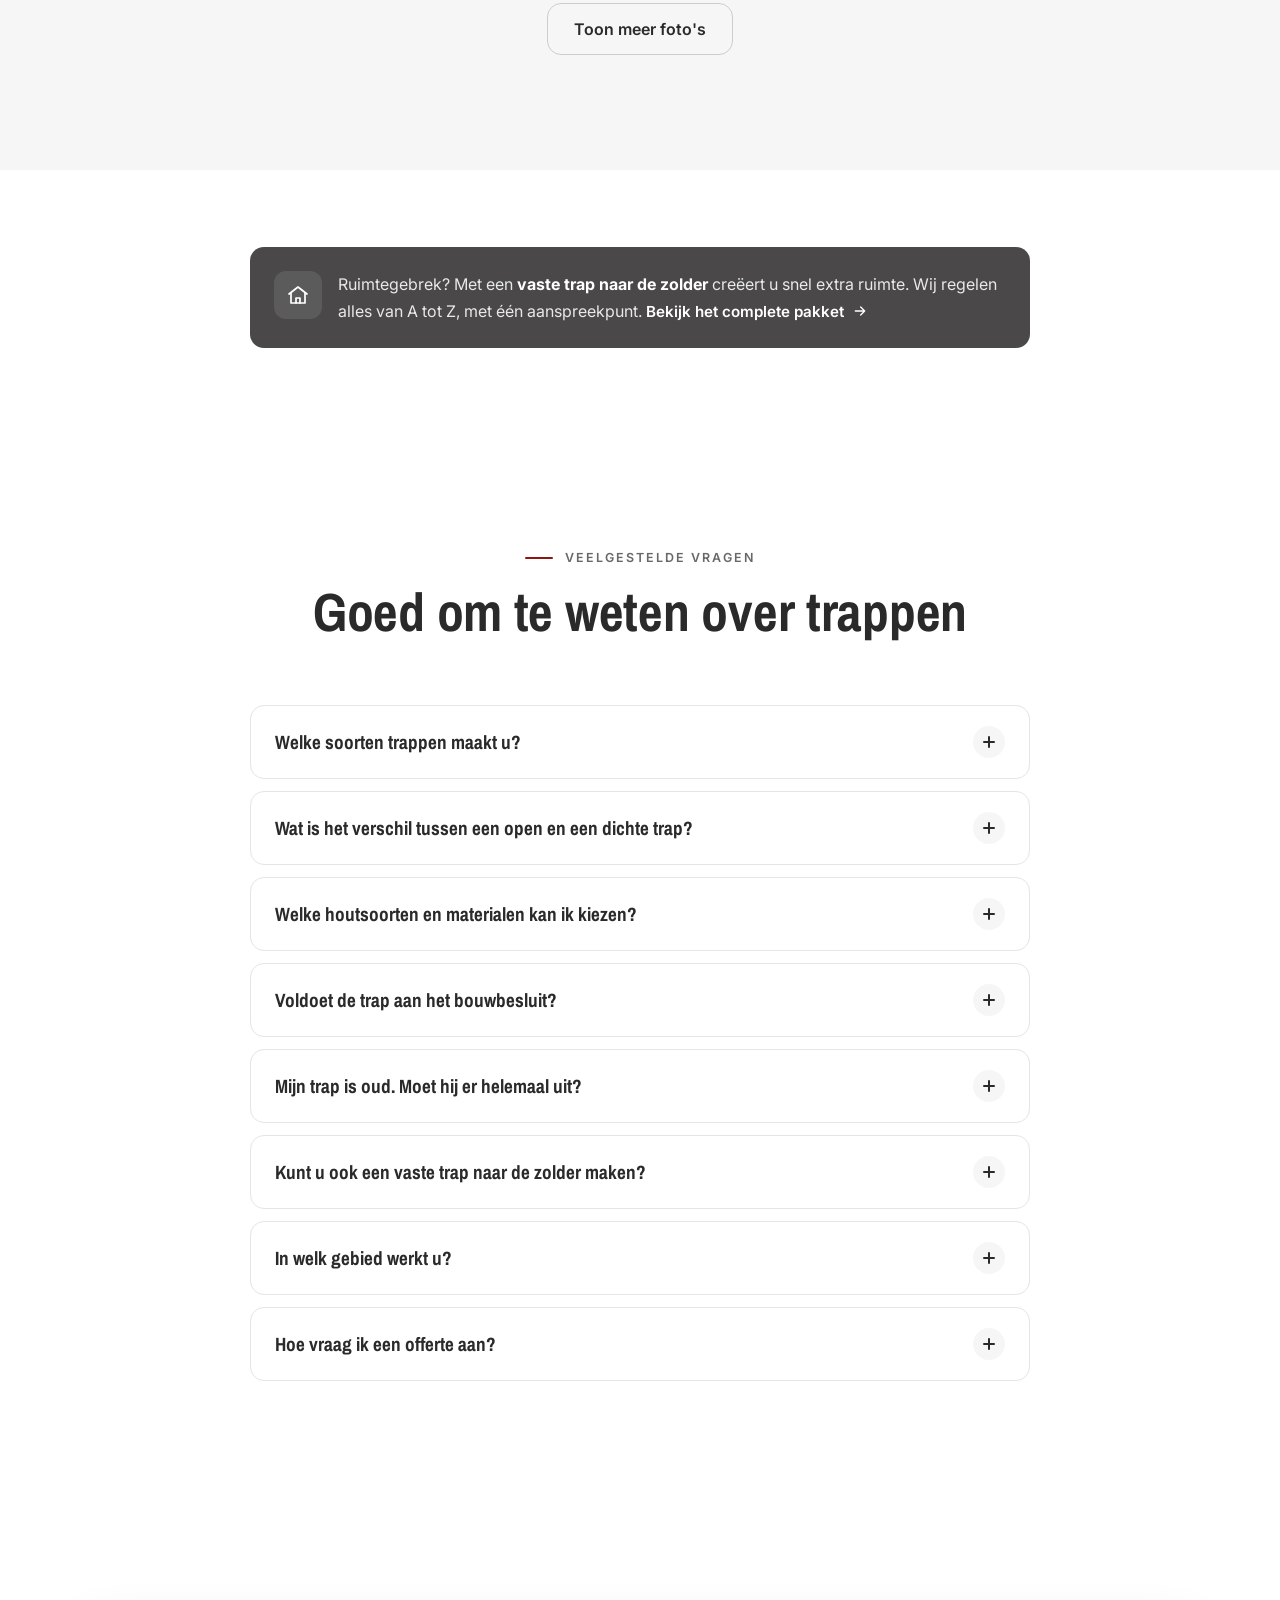
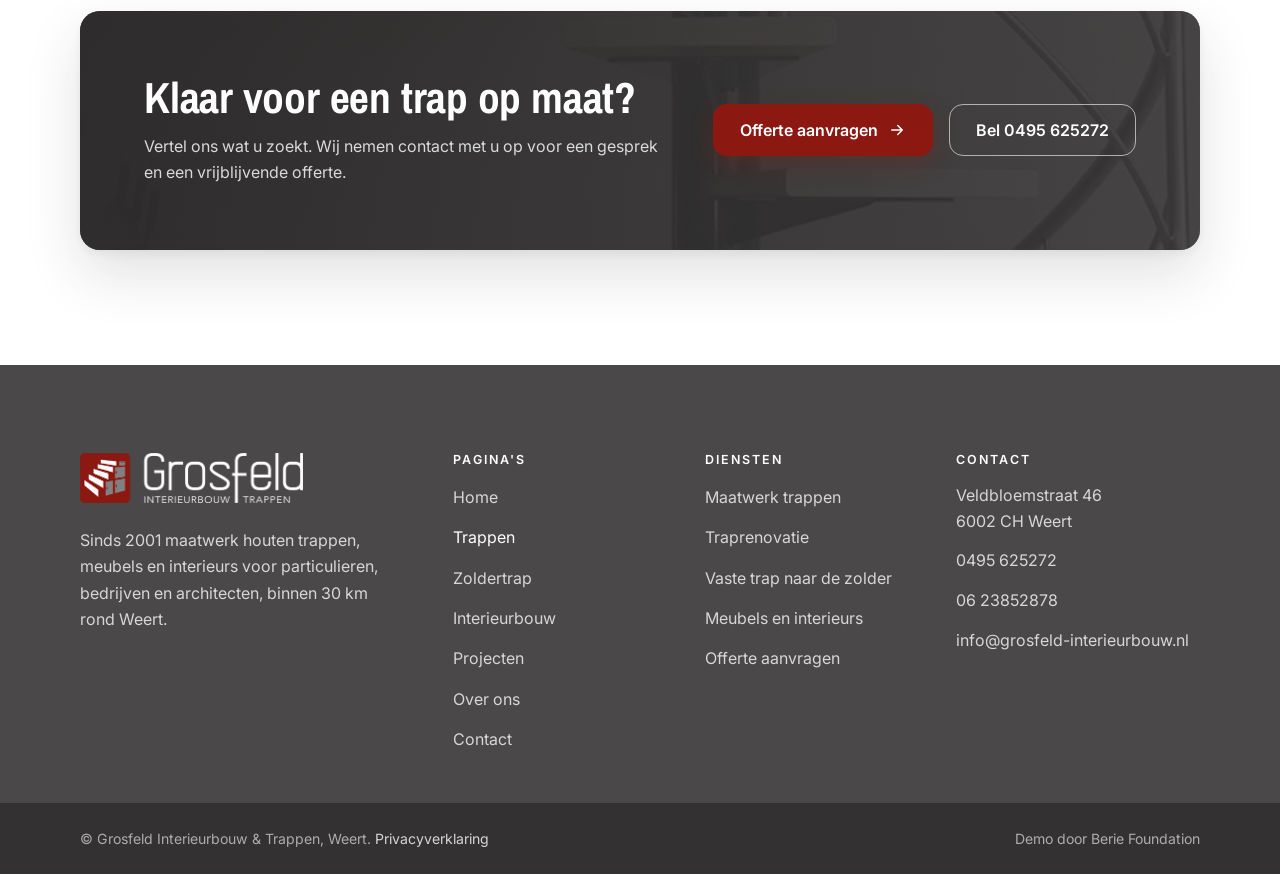
<file: trappen.html>
<!doctype html>
<html lang="nl">
<head>
<meta charset="utf-8">
<meta name="viewport" content="width=device-width, initial-scale=1">
<title>Maatwerk trappen en traprenovatie | Grosfeld Interieurbouw &amp; Trappen Weert (demo)</title>
<meta name="description" content="Houten trappen op maat uit Weert: open, dicht, wenteltrap of kwarttrap, in diverse houtsoorten en ook met smeedijzer, rvs of glas. Ook voor traprenovatie.">
<meta name="theme-color" content="#4a4848">
<meta name="robots" content="noindex">
<link rel="icon" href="img/icoon.png">
<link rel="preconnect" href="https://fonts.googleapis.com">
<link rel="preconnect" href="https://fonts.gstatic.com" crossorigin>
<link href="https://fonts.googleapis.com/css2?family=Archivo+Narrow:wght@400;700&family=Inter:wght@400;500;600&display=swap" rel="stylesheet">
<link rel="stylesheet" href="css/style.css">
<!-- Vangnet: zonder werkend script blijft alle inhoud zichtbaar -->
<script>document.documentElement.classList.add('js');setTimeout(function(){if(!window.__revealOK)document.documentElement.classList.remove('js');},2500);</script>
</head>
<body>
<a class="skip" href="#main">Naar de inhoud</a>

<!-- ===== Header (zwevende navbar, blijft altijd staan) ===== -->
<header class="site-header" id="top">
  <div class="site-header__bar">
    <a class="logo" href="index.html" aria-label="Grosfeld Interieurbouw &amp; Trappen, naar de homepagina">
      <img src="img/interieurbouw-grosfeld-weert.png" alt="Grosfeld Interieurbouw &amp; Trappen" width="450" height="101">
    </a>
    <nav class="nav" aria-label="Hoofdmenu">
      <a href="index.html">Home</a>
      <a href="trappen.html" aria-current="page">Trappen</a>
      <a href="zoldertrap.html">Zoldertrap</a>
      <a href="interieurbouw.html">Interieurbouw</a>
      <a href="projecten.html">Projecten</a>
      <a href="over-ons.html">Over ons</a>
      <a href="contact.html">Contact</a>
    </nav>
    <div class="site-header__actions">
      <a class="phone" href="tel:+31495625272"><svg viewBox="0 0 24 24" fill="none" stroke="currentColor" stroke-width="2" stroke-linecap="round" stroke-linejoin="round" aria-hidden="true"><path d="M22 16.9v3a2 2 0 0 1-2.2 2 19.8 19.8 0 0 1-8.6-3.1 19.5 19.5 0 0 1-6-6A19.8 19.8 0 0 1 2.1 4.2 2 2 0 0 1 4.1 2h3a2 2 0 0 1 2 1.7c.1 1 .4 1.9.7 2.8a2 2 0 0 1-.5 2.1L8 9.9a16 16 0 0 0 6 6l1.3-1.3a2 2 0 0 1 2.1-.4c.9.3 1.8.6 2.8.7a2 2 0 0 1 1.7 2z"/></svg>0495 625272</a>
      <a class="btn btn--red btn--sm" href="contact.html#offerte">Offerte aanvragen</a>
      <button class="burger" type="button" aria-label="Menu openen" aria-expanded="false" aria-controls="drawer"><span></span><span></span><span></span></button>
    </div>
  </div>
</header>

<div class="overlay" aria-hidden="true"></div>
<aside class="drawer" id="drawer" aria-label="Mobiel menu" aria-hidden="true" inert>
  <button class="drawer__close" type="button" aria-label="Menu sluiten">&times;</button>
  <nav aria-label="Mobiel hoofdmenu">
    <a href="index.html">Home</a>
    <a href="trappen.html" aria-current="page">Trappen</a>
    <a href="zoldertrap.html">Zoldertrap</a>
    <a href="interieurbouw.html">Interieurbouw</a>
    <a href="projecten.html">Projecten</a>
    <a href="over-ons.html">Over ons</a>
    <a href="contact.html">Contact</a>
  </nav>
  <div class="drawer__buttons">
    <a class="btn btn--red" href="contact.html#offerte">Offerte aanvragen</a>
    <a class="btn btn--light" href="tel:+31495625272">Bel 0495 625272</a>
  </div>
</aside>

<div class="mobilebar" role="region" aria-label="Snel contact">
  <a class="btn btn--light" href="tel:+31495625272">Bellen</a>
  <a class="btn btn--red" href="contact.html#offerte">Offerte aanvragen</a>
</div>

<main id="main">

<!-- INHOUD -->
<style>
  /* Alleen voor trappen.html: kaart met vraag naast de soorten trappen */
  .type-ask { display: flex; flex-direction: column; justify-content: center; gap: var(--s4); padding: var(--s7) var(--s6); background: var(--charcoal-dark); border-color: var(--charcoal-dark); color: #fff; }
  .type-ask:hover { border-color: var(--charcoal-dark); }
  .type-ask p { color: rgba(255, 255, 255, .78); }
  .type-ask .h3 { color: #fff; }
  .type-ask .btn-row { margin-top: var(--s2); }
  .split__text .checks + p { margin-top: var(--s5); }
</style>

<!-- ===== Hero ===== -->
<section class="page-hero" aria-labelledby="pagina-titel">
  <img class="page-hero__img" src="img/traphek.jpg" alt="" width="1450" height="800" fetchpriority="high">
  <div class="wrap">
    <nav aria-label="Kruimelpad">
      <ol class="crumbs reveal">
        <li><a href="index.html">Home</a></li>
        <li><span aria-current="page">Trappen</span></li>
      </ol>
    </nav>
    <p class="eyebrow eyebrow--light reveal" style="--d:.04s">Maatwerk trappenbouw</p>
    <h1 class="h1 reveal" id="pagina-titel" style="--d:.08s">Een maatwerk trap die past bij uw interieur</h1>
    <p class="page-hero__lead reveal" style="--d:.16s">Wij maken een trap die past bij uw persoonlijke smaak en interieur: modern, klassiek en in diverse houtsoorten. Ook als uw huidige trap alleen een nieuwe uitstraling nodig heeft.</p>
    <div class="btn-row reveal" style="--d:.24s">
      <a class="btn btn--red" href="contact.html?soort=trap#offerte">Vraag een offerte aan <svg viewBox="0 0 24 24" fill="none" stroke="currentColor" stroke-width="2" stroke-linecap="round" stroke-linejoin="round" aria-hidden="true"><path d="M5 12h14M13 6l6 6-6 6"/></svg></a>
      <a class="btn btn--light" href="#galerij">Bekijk onze trappen</a>
    </div>
  </div>
</section>

<!-- ===== Feiten ===== -->
<section class="section section--tight" aria-label="Kort overzicht">
  <div class="wrap">
    <dl class="facts reveal">
      <div class="fact"><dt class="fact__k">Stijl</dt><dd class="fact__v">Modern tot landelijk</dd></div>
      <div class="fact"><dt class="fact__k">Materiaal</dt><dd class="fact__v">Hout, ook met staal of glas</dd></div>
      <div class="fact"><dt class="fact__k">Regels</dt><dd class="fact__v">Volgens het bouwbesluit</dd></div>
      <div class="fact"><dt class="fact__k">Werkgebied</dt><dd class="fact__v">30 km rond Weert</dd></div>
    </dl>
  </div>
</section>

<!-- ===== Intro ===== -->
<section class="section" aria-labelledby="intro-titel">
  <div class="wrap">
    <div class="split">
      <div class="split__media reveal">
        <div class="split__duo">
          <div class="media"><button type="button" class="zoom" data-zoom="intro" data-caption="Open trap met eiken treden op een rvs wang"><img src="img/Grosfeld-rvs-eiken-trap.jpg" alt="Open trap met eiken treden op een strakke rvs wang, in een lichte hal" loading="lazy" width="600" height="901"></button></div>
          <div class="media"><button type="button" class="zoom" data-zoom="intro" data-caption="Lichte eiken trap met rvs spijlen"><img src="img/Trappen-Interieurbouw-281.jpg" alt="Lichte eiken trap met rvs spijlen en een dichte houten onderkant, in een hal met tegelvloer" loading="lazy" width="800" height="733"></button></div>
        </div>
      </div>
      <div class="split__text reveal" style="--d:.08s">
        <p class="eyebrow">Grosfeld maatwerk trappen</p>
        <h2 class="h2" id="intro-titel">Uw meest gebruikte meubelstuk</h2>
        <p>Een trap is meer dan een verbinding naar een andere verdieping. Het is uw meest gebruikte meubelstuk in huis, en het bepaalt voor een groot deel hoe de ruimte eruitziet waar hij staat.</p>
        <p>Daarom maken wij elke trap op maat. Wij kijken naar de ruimte, naar uw interieur en naar hoe u de trap gebruikt. Zo krijgt u een trap die klopt: in maat, in stijl en in gevoel.</p>
        <ul class="bullets">
          <li>Van modern, strak en stoer tot landelijk</li>
          <li>In diverse houtsoorten, eventueel op kleur gespoten</li>
          <li>Ook in combinatie met smeedijzer, rvs of glas</li>
        </ul>
      </div>
    </div>
  </div>
</section>

<!-- ===== Soorten trappen ===== -->
<section class="section section--soft" aria-labelledby="soorten-titel">
  <div class="wrap">
    <header class="head reveal">
      <p class="eyebrow">Soorten trappen</p>
      <h2 class="h2" id="soorten-titel">Welke trap past in uw woning?</h2>
      <p class="lead">Elke ruimte vraagt om een andere oplossing. Hieronder ziet u de bekendste vormen. Wij helpen u kiezen.</p>
    </header>
    <div class="services">
      <article class="card service reveal">
        <div class="media"><button type="button" class="zoom" data-zoom="soorten" data-caption="Open trap"><img src="img/Trappen-Custers-009.jpg" alt="Open eiken trap met rvs leuning en stalen spijlen in een lichte hal" loading="lazy" width="416" height="624"></button></div>
        <div class="service__body">
          <span class="service__tag">Licht en ruimtelijk</span>
          <h3 class="h3">Open trap</h3>
          <p>Bij een open trap zitten er geen stootborden tussen de treden. Het licht valt erdoorheen, zodat de trap licht oogt en de ruimte groter lijkt. Past goed bij een moderne of strakke inrichting.</p>
        </div>
      </article>
      <article class="card service reveal" style="--d:.06s">
        <div class="media"><button type="button" class="zoom" data-zoom="soorten" data-caption="Dichte trap"><img src="img/moderne-trappen.jpg" alt="Zwarte dichte trap met een wandleuning in een lichte hal" loading="lazy" width="800" height="389"></button></div>
        <div class="service__body">
          <span class="service__tag">Rustig en gesloten</span>
          <h3 class="h3">Dichte trap</h3>
          <p>Een dichte trap heeft stootborden tussen de treden. Dat geeft een rustig en gesloten geheel. De ruimte onder de trap kunt u goed benutten, bijvoorbeeld voor een kast.</p>
        </div>
      </article>
      <article class="card service reveal" style="--d:.12s">
        <div class="media"><button type="button" class="zoom" data-zoom="soorten" data-caption="Wenteltrap of spiltrap"><img src="img/wenteltrap-hout-RVS.jpg" alt="Wenteltrap met lichte houten treden rond een zwarte spil en een rvs leuning" loading="lazy" width="600" height="1067"></button></div>
        <div class="service__body">
          <span class="service__tag">Weinig ruimte nodig</span>
          <h3 class="h3">Wenteltrap of spiltrap</h3>
          <p>De treden draaien rond een middenpaal, de spil. Zo neemt de trap weinig vloerruimte in. Handig waar weinig plek is, bijvoorbeeld naar een vide, een mezzanine of de zolder.</p>
        </div>
      </article>
      <article class="card service reveal">
        <div class="media"><button type="button" class="zoom" data-zoom="soorten" data-caption="Kwarttrap"><img src="img/Grosfeld-Interieurbouw-Petit-vaste-trap.jpg" alt="Witte kwarttrap met eiken treden, witte spijlen en een eiken leuning in een hal" loading="lazy" width="800" height="600"></button></div>
        <div class="service__body">
          <span class="service__tag">Met een draai</span>
          <h3 class="h3">Kwarttrap</h3>
          <p>Een kwarttrap maakt onderaan of bovenaan een kwartslag, een draai van 90 graden. Zo past de trap mooi in een hoek of langs twee wanden, zonder dat u een grote rechte lengte nodig heeft.</p>
        </div>
      </article>
      <article class="card service reveal" style="--d:.06s">
        <div class="media"><button type="button" class="zoom" data-zoom="soorten" data-caption="Trap met overloop"><img src="img/houten-trap-met-overloop.jpg" alt="Open houten trap die uitkomt op een overloop met een houten vlonder bij het raam" loading="lazy" width="600" height="1234"></button></div>
        <div class="service__body">
          <span class="service__tag">Met een vlak tussenstuk</span>
          <h3 class="h3">Trap met overloop</h3>
          <p>Bij deze trap hoort een vlakke overloop of een bordes, halverwege of bovenaan. Daar kunt u even stilstaan of van richting veranderen. De trap en de afwerking van de overloop vormen samen één geheel.</p>
        </div>
      </article>
      <div class="card type-ask reveal" style="--d:.12s">
        <p class="eyebrow eyebrow--light">Advies</p>
        <h3 class="h3">Twijfelt u welke trap past?</h3>
        <p>Dat hangt af van de ruimte, uw smaak en hoe u de trap gebruikt. Wij komen graag kijken en denken met u mee.</p>
        <div class="btn-row">
          <a class="btn btn--red btn--sm" href="contact.html?soort=trap#offerte">Vraag advies aan</a>
        </div>
      </div>
    </div>
  </div>
</section>

<!-- ===== Materialen en afwerking ===== -->
<section class="section" aria-labelledby="materiaal-titel">
  <div class="wrap">
    <header class="head head--center reveal">
      <p class="eyebrow">Materialen en afwerking</p>
      <h2 class="h2" id="materiaal-titel">Hout als basis, afgewerkt zoals u wilt</h2>
      <p class="lead">Houtsoort, kleur en materiaal bepalen samen de uitstraling van uw trap. Wij adviseren wat past bij uw interieur.</p>
    </header>
    <div class="rows">
      <div class="split">
        <div class="split__media reveal">
          <div class="split__duo">
            <div class="media"><button type="button" class="zoom" data-zoom="materiaal" data-caption="Open eiken trap met eiken balustrade"><img src="img/open-eiken-trappen.jpg" alt="Open eiken trap met een eiken balustrade boven een zwart-witte tegelvloer" loading="lazy" width="600" height="900"></button></div>
            <div class="media"><button type="button" class="zoom" data-zoom="materiaal" data-caption="Houten trap met gebogen leuning"><img src="img/Grosfeld-trappenbouw-weert-limburg.jpg" alt="Houten trap met een gebogen leuning boven een donkere tegelvloer" loading="lazy" width="612" height="816"></button></div>
          </div>
        </div>
        <div class="split__text reveal" style="--d:.08s">
          <p class="eyebrow">Houtsoorten</p>
          <h2 class="h2">Diverse houtsoorten</h2>
          <p>Wij maken trappen in diverse houtsoorten. Elke houtsoort heeft een eigen kleur, tekening en karakter.</p>
          <p>Eiken wordt veel gekozen: het is sterk, gaat lang mee en heeft een duidelijke, levendige nerf. Andere houtsoorten geven een lichtere, egalere of juist warmere uitstraling. Welke houtsoort het beste past, hangt af van uw interieur en van hoe intensief de trap gebruikt wordt.</p>
        </div>
      </div>
      <div class="split">
        <div class="split__media reveal">
          <div class="split__duo">
            <div class="media"><button type="button" class="zoom" data-zoom="materiaal" data-caption="Witte open trap met houten treden"><img src="img/vaste-open-trap.jpg" alt="Witte open trap met houten treden en een kabelleuning" loading="lazy" width="600" height="800"></button></div>
            <div class="media"><button type="button" class="zoom" data-zoom="materiaal" data-caption="Witte trap met kastruimte eronder"><img src="img/Grosfeld-trap-maatwerk-wit.jpg" alt="Witte trap met spijlenwerk en een inbouwkast onder de trap" loading="lazy" width="600" height="800"></button></div>
          </div>
        </div>
        <div class="split__text reveal" style="--d:.08s">
          <p class="eyebrow">Kleur</p>
          <h2 class="h2">Op kleur gespoten</h2>
          <p>Houdt u van een rustig, licht beeld of juist van een stoere, donkere trap? Een houten trap kan op kleur worden gespoten.</p>
          <p>Een bekende combinatie is een wit gespoten trap met houten treden. U houdt dan de warmte van hout waar u loopt, en de trap valt rustig weg in een lichte hal. De ruimte onder de trap kan worden benut, bijvoorbeeld met een kast op maat.</p>
        </div>
      </div>
      <div class="split">
        <div class="split__media reveal">
          <div class="split__duo">
            <div class="media"><button type="button" class="zoom" data-zoom="materiaal" data-caption="Eiken trap met glazen balustrade"><img src="img/eiken-trap-maatwerk.jpg" alt="Eiken trap met een glazen balustrade, donkere stalen rand en hanglampen" loading="lazy" width="800" height="600"></button></div>
            <div class="media"><button type="button" class="zoom" data-zoom="materiaal" data-caption="Leuning met sierlijke ijzeren spijlen"><img src="img/traphek-ijzer.jpg" alt="Houten leuning met sierlijke ijzeren spijlen langs een overloop" loading="lazy" width="800" height="600"></button></div>
          </div>
        </div>
        <div class="split__text reveal" style="--d:.08s">
          <p class="eyebrow">Materiaalcombinaties</p>
          <h2 class="h2">Hout met smeedijzer, rvs of glas</h2>
          <p>Hout combineren wij graag met andere materialen. Zo krijgt uw trap precies de uitstraling die u zoekt, van licht en modern tot klassiek en sierlijk.</p>
          <ul class="checks checks--1">
            <li><span class="check"><svg viewBox="0 0 24 24"><path d="M5 12.5l4.2 4.2L19 7"/></svg></span>Een rvs leuning of rvs spijlen voor een strakke look</li>
            <li><span class="check"><svg viewBox="0 0 24 24"><path d="M5 12.5l4.2 4.2L19 7"/></svg></span>Staal als draagconstructie, met houten treden erop</li>
            <li><span class="check"><svg viewBox="0 0 24 24"><path d="M5 12.5l4.2 4.2L19 7"/></svg></span>Een glazen balustrade die licht doorlaat</li>
            <li><span class="check"><svg viewBox="0 0 24 24"><path d="M5 12.5l4.2 4.2L19 7"/></svg></span>Smeedijzeren hekwerk voor een klassieke uitstraling</li>
          </ul>
        </div>
      </div>
      <div class="split">
        <div class="split__media reveal">
          <div class="media"><button type="button" class="zoom" data-zoom="materiaal" data-caption="Detail van houten traptreden"><img src="img/anti-slip-trap.jpg" alt="Detail van houten traptreden met een stevige neus aan de voorkant" loading="lazy" width="600" height="1234"></button></div>
        </div>
        <div class="split__text reveal" style="--d:.08s">
          <p class="eyebrow">Veilig</p>
          <h2 class="h2">Volgens het bouwbesluit</h2>
          <p>Natuurlijk zorgen wij ervoor dat de trappen voldoen aan het bouwbesluit. Daarin staan regels voor een veilige trap, bijvoorbeeld voor de maten van de treden, de vrije hoogte boven de trap en de leuning en het hekwerk.</p>
          <p>Omdat wij elke trap op maat maken, nemen wij die regels vanaf het eerste ontwerp mee. Zo loopt de trap prettig en veilig, en past hij toch precies in uw ruimte.</p>
        </div>
      </div>
    </div>
  </div>
</section>

<!-- ===== Traprenovatie ===== -->
<section class="section section--soft" id="traprenovatie" aria-labelledby="renovatie-titel">
  <div class="wrap">
    <div class="split split--rev">
      <div class="split__media reveal">
        <div class="media"><button type="button" class="zoom" data-zoom="renovatie" data-caption="Wit gespoten trap met houten treden"><img src="img/moderne-trappen-wit.jpg" alt="Wit gespoten trap met houten treden en zwarte spijlen" loading="lazy" width="600" height="800"></button></div>
      </div>
      <div class="split__text reveal" style="--d:.08s">
        <p class="eyebrow">Traprenovatie</p>
        <h2 class="h2" id="renovatie-titel">Is uw trap toe aan vernieuwing?</h2>
        <p>Is uw trap compleet toe aan een vernieuwing, dan kan een traprenovatie voldoende zijn. Ook hier zijn wij in thuis.</p>
        <p>Bij een traprenovatie blijft de bestaande trap staan, als de constructie nog goed is. De trap krijgt wel een nieuwe uitstraling. Wat er nodig is, hangt af van uw trap en uw wensen, bijvoorbeeld:</p>
        <ul class="checks checks--1">
          <li><span class="check"><svg viewBox="0 0 24 24"><path d="M5 12.5l4.2 4.2L19 7"/></svg></span>Nieuwe treden, of de oude treden bekleden</li>
          <li><span class="check"><svg viewBox="0 0 24 24"><path d="M5 12.5l4.2 4.2L19 7"/></svg></span>De trap in een nieuwe kleur laten spuiten</li>
          <li><span class="check"><svg viewBox="0 0 24 24"><path d="M5 12.5l4.2 4.2L19 7"/></svg></span>Een nieuwe leuning of nieuw hekwerk</li>
        </ul>
        <p>Of renoveren of een nieuwe trap het beste is, bekijken wij samen met u.</p>
        <div class="btn-row">
          <a class="btn btn--red" href="contact.html?soort=traprenovatie#offerte">Vraag advies over traprenovatie <svg viewBox="0 0 24 24" fill="none" stroke="currentColor" stroke-width="2" stroke-linecap="round" stroke-linejoin="round" aria-hidden="true"><path d="M5 12h14M13 6l6 6-6 6"/></svg></a>
        </div>
      </div>
    </div>
  </div>
</section>

<!-- ===== Werkwijze ===== -->
<section class="section" aria-labelledby="werkwijze-titel">
  <div class="wrap">
    <header class="head head--center reveal">
      <p class="eyebrow">Werkwijze</p>
      <h2 class="h2" id="werkwijze-titel">Zo komt uw trap tot stand</h2>
    </header>
    <ol class="steps">
      <li class="card step reveal"><span class="step__nr" aria-hidden="true">01</span><div><h3 class="h3">Kennismaking en advies</h3><p>Wij bespreken uw wensen en geven eerlijk advies over houtsoort, stijl en mogelijkheden.</p></div></li>
      <li class="card step reveal" style="--d:.08s"><span class="step__nr" aria-hidden="true">02</span><div><h3 class="h3">Inmeten en offerte</h3><p>Wij meten alles nauwkeurig in. Daarna ontvangt u een offerte.</p></div></li>
      <li class="card step reveal" style="--d:.16s"><span class="step__nr" aria-hidden="true">03</span><div><h3 class="h3">Maken op maat</h3><p>Uw trap wordt met zorg op maat gemaakt, passend bij uw ruimte en interieur.</p></div></li>
      <li class="card step reveal" style="--d:.24s"><span class="step__nr" aria-hidden="true">04</span><div><h3 class="h3">Plaatsen en afwerken</h3><p>Wij plaatsen de trap en werken alles netjes af.</p></div></li>
    </ol>
  </div>
</section>

<!-- ===== Galerij ===== -->
<section class="section section--soft" id="galerij" aria-labelledby="galerij-titel">
  <div class="wrap">
    <header class="head head--row reveal">
      <div>
        <p class="eyebrow">Ons werk</p>
        <h2 class="h2" id="galerij-titel">Foto's van onze trappen</h2>
        <p class="lead" style="margin-top:16px">Een selectie van door ons gemaakte trappen. Klik op een foto om die groter te bekijken.</p>
      </div>
    </header>
    <div class="filters filters--spaced reveal" role="group" aria-label="Filter trappen" data-for="galerij-trappen" data-counts>
        <button type="button" class="filter is-active" data-filter="alles">Alles</button>
        <button type="button" class="filter" data-filter="open">Open</button>
        <button type="button" class="filter" data-filter="dicht">Dicht</button>
        <button type="button" class="filter" data-filter="wentel">Wenteltrap</button>
        <button type="button" class="filter" data-filter="combi">Met staal of glas</button>
        <button type="button" class="filter" data-filter="hek">Hekwerk</button>
    </div>
    <div class="gallery" id="galerij-trappen" data-limit="12">
      <figure class="shot is-tall reveal" data-cat="open combi"><button type="button" aria-label="Foto vergroten: open eiken trap met rvs"><img src="img/Trappen-Custers-009.jpg" alt="Open eiken trap met rvs leuning en stalen spijlen in een lichte hal" loading="lazy" width="416" height="624"></button><figcaption>Open eiken trap met rvs</figcaption></figure>
      <figure class="shot reveal" data-cat="dicht"><button type="button" aria-label="Foto vergroten: witte kwarttrap met eiken treden"><img src="img/Grosfeld-Interieurbouw-Petit-vaste-trap.jpg" alt="Witte kwarttrap met eiken treden, witte spijlen en een eiken leuning" loading="lazy" width="800" height="600"></button><figcaption>Witte kwarttrap met eiken treden</figcaption></figure>
      <figure class="shot reveal" data-cat="dicht combi"><button type="button" aria-label="Foto vergroten: eiken trap met glas"><img src="img/eiken-trap-maatwerk.jpg" alt="Eiken trap met een glazen balustrade, donkere stalen rand en hanglampen" loading="lazy" width="800" height="600"></button><figcaption>Eiken trap met glas</figcaption></figure>
      <figure class="shot is-tall reveal" data-cat="wentel combi"><button type="button" aria-label="Foto vergroten: wenteltrap met hout en rvs"><img src="img/wenteltrap-hout-RVS.jpg" alt="Wenteltrap met lichte houten treden rond een zwarte spil en een rvs leuning" loading="lazy" width="600" height="1067"></button><figcaption>Wenteltrap met hout en rvs</figcaption></figure>
      <figure class="shot reveal" data-cat="dicht"><button type="button" aria-label="Foto vergroten: eiken trap met spijlen"><img src="img/Grosfeld-Interieurbouw-trappen.jpg" alt="Eiken trap met houten spijlen en leuning, van bovenaf gezien in een hal met kroonluchter" loading="lazy" width="800" height="600"></button><figcaption>Eiken trap met spijlen</figcaption></figure>
      <figure class="shot is-tall reveal" data-cat="open combi"><button type="button" aria-label="Foto vergroten: open stalen trap"><img src="img/open-trap-staal.jpg" alt="Open trap met een donkergrijze stalen constructie en een rvs leuning" loading="lazy" width="600" height="1067"></button><figcaption>Open stalen trap</figcaption></figure>
      <figure class="shot reveal" data-cat="dicht combi"><button type="button" aria-label="Foto vergroten: lichte eiken trap met rvs"><img src="img/Trappen-Interieurbouw-281.jpg" alt="Lichte eiken trap met rvs spijlen en een dichte houten onderkant" loading="lazy" width="800" height="733"></button><figcaption>Lichte eiken trap met rvs</figcaption></figure>
      <figure class="shot reveal" data-cat="dicht"><button type="button" aria-label="Foto vergroten: zwarte dichte trap"><img src="img/moderne-trappen.jpg" alt="Zwarte dichte trap met een wandleuning in een lichte hal" loading="lazy" width="800" height="389"></button><figcaption>Zwarte dichte trap</figcaption></figure>
      <figure class="shot is-tall reveal" data-cat="open combi"><button type="button" aria-label="Foto vergroten: open trap met eiken treden op rvs"><img src="img/Grosfeld-rvs-eiken-trap.jpg" alt="Open trap met eiken treden op een strakke rvs wang" loading="lazy" width="600" height="901"></button><figcaption>Eiken treden op rvs</figcaption></figure>
      <figure class="shot reveal" data-cat="hek"><button type="button" aria-label="Foto vergroten: leuning met ijzeren spijlen"><img src="img/traphek-ijzer.jpg" alt="Houten leuning met sierlijke ijzeren spijlen langs een overloop" loading="lazy" width="800" height="600"></button><figcaption>Leuning met ijzeren spijlen</figcaption></figure>
      <figure class="shot is-tall reveal" data-cat="open"><button type="button" aria-label="Foto vergroten: open eiken trap met balustrade"><img src="img/open-eiken-trappen.jpg" alt="Open eiken trap met een eiken balustrade boven een zwart-witte tegelvloer" loading="lazy" width="600" height="900"></button><figcaption>Open eiken trap met balustrade</figcaption></figure>
      <figure class="shot reveal" data-cat="hek"><button type="button" aria-label="Foto vergroten: smeedijzeren hek"><img src="img/traphek.jpg" alt="Zwart smeedijzeren hek met gekrulde bovenrand en een lichte houten afwerking" loading="lazy" width="1450" height="800"></button><figcaption>Smeedijzeren hek</figcaption></figure>
      <figure class="shot is-tall reveal" data-cat="open combi"><button type="button" aria-label="Foto vergroten: trap met donker staal"><img src="img/trap-zwart-modern.jpg" alt="Moderne trap met een donkere stalen constructie, houten treden en een kabelleuning" loading="lazy" width="600" height="1067"></button><figcaption>Houten treden op donker staal</figcaption></figure>
      <figure class="shot is-tall reveal" data-cat="dicht combi"><button type="button" aria-label="Foto vergroten: trap met gebogen stalen leuning"><img src="img/gedraaide-trap.jpg" alt="Trap met lichte houten treden en een gebogen zwarte stalen leuning" loading="lazy" width="600" height="1234"></button><figcaption>Gebogen stalen leuning</figcaption></figure>
      <figure class="shot reveal" data-cat="dicht"><button type="button" aria-label="Foto vergroten: witte trap met zwarte spijlen"><img src="img/moderne-trappen-wit.jpg" alt="Wit gespoten trap met houten treden en zwarte spijlen" loading="lazy" width="600" height="800"></button><figcaption>Witte trap met zwarte spijlen</figcaption></figure>
      <figure class="shot is-tall reveal" data-cat="open"><button type="button" aria-label="Foto vergroten: trap met overloop"><img src="img/houten-trap-met-overloop.jpg" alt="Open houten trap die uitkomt op een overloop met een houten vlonder bij het raam" loading="lazy" width="600" height="1234"></button><figcaption>Trap met overloop</figcaption></figure>
      <figure class="shot reveal" data-cat="open combi"><button type="button" aria-label="Foto vergroten: witte open trap met kabels"><img src="img/vaste-open-trap.jpg" alt="Witte open trap met houten treden en een kabelleuning in een kantoor" loading="lazy" width="600" height="800"></button><figcaption>Witte open trap met kabels</figcaption></figure>
      <figure class="shot reveal" data-cat="open"><button type="button" aria-label="Foto vergroten: witte trap met kastruimte"><img src="img/Grosfeld-trap-maatwerk-wit.jpg" alt="Witte trap met spijlenwerk en een inbouwkast onder de trap" loading="lazy" width="600" height="800"></button><figcaption>Witte trap met kast eronder</figcaption></figure>
      <figure class="shot is-tall reveal" data-cat="dicht"><button type="button" aria-label="Foto vergroten: houten trap met gebogen leuning"><img src="img/Grosfeld-trappenbouw-weert-limburg.jpg" alt="Houten trap met een gebogen leuning boven een donkere tegelvloer" loading="lazy" width="612" height="816"></button><figcaption>Houten trap met gebogen leuning</figcaption></figure>
      <figure class="shot reveal" data-cat="wentel combi"><button type="button" aria-label="Foto vergroten: wenteltrap naar een mezzanine"><img src="img/maatwerk-trap.jpg" alt="Wenteltrap met lichte houten treden, een donkere spil en een rvs leuning" loading="lazy" width="650" height="813"></button><figcaption>Wenteltrap naar een mezzanine</figcaption></figure>
    </div>
  </div>
</section>

<!-- ===== Zoldertrap-tip ===== -->
<section class="section section--tight" aria-label="Vaste trap naar de zolder">
  <div class="wrap wrap--narrow">
    <div class="note reveal">
      <span class="icon"><svg viewBox="0 0 24 24"><path d="M3 11l9-7 9 7"/><path d="M5 10v10h14V10"/><path d="M10 20v-5h4v5"/></svg></span>
      <p>Ruimtegebrek? Met een <strong>vaste trap naar de zolder</strong> creëert u snel extra ruimte. Wij regelen alles van A tot Z, met één aanspreekpunt. <a class="link link--light" href="zoldertrap.html">Bekijk het complete pakket <svg viewBox="0 0 24 24" fill="none" stroke="currentColor" stroke-width="2" stroke-linecap="round" stroke-linejoin="round" aria-hidden="true"><path d="M5 12h14M13 6l6 6-6 6"/></svg></a></p>
    </div>
  </div>
</section>

<!-- ===== FAQ ===== -->
<section class="section" aria-labelledby="faq-titel">
  <div class="wrap wrap--narrow">
    <header class="head head--center reveal">
      <p class="eyebrow">Veelgestelde vragen</p>
      <h2 class="h2" id="faq-titel">Goed om te weten over trappen</h2>
    </header>
    <div class="faq reveal" data-single>
      <details class="faq__item">
        <summary>Welke soorten trappen maakt u?<span class="faq__icon" aria-hidden="true"></span></summary>
        <div class="faq__body"><div class="faq__inner"><p>Wij maken trappen op maat in elke stijl: modern, strak en stoer tot landelijk. Denk aan open en dichte trappen, wenteltrappen, kwarttrappen en trappen met een overloop. Welke vorm het beste past, hangt af van uw ruimte en wensen.</p></div></div>
      </details>
      <details class="faq__item">
        <summary>Wat is het verschil tussen een open en een dichte trap?<span class="faq__icon" aria-hidden="true"></span></summary>
        <div class="faq__body"><div class="faq__inner"><p>Een open trap heeft geen stootborden tussen de treden, zodat er licht doorheen valt. Een dichte trap heeft die stootborden wel. Dat geeft een rustiger, gesloten beeld, en de ruimte onder de trap is goed te gebruiken, bijvoorbeeld voor een kast.</p></div></div>
      </details>
      <details class="faq__item">
        <summary>Welke houtsoorten en materialen kan ik kiezen?<span class="faq__icon" aria-hidden="true"></span></summary>
        <div class="faq__body"><div class="faq__inner"><p>Wij werken met diverse houtsoorten. De trap kan ook op kleur worden gespoten. Daarnaast combineren wij hout graag met smeedijzer, rvs of glas. Wij adviseren u graag welke keuze past bij uw interieur.</p></div></div>
      </details>
      <details class="faq__item">
        <summary>Voldoet de trap aan het bouwbesluit?<span class="faq__icon" aria-hidden="true"></span></summary>
        <div class="faq__body"><div class="faq__inner"><p>Ja. Wij zorgen ervoor dat de trappen voldoen aan het bouwbesluit.</p></div></div>
      </details>
      <details class="faq__item">
        <summary>Mijn trap is oud. Moet hij er helemaal uit?<span class="faq__icon" aria-hidden="true"></span></summary>
        <div class="faq__body"><div class="faq__inner"><p>Niet altijd. Als de constructie nog goed is, kan een traprenovatie voldoende zijn. De trap krijgt dan een nieuwe uitstraling. Wij bekijken samen met u wat in uw situatie het beste is.</p></div></div>
      </details>
      <details class="faq__item">
        <summary>Kunt u ook een vaste trap naar de zolder maken?<span class="faq__icon" aria-hidden="true"></span></summary>
        <div class="faq__body"><div class="faq__inner"><p>Ja. Wij kunnen een compleet pakket aanbieden, van constructieberekening en trapgat tot de trap zelf en de afwerking, met één aanspreekpunt. Lees meer op de pagina <a href="zoldertrap.html">vaste trap naar de zolder</a>.</p></div></div>
      </details>
      <details class="faq__item">
        <summary>In welk gebied werkt u?<span class="faq__icon" aria-hidden="true"></span></summary>
        <div class="faq__body"><div class="faq__inner"><p>Ons werkgebied is voornamelijk Zuidoost Nederland, binnen een straal van 30 km vanuit Weert.</p></div></div>
      </details>
      <details class="faq__item">
        <summary>Hoe vraag ik een offerte aan?<span class="faq__icon" aria-hidden="true"></span></summary>
        <div class="faq__body"><div class="faq__inner"><p>Vul het <a href="contact.html?soort=trap#offerte">offerteformulier</a> in, stuur een e-mail naar <a href="mailto:info@grosfeld-interieurbouw.nl">info@grosfeld-interieurbouw.nl</a> of bel <a href="tel:+31495625272">0495 625272</a>. Wij nemen contact met u op voor een gesprek en een vrijblijvende offerte.</p></div></div>
      </details>
    </div>
  </div>
</section>

<!-- ===== CTA-band ===== -->
<section class="section" aria-labelledby="cta-titel">
  <div class="wrap">
    <div class="cta-band reveal">
      <img class="cta-band__img" src="img/maatwerk-trap.jpg" alt="" loading="lazy" width="650" height="813">
      <div>
        <h2 class="h2" id="cta-titel">Klaar voor een trap op maat?</h2>
        <p>Vertel ons wat u zoekt. Wij nemen contact met u op voor een gesprek en een vrijblijvende offerte.</p>
      </div>
      <div class="btn-row">
        <a class="btn btn--red" href="contact.html?soort=trap#offerte">Offerte aanvragen <svg viewBox="0 0 24 24" fill="none" stroke="currentColor" stroke-width="2" stroke-linecap="round" stroke-linejoin="round" aria-hidden="true"><path d="M5 12h14M13 6l6 6-6 6"/></svg></a>
        <a class="btn btn--light" href="tel:+31495625272">Bel 0495 625272</a>
      </div>
    </div>
  </div>
</section>


</main>

<!-- ===== Footer ===== -->
<footer class="footer">
  <div class="wrap footer__grid">
    <div class="footer__brand">
      <img class="footer__logo" src="img/interieurbouw-grosfeld-weert.png" alt="Grosfeld Interieurbouw &amp; Trappen" width="450" height="101" loading="lazy">
      <p>Sinds 2001 maatwerk houten trappen, meubels en interieurs voor particulieren, bedrijven en architecten, binnen 30 km rond Weert.</p>
    </div>
    <nav class="footer__nav" aria-label="Footer">
      <h2>Pagina's</h2>
      <ul>
        <li><a href="index.html">Home</a></li>
        <li><a href="trappen.html">Trappen</a></li>
        <li><a href="zoldertrap.html">Zoldertrap</a></li>
        <li><a href="interieurbouw.html">Interieurbouw</a></li>
        <li><a href="projecten.html">Projecten</a></li>
        <li><a href="over-ons.html">Over ons</a></li>
        <li><a href="contact.html">Contact</a></li>
      </ul>
    </nav>
    <div>
      <h2>Diensten</h2>
      <ul>
        <li><a href="trappen.html">Maatwerk trappen</a></li>
        <li><a href="trappen.html#traprenovatie">Traprenovatie</a></li>
        <li><a href="zoldertrap.html">Vaste trap naar de zolder</a></li>
        <li><a href="interieurbouw.html">Meubels en interieurs</a></li>
        <li><a href="contact.html#offerte">Offerte aanvragen</a></li>
      </ul>
    </div>
    <div>
      <h2>Contact</h2>
      <ul>
        <li>Veldbloemstraat 46<br>6002 CH Weert</li>
        <li><a href="tel:+31495625272">0495 625272</a></li>
        <li><a href="tel:+31623852878">06 23852878</a></li>
        <li><a href="mailto:info@grosfeld-interieurbouw.nl">info@grosfeld-interieurbouw.nl</a></li>
      </ul>
    </div>
  </div>
  <div class="footer__bottom">
    <div class="wrap">
      <p>&copy; Grosfeld Interieurbouw &amp; Trappen, Weert. <a href="privacy.html">Privacyverklaring</a></p>
      <p>Demo door Berie Foundation</p>
    </div>
  </div>
</footer>

<script src="js/main.js"></script>
</body>
</html>
</file>
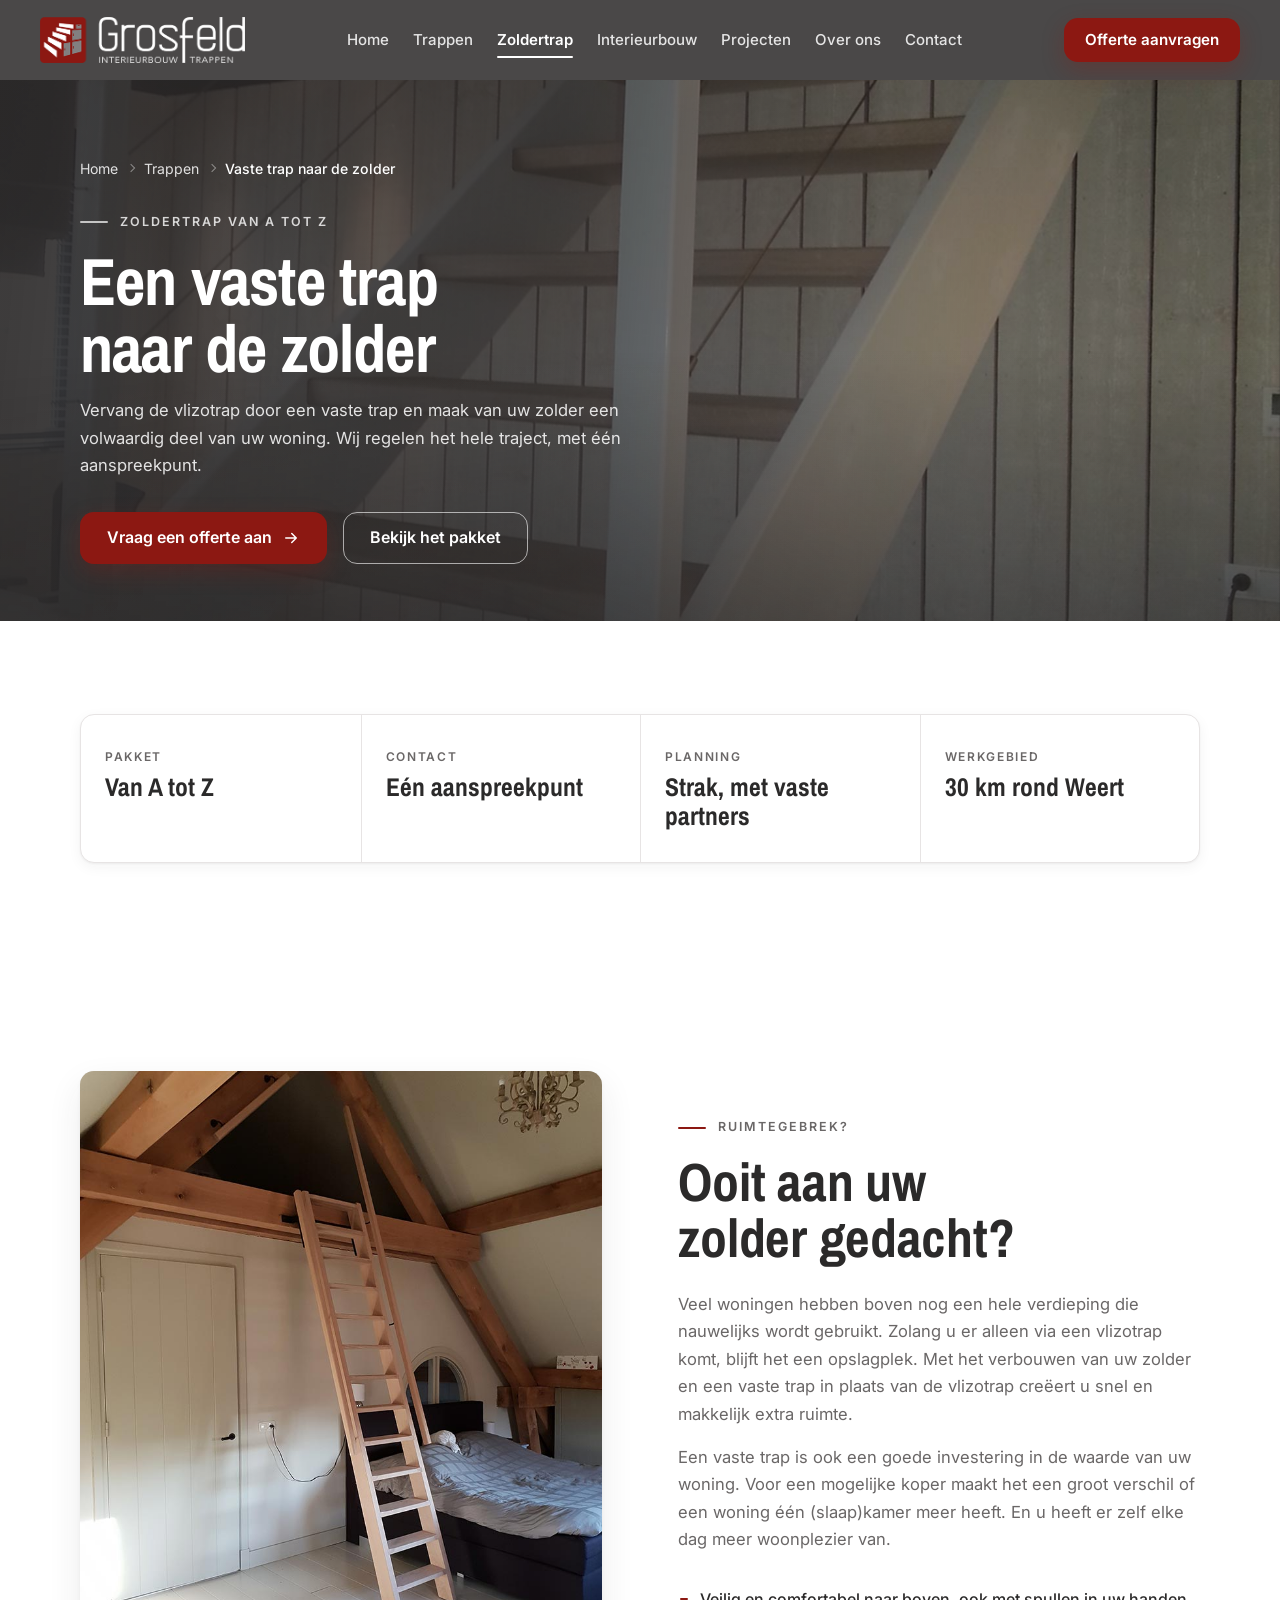
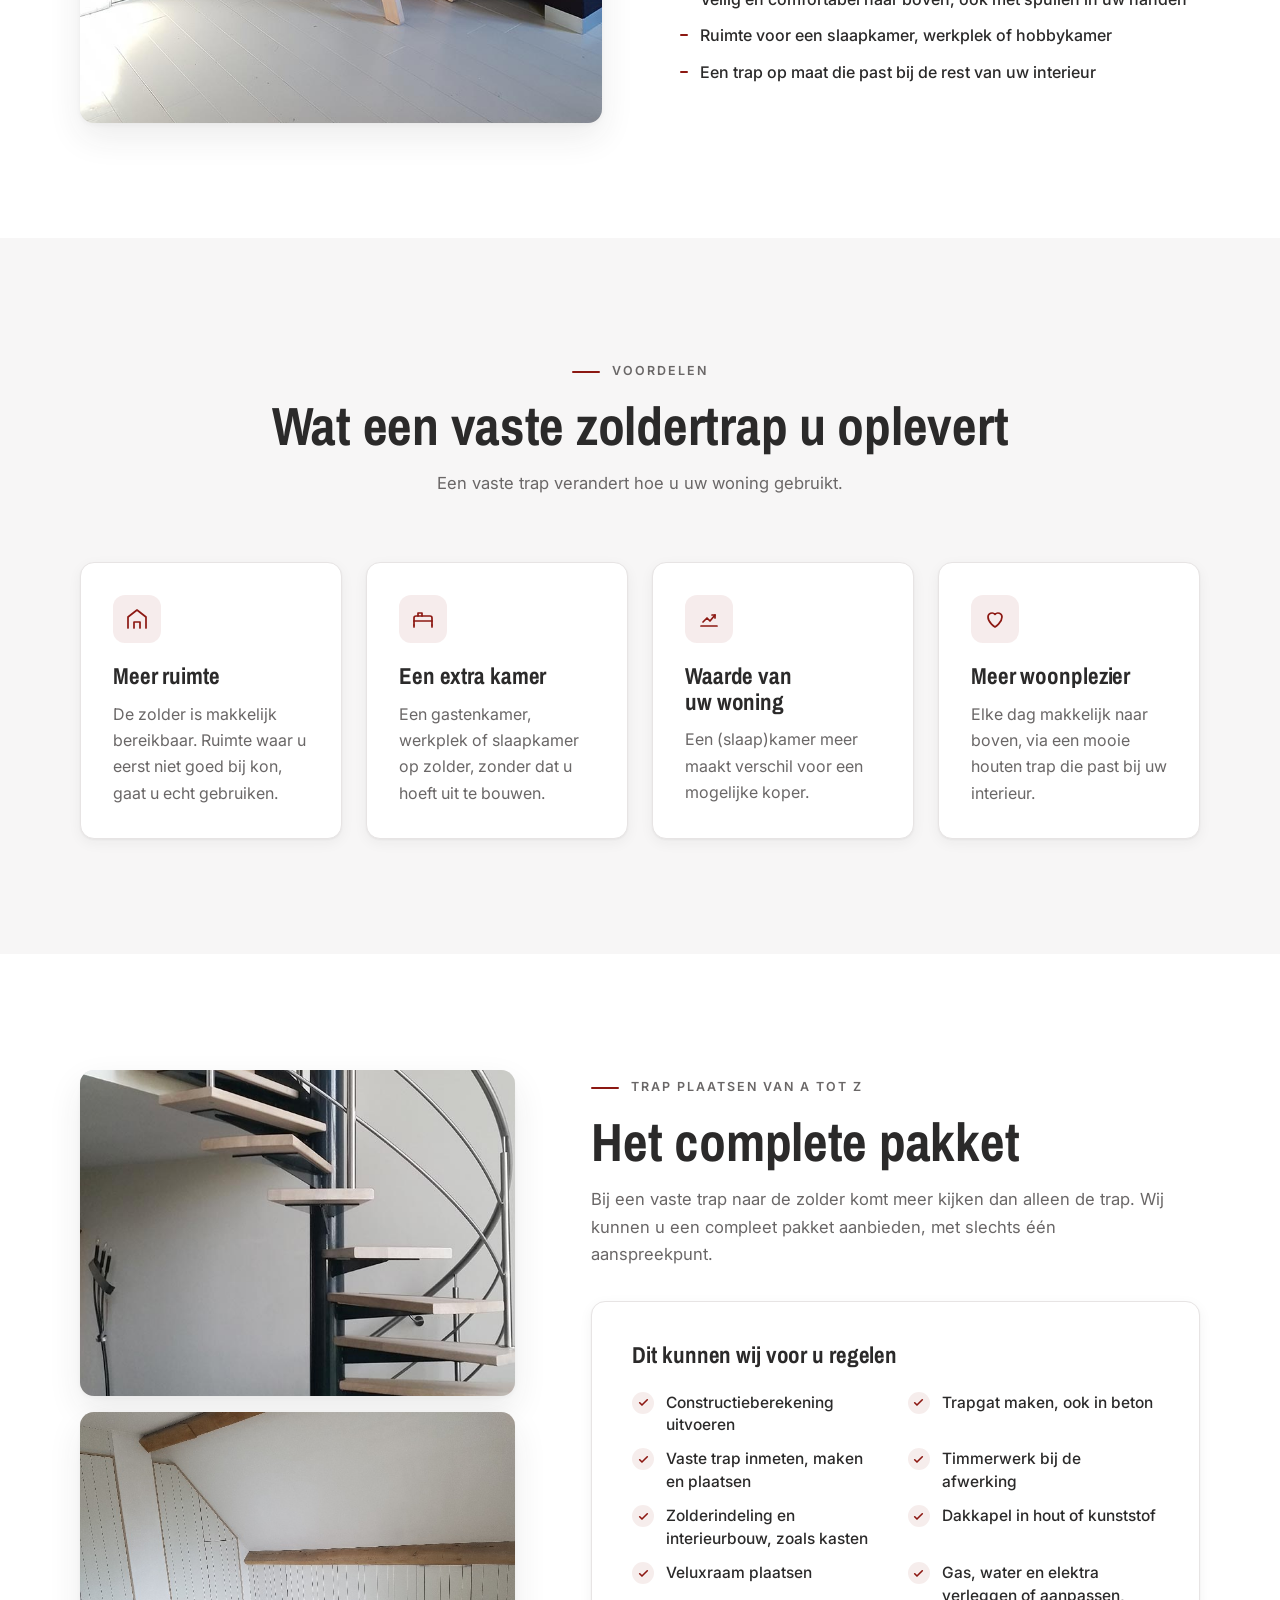
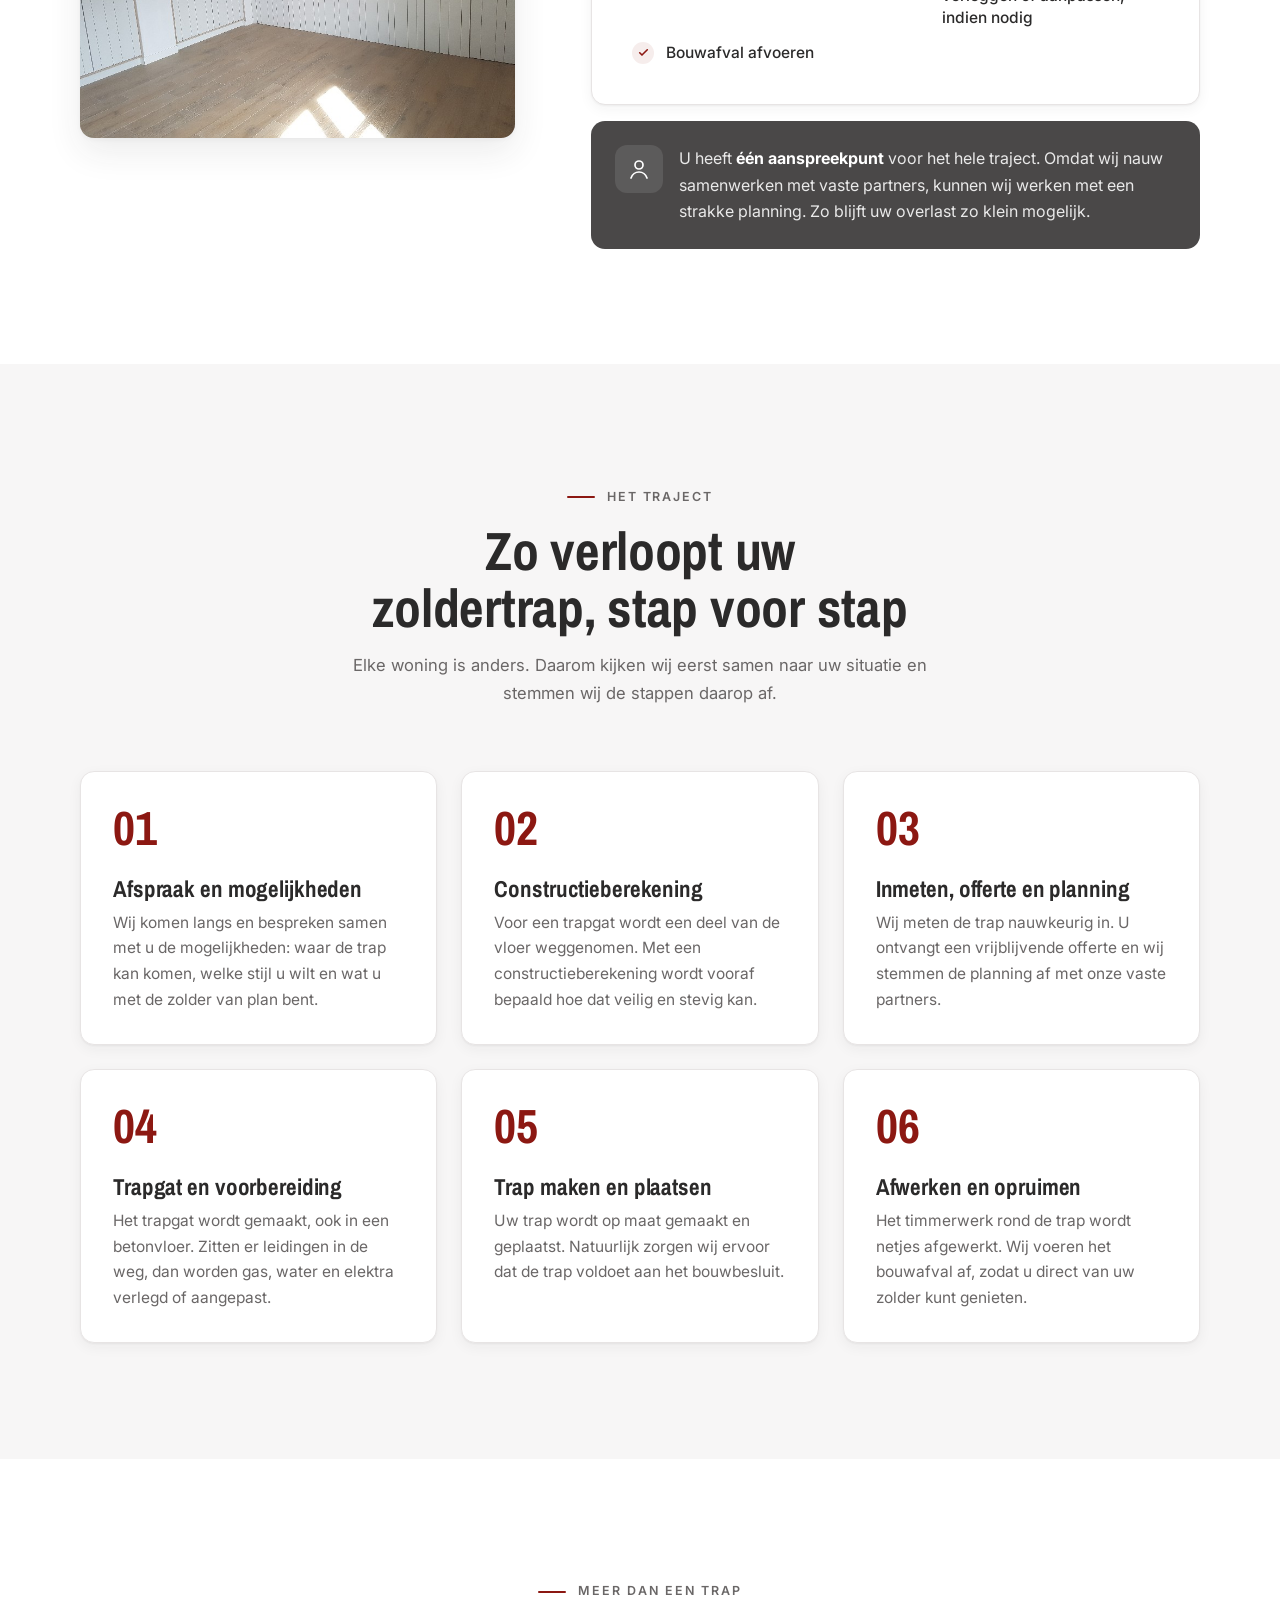
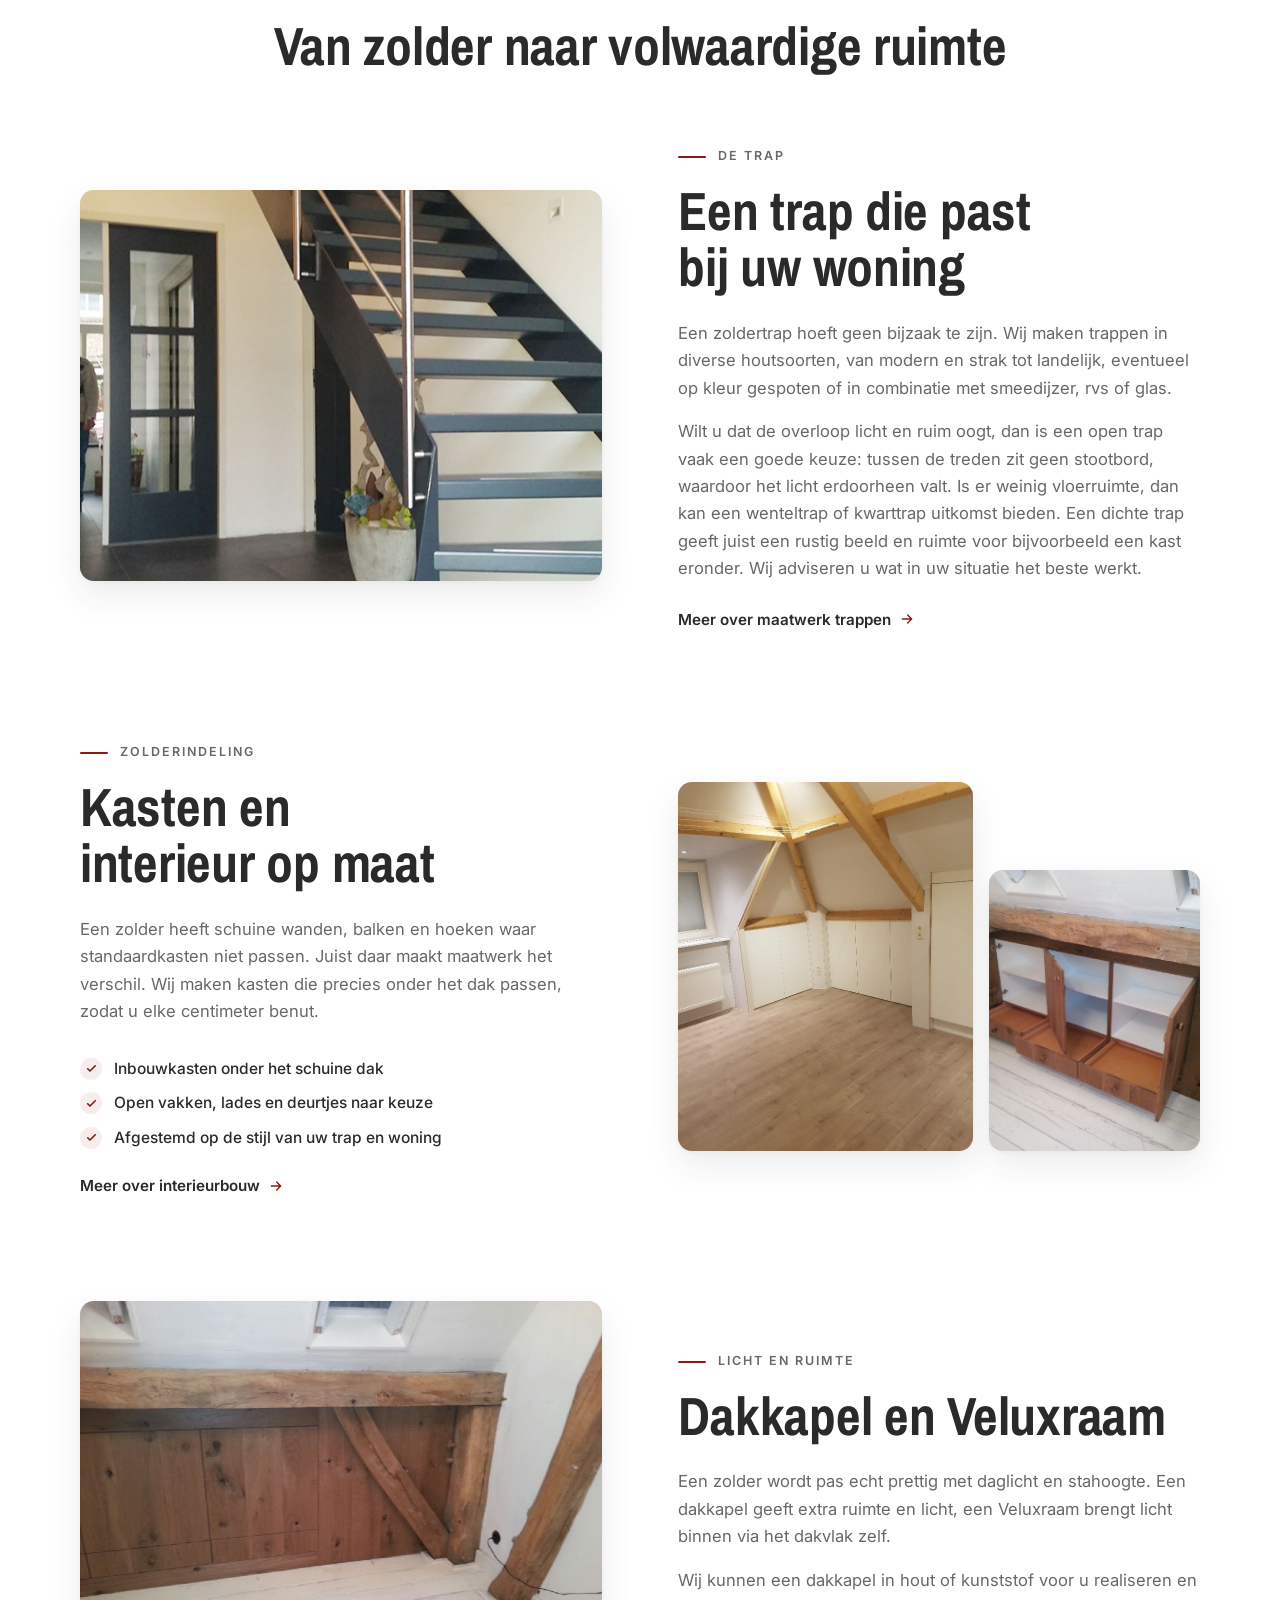
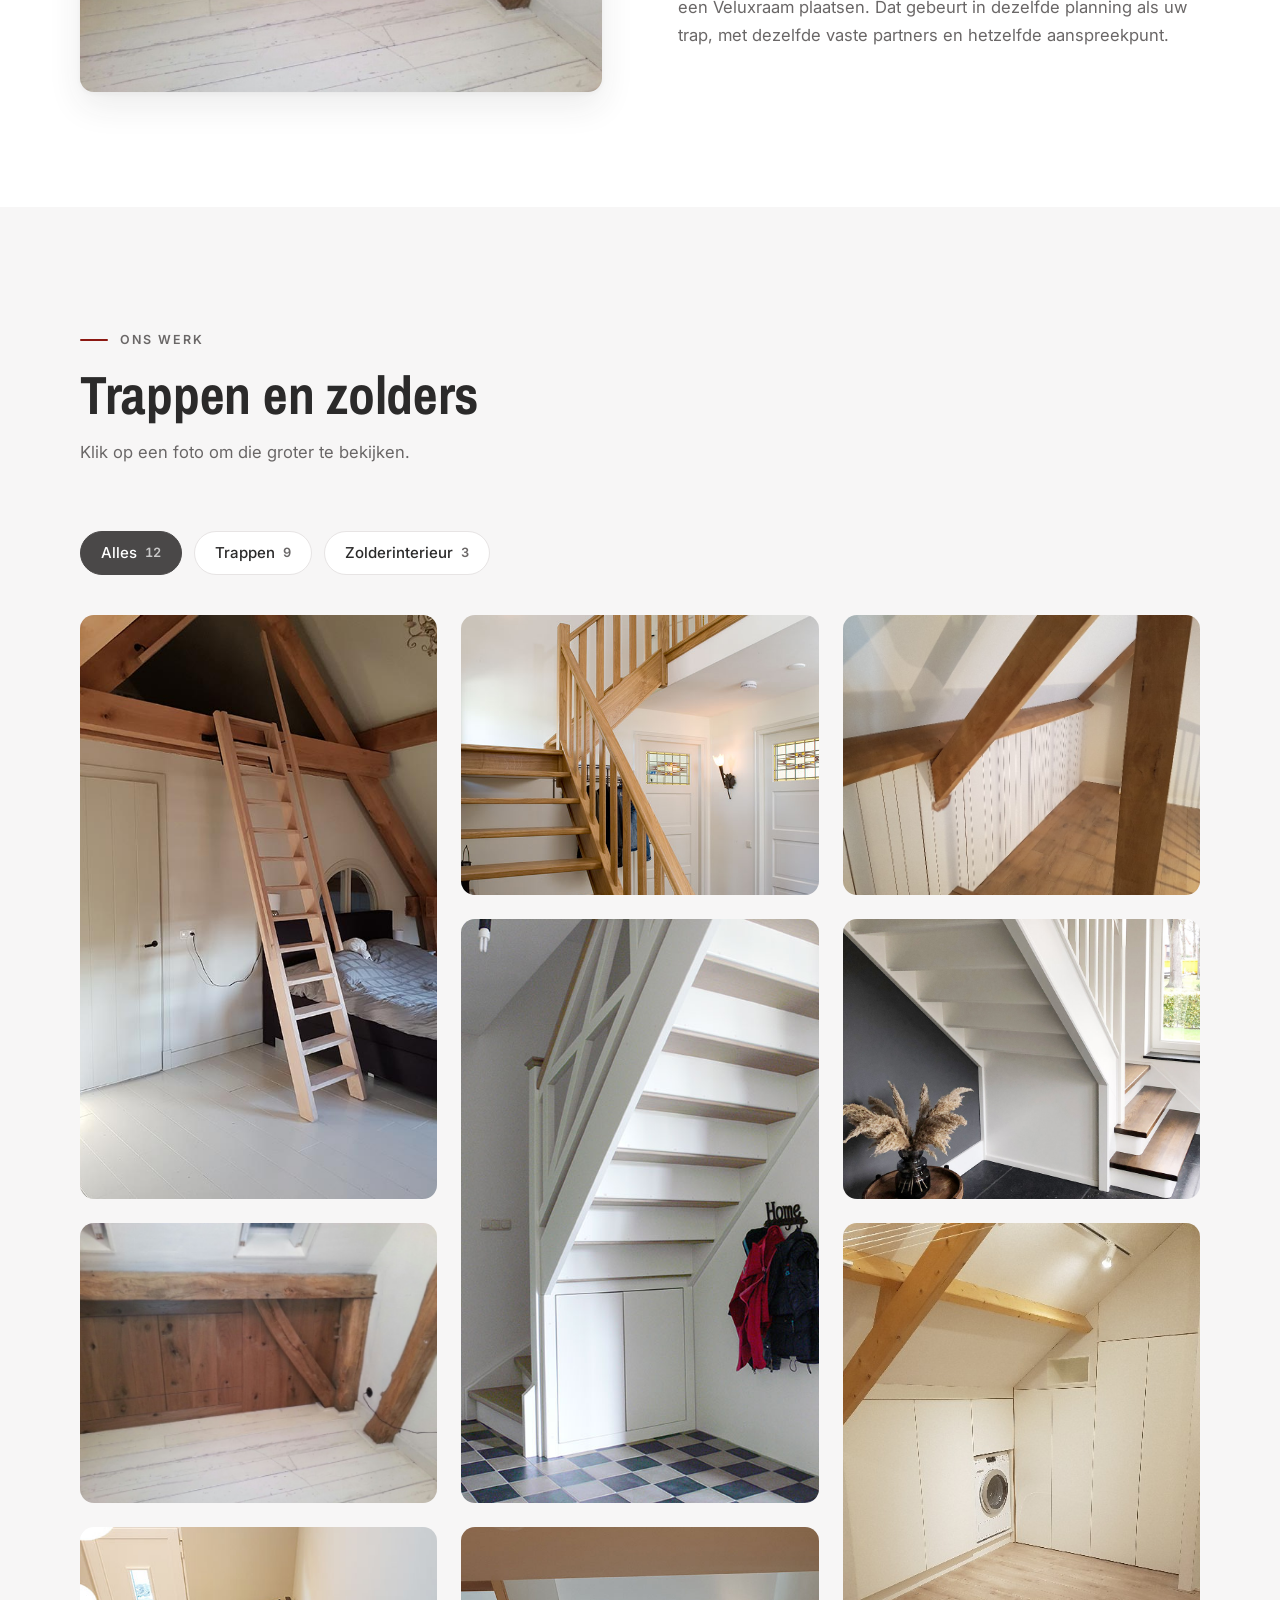
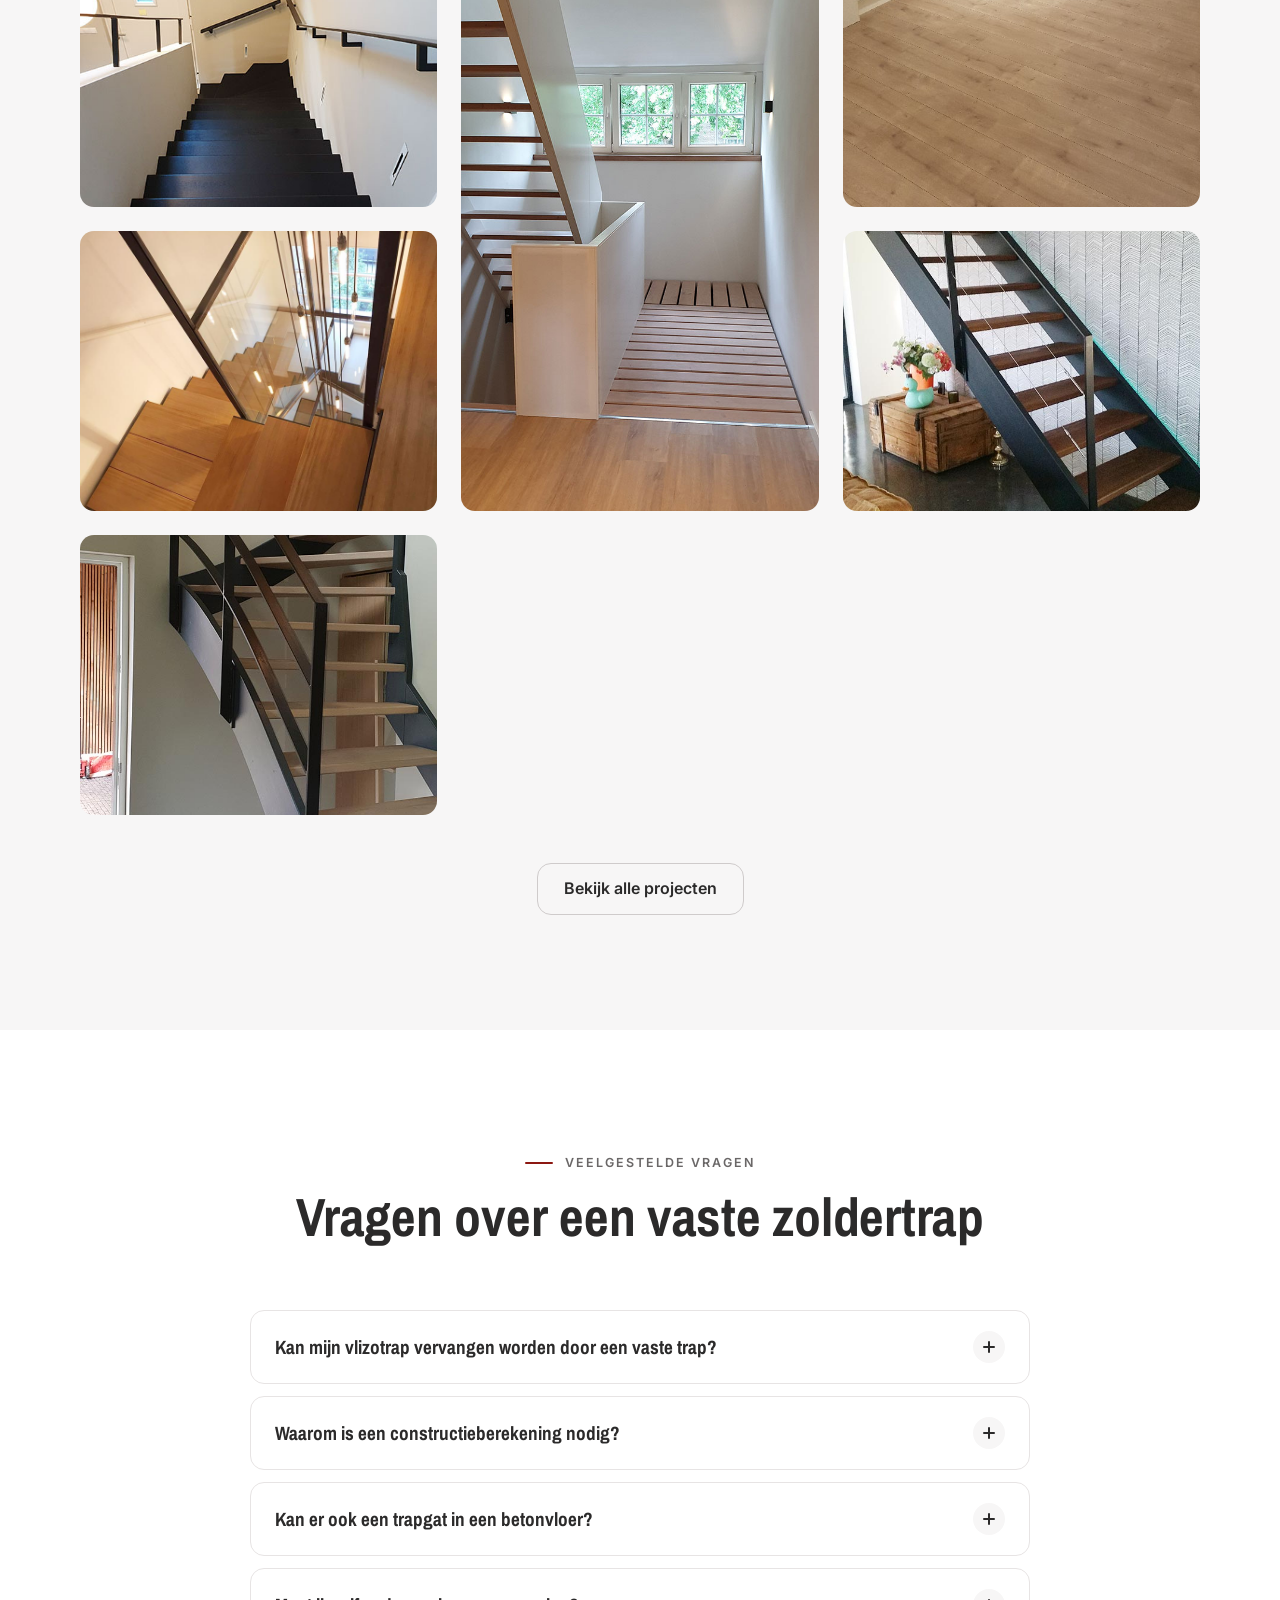
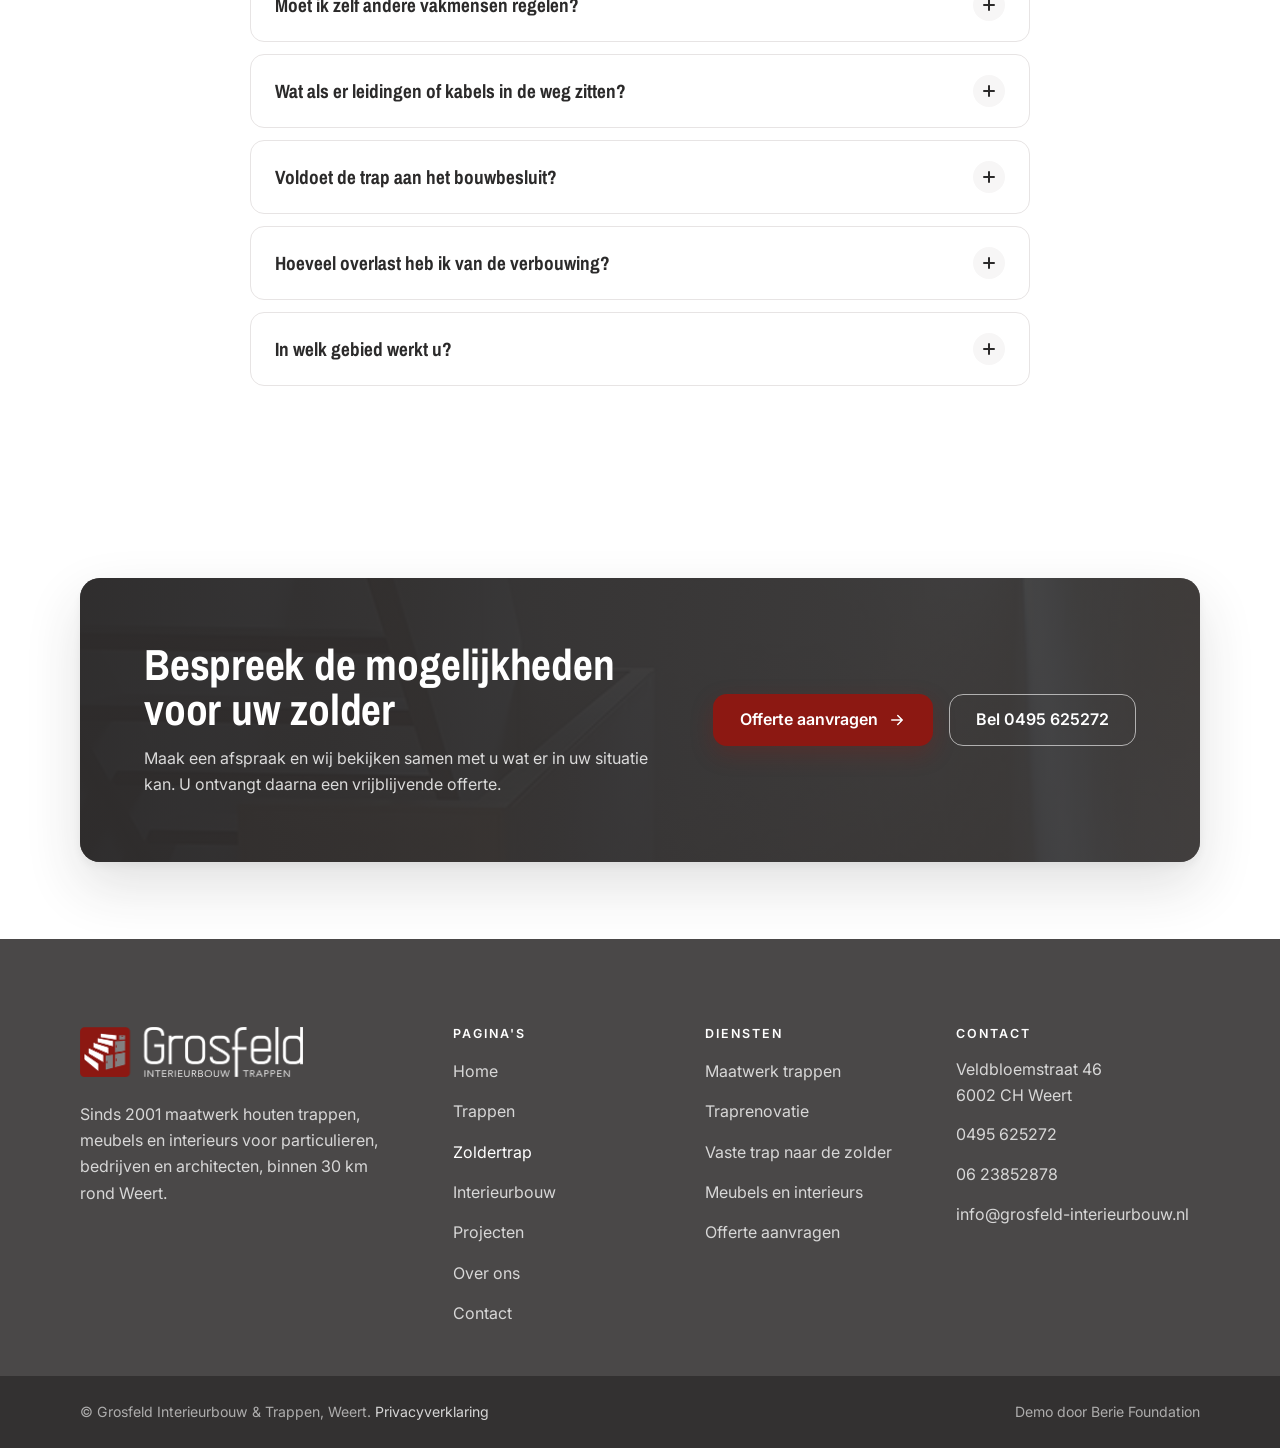
<file: zoldertrap.html>
<!doctype html>
<html lang="nl">
<head>
<meta charset="utf-8">
<meta name="viewport" content="width=device-width, initial-scale=1">
<title>Vaste trap naar de zolder | Grosfeld Interieurbouw &amp; Trappen Weert (demo)</title>
<meta name="description" content="Vervang uw vlizotrap door een vaste trap naar de zolder. Grosfeld regelt alles van A tot Z: constructieberekening, trapgat, trap, kasten, dakkapel en Veluxraam, met één aanspreekpunt.">
<meta name="theme-color" content="#4a4848">
<meta name="robots" content="noindex">
<link rel="icon" href="img/icoon.png">
<link rel="preconnect" href="https://fonts.googleapis.com">
<link rel="preconnect" href="https://fonts.gstatic.com" crossorigin>
<link href="https://fonts.googleapis.com/css2?family=Archivo+Narrow:wght@400;700&family=Inter:wght@400;500;600&display=swap" rel="stylesheet">
<link rel="stylesheet" href="css/style.css">
<style>
/* Alleen deze pagina: pakketblok met fotokolom */
.zt-pakket { display: grid; grid-template-columns: 5fr 7fr; gap: clamp(32px, 6vw, 80px); align-items: start; }
.zt-pakket__media { position: sticky; top: 110px; display: grid; gap: var(--s4); }
.zt-pakket__media .media { aspect-ratio: 4 / 3; box-shadow: var(--shadow); }
.zt-pakket .head { margin-bottom: var(--s6); }
.zt-pakket .note { margin-bottom: 0; margin-top: var(--s4); }
.zt-more { justify-content: center; margin-top: var(--s7); }
@media (max-width: 860px) {
  .zt-pakket { grid-template-columns: 1fr; }
  .zt-pakket__media { position: static; grid-template-columns: 1fr 1fr; order: 2; }
  }
@media (max-width: 480px) { .zt-pakket__media { grid-template-columns: 1fr; } }
</style>
<!-- Vangnet: zonder werkend script blijft alle inhoud zichtbaar -->
<script>document.documentElement.classList.add('js');setTimeout(function(){if(!window.__revealOK)document.documentElement.classList.remove('js');},2500);</script>
</head>
<body>
<a class="skip" href="#main">Naar de inhoud</a>

<!-- ===== Header (zwevende navbar, blijft altijd staan) ===== -->
<header class="site-header" id="top">
  <div class="site-header__bar">
    <a class="logo" href="index.html" aria-label="Grosfeld Interieurbouw &amp; Trappen, naar de homepagina">
      <img src="img/interieurbouw-grosfeld-weert.png" alt="Grosfeld Interieurbouw &amp; Trappen" width="450" height="101">
    </a>
    <nav class="nav" aria-label="Hoofdmenu">
      <a href="index.html">Home</a>
      <a href="trappen.html">Trappen</a>
      <a href="zoldertrap.html" aria-current="page">Zoldertrap</a>
      <a href="interieurbouw.html">Interieurbouw</a>
      <a href="projecten.html">Projecten</a>
      <a href="over-ons.html">Over ons</a>
      <a href="contact.html">Contact</a>
    </nav>
    <div class="site-header__actions">
      <a class="phone" href="tel:+31495625272"><svg viewBox="0 0 24 24" fill="none" stroke="currentColor" stroke-width="2" stroke-linecap="round" stroke-linejoin="round" aria-hidden="true"><path d="M22 16.9v3a2 2 0 0 1-2.2 2 19.8 19.8 0 0 1-8.6-3.1 19.5 19.5 0 0 1-6-6A19.8 19.8 0 0 1 2.1 4.2 2 2 0 0 1 4.1 2h3a2 2 0 0 1 2 1.7c.1 1 .4 1.9.7 2.8a2 2 0 0 1-.5 2.1L8 9.9a16 16 0 0 0 6 6l1.3-1.3a2 2 0 0 1 2.1-.4c.9.3 1.8.6 2.8.7a2 2 0 0 1 1.7 2z"/></svg>0495 625272</a>
      <a class="btn btn--red btn--sm" href="contact.html#offerte">Offerte aanvragen</a>
      <button class="burger" type="button" aria-label="Menu openen" aria-expanded="false" aria-controls="drawer"><span></span><span></span><span></span></button>
    </div>
  </div>
</header>

<div class="overlay" aria-hidden="true"></div>
<aside class="drawer" id="drawer" aria-label="Mobiel menu" aria-hidden="true" inert>
  <button class="drawer__close" type="button" aria-label="Menu sluiten">&times;</button>
  <nav aria-label="Mobiel hoofdmenu">
    <a href="index.html">Home</a>
    <a href="trappen.html">Trappen</a>
    <a href="zoldertrap.html" aria-current="page">Zoldertrap</a>
    <a href="interieurbouw.html">Interieurbouw</a>
    <a href="projecten.html">Projecten</a>
    <a href="over-ons.html">Over ons</a>
    <a href="contact.html">Contact</a>
  </nav>
  <div class="drawer__buttons">
    <a class="btn btn--red" href="contact.html#offerte">Offerte aanvragen</a>
    <a class="btn btn--light" href="tel:+31495625272">Bel 0495 625272</a>
  </div>
</aside>

<div class="mobilebar" role="region" aria-label="Snel contact">
  <a class="btn btn--light" href="tel:+31495625272">Bellen</a>
  <a class="btn btn--red" href="contact.html#offerte">Offerte aanvragen</a>
</div>

<main id="main">

<!-- INHOUD -->

<!-- ===== Pagina-hero ===== -->
<section class="page-hero" aria-labelledby="pagina-titel">
  <img class="page-hero__img" src="img/vaste-trap-naar-zolder-maken.jpg" alt="" width="1450" height="800" fetchpriority="high">
  <div class="wrap">
    <nav aria-label="Kruimelpad">
      <ol class="crumbs reveal">
        <li><a href="index.html">Home</a></li>
        <li><a href="trappen.html">Trappen</a></li>
        <li><span aria-current="page">Vaste trap naar de zolder</span></li>
      </ol>
    </nav>
    <p class="eyebrow eyebrow--light reveal" style="--d:.04s">Zoldertrap van A tot Z</p>
    <h1 class="h1 reveal" id="pagina-titel" style="--d:.08s">Een vaste trap naar de zolder</h1>
    <p class="page-hero__lead reveal" style="--d:.16s">Vervang de vlizotrap door een vaste trap en maak van uw zolder een volwaardig deel van uw woning. Wij regelen het hele traject, met één aanspreekpunt.</p>
    <div class="btn-row reveal" style="--d:.24s">
      <a class="btn btn--red" href="contact.html?soort=zoldertrap#offerte">Vraag een offerte aan <svg viewBox="0 0 24 24" fill="none" stroke="currentColor" stroke-width="2" stroke-linecap="round" stroke-linejoin="round" aria-hidden="true"><path d="M5 12h14M13 6l6 6-6 6"/></svg></a>
      <a class="btn btn--light" href="#pakket">Bekijk het pakket</a>
    </div>
  </div>
</section>

<!-- ===== Feitenstrip ===== -->
<section class="section section--tight" aria-label="Kort samengevat">
  <div class="wrap">
    <dl class="facts reveal">
      <div class="fact"><dt class="fact__k">Pakket</dt><dd class="fact__v">Van A tot Z</dd></div>
      <div class="fact"><dt class="fact__k">Contact</dt><dd class="fact__v">Eén aanspreekpunt</dd></div>
      <div class="fact"><dt class="fact__k">Planning</dt><dd class="fact__v">Strak, met vaste partners</dd></div>
      <div class="fact"><dt class="fact__k">Werkgebied</dt><dd class="fact__v">30 km rond Weert</dd></div>
    </dl>
  </div>
</section>

<!-- ===== Intro ===== -->
<section class="section" aria-labelledby="intro-titel">
  <div class="wrap">
    <div class="split">
      <div class="split__media reveal">
        <div class="media media--tall"><button type="button" class="zoom" data-zoom="zolder-intro" data-caption="Houten trap naar de vliering"><img src="img/vlisotrap.jpg" alt="Steile houten trap tegen een balkenzolder in een slaapkamer met schuin dak" loading="lazy" width="800" height="1067"></button></div>
      </div>
      <div class="split__text reveal" style="--d:.08s">
        <p class="eyebrow">Ruimtegebrek?</p>
        <h2 class="h2" id="intro-titel">Ooit aan uw zolder gedacht?</h2>
        <p>Veel woningen hebben boven nog een hele verdieping die nauwelijks wordt gebruikt. Zolang u er alleen via een vlizotrap komt, blijft het een opslagplek. Met het verbouwen van uw zolder en een vaste trap in plaats van de vlizotrap creëert u snel en makkelijk extra ruimte.</p>
        <p>Een vaste trap is ook een goede investering in de waarde van uw woning. Voor een mogelijke koper maakt het een groot verschil of een woning één (slaap)kamer meer heeft. En u heeft er zelf elke dag meer woonplezier van.</p>
        <ul class="bullets">
          <li>Veilig en comfortabel naar boven, ook met spullen in uw handen</li>
          <li>Ruimte voor een slaapkamer, werkplek of hobbykamer</li>
          <li>Een trap op maat die past bij de rest van uw interieur</li>
        </ul>
      </div>
    </div>
  </div>
</section>

<!-- ===== Voordelen ===== -->
<section class="section section--soft" aria-labelledby="voordelen-titel">
  <div class="wrap">
    <header class="head head--center reveal">
      <p class="eyebrow">Voordelen</p>
      <h2 class="h2" id="voordelen-titel">Wat een vaste zoldertrap u oplevert</h2>
      <p class="lead">Een vaste trap verandert hoe u uw woning gebruikt.</p>
    </header>
    <ul class="values values--4">
      <li class="card value reveal">
        <span class="icon"><svg viewBox="0 0 24 24"><path d="M3 21V10l9-7 9 7v11"/><path d="M9 21v-6h6v6"/></svg></span>
        <h3 class="h3">Meer ruimte</h3>
        <p>De zolder is makkelijk bereikbaar. Ruimte waar u eerst niet goed bij kon, gaat u echt gebruiken.</p>
      </li>
      <li class="card value reveal" style="--d:.06s">
        <span class="icon"><svg viewBox="0 0 24 24"><path d="M3 18v-7a2 2 0 0 1 2-2h14a2 2 0 0 1 2 2v7"/><path d="M3 14h18"/><path d="M3 18v2M21 18v2"/><path d="M7 9V6h4v3"/></svg></span>
        <h3 class="h3">Een extra kamer</h3>
        <p>Een gastenkamer, werkplek of slaapkamer op zolder, zonder dat u hoeft uit te bouwen.</p>
      </li>
      <li class="card value reveal" style="--d:.12s">
        <span class="icon"><svg viewBox="0 0 24 24"><path d="M4 19h16"/><path d="M6 15l4-4 3 3 5-6"/><path d="M15 8h3v3"/></svg></span>
        <h3 class="h3">Waarde van uw woning</h3>
        <p>Een (slaap)kamer meer maakt verschil voor een mogelijke koper.</p>
      </li>
      <li class="card value reveal" style="--d:.18s">
        <span class="icon"><svg viewBox="0 0 24 24"><path d="M12 20s-7-4.4-7-10a4 4 0 0 1 7-2.6A4 4 0 0 1 19 10c0 5.6-7 10-7 10z"/></svg></span>
        <h3 class="h3">Meer woonplezier</h3>
        <p>Elke dag makkelijk naar boven, via een mooie houten trap die past bij uw interieur.</p>
      </li>
    </ul>
  </div>
</section>

<!-- ===== Complete pakket ===== -->
<section class="section" id="pakket" aria-labelledby="pakket-titel">
  <div class="wrap zt-pakket">
    <div class="zt-pakket__media reveal">
      <div class="media"><button type="button" class="zoom" data-zoom="zolder-pakket" data-caption="Wenteltrap naar een mezzanine"><img src="img/maatwerk-trap.jpg" alt="Wenteltrap met lichte houten treden, een donkere spil en een rvs leuning naar een mezzanine" loading="lazy" width="650" height="813"></button></div>
      <div class="media"><button type="button" class="zoom" data-zoom="zolder-pakket" data-caption="Zolderkasten op maat"><img src="img/Interieurbouw-meubels00011.jpg" alt="Zolderkamer met een witte kastenwand op maat onder het schuine dak" loading="lazy" width="800" height="600"></button></div>
    </div>
    <div>
      <header class="head reveal">
        <p class="eyebrow">Trap plaatsen van A tot Z</p>
        <h2 class="h2" id="pakket-titel">Het complete pakket</h2>
        <p class="lead">Bij een vaste trap naar de zolder komt meer kijken dan alleen de trap. Wij kunnen u een compleet pakket aanbieden, met slechts één aanspreekpunt.</p>
      </header>
      <div class="card card--static package reveal">
        <h3 class="h3">Dit kunnen wij voor u regelen</h3>
        <ul class="checks">
          <li><span class="check"><svg viewBox="0 0 24 24"><path d="M5 12.5l4.2 4.2L19 7"/></svg></span>Constructieberekening uitvoeren</li>
          <li><span class="check"><svg viewBox="0 0 24 24"><path d="M5 12.5l4.2 4.2L19 7"/></svg></span>Trapgat maken, ook in beton</li>
          <li><span class="check"><svg viewBox="0 0 24 24"><path d="M5 12.5l4.2 4.2L19 7"/></svg></span>Vaste trap inmeten, maken en plaatsen</li>
          <li><span class="check"><svg viewBox="0 0 24 24"><path d="M5 12.5l4.2 4.2L19 7"/></svg></span>Timmerwerk bij de afwerking</li>
          <li><span class="check"><svg viewBox="0 0 24 24"><path d="M5 12.5l4.2 4.2L19 7"/></svg></span>Zolderindeling en interieurbouw, zoals kasten</li>
          <li><span class="check"><svg viewBox="0 0 24 24"><path d="M5 12.5l4.2 4.2L19 7"/></svg></span>Dakkapel in hout of kunststof</li>
          <li><span class="check"><svg viewBox="0 0 24 24"><path d="M5 12.5l4.2 4.2L19 7"/></svg></span>Veluxraam plaatsen</li>
          <li><span class="check"><svg viewBox="0 0 24 24"><path d="M5 12.5l4.2 4.2L19 7"/></svg></span>Gas, water en elektra verleggen of aanpassen, indien nodig</li>
          <li><span class="check"><svg viewBox="0 0 24 24"><path d="M5 12.5l4.2 4.2L19 7"/></svg></span>Bouwafval afvoeren</li>
        </ul>
      </div>
      <div class="note reveal">
        <span class="icon"><svg viewBox="0 0 24 24"><circle cx="12" cy="8" r="4"/><path d="M4 21c1.5-4 4.5-6 8-6s6.5 2 8 6"/></svg></span>
        <p>U heeft <strong>één aanspreekpunt</strong> voor het hele traject. Omdat wij nauw samenwerken met vaste partners, kunnen wij werken met een strakke planning. Zo blijft uw overlast zo klein mogelijk.</p>
      </div>
    </div>
  </div>
</section>

<!-- ===== Traject in stappen ===== -->
<section class="section section--soft" aria-labelledby="traject-titel">
  <div class="wrap">
    <header class="head head--center reveal">
      <p class="eyebrow">Het traject</p>
      <h2 class="h2" id="traject-titel">Zo verloopt uw zoldertrap, stap voor stap</h2>
      <p class="lead">Elke woning is anders. Daarom kijken wij eerst samen naar uw situatie en stemmen wij de stappen daarop af.</p>
    </header>
    <ol class="steps steps--3">
      <li class="card step reveal"><span class="step__nr" aria-hidden="true">01</span><div><h3 class="h3">Afspraak en mogelijkheden</h3><p>Wij komen langs en bespreken samen met u de mogelijkheden: waar de trap kan komen, welke stijl u wilt en wat u met de zolder van plan bent.</p></div></li>
      <li class="card step reveal" style="--d:.06s"><span class="step__nr" aria-hidden="true">02</span><div><h3 class="h3">Constructieberekening</h3><p>Voor een trapgat wordt een deel van de vloer weggenomen. Met een constructieberekening wordt vooraf bepaald hoe dat veilig en stevig kan.</p></div></li>
      <li class="card step reveal" style="--d:.12s"><span class="step__nr" aria-hidden="true">03</span><div><h3 class="h3">Inmeten, offerte en planning</h3><p>Wij meten de trap nauwkeurig in. U ontvangt een vrijblijvende offerte en wij stemmen de planning af met onze vaste partners.</p></div></li>
      <li class="card step reveal" style="--d:.18s"><span class="step__nr" aria-hidden="true">04</span><div><h3 class="h3">Trapgat en voorbereiding</h3><p>Het trapgat wordt gemaakt, ook in een betonvloer. Zitten er leidingen in de weg, dan worden gas, water en elektra verlegd of aangepast.</p></div></li>
      <li class="card step reveal" style="--d:.24s"><span class="step__nr" aria-hidden="true">05</span><div><h3 class="h3">Trap maken en plaatsen</h3><p>Uw trap wordt op maat gemaakt en geplaatst. Natuurlijk zorgen wij ervoor dat de trap voldoet aan het bouwbesluit.</p></div></li>
      <li class="card step reveal" style="--d:.3s"><span class="step__nr" aria-hidden="true">06</span><div><h3 class="h3">Afwerken en opruimen</h3><p>Het timmerwerk rond de trap wordt netjes afgewerkt. Wij voeren het bouwafval af, zodat u direct van uw zolder kunt genieten.</p></div></li>
    </ol>
  </div>
</section>

<!-- ===== Uitleg in rijen ===== -->
<section class="section" aria-labelledby="meer-titel">
  <div class="wrap">
    <header class="head head--center reveal">
      <p class="eyebrow">Meer dan een trap</p>
      <h2 class="h2" id="meer-titel">Van zolder naar volwaardige ruimte</h2>
    </header>
    <div class="rows">
      <div class="split">
        <div class="split__media reveal">
          <div class="media"><button type="button" class="zoom" data-zoom="zolder-uitleg" data-caption="Open trap met stalen constructie"><img src="img/open-trap-staal.jpg" alt="Open trap met een donkergrijze stalen constructie, houten treden en een rvs leuning" loading="lazy" width="600" height="1067"></button></div>
        </div>
        <div class="split__text reveal" style="--d:.08s">
          <p class="eyebrow">De trap</p>
          <h2 class="h2">Een trap die past bij uw woning</h2>
          <p>Een zoldertrap hoeft geen bijzaak te zijn. Wij maken trappen in diverse houtsoorten, van modern en strak tot landelijk, eventueel op kleur gespoten of in combinatie met smeedijzer, rvs of glas.</p>
          <p>Wilt u dat de overloop licht en ruim oogt, dan is een open trap vaak een goede keuze: tussen de treden zit geen stootbord, waardoor het licht erdoorheen valt. Is er weinig vloerruimte, dan kan een wenteltrap of kwarttrap uitkomst bieden. Een dichte trap geeft juist een rustig beeld en ruimte voor bijvoorbeeld een kast eronder. Wij adviseren u wat in uw situatie het beste werkt.</p>
          <a class="link" href="trappen.html">Meer over maatwerk trappen <svg viewBox="0 0 24 24" fill="none" stroke="currentColor" stroke-width="2" stroke-linecap="round" stroke-linejoin="round" aria-hidden="true"><path d="M5 12h14M13 6l6 6-6 6"/></svg></a>
        </div>
      </div>
      <div class="split">
        <div class="split__media reveal">
          <div class="split__duo">
            <div class="media"><button type="button" class="zoom" data-zoom="zolder-uitleg" data-caption="Inbouwkasten onder de balken"><img src="img/Interieurbouw-meubels00014.jpg" alt="Zolderkamer met witte inbouwkasten onder houten balken" loading="lazy" width="600" height="800"></button></div>
            <div class="media"><button type="button" class="zoom" data-zoom="zolder-uitleg" data-caption="Open zolderkast met lades"><img src="img/Interieurbouw-meubels00053.jpg" alt="Open zolderkast met witte vakken, lades en eiken deurtjes" loading="lazy" width="800" height="600"></button></div>
          </div>
        </div>
        <div class="split__text reveal" style="--d:.08s">
          <p class="eyebrow">Zolderindeling</p>
          <h2 class="h2">Kasten en interieur op maat</h2>
          <p>Een zolder heeft schuine wanden, balken en hoeken waar standaardkasten niet passen. Juist daar maakt maatwerk het verschil. Wij maken kasten die precies onder het dak passen, zodat u elke centimeter benut.</p>
          <ul class="checks checks--1">
            <li><span class="check"><svg viewBox="0 0 24 24"><path d="M5 12.5l4.2 4.2L19 7"/></svg></span>Inbouwkasten onder het schuine dak</li>
            <li><span class="check"><svg viewBox="0 0 24 24"><path d="M5 12.5l4.2 4.2L19 7"/></svg></span>Open vakken, lades en deurtjes naar keuze</li>
            <li><span class="check"><svg viewBox="0 0 24 24"><path d="M5 12.5l4.2 4.2L19 7"/></svg></span>Afgestemd op de stijl van uw trap en woning</li>
          </ul>
          <a class="link" href="interieurbouw.html">Meer over interieurbouw <svg viewBox="0 0 24 24" fill="none" stroke="currentColor" stroke-width="2" stroke-linecap="round" stroke-linejoin="round" aria-hidden="true"><path d="M5 12h14M13 6l6 6-6 6"/></svg></a>
        </div>
      </div>
      <div class="split">
        <div class="split__media reveal">
          <div class="media"><button type="button" class="zoom" data-zoom="zolder-uitleg" data-caption="Zolder met dakraam"><img src="img/Interieurbouw-meubels00052.jpg" alt="Zolderruimte met een dakraam in het schuine dak en lage eiken kastjes onder de balk" loading="lazy" width="800" height="600"></button></div>
        </div>
        <div class="split__text reveal" style="--d:.08s">
          <p class="eyebrow">Licht en ruimte</p>
          <h2 class="h2">Dakkapel en Veluxraam</h2>
          <p>Een zolder wordt pas echt prettig met daglicht en stahoogte. Een dakkapel geeft extra ruimte en licht, een Veluxraam brengt licht binnen via het dakvlak zelf.</p>
          <p>Wij kunnen een dakkapel in hout of kunststof voor u realiseren en een Veluxraam plaatsen. Dat gebeurt in dezelfde planning als uw trap, met dezelfde vaste partners en hetzelfde aanspreekpunt.</p>
        </div>
      </div>
    </div>
  </div>
</section>

<!-- ===== Foto's ===== -->
<section class="section section--soft" aria-labelledby="fotos-titel">
  <div class="wrap">
    <header class="head head--row reveal">
      <div>
        <p class="eyebrow">Ons werk</p>
        <h2 class="h2" id="fotos-titel">Trappen en zolders</h2>
        <p class="lead" style="margin-top:16px">Klik op een foto om die groter te bekijken.</p>
      </div>
    </header>
    <div class="filters filters--spaced reveal" role="group" aria-label="Filter foto's" data-for="galerij-zolder" data-counts>
        <button type="button" class="filter is-active" data-filter="alles">Alles</button>
        <button type="button" class="filter" data-filter="trappen">Trappen</button>
        <button type="button" class="filter" data-filter="zolder">Zolderinterieur</button>
    </div>
    <div class="gallery" id="galerij-zolder">
      <figure class="shot is-tall reveal" data-cat="trappen"><button type="button" aria-label="Foto vergroten: houten trap naar de vliering"><img src="img/maatwerk-interieurbouw-weert.jpg" alt="Houten trap naar de vliering naast een bed, onder houten dakbalken" loading="lazy" width="650" height="813"></button><figcaption>Trap naar de vliering</figcaption></figure>
      <figure class="shot reveal" data-cat="trappen"><button type="button" aria-label="Foto vergroten: open eiken trap"><img src="img/open-eiken-trappen.jpg" alt="Open eiken trap met eiken balustrade boven een zwart-witte tegelvloer" loading="lazy" width="600" height="900"></button><figcaption>Open eiken trap</figcaption></figure>
      <figure class="shot reveal" data-cat="zolder"><button type="button" aria-label="Foto vergroten: zolderkasten met eikenbalk"><img src="img/Interieurbouw-meubels00012.jpg" alt="Witte zolderkasten op maat met een eikenbalk en schuine wand" loading="lazy" width="800" height="600"></button><figcaption>Zolderkasten met eikenbalk</figcaption></figure>
      <figure class="shot is-tall reveal" data-cat="trappen"><button type="button" aria-label="Foto vergroten: witte trap met kastruimte"><img src="img/Grosfeld-trap-maatwerk-wit.jpg" alt="Witte trap met spijlenwerk en kastruimte onder de trap" loading="lazy" width="600" height="800"></button><figcaption>Witte trap met kastruimte</figcaption></figure>
      <figure class="shot reveal" data-cat="trappen"><button type="button" aria-label="Foto vergroten: witte trap met donkere treden"><img src="img/maatwerk-trappen-weert.jpg" alt="Witte trap met donkere houten treden naast een raam" loading="lazy" width="1450" height="800"></button><figcaption>Witte trap met donkere treden</figcaption></figure>
      <figure class="shot reveal" data-cat="zolder"><button type="button" aria-label="Foto vergroten: eiken kastjes onder de zolderbalk"><img src="img/Interieurbouw-meubels00052.jpg" alt="Lage eiken kastjes met lades onder een zolderbalk en een houten wand" loading="lazy" width="800" height="600"></button><figcaption>Eiken kastjes onder de balk</figcaption></figure>
      <figure class="shot is-tall reveal" data-cat="zolder"><button type="button" aria-label="Foto vergroten: zolderkamer met witte kasten"><img src="img/Interieurbouw-meubels00013.jpg" alt="Zolderkamer met witte kasten op maat rond de wasmachine, onder houten balken" loading="lazy" width="600" height="800"></button><figcaption>Witte kasten op zolder</figcaption></figure>
      <figure class="shot reveal" data-cat="trappen"><button type="button" aria-label="Foto vergroten: zwarte open trap"><img src="img/moderne-trappen.jpg" alt="Zwarte open trap met een wandleuning in een lichte hal" loading="lazy" width="800" height="389"></button><figcaption>Zwarte open trap</figcaption></figure>
      <figure class="shot is-tall reveal" data-cat="trappen"><button type="button" aria-label="Foto vergroten: open houten trap bij de overloop"><img src="img/houten-trap-met-overloop.jpg" alt="Open houten trap naast een houten vlonder op de overloop bij het raam" loading="lazy" width="600" height="1234"></button><figcaption>Open trap met overloop</figcaption></figure>
      <figure class="shot reveal" data-cat="trappen"><button type="button" aria-label="Foto vergroten: eiken trap met glas"><img src="img/eiken-trap-maatwerk.jpg" alt="Eiken trap met glazen balustrade en een donkere stalen rand" loading="lazy" width="800" height="600"></button><figcaption>Eiken trap met glas</figcaption></figure>
      <figure class="shot reveal" data-cat="trappen"><button type="button" aria-label="Foto vergroten: trap met donker staal"><img src="img/trap-zwart-modern.jpg" alt="Moderne trap met donker staal, houten treden en een kabelleuning" loading="lazy" width="600" height="1067"></button><figcaption>Trap met donker staal</figcaption></figure>
      <figure class="shot reveal" data-cat="trappen"><button type="button" aria-label="Foto vergroten: trap met gebogen stalen leuning"><img src="img/gedraaide-trap.jpg" alt="Trap met lichte houten treden en een gebogen zwarte stalen leuning" loading="lazy" width="600" height="1234"></button><figcaption>Trap met gebogen leuning</figcaption></figure>
    </div>
    <div class="btn-row zt-more reveal">
      <a class="btn btn--dark" href="projecten.html">Bekijk alle projecten</a>
    </div>
  </div>
</section>

<!-- ===== FAQ ===== -->
<section class="section" aria-labelledby="faq-titel">
  <div class="wrap wrap--narrow">
    <header class="head head--center reveal">
      <p class="eyebrow">Veelgestelde vragen</p>
      <h2 class="h2" id="faq-titel">Vragen over een vaste zoldertrap</h2>
    </header>
    <div class="faq reveal" data-single>
      <details class="faq__item">
        <summary>Kan mijn vlizotrap vervangen worden door een vaste trap?<span class="faq__icon" aria-hidden="true"></span></summary>
        <div class="faq__body"><div class="faq__inner"><p>In veel woningen wel. Of het kan en waar de trap het beste komt, hangt af van uw situatie. Daarom maken wij eerst een afspraak om samen met u de mogelijkheden te bespreken.</p></div></div>
      </details>
      <details class="faq__item">
        <summary>Waarom is een constructieberekening nodig?<span class="faq__icon" aria-hidden="true"></span></summary>
        <div class="faq__body"><div class="faq__inner"><p>Voor een trapgat wordt een deel van de vloer weggenomen. Een constructieberekening laat zien hoe dat kan zonder dat de vloer zijn stevigheid verliest. Die berekening kunnen wij voor u laten uitvoeren als onderdeel van het pakket.</p></div></div>
      </details>
      <details class="faq__item">
        <summary>Kan er ook een trapgat in een betonvloer?<span class="faq__icon" aria-hidden="true"></span></summary>
        <div class="faq__body"><div class="faq__inner"><p>Ja. Wij maken het trapgat, ook in beton.</p></div></div>
      </details>
      <details class="faq__item">
        <summary>Moet ik zelf andere vakmensen regelen?<span class="faq__icon" aria-hidden="true"></span></summary>
        <div class="faq__body"><div class="faq__inner"><p>Nee. U heeft één aanspreekpunt voor het hele traject. Wij werken nauw samen met vaste partners, bijvoorbeeld voor het verleggen van gas, water en elektra, een dakkapel of een Veluxraam.</p></div></div>
      </details>
      <details class="faq__item">
        <summary>Wat als er leidingen of kabels in de weg zitten?<span class="faq__icon" aria-hidden="true"></span></summary>
        <div class="faq__body"><div class="faq__inner"><p>Dan worden gas, water en elektra verlegd of aangepast, als dat nodig is. Dat nemen wij mee in de planning.</p></div></div>
      </details>
      <details class="faq__item">
        <summary>Voldoet de trap aan het bouwbesluit?<span class="faq__icon" aria-hidden="true"></span></summary>
        <div class="faq__body"><div class="faq__inner"><p>Ja. Wij zorgen ervoor dat onze trappen voldoen aan het bouwbesluit.</p></div></div>
      </details>
      <details class="faq__item">
        <summary>Hoeveel overlast heb ik van de verbouwing?<span class="faq__icon" aria-hidden="true"></span></summary>
        <div class="faq__body"><div class="faq__inner"><p>Omdat wij met vaste partners werken, houden wij een strakke planning aan. Zo blijft uw overlast zo klein mogelijk. Na afloop voeren wij het bouwafval af.</p></div></div>
      </details>
      <details class="faq__item">
        <summary>In welk gebied werkt u?<span class="faq__icon" aria-hidden="true"></span></summary>
        <div class="faq__body"><div class="faq__inner"><p>Ons werkgebied is voornamelijk Zuidoost Nederland, binnen een straal van 30 km vanuit Weert.</p></div></div>
      </details>
    </div>
  </div>
</section>

<!-- ===== CTA-band ===== -->
<section class="section section--tight" aria-labelledby="cta-titel">
  <div class="wrap">
    <div class="cta-band reveal">
      <img class="cta-band__img" src="img/houten-trap-met-overloop.jpg" alt="" loading="lazy" width="600" height="1234">
      <div>
        <h2 class="h2" id="cta-titel">Bespreek de mogelijkheden voor uw zolder</h2>
        <p>Maak een afspraak en wij bekijken samen met u wat er in uw situatie kan. U ontvangt daarna een vrijblijvende offerte.</p>
      </div>
      <div class="btn-row">
        <a class="btn btn--red" href="contact.html?soort=zoldertrap#offerte">Offerte aanvragen <svg viewBox="0 0 24 24" fill="none" stroke="currentColor" stroke-width="2" stroke-linecap="round" stroke-linejoin="round" aria-hidden="true"><path d="M5 12h14M13 6l6 6-6 6"/></svg></a>
        <a class="btn btn--light" href="tel:+31495625272">Bel 0495 625272</a>
      </div>
    </div>
  </div>
</section>

<!-- /INHOUD -->

</main>

<!-- ===== Footer ===== -->
<footer class="footer">
  <div class="wrap footer__grid">
    <div class="footer__brand">
      <img class="footer__logo" src="img/interieurbouw-grosfeld-weert.png" alt="Grosfeld Interieurbouw &amp; Trappen" width="450" height="101" loading="lazy">
      <p>Sinds 2001 maatwerk houten trappen, meubels en interieurs voor particulieren, bedrijven en architecten, binnen 30 km rond Weert.</p>
    </div>
    <nav class="footer__nav" aria-label="Footer">
      <h2>Pagina's</h2>
      <ul>
        <li><a href="index.html">Home</a></li>
        <li><a href="trappen.html">Trappen</a></li>
        <li><a href="zoldertrap.html">Zoldertrap</a></li>
        <li><a href="interieurbouw.html">Interieurbouw</a></li>
        <li><a href="projecten.html">Projecten</a></li>
        <li><a href="over-ons.html">Over ons</a></li>
        <li><a href="contact.html">Contact</a></li>
      </ul>
    </nav>
    <div>
      <h2>Diensten</h2>
      <ul>
        <li><a href="trappen.html">Maatwerk trappen</a></li>
        <li><a href="trappen.html#traprenovatie">Traprenovatie</a></li>
        <li><a href="zoldertrap.html">Vaste trap naar de zolder</a></li>
        <li><a href="interieurbouw.html">Meubels en interieurs</a></li>
        <li><a href="contact.html#offerte">Offerte aanvragen</a></li>
      </ul>
    </div>
    <div>
      <h2>Contact</h2>
      <ul>
        <li>Veldbloemstraat 46<br>6002 CH Weert</li>
        <li><a href="tel:+31495625272">0495 625272</a></li>
        <li><a href="tel:+31623852878">06 23852878</a></li>
        <li><a href="mailto:info@grosfeld-interieurbouw.nl">info@grosfeld-interieurbouw.nl</a></li>
      </ul>
    </div>
  </div>
  <div class="footer__bottom">
    <div class="wrap">
      <p>&copy; Grosfeld Interieurbouw &amp; Trappen, Weert. <a href="privacy.html">Privacyverklaring</a></p>
      <p>Demo door Berie Foundation</p>
    </div>
  </div>
</footer>

<script src="js/main.js"></script>
</body>
</html>
</file>
<file: css/style.css>
/* =========================================================
   Grosfeld Interieurbouw & Trappen, demo v2
   Gedeelde stijl voor alle pagina's. Zie COMPONENTEN.md.
   ========================================================= */

/* ===== Tokens ===== */
:root {
  --ink: #2b2a2a;
  --muted: #6a6767;
  --line: #e7e4e4;
  --charcoal: #4a4848;
  --charcoal-dark: #333131;
  --white: #ffffff;
  --soft: #f7f6f6;
  --red: #8c1812;          /* gemeten uit img/icoon.png */
  --red-dark: #721310;
  --red-tint: rgba(140, 24, 18, .08);

  --r: 14px;
  --r-sm: 10px;
  --shadow-sm: 0 1px 2px rgba(43, 42, 42, .05), 0 4px 14px rgba(43, 42, 42, .05);
  --shadow: 0 2px 4px rgba(43, 42, 42, .04), 0 14px 34px rgba(43, 42, 42, .09);
  --shadow-lg: 0 4px 8px rgba(43, 42, 42, .05), 0 24px 56px rgba(43, 42, 42, .14);

  --head: "Archivo Narrow", "Arial Narrow", Arial, sans-serif;
  --body: "Inter", system-ui, -apple-system, "Segoe UI", Arial, sans-serif;

  /* spacing scale: 4 8 12 16 24 32 48 64 96 */
  --s1: 4px; --s2: 8px; --s3: 12px; --s4: 16px; --s5: 24px; --s6: 32px; --s7: 48px; --s8: 64px; --s9: 96px;
  --gutter: clamp(16px, 4vw, 40px);
  --section: clamp(72px, 9vw, 128px);
  --max: 1200px;
  --ease: cubic-bezier(.2, .7, .2, 1);
  --header-h: 80px;
}

/* ===== Base ===== */
*, *::before, *::after { box-sizing: border-box; }
html { scroll-behavior: smooth; -webkit-text-size-adjust: 100%; scroll-padding-top: 96px; }
body {
  margin: 0;
  background: var(--white);
  color: var(--ink);
  font-family: var(--body);
  font-size: 16px;
  line-height: 1.65;
  -webkit-font-smoothing: antialiased;
  text-rendering: optimizeLegibility;
  overflow-x: clip;
}
img { display: block; max-width: 100%; height: auto; }
a { color: inherit; }
h1, h2, h3, h4 {
  font-family: var(--head);
  font-weight: 700;
  line-height: 1.05;
  letter-spacing: -.005em;
  margin: 0;
  text-wrap: balance;
}
p { margin: 0; }
ul, ol { margin: 0; padding: 0; list-style: none; }
:focus-visible { outline: 3px solid var(--red); outline-offset: 3px; border-radius: 4px; }

.wrap { width: 100%; max-width: var(--max); margin: 0 auto; padding: 0 var(--gutter); }
.wrap--narrow { max-width: 860px; }
.section { padding: var(--section) 0; }
.section--soft { background: var(--soft); }
.section--tight { padding: clamp(48px, 6vw, 80px) 0; }
.section--dark { background: var(--charcoal); color: #fff; }
.section--dark .lead { color: rgba(255, 255, 255, .8); }
.skip { position: absolute; left: -999px; top: 8px; z-index: 999; background: var(--white); padding: 8px 16px; border-radius: var(--r-sm); }
.skip:focus { left: 8px; }
.sr-only { position: absolute; width: 1px; height: 1px; padding: 0; margin: -1px; overflow: hidden; clip: rect(0 0 0 0); white-space: nowrap; border: 0; }

/* ===== Typografie ===== */
.eyebrow {
  display: inline-flex;
  align-items: center;
  gap: var(--s3);
  margin-bottom: var(--s4);
  font-size: .78rem;
  font-weight: 600;
  letter-spacing: .16em;
  text-transform: uppercase;
  color: var(--muted);
}
.eyebrow::before { content: ""; width: 28px; height: 2px; border-radius: 2px; background: var(--red); }
.eyebrow--light { color: rgba(255, 255, 255, .8); }
.eyebrow--light::before { background: rgba(255, 255, 255, .7); }

.h1 { font-size: clamp(2.4rem, 5.2vw, 4.4rem); line-height: 1; letter-spacing: -.012em; }
.h2 { font-size: clamp(2.15rem, 4.2vw, 3.5rem); }
.h3 { font-size: clamp(1.4rem, 1.8vw, 1.6rem); line-height: 1.12; }
.lead { font-size: clamp(1.02rem, 1.3vw, 1.15rem); color: var(--muted); max-width: 58ch; }

/* Sectie-koppen */
.head { max-width: 760px; margin-bottom: clamp(40px, 5vw, 64px); }
.head .lead { margin-top: var(--s4); }
.head--center { margin-left: auto; margin-right: auto; text-align: center; }
.head--center .lead { margin-left: auto; margin-right: auto; }
.head--row { max-width: none; display: flex; align-items: flex-end; justify-content: space-between; gap: var(--s6); flex-wrap: wrap; }
.head--row > div { max-width: 640px; }

/* Lopende tekst (uitleg, privacy) */
.prose { max-width: 70ch; color: var(--muted); font-size: 1.04rem; }
.prose > * + * { margin-top: var(--s4); }
.prose h2 { color: var(--ink); font-size: clamp(1.6rem, 2.4vw, 2rem); margin-top: var(--s7); }
.prose h3 { color: var(--ink); font-size: 1.3rem; margin-top: var(--s6); }
.prose h2:first-child, .prose h3:first-child { margin-top: 0; }
.prose ul { padding-left: 0; }
.prose ul li { position: relative; padding-left: 22px; }
.prose ul li + li { margin-top: 6px; }
.prose ul li::before { content: ""; position: absolute; left: 2px; top: .7em; width: 8px; height: 2px; border-radius: 2px; background: var(--red); }
.prose strong { color: var(--ink); font-weight: 600; }
.prose a { color: var(--ink); font-weight: 600; text-underline-offset: 3px; transition: color .25s ease; }
.prose a:hover { color: var(--red); }

/* Demo-markering */
.demo-flag {
  display: flex; align-items: flex-start; gap: var(--s3);
  padding: var(--s4) var(--s5);
  margin-bottom: var(--s6);
  border: 1.5px dashed #d9d5d5;
  border-radius: var(--r);
  background: var(--soft);
  color: var(--muted);
  font-size: .95rem;
}
.demo-flag strong { color: var(--ink); }

/* ===== Knoppen ===== */
.btn-row { display: flex; flex-wrap: wrap; gap: var(--s3) var(--s4); }
.btn {
  display: inline-flex;
  align-items: center;
  justify-content: center;
  gap: 10px;
  min-height: 52px;
  padding: 0 26px;
  border-radius: var(--r);
  border: 1.5px solid transparent;
  font-family: var(--body);
  font-size: 1rem;
  font-weight: 600;
  line-height: 1.2;
  text-decoration: none;
  white-space: nowrap;
  cursor: pointer;
  transition: transform .3s var(--ease), box-shadow .3s ease, background-color .3s ease, border-color .3s ease, color .3s ease;
}
.btn svg { width: 18px; height: 18px; flex: none; transition: transform .3s var(--ease); }
.btn:hover { transform: translateY(-2px); }
.btn:hover svg { transform: translateX(3px); }
.btn:active { transform: translateY(0) scale(.98); }
.btn--red { background: var(--red); color: #fff; box-shadow: 0 8px 22px rgba(140, 24, 18, .28); }
.btn--red:hover { background: var(--red-dark); box-shadow: 0 14px 30px rgba(140, 24, 18, .36); }
.btn--light { background: transparent; color: #fff; border-color: rgba(255, 255, 255, .6); }
.btn--light:hover { background: rgba(255, 255, 255, .1); border-color: #fff; }
.btn--dark { background: transparent; color: var(--ink); border-color: #cfcbcb; }
.btn--dark:hover { border-color: var(--ink); box-shadow: var(--shadow-sm); }
.btn--sm { min-height: 44px; padding: 0 20px; font-size: .95rem; }

.link {
  display: inline-flex;
  align-items: center;
  gap: 8px;
  font-weight: 600;
  font-size: .95rem;
  color: var(--ink);
  text-decoration: none;
  transition: color .25s ease, transform .3s var(--ease);
}
.link svg { width: 16px; height: 16px; color: var(--red); transition: transform .3s var(--ease); }
.link:hover { color: var(--red); }
.link:hover svg { transform: translateX(4px); }
.link:active { transform: scale(.98); }
.link--light { color: #fff; }
.link--light svg { color: #fff; }
.link--light:hover { color: rgba(255, 255, 255, .8); }

/* ===== Reveal ===== */
.js .reveal { opacity: 0; transform: translateY(26px); transition: opacity .8s var(--ease) var(--d, 0s), transform .8s var(--ease) var(--d, 0s); }
.js .reveal.is-visible { opacity: 1; transform: none; }

/* ===== Header (zwevende navbar, blijft altijd zichtbaar) ===== */
.site-header {
  position: sticky;
  top: 0;
  z-index: 100;
  height: var(--header-h);
  background: var(--charcoal);
  color: #fff;
  transition: background-color .4s ease;
}
.site-header.is-scrolled { background: transparent; }
.site-header__bar {
  position: relative;
  top: 0;
  max-width: 1320px;
  margin: 0 auto;
  height: var(--header-h);
  padding: 0 var(--gutter);
  display: flex;
  align-items: center;
  justify-content: space-between;
  gap: var(--s5);
  border-radius: 0;
  transition: top .5s var(--ease), max-width .5s var(--ease), height .5s var(--ease), border-radius .5s var(--ease), background-color .4s ease, box-shadow .4s ease, padding .5s var(--ease);
}
.site-header.is-scrolled .site-header__bar {
  top: 10px;
  max-width: 1260px;
  height: 62px;
  padding: 0 22px;
  border-radius: 18px;
  background: rgba(31, 29, 29, .9);
  -webkit-backdrop-filter: saturate(1.4) blur(14px);
  backdrop-filter: saturate(1.4) blur(14px);
  box-shadow: 0 14px 40px rgba(0, 0, 0, .28), inset 0 0 0 1px rgba(255, 255, 255, .06);
}
@media (max-width: 1300px) { .site-header.is-scrolled .site-header__bar { margin: 0 12px; } }
.logo { display: block; flex: none; }
.logo img { height: 46px; width: auto; transition: height .3s ease, opacity .25s ease; }
.logo:hover img { opacity: .9; }
.site-header.is-scrolled .logo img { height: 40px; }
.nav { display: flex; align-items: center; gap: 24px; }
.nav a {
  position: relative;
  color: rgba(255, 255, 255, .86);
  text-decoration: none;
  font-weight: 500;
  font-size: .94rem;
  padding: 6px 0;
  white-space: nowrap;
  transition: color .25s ease;
}
.nav a::after {
  content: "";
  position: absolute;
  left: 0; right: 0; bottom: 0;
  height: 2px;
  border-radius: 2px;
  background: var(--red);
  transform: scaleX(0);
  transform-origin: left;
  transition: transform .3s var(--ease);
}
.nav a:hover { color: #fff; }
.nav a:hover::after, .nav a:focus-visible::after { transform: scaleX(1); }
/* Actieve pagina */
.nav a[aria-current="page"] { color: #fff; font-weight: 600; }
.nav a[aria-current="page"]::after { transform: scaleX(1); background: #fff; }
.site-header__actions { display: flex; align-items: center; gap: var(--s4); flex: none; }
.phone {
  display: inline-flex;
  align-items: center;
  gap: 8px;
  color: #fff;
  text-decoration: none;
  font-weight: 600;
  font-size: .95rem;
  white-space: nowrap;
  transition: opacity .25s ease, transform .3s var(--ease);
}
.phone svg { width: 17px; height: 17px; opacity: .8; }
.phone:hover { opacity: .85; transform: translateY(-1px); }
.phone:active { transform: scale(.98); }
.site-header .btn:focus-visible, .burger:focus-visible { outline-color: #fff; }

.burger {
  display: none;
  position: relative;
  width: 46px;
  height: 46px;
  flex: none;
  border: 0;
  border-radius: var(--r-sm);
  background: rgba(255, 255, 255, .1);
  cursor: pointer;
  transition: background-color .25s ease, transform .3s var(--ease);
}
.burger:hover { background: rgba(255, 255, 255, .18); transform: translateY(-1px); }
.burger:active, .drawer__close:active { transform: scale(.94); }
.burger span {
  position: absolute;
  left: 13px;
  width: 20px;
  height: 2px;
  border-radius: 2px;
  background: #fff;
  transition: transform .35s var(--ease), opacity .25s ease;
}
.burger span:nth-child(1) { top: 16px; }
.burger span:nth-child(2) { top: 22px; }
.burger span:nth-child(3) { top: 28px; }
.burger.is-open span:nth-child(1) { transform: translateY(6px) rotate(45deg); }
.burger.is-open span:nth-child(2) { opacity: 0; }
.burger.is-open span:nth-child(3) { transform: translateY(-6px) rotate(-45deg); }

/* ===== Mobiel menu (drawer) ===== */
.overlay {
  position: fixed; inset: 0; z-index: 200;
  background: rgba(20, 19, 19, .5);
  opacity: 0; visibility: hidden;
  transition: opacity .4s ease, visibility .4s ease;
}
.overlay.is-open { opacity: 1; visibility: visible; }
.drawer {
  position: fixed; top: 0; right: 0; z-index: 201;
  width: min(360px, 88vw);
  height: 100vh; height: 100dvh;
  padding: 88px 28px 32px;
  background: var(--charcoal-dark);
  color: #fff;
  display: flex; flex-direction: column; gap: var(--s6);
  overflow-y: auto;
  box-shadow: -10px 0 40px rgba(0, 0, 0, .3);
  transform: translateX(100%);
  visibility: hidden;
  transition: transform .45s var(--ease), visibility .45s ease;
}
.drawer.is-open { transform: none; visibility: visible; }
.drawer__close {
  position: absolute; top: 20px; right: 20px;
  width: 46px; height: 46px;
  border: 0; border-radius: var(--r-sm);
  background: rgba(255, 255, 255, .1); color: #fff;
  font-size: 26px; line-height: 1; cursor: pointer;
  transition: background-color .25s ease, transform .3s var(--ease);
}
.drawer__close:hover { background: rgba(255, 255, 255, .18); transform: rotate(90deg); }
.drawer nav a {
  display: flex; align-items: center; justify-content: space-between;
  padding: 13px 0;
  color: rgba(255, 255, 255, .88);
  text-decoration: none;
  font-family: var(--head);
  font-weight: 700;
  font-size: 1.3rem;
  border-bottom: 1px solid rgba(255, 255, 255, .12);
  transition: padding-left .3s var(--ease), color .25s ease;
}
.drawer nav a:hover { padding-left: 8px; color: #fff; }
.drawer nav a[aria-current="page"] { color: #fff; }
.drawer nav a[aria-current="page"]::after { content: ""; width: 8px; height: 8px; border-radius: 50%; background: var(--red); box-shadow: 0 0 0 3px rgba(255, 255, 255, .15); }
.drawer__buttons { display: flex; flex-direction: column; gap: var(--s3); }
.drawer__buttons .btn { width: 100%; }

/* ===== Mobiele belbalk ===== */
.mobilebar {
  display: none;
  position: fixed; left: 0; right: 0; bottom: 0; z-index: 150;
  gap: var(--s3);
  padding: 12px 16px calc(12px + env(safe-area-inset-bottom));
  background: var(--charcoal-dark);
  box-shadow: 0 -8px 24px rgba(0, 0, 0, .2);
}
.mobilebar .btn { flex: 1; min-height: 48px; padding: 0 12px; }

@media (max-width: 1500px) { .phone { display: none; } }
@media (max-width: 1220px) {
  .nav { display: none; }
  .burger { display: block; }
}
@media (max-width: 767px) {
  :root { --header-h: 64px; }
  .site-header__actions .btn { display: none; }
  .mobilebar { display: flex; }
  body { padding-bottom: calc(72px + env(safe-area-inset-bottom)); }
  .logo img { height: 38px; }
  .site-header.is-scrolled .logo img { height: 32px; }
  .site-header.is-scrolled .site-header__bar { top: 8px; height: 54px; padding: 0 14px; border-radius: 14px; margin: 0 10px; }
}

/* ===== Hero (home) ===== */
.hero {
  position: relative;
  isolation: isolate;
  display: flex;
  align-items: flex-end;
  min-height: clamp(600px, calc(100svh - 80px), 860px);
  padding: clamp(64px, 7vw, 96px) 0 clamp(40px, 4.5vw, 64px);
  color: #fff;
  background: var(--charcoal-dark);
  overflow: hidden;
}
.hero__img {
  position: absolute; inset: 0; z-index: -2;
  width: 100%; height: 100%;
  object-fit: cover;
  object-position: center 45%;
  animation: hero-fade .6s ease-out both;
}
@keyframes hero-fade { from { opacity: 0; } to { opacity: 1; } }
.hero::after, .page-hero::after {
  content: "";
  position: absolute; inset: 0; z-index: -1;
  background:
    linear-gradient(95deg, rgba(43, 41, 41, .92) 0%, rgba(43, 41, 41, .74) 42%, rgba(43, 41, 41, .28) 78%, rgba(43, 41, 41, .18) 100%),
    linear-gradient(0deg, rgba(36, 34, 34, .6) 0%, rgba(36, 34, 34, 0) 50%);
}
.hero h1 {
  max-width: 13ch;
  font-size: clamp(2.6rem, 6.4vw, 5.4rem);
  line-height: 1;
  letter-spacing: -.012em;
  margin-bottom: var(--s5);
}
.hero__lead { max-width: 50ch; font-size: clamp(1.02rem, 1.4vw, 1.2rem); color: rgba(255, 255, 255, .88); margin-bottom: var(--s6); }
.hero__facts {
  display: flex;
  flex-wrap: wrap;
  gap: var(--s3) var(--s6);
  margin-top: clamp(28px, 3.5vw, 40px);
  padding-top: var(--s5);
  border-top: 1px solid rgba(255, 255, 255, .2);
  max-width: 720px;
}
.hero__facts li { display: inline-flex; align-items: center; gap: 10px; font-size: .95rem; font-weight: 500; color: rgba(255, 255, 255, .92); }
.hero .reveal, .page-hero .reveal { transition-duration: 1s; }

.check {
  flex: none;
  display: inline-grid; place-items: center;
  width: 22px; height: 22px;
  border-radius: 50%;
  background: rgba(255, 255, 255, .14);
}
.check svg { width: 13px; height: 13px; fill: none; stroke: currentColor; stroke-width: 3; stroke-linecap: round; stroke-linejoin: round; }

/* ===== Pagina-hero (subpagina's) ===== */
.page-hero {
  position: relative;
  isolation: isolate;
  display: flex;
  align-items: flex-end;
  min-height: clamp(380px, 52vh, 520px);
  padding: clamp(56px, 6vw, 88px) 0 clamp(40px, 4.5vw, 60px);
  color: #fff;
  background: var(--charcoal-dark);
  overflow: hidden;
}
.page-hero__img {
  position: absolute; inset: 0; z-index: -2;
  width: 100%; height: 100%;
  object-fit: cover;
  object-position: center 50%;
  animation: hero-fade .6s ease-out both;
}
.page-hero--plain { min-height: 0; padding-top: clamp(48px, 6vw, 80px); }
.page-hero--plain::after { background: none; }
.page-hero h1 { max-width: 18ch; margin-bottom: var(--s4); }
.page-hero__lead { max-width: 56ch; font-size: clamp(1.02rem, 1.3vw, 1.15rem); color: rgba(255, 255, 255, .86); }
.page-hero .btn-row { margin-top: var(--s6); }

/* Kruimelpad */
.crumbs { display: flex; flex-wrap: wrap; align-items: center; gap: 6px 10px; margin-bottom: var(--s5); font-size: .88rem; color: rgba(255, 255, 255, .7); }
.crumbs li { display: inline-flex; align-items: center; gap: 10px; }
.crumbs li + li::before { content: ""; width: 6px; height: 6px; border-top: 1.5px solid currentColor; border-right: 1.5px solid currentColor; transform: rotate(45deg); opacity: .6; }
.crumbs a { color: rgba(255, 255, 255, .85); text-decoration: none; background: linear-gradient(currentColor, currentColor) 0 100% / 0 1px no-repeat; transition: background-size .35s var(--ease), color .25s ease; }
.crumbs a:hover { color: #fff; background-size: 100% 1px; }
.crumbs [aria-current="page"] { color: #fff; font-weight: 500; }

/* ===== Kaarten ===== */
.card {
  background: var(--white);
  border: 1px solid var(--line);
  border-radius: var(--r);
  box-shadow: var(--shadow-sm);
  transition: transform .4s var(--ease), box-shadow .4s ease, border-color .4s ease;
}
.card:hover { transform: translateY(-4px); box-shadow: var(--shadow); border-color: transparent; }
.card--static:hover { transform: none; box-shadow: var(--shadow-sm); border-color: var(--line); }
.media { position: relative; overflow: hidden; border-radius: var(--r); background: #e9e6e6; }
.media img { width: 100%; height: 100%; object-fit: cover; transition: transform .9s var(--ease); }
a.media:hover img, .media:hover img { transform: scale(1.04); }

/* Dienstkaarten */
.services { display: grid; grid-template-columns: repeat(3, minmax(0, 1fr)); gap: var(--s5); }
.services--2 { grid-template-columns: repeat(2, minmax(0, 1fr)); }
.service { display: flex; flex-direction: column; overflow: hidden; }
.service .media { aspect-ratio: 4 / 3; border-radius: 0; }
.service:hover .media img { transform: scale(1.05); }
.service__body { display: flex; flex-direction: column; gap: var(--s3); padding: var(--s6); flex: 1; }
.service__body p { color: var(--muted); flex: 1; }
.service__body .link { margin-top: var(--s2); }
.service__tag { font-size: .78rem; font-weight: 600; letter-spacing: .12em; text-transform: uppercase; color: var(--red); }

/* Waarden / USP-kaarten met icoon */
.values { display: grid; grid-template-columns: repeat(2, 1fr); gap: var(--s5); }
.values--4 { grid-template-columns: repeat(4, minmax(0, 1fr)); }
.value { padding: var(--s6); display: flex; flex-direction: column; gap: var(--s3); }
.value p { color: var(--muted); }
.value h3 { overflow-wrap: break-word; hyphens: auto; }
.value .link { margin-top: auto; padding-top: var(--s2); }
.icon {
  display: inline-grid; place-items: center;
  width: 48px; height: 48px;
  margin-bottom: var(--s2);
  border-radius: 12px;
  background: var(--red-tint);
  color: var(--red);
  transition: transform .4s var(--ease);
}
.icon svg { width: 24px; height: 24px; fill: none; stroke: currentColor; stroke-width: 1.7; stroke-linecap: round; stroke-linejoin: round; }
.card:hover .icon { transform: scale(1.06) rotate(-3deg); }

/* ===== Feiten / USP-strip ===== */
.facts {
  display: grid;
  grid-template-columns: repeat(4, 1fr);
  border: 1px solid var(--line);
  border-radius: var(--r);
  background: var(--white);
  box-shadow: var(--shadow-sm);
  overflow: hidden;
}
.fact { display: flex; flex-direction: column; gap: 6px; padding: var(--s6) var(--s5); }
.fact + .fact { border-left: 1px solid var(--line); }
.facts dd, .facts dt { margin: 0; }
.fact__k { font-size: .75rem; font-weight: 600; letter-spacing: .14em; text-transform: uppercase; color: var(--muted); }
.fact__v { font-family: var(--head); font-weight: 700; font-size: clamp(1.35rem, 2vw, 1.7rem); line-height: 1.12; }
.fact__v .accent { color: var(--red); }
.facts--dark { background: var(--charcoal); border-color: transparent; color: #fff; }
.facts--dark .fact + .fact { border-left-color: rgba(255, 255, 255, .14); }
.facts--dark .fact__k { color: rgba(255, 255, 255, .65); }

/* ===== Tekst + foto rijen (afwisselend) ===== */
.rows { display: flex; flex-direction: column; gap: clamp(56px, 8vw, 112px); }
.split { display: grid; grid-template-columns: 1fr 1fr; gap: clamp(32px, 6vw, 88px); align-items: center; }
.split--rev .split__media, .rows > .split:nth-child(even) .split__media { order: 2; }
.rows > .split.split--rev:nth-child(even) .split__media { order: 0; }
.split__media { position: relative; }
.split__media .media { aspect-ratio: 4 / 3; box-shadow: var(--shadow); }
.split__media .media--tall { aspect-ratio: 4 / 5; }
.split__duo { display: grid; grid-template-columns: 1.4fr 1fr; gap: var(--s4); align-items: end; }
.split__duo .media:first-child { aspect-ratio: 4 / 5; }
.split__duo .media:last-child { aspect-ratio: 3 / 4; }
.split__text .h2 { margin-bottom: var(--s5); }
.split__text > p { color: var(--muted); font-size: 1.04rem; }
.split__text > p + p { margin-top: var(--s4); }
.split__text .bullets, .split__text .btn-row, .split__text .checks { margin-top: var(--s6); }

/* Simpele lijst met rood streepje */
.bullets { display: grid; gap: 10px; }
.bullets li { position: relative; padding-left: 22px; color: var(--ink); font-weight: 500; }
.bullets li::before { content: ""; position: absolute; left: 2px; top: .75em; width: 8px; height: 2px; border-radius: 2px; background: var(--red); }

/* Vinkjeslijst */
.checks { display: grid; grid-template-columns: repeat(2, 1fr); gap: var(--s3) var(--s5); }
.checks--1 { grid-template-columns: 1fr; }
.checks li { display: flex; align-items: flex-start; gap: var(--s3); font-weight: 500; font-size: .97rem; line-height: 1.45; }
.checks .check { background: var(--red-tint); color: var(--red); }

/* Voordelen met rode lijn */
.benefits { display: grid; grid-template-columns: repeat(2, 1fr); gap: var(--s5) var(--s6); }
.benefits li { padding-left: var(--s4); border-left: 2px solid var(--red); }
.benefits strong { display: block; font-family: var(--head); font-size: 1.3rem; line-height: 1.15; margin-bottom: 6px; }
.benefits span { color: var(--muted); font-size: .96rem; }

/* Pakket-kaart en notitie */
.package { padding: clamp(24px, 3.5vw, 40px); }
.package:hover { transform: none; box-shadow: var(--shadow-sm); border-color: var(--line); }
.package h3 { margin-bottom: var(--s5); }
.note {
  display: flex; align-items: flex-start; gap: var(--s4);
  padding: var(--s5);
  border-radius: var(--r);
  background: var(--charcoal);
  color: rgba(255, 255, 255, .88);
}
.note strong { color: #fff; }
.note .icon { margin: 0; background: rgba(255, 255, 255, .1); color: #fff; flex: none; }

/* ===== Stappenplan ===== */
.steps { display: grid; grid-template-columns: repeat(4, minmax(0, 1fr)); gap: var(--s5); }
.steps--3 { grid-template-columns: repeat(3, minmax(0, 1fr)); }
.step { position: relative; padding: var(--s6); display: flex; flex-direction: column; gap: var(--s3); }
.step__nr { font-family: var(--head); font-weight: 700; font-size: 3rem; line-height: 1; color: var(--red); margin-bottom: var(--s3); }
.step h3 { margin-bottom: var(--s2); }
.step p { color: var(--muted); font-size: .97rem; }

/* ===== Fotogalerij + filters ===== */
.filters { display: flex; flex-wrap: wrap; gap: var(--s3); }
.filter {
  display: inline-flex; align-items: center; gap: 8px;
  min-height: 44px;
  padding: 0 20px;
  border-radius: 999px;
  border: 1.5px solid var(--line);
  background: var(--white);
  color: var(--ink);
  font: 500 .94rem var(--body);
  cursor: pointer;
  transition: background-color .25s ease, border-color .25s ease, color .25s ease, transform .3s var(--ease);
}
.filter:hover { border-color: var(--ink); transform: translateY(-2px); }
.filter:active { transform: translateY(0) scale(.97); }
.filter.is-active { background: var(--charcoal); border-color: var(--charcoal); color: #fff; }
.filter__n { font-size: .8rem; font-weight: 600; color: var(--muted); font-variant-numeric: tabular-nums; transition: color .25s ease; }
.filter.is-active .filter__n { color: rgba(255, 255, 255, .7); }
.filters + .gallery, .head + .filters { margin-top: 0; }
.filters--spaced { margin-bottom: clamp(28px, 3.5vw, 40px); }

.gallery {
  display: grid;
  grid-template-columns: repeat(3, 1fr);
  grid-auto-rows: 280px;
  grid-auto-flow: dense;
  gap: var(--s5);
}
.gallery--4 { grid-template-columns: repeat(4, 1fr); grid-auto-rows: 220px; gap: var(--s4); }
.shot { position: relative; margin: 0; border-radius: var(--r); overflow: hidden; background: #e9e6e6; }
.shot.is-tall { grid-row: span 2; }
.shot.is-wide { grid-column: span 2; }
.shot.is-hidden { display: none; }
.shot.is-leaving.is-visible { opacity: 0; transform: scale(.97); }
.shot.is-leaving { opacity: 0; transform: scale(.97); transition: opacity .2s ease, transform .2s ease; }
.shot.is-in { animation: shot-in .5s var(--ease) both; }
@keyframes shot-in { from { opacity: 0; transform: scale(.97); } to { opacity: 1; transform: none; } }
.shot button { all: unset; display: block; width: 100%; height: 100%; cursor: zoom-in; }
.shot button:focus-visible { outline: 3px solid var(--red); outline-offset: -3px; }
.shot img { width: 100%; height: 100%; object-fit: cover; transition: transform .9s var(--ease); }
.shot figcaption {
  position: absolute; left: 0; right: 0; bottom: 0;
  padding: 40px 20px 16px;
  color: #fff;
  font-weight: 600;
  font-size: .95rem;
  background: linear-gradient(0deg, rgba(36, 34, 34, .75), rgba(36, 34, 34, 0));
  opacity: 0;
  transform: translateY(8px);
  transition: opacity .4s ease, transform .4s var(--ease);
  pointer-events: none;
}
.shot:hover img { transform: scale(1.05); }
.shot:hover figcaption, .shot:focus-within figcaption { opacity: 1; transform: none; }
@media (hover: none) { .shot figcaption { opacity: 1; transform: none; } }
.gallery-more { display: flex; flex-direction: column; align-items: center; gap: var(--s3); margin-top: var(--s7); }
.gallery-more[hidden] { display: none; }
.gallery-more__count { font-size: .9rem; color: var(--muted); font-variant-numeric: tabular-nums; }
.gallery-empty { padding: var(--s7) 0; text-align: center; color: var(--muted); }

/* Losse foto die in de lightbox opent */
.zoom { all: unset; display: block; width: 100%; height: 100%; cursor: zoom-in; }
.zoom:focus-visible { outline: 3px solid var(--red); outline-offset: -3px; }

/* ===== Lightbox (vast fotovlak) ===== */
.lightbox {
  position: fixed; inset: 0; z-index: 300;
  display: grid; place-items: center;
  padding: var(--s5);
  background: rgba(24, 23, 23, .92);
  opacity: 0;
  transition: opacity .35s ease;
}
.lightbox[hidden] { display: none; }
.lightbox.is-open { opacity: 1; }
.lightbox figure { margin: 0; display: flex; flex-direction: column; align-items: center; gap: var(--s4); }
/* Vast fotovlak: knoppen en tekst blijven op dezelfde plek, wat de fotomaat ook is */
/* Vast podium (pijltjes blijven staan); het fotokader animeert snel naar de maat van elke foto */
.lb-stage { width: min(1100px, 92vw); height: 72vh; display: grid; place-items: center; }
.lb-frame { width: min(1100px, 92vw); height: 72vh; border-radius: var(--r); overflow: hidden; background: rgba(255, 255, 255, .06); box-shadow: 0 24px 60px rgba(0, 0, 0, .35); transition: width .28s cubic-bezier(.2, .8, .2, 1), height .28s cubic-bezier(.2, .8, .2, 1); }
.lb-frame img { display: block; width: 100%; height: 100%; object-fit: cover; transition: opacity .16s ease; }
.lb-frame img.is-swapping { opacity: 0; }
.lightbox figcaption { color: rgba(255, 255, 255, .85); font-size: .95rem; height: 1.5em; line-height: 1.5em; white-space: nowrap; overflow: hidden; text-overflow: ellipsis; max-width: 92vw; text-align: center; }
.lb-count { display: inline-block; min-width: 5.5em; text-align: center; font-variant-numeric: tabular-nums; }
.lb-btn {
  display: inline-grid; place-items: center;
  width: 48px; height: 48px;
  border: 0; border-radius: 50%;
  background: rgba(255, 255, 255, .12); color: #fff;
  font-size: 22px; cursor: pointer;
  transition: background-color .25s ease, transform .3s var(--ease), opacity .25s ease;
}
.lb-btn:hover { background: rgba(255, 255, 255, .22); transform: scale(1.06); }
.lb-btn:active { transform: scale(.94); }
.lb-btn:focus-visible { outline-color: #fff; }
.lb-close { position: absolute; top: 20px; right: 20px; font-size: 28px; }
.lb-nav { display: flex; align-items: center; gap: var(--s4); color: rgba(255, 255, 255, .7); font-size: .9rem; }
.lightbox.is-single .lb-nav .lb-btn { visibility: hidden; }

/* ===== FAQ-accordeon ===== */
.faq { display: grid; gap: var(--s3); }
.faq__item { border: 1px solid var(--line); border-radius: var(--r); background: var(--white); transition: border-color .3s ease, box-shadow .3s ease; }
.faq__item:hover { border-color: #d9d5d5; }
.faq__item[open] { box-shadow: var(--shadow-sm); border-color: transparent; }
.faq__item summary {
  display: flex; align-items: center; justify-content: space-between; gap: var(--s4);
  padding: 20px 24px;
  cursor: pointer;
  list-style: none;
  font-family: var(--head);
  font-weight: 700;
  font-size: 1.2rem;
  line-height: 1.25;
  border-radius: var(--r);
  transition: color .25s ease;
}
.faq__item summary::-webkit-details-marker { display: none; }
.faq__item summary:hover { color: var(--red); }
.faq__item summary:active .faq__icon { transform: scale(.92); }
.faq__icon {
  position: relative; flex: none;
  width: 32px; height: 32px; border-radius: 50%;
  background: var(--soft);
  transition: background-color .3s ease, transform .4s var(--ease);
}
.faq__icon::before, .faq__icon::after {
  content: ""; position: absolute; left: 50%; top: 50%;
  width: 12px; height: 2px; margin: -1px 0 0 -6px; border-radius: 2px;
  background: var(--ink);
  transition: transform .4s var(--ease), background-color .3s ease;
}
.faq__icon::after { transform: rotate(90deg); }
.faq__item[open] .faq__icon { background: var(--red); transform: rotate(180deg); }
.faq__item[open] .faq__icon::before, .faq__item[open] .faq__icon::after { background: #fff; }
.faq__item[open] .faq__icon::after { transform: rotate(0deg); }
.faq__body { overflow: hidden; }
.faq__inner { padding: 0 24px 22px; color: var(--muted); max-width: 70ch; }
.faq__inner p + p { margin-top: var(--s3); }

/* ===== Over ons blok ===== */
.about { display: grid; grid-template-columns: 6fr 5fr; gap: clamp(32px, 6vw, 88px); align-items: center; }
.about__text p + p { margin-top: var(--s4); }
.about__text p { color: var(--muted); font-size: 1.05rem; }
.about__text .h2 { margin-bottom: var(--s5); }
.about__text .btn-row { margin-top: var(--s6); }
.about__photos { position: relative; }
.about__photos .media { aspect-ratio: 4 / 5; box-shadow: var(--shadow); }
.about__photos .media--small {
  position: absolute; left: -48px; bottom: -40px;
  width: 46%; aspect-ratio: 1 / 1;
  border: 6px solid var(--soft);
  box-shadow: var(--shadow-lg);
}

/* ===== Reviews (alleen voorbeeldkaarten) ===== */
.reviews { display: grid; grid-template-columns: repeat(3, 1fr); gap: var(--s5); }
.review { position: relative; padding: var(--s6); display: flex; flex-direction: column; gap: var(--s3); border-style: dashed; border-color: #d9d5d5; box-shadow: none; }
.review:hover { box-shadow: var(--shadow-sm); }
.review__tag {
  position: absolute; top: 20px; right: 20px;
  padding: 4px 10px;
  border-radius: 999px;
  background: var(--soft);
  font-size: .72rem; font-weight: 600; letter-spacing: .1em; text-transform: uppercase;
  color: var(--muted);
}
.stars { display: flex; gap: 4px; margin-bottom: var(--s3); }
.stars svg { width: 18px; height: 18px; fill: #e2dede; }
.bar { display: block; height: 10px; border-radius: 6px; background: #efecec; width: 100%; }
.bar--m { width: 82%; }
.bar--s { width: 56%; }
.review__who { display: flex; align-items: center; gap: var(--s3); margin-top: var(--s4); }
.review__who .dot { width: 36px; height: 36px; border-radius: 50%; background: #efecec; flex: none; }
.review__who .bar { width: 120px; }
.reviews-note { margin-top: var(--s6); text-align: center; color: var(--muted); font-size: .95rem; }

/* ===== CTA-band ===== */
.cta-band {
  position: relative;
  isolation: isolate;
  overflow: hidden;
  display: grid;
  grid-template-columns: 1fr auto;
  align-items: center;
  gap: var(--s6);
  padding: clamp(32px, 5vw, 64px);
  border-radius: calc(var(--r) + 6px);
  background: var(--charcoal);
  color: #fff;
  box-shadow: var(--shadow-lg);
}
.cta-band__img { position: absolute; inset: 0; z-index: -2; width: 100%; height: 100%; object-fit: cover; opacity: .22; transition: transform 1.2s var(--ease); }
.cta-band::after { content: ""; position: absolute; inset: 0; z-index: -1; background: linear-gradient(95deg, rgba(43, 41, 41, .9) 0%, rgba(43, 41, 41, .55) 100%); }
.cta-band:hover .cta-band__img { transform: scale(1.03); }
.cta-band .h2 { font-size: clamp(1.9rem, 3.4vw, 2.8rem); }
.cta-band p { margin-top: var(--s3); color: rgba(255, 255, 255, .82); max-width: 52ch; }
.cta-band .btn-row { justify-content: flex-end; }

/* ===== Formulier ===== */
.quote { display: grid; grid-template-columns: 7fr 5fr; gap: var(--s5); align-items: start; }
.form-card { padding: clamp(24px, 4vw, 48px); }
.form-card:hover { transform: none; box-shadow: var(--shadow-sm); border-color: var(--line); }
.form-card .h2 { margin-bottom: var(--s3); }
.form-card > p { color: var(--muted); margin-bottom: var(--s6); }
/* eyebrows in tekstblokken: zelfde maat en marge als overal */
.split__text > .eyebrow, .about__text .eyebrow, .form-card > .eyebrow { font-size: .78rem; margin-bottom: var(--s4); color: var(--muted); }
.split__text > .eyebrow + p, .about__text .eyebrow + p { margin-top: 0; }
.split__text > .link { margin-top: var(--s5); }
.fields { display: grid; grid-template-columns: repeat(2, 1fr); gap: var(--s5) var(--s4); }
.field { display: flex; flex-direction: column; gap: var(--s2); min-width: 0; }
.field--full { grid-column: 1 / -1; }
.field label { font-weight: 600; font-size: .92rem; }
.req { color: var(--red); }
.opt { color: var(--muted); font-weight: 400; }
.field input, .field select, .field textarea {
  width: 100%;
  min-height: 50px;
  padding: 12px 16px;
  border: 1.5px solid var(--line);
  border-radius: var(--r-sm);
  background: var(--white);
  color: var(--ink);
  font: 400 1rem var(--body);
  transition: border-color .25s ease, box-shadow .25s ease;
}
.field textarea { min-height: 140px; resize: vertical; line-height: 1.55; }
.field select { appearance: none; padding-right: 44px; }
.field input:hover, .field select:hover, .field textarea:hover { border-color: #cfcbcb; }
.field input:focus, .field select:focus, .field textarea:focus { outline: none; border-color: var(--charcoal); box-shadow: 0 0 0 4px rgba(74, 72, 72, .12); }
.field input[type="file"] { padding: 9px 12px; font-size: .92rem; color: var(--muted); cursor: pointer; }
.field input[type="file"]::file-selector-button {
  margin-right: 14px;
  padding: 8px 14px;
  border: 0;
  border-radius: 8px;
  background: var(--soft);
  color: var(--ink);
  font: 600 .9rem var(--body);
  cursor: pointer;
  transition: background-color .25s ease;
}
.field input[type="file"]::file-selector-button:hover { background: #ece9e9; }
.field.has-error input, .field.has-error select, .field.has-error textarea { border-color: var(--red); }
.hint { font-size: .85rem; color: var(--muted); }
.error { font-size: .85rem; color: var(--red); font-weight: 500; }
.error:empty { display: none; }
.consent { display: flex; align-items: flex-start; gap: var(--s3); font-size: .93rem; color: var(--muted); }
.consent input { width: 20px; height: 20px; min-height: 0; margin: 2px 0 0; padding: 0; flex: none; accent-color: var(--red); cursor: pointer; }
.consent label { font-weight: 400; font-size: .93rem; }
.consent a { color: var(--ink); font-weight: 600; text-underline-offset: 3px; }
.form-foot { display: flex; flex-wrap: wrap; align-items: center; justify-content: space-between; gap: var(--s4); margin-top: var(--s6); }
.form-foot .hint { margin: 0; }
.notice {
  display: none;
  align-items: center; gap: var(--s3);
  margin-top: var(--s5);
  padding: var(--s4) var(--s5);
  border-radius: var(--r-sm);
  background: var(--soft);
  border: 1px solid var(--line);
  font-weight: 500;
}
.notice.is-shown { display: flex; animation: pop .5s var(--ease); }
.notice .check { background: var(--red-tint); color: var(--red); }
@keyframes pop { from { opacity: 0; transform: translateY(8px); } to { opacity: 1; transform: none; } }

/* Eigen keuzelijst (dropdown). De echte select blijft verborgen voor het formulier */
.dd { position: relative; }
.dd select { position: absolute; inset: 0; opacity: 0; pointer-events: none; }
.dd__btn {
  position: relative;
  width: 100%; min-height: 50px; padding: 12px 44px 12px 16px;
  display: flex; align-items: center; text-align: left;
  border: 1.5px solid var(--line); border-radius: var(--r-sm);
  background: var(--white); color: var(--ink);
  font: 400 1rem var(--body); cursor: pointer;
  transition: border-color .25s ease, box-shadow .25s ease, transform .2s var(--ease);
}
.dd__btn:active { transform: scale(.995); }
.dd__btn.is-placeholder { color: var(--muted); }
.dd__btn:hover { border-color: #cfcbcb; }
.dd__btn:focus-visible, .dd.is-open .dd__btn { outline: none; border-color: var(--charcoal); box-shadow: 0 0 0 4px rgba(74, 72, 72, .12); }
.dd__btn svg { position: absolute; right: 14px; top: 50%; width: 18px; height: 18px; margin-top: -9px; transition: transform .35s var(--ease); }
.dd.is-open .dd__btn svg { transform: rotate(180deg); }
.field.has-error .dd__btn { border-color: var(--red); }
.dd__list {
  position: absolute; left: 0; right: 0; top: calc(100% + 8px); z-index: 20;
  margin: 0; padding: 6px; list-style: none;
  background: var(--white); border: 1px solid var(--line); border-radius: var(--r);
  box-shadow: var(--shadow-lg);
  max-height: min(380px, 55vh); overflow-y: auto; overscroll-behavior: contain;
  outline: none;
  opacity: 0; transform: translateY(-6px) scale(.98); transform-origin: top center;
  visibility: hidden;
  transition: opacity .2s ease, transform .3s var(--ease), visibility 0s linear .3s;
}
.dd__list:focus, .dd__list:focus-visible { outline: none; }
.dd.is-open .dd__list { opacity: 1; transform: none; visibility: visible; transition: opacity .2s ease, transform .3s var(--ease), visibility 0s; }
.dd__opt {
  display: flex; align-items: center; justify-content: space-between; gap: 12px;
  padding: 11px 12px; border-radius: 8px;
  color: var(--ink); cursor: pointer;
  transition: background-color .18s ease, color .18s ease, padding-left .25s var(--ease);
}
.dd__opt.is-active { background: var(--soft); padding-left: 16px; }
.dd__opt[aria-selected="true"] { color: var(--red); font-weight: 600; }
.dd__opt svg { width: 16px; height: 16px; flex: none; opacity: 0; transform: scale(.6); transition: opacity .2s ease, transform .25s var(--ease); }
.dd__opt[aria-selected="true"] svg { opacity: 1; transform: none; }

/* ===== Contactkaart ===== */
.contact {
  position: sticky; top: 110px;
  padding: clamp(28px, 4vw, 44px);
  border-radius: var(--r);
  background: var(--charcoal);
  color: #fff;
  box-shadow: var(--shadow);
}
.contact .h3 { margin-bottom: var(--s3); font-size: clamp(1.6rem, 2.4vw, 2rem); }
.contact > p { color: rgba(255, 255, 255, .8); margin-bottom: var(--s6); }
.contact dl { margin: 0; display: grid; gap: var(--s5); }
.contact dt { font-size: .75rem; font-weight: 600; letter-spacing: .14em; text-transform: uppercase; color: rgba(255, 255, 255, .6); margin-bottom: 4px; }
.contact dd { margin: 0; font-size: 1.02rem; line-height: 1.55; }
.contact dd a { color: #fff; text-decoration: none; background: linear-gradient(currentColor, currentColor) 0 100% / 0 1px no-repeat; transition: background-size .35s var(--ease); overflow-wrap: anywhere; }
.contact dd a:hover { background-size: 100% 1px; }
.contact dd a { display: inline-block; padding: 6px 0; background-position: 0 calc(100% - 4px); }
.contact .btn-row { margin-top: var(--s6); padding-top: var(--s5); border-top: 1px solid rgba(255, 255, 255, .14); }

/* ===== Footer ===== */
.footer { background: var(--charcoal); color: rgba(255, 255, 255, .78); padding-top: clamp(56px, 7vw, 88px); }
.footer__grid { display: grid; grid-template-columns: 1.6fr 1fr 1fr 1.2fr; gap: var(--s7); padding-bottom: var(--s7); }
.footer__logo { height: 50px; width: auto; margin-bottom: var(--s5); }
.footer__brand p { max-width: 38ch; }
.footer__brand .btn-row { margin-top: var(--s5); }
.footer h2 { font-family: var(--body); font-size: .78rem; font-weight: 600; letter-spacing: .16em; text-transform: uppercase; color: #fff; margin-bottom: var(--s4); }
.footer li + li { margin-top: 10px; }
.footer a { color: rgba(255, 255, 255, .78); text-decoration: none; transition: color .25s ease, padding-left .3s var(--ease); }
.footer ul a { display: inline-block; padding: 2px 0; }
.footer ul a:hover { color: #fff; padding-left: 4px; }
.footer ul a[aria-current="page"] { color: #fff; }
.footer__bottom { background: var(--charcoal-dark); padding: var(--s5) 0; font-size: .88rem; color: rgba(255, 255, 255, .6); }
.footer__bottom .wrap { display: flex; flex-wrap: wrap; gap: var(--s3) var(--s6); justify-content: space-between; }
.footer__bottom a { color: rgba(255, 255, 255, .8); text-underline-offset: 3px; transition: color .25s ease; }
.footer__bottom a:hover { color: #fff; }

/* ===== Responsive ===== */
@media (max-width: 1024px) {
  .services { grid-template-columns: repeat(2, minmax(0, 1fr)); }
  .services:not(.services--2) .service:last-child:nth-child(odd) { grid-column: 1 / -1; flex-direction: row; }
  .services:not(.services--2) .service:last-child:nth-child(odd) .media { width: 50%; aspect-ratio: auto; flex: none; }
  .values--4 { grid-template-columns: repeat(2, minmax(0, 1fr)); }
  .steps, .steps--3 { grid-template-columns: repeat(2, minmax(0, 1fr)); }
  .facts { grid-template-columns: repeat(2, 1fr); }
  .fact:nth-child(3) { border-left: 0; }
  .fact:nth-child(n+3) { border-top: 1px solid var(--line); }
  .facts--dark .fact:nth-child(n+3) { border-top-color: rgba(255, 255, 255, .14); }
  .gallery { grid-auto-rows: 230px; }
  .gallery--4 { grid-template-columns: repeat(3, 1fr); }
  .quote { grid-template-columns: 1fr; }
  .contact { position: static; }
  .about__photos .media--small { left: -24px; }
  .footer__grid { grid-template-columns: 1fr 1fr; }
  .footer__brand { grid-column: 1 / -1; }
}
@media (max-width: 860px) {
  .split { grid-template-columns: 1fr; gap: var(--s6); }
  .split .split__media, .rows > .split:nth-child(even) .split__media, .rows > .split.split--rev:nth-child(even) .split__media { order: 0; }
  .about { grid-template-columns: 1fr; }
  .about__photos { max-width: 520px; margin-bottom: 40px; }
  .about__photos .media--small { left: auto; right: 12px; bottom: -32px; width: 40%; }
  .shot.is-tall { grid-row: auto; }
  .shot.is-wide { grid-column: auto; }
  .gallery, .gallery--4 { grid-template-columns: repeat(2, 1fr); }
  .reviews { grid-template-columns: 1fr 1fr; }
  .reviews .review:last-child { display: none; }
  .cta-band { grid-template-columns: 1fr; }
  .cta-band .btn-row { justify-content: flex-start; }
}
@media (max-width: 640px) {
  .services, .services--2 { grid-template-columns: 1fr; }
  .services:not(.services--2) .service:last-child:nth-child(odd) { grid-column: auto; flex-direction: column; }
  .services:not(.services--2) .service:last-child:nth-child(odd) .media { width: 100%; aspect-ratio: 4 / 3; }
  .values, .values--4 { grid-template-columns: 1fr; }
  .value { padding: var(--s5); }
  .steps, .steps--3 { grid-template-columns: 1fr; }
  .step { padding: var(--s5); flex-direction: row; gap: var(--s4); }
  .step__nr { font-size: 2.2rem; margin: 0; min-width: 44px; }
  .facts { grid-template-columns: 1fr; }
  .fact + .fact { border-left: 0; border-top: 1px solid var(--line); }
  .facts--dark .fact + .fact { border-top-color: rgba(255, 255, 255, .14); }
  .fact { padding: var(--s5); }
  .gallery, .gallery--4 { grid-auto-rows: 180px; gap: var(--s3); }
  .benefits, .checks, .fields { grid-template-columns: 1fr; }
  .split__duo { grid-template-columns: 1fr 1fr; gap: var(--s3); }
  .reviews { grid-template-columns: 1fr; }
  .reviews .review:nth-child(n+2) { display: none; }
  .service__body { padding: var(--s5); }
  .head--row { align-items: flex-start; }
  .hero h1 { font-size: clamp(2.5rem, 11vw, 3.2rem); }
  .page-hero h1 { font-size: clamp(2.2rem, 10vw, 2.9rem); }
  .hero .btn-row .btn, .page-hero .btn-row .btn, .cta-band .btn-row .btn { flex: 1 1 100%; }
  .form-foot .btn { width: 100%; }
  .footer__grid { grid-template-columns: 1fr; gap: var(--s6); }
  .lb-btn { width: 44px; height: 44px; }
  .faq__item summary { padding: 18px 18px; font-size: 1.1rem; }
  .faq__inner { padding: 0 18px 20px; }
  .filters { gap: var(--s2); }
  .filter { padding: 0 16px; }
}
@media (max-width: 400px) {
  .gallery, .gallery--4 { grid-auto-rows: 150px; }
  .hero__facts { gap: var(--s3); flex-direction: column; }
}

/* ===== Minder beweging ===== */
@media (prefers-reduced-motion: reduce) {
  .lb-frame { transition: none; }
  html { scroll-behavior: auto; }
  *, *::before, *::after { animation-duration: .01ms !important; animation-iteration-count: 1 !important; transition-duration: .01ms !important; transition-delay: 0ms !important; }
  .js .reveal { opacity: 1; transform: none; }
  .hero__img, .page-hero__img { animation: none; }
}
</file>
